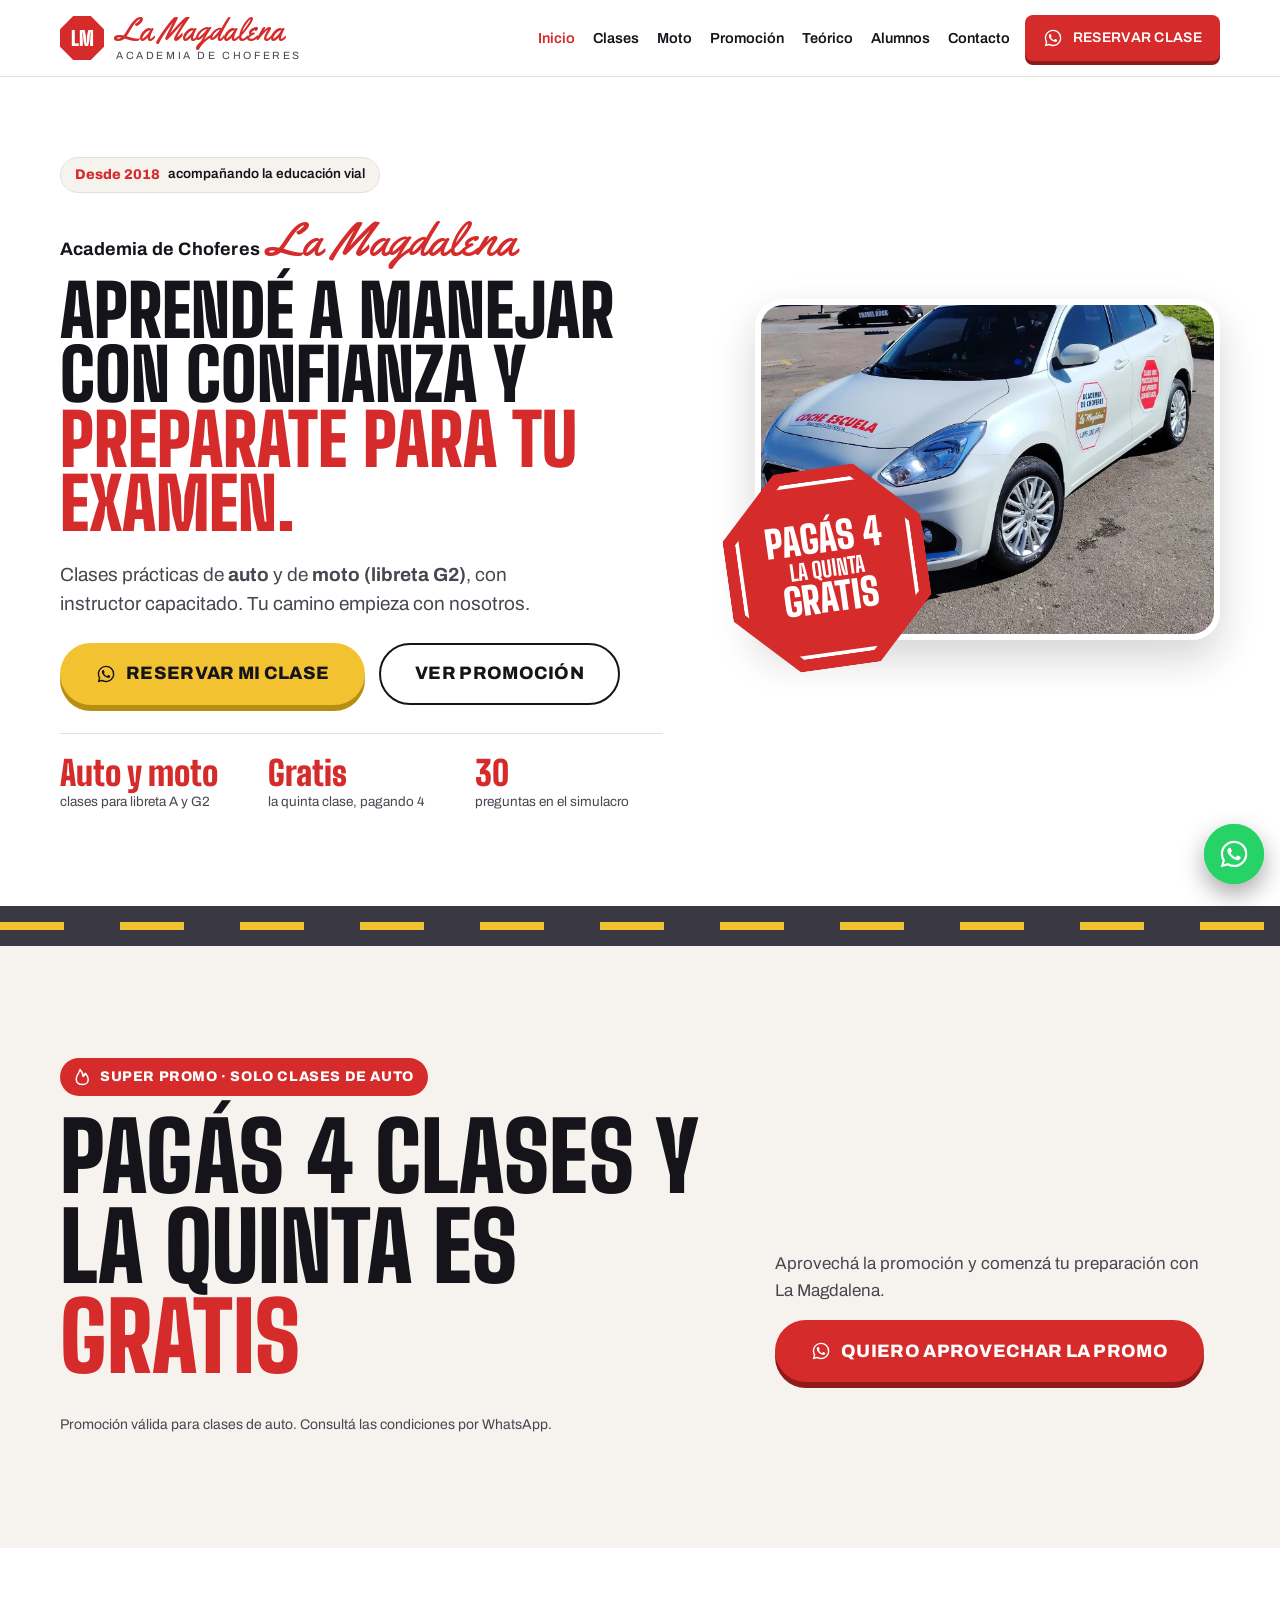
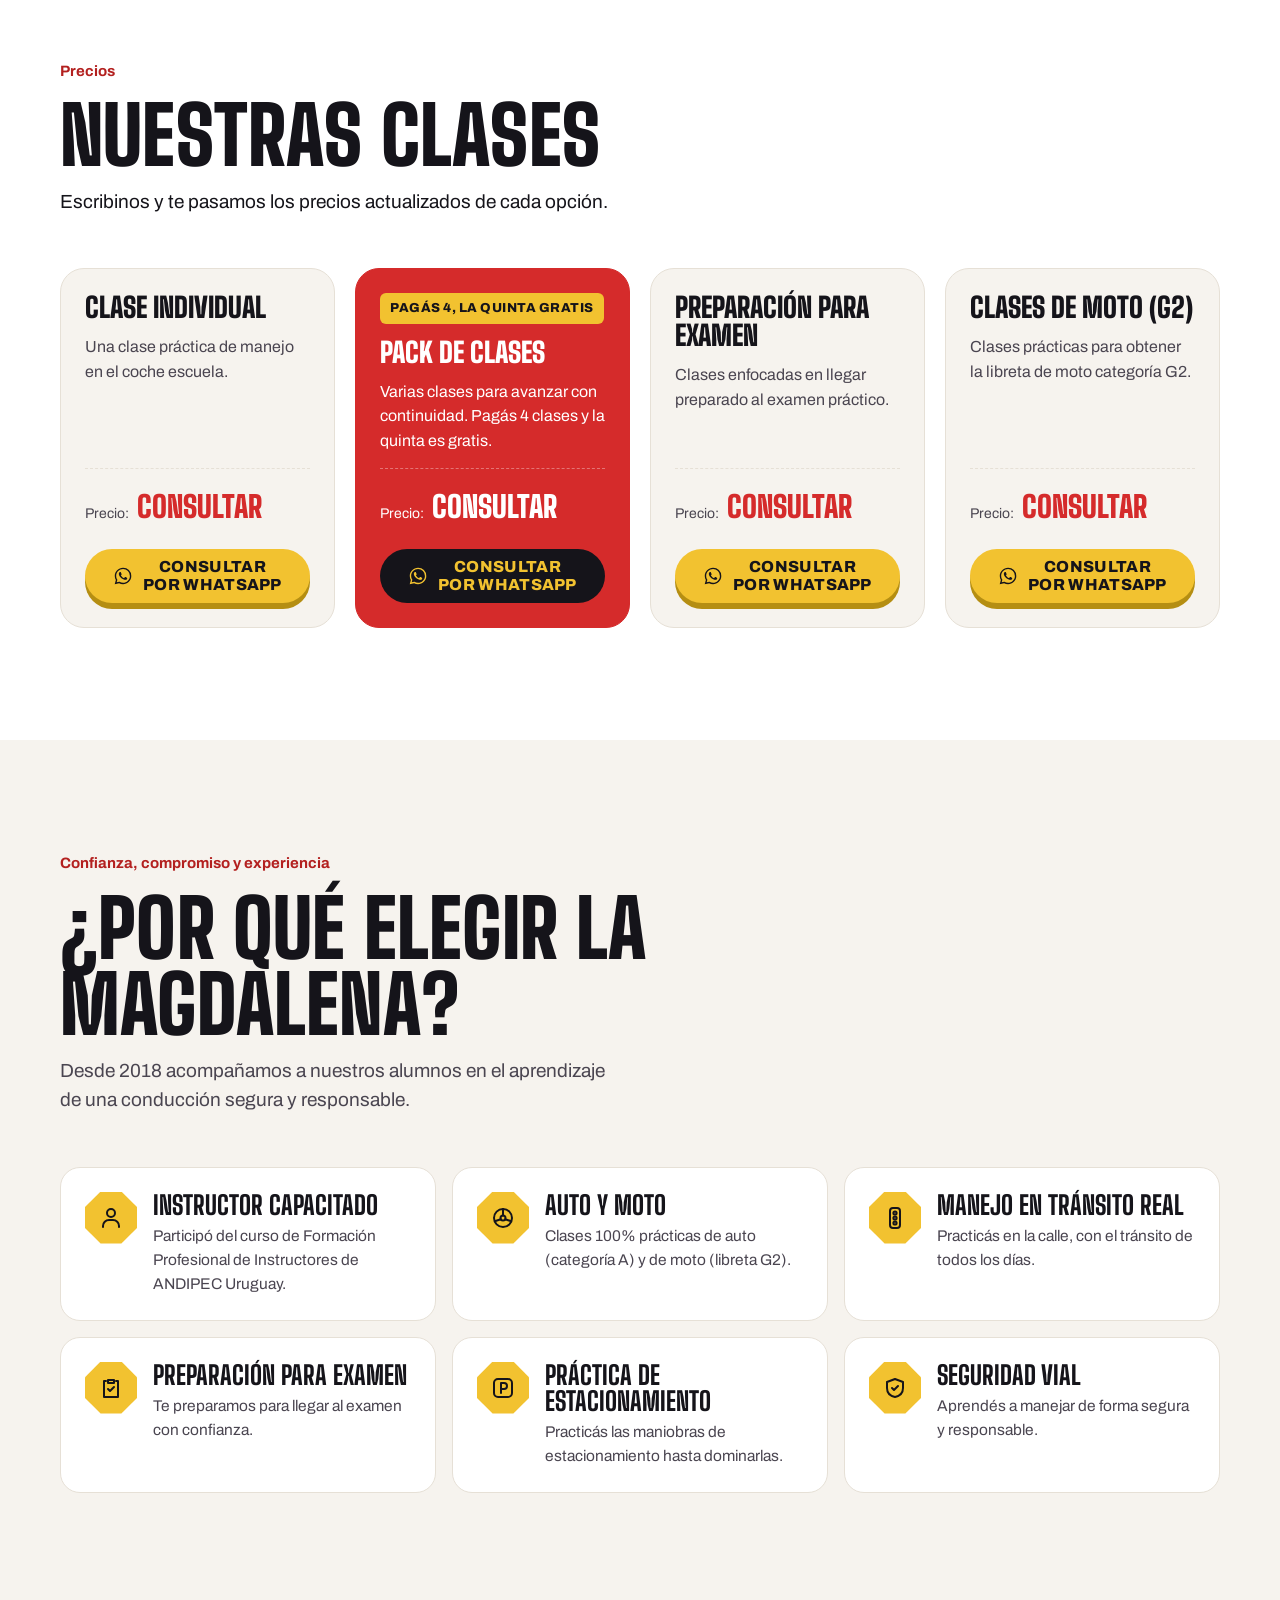
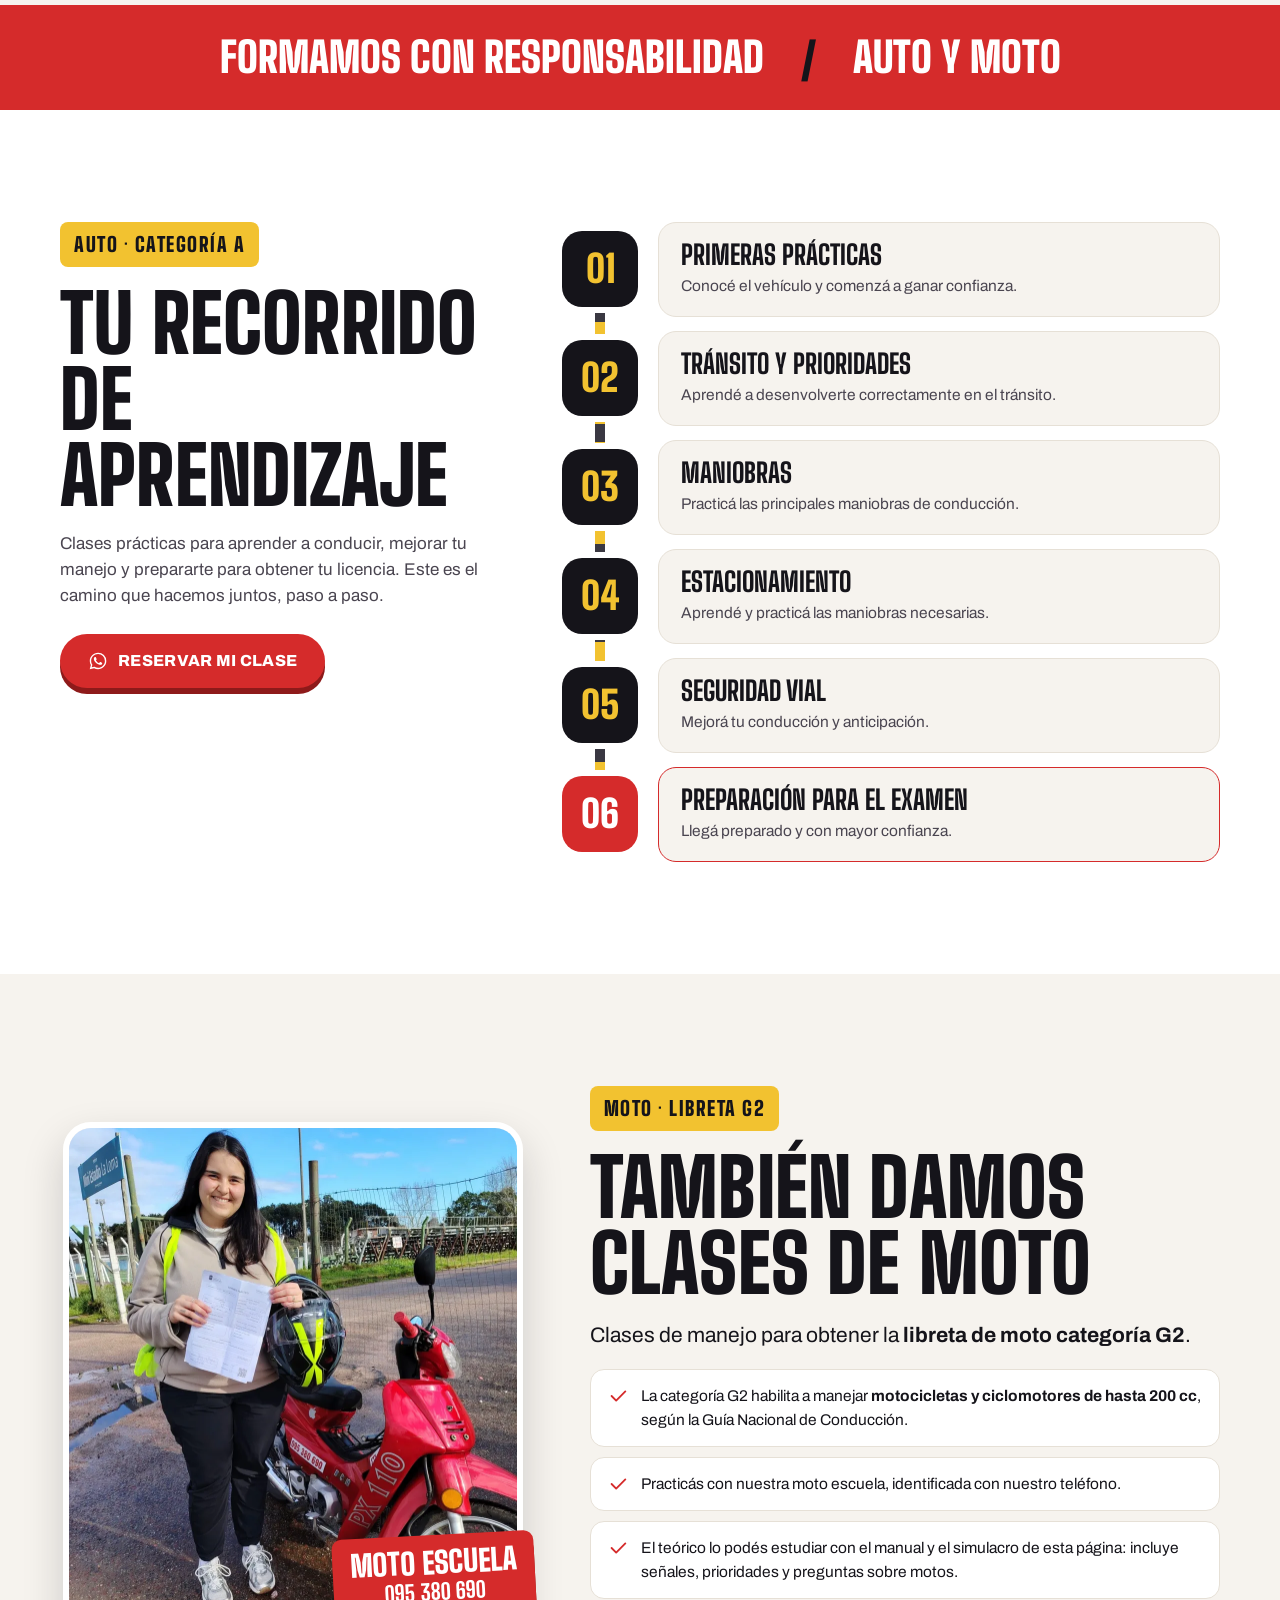
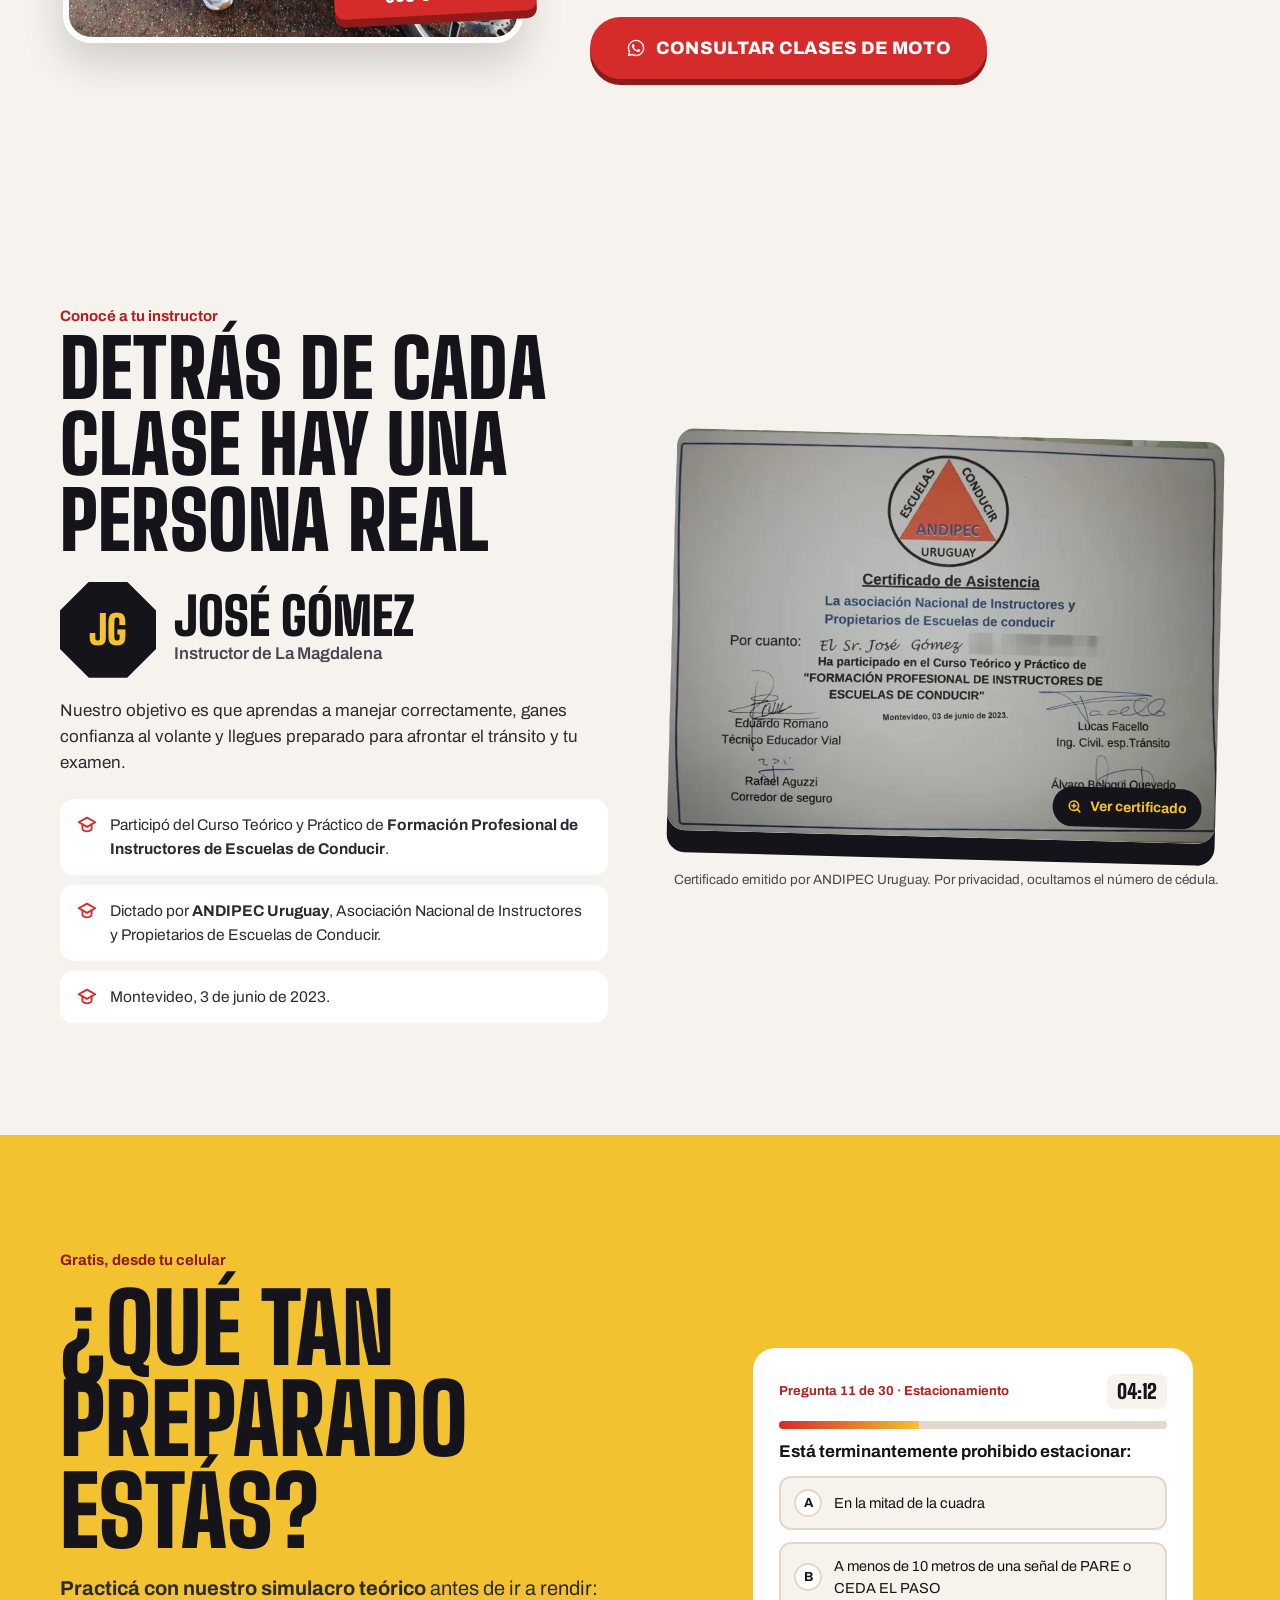
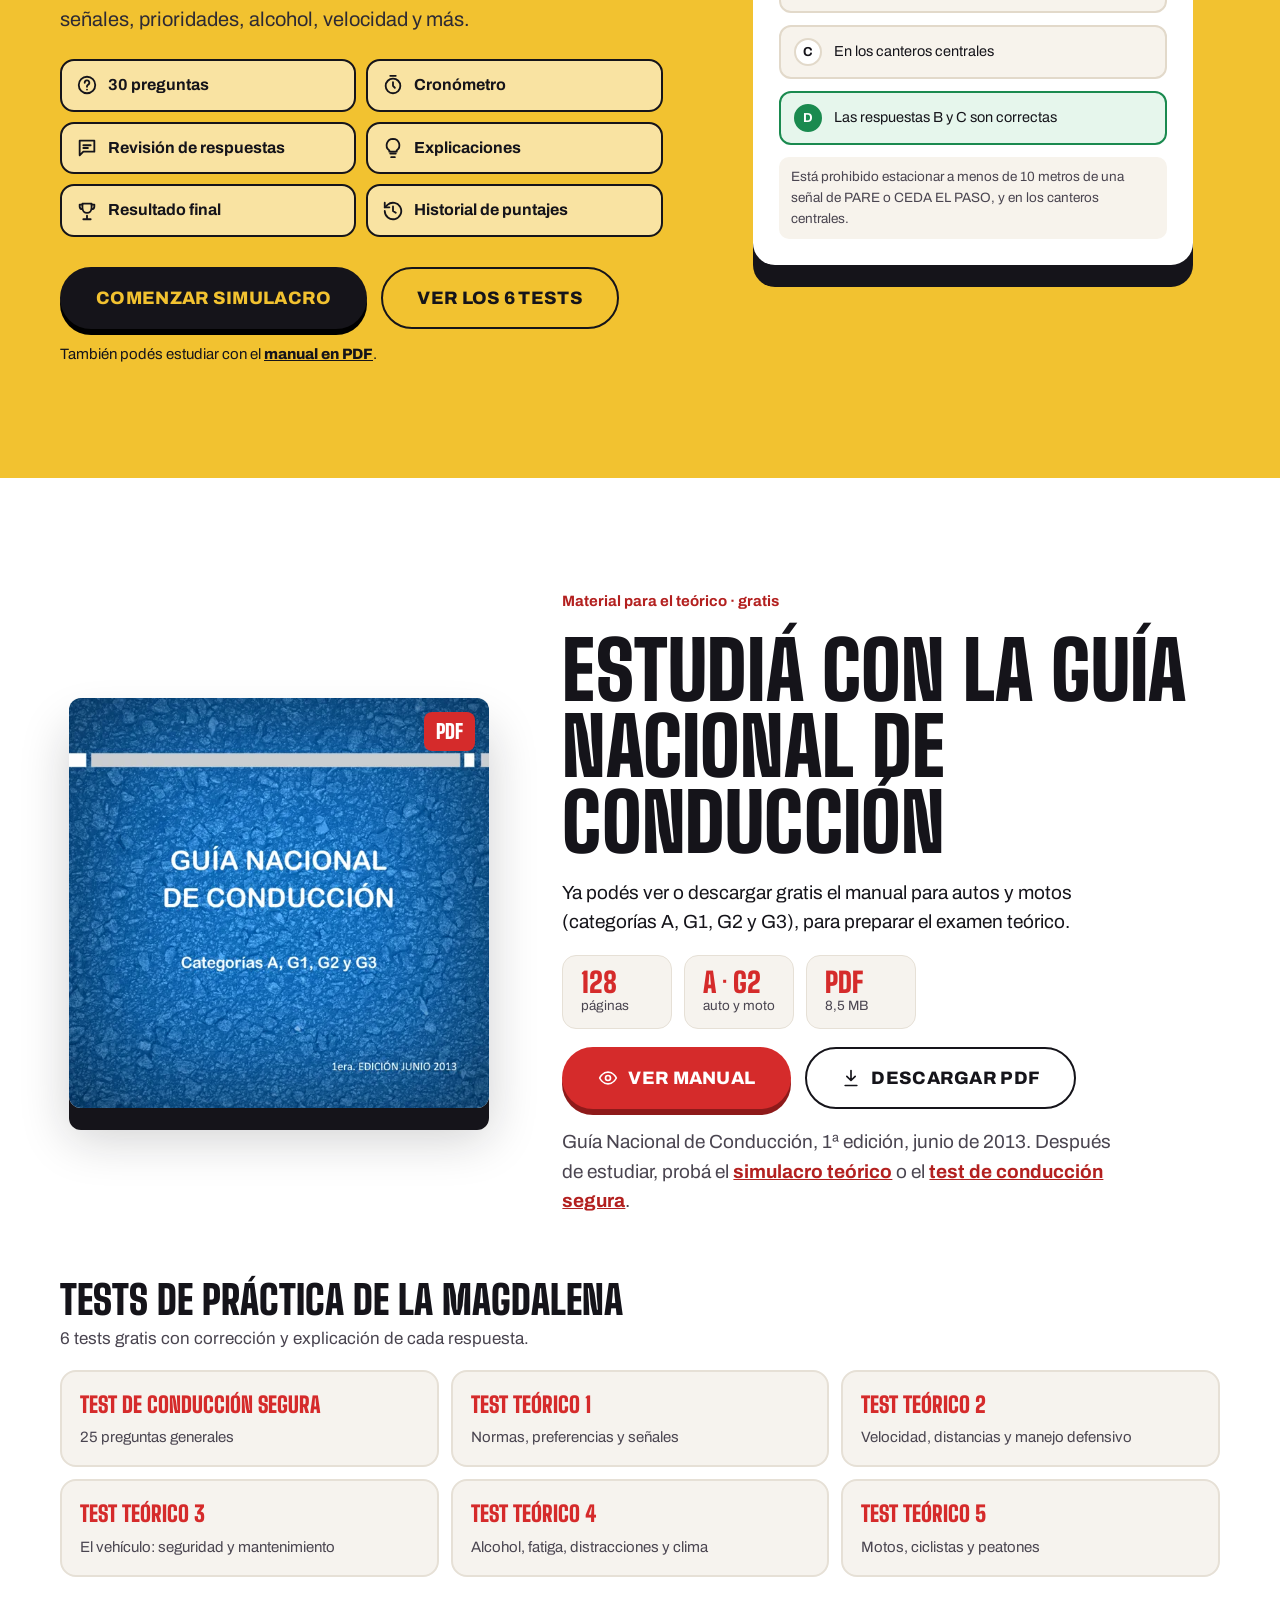
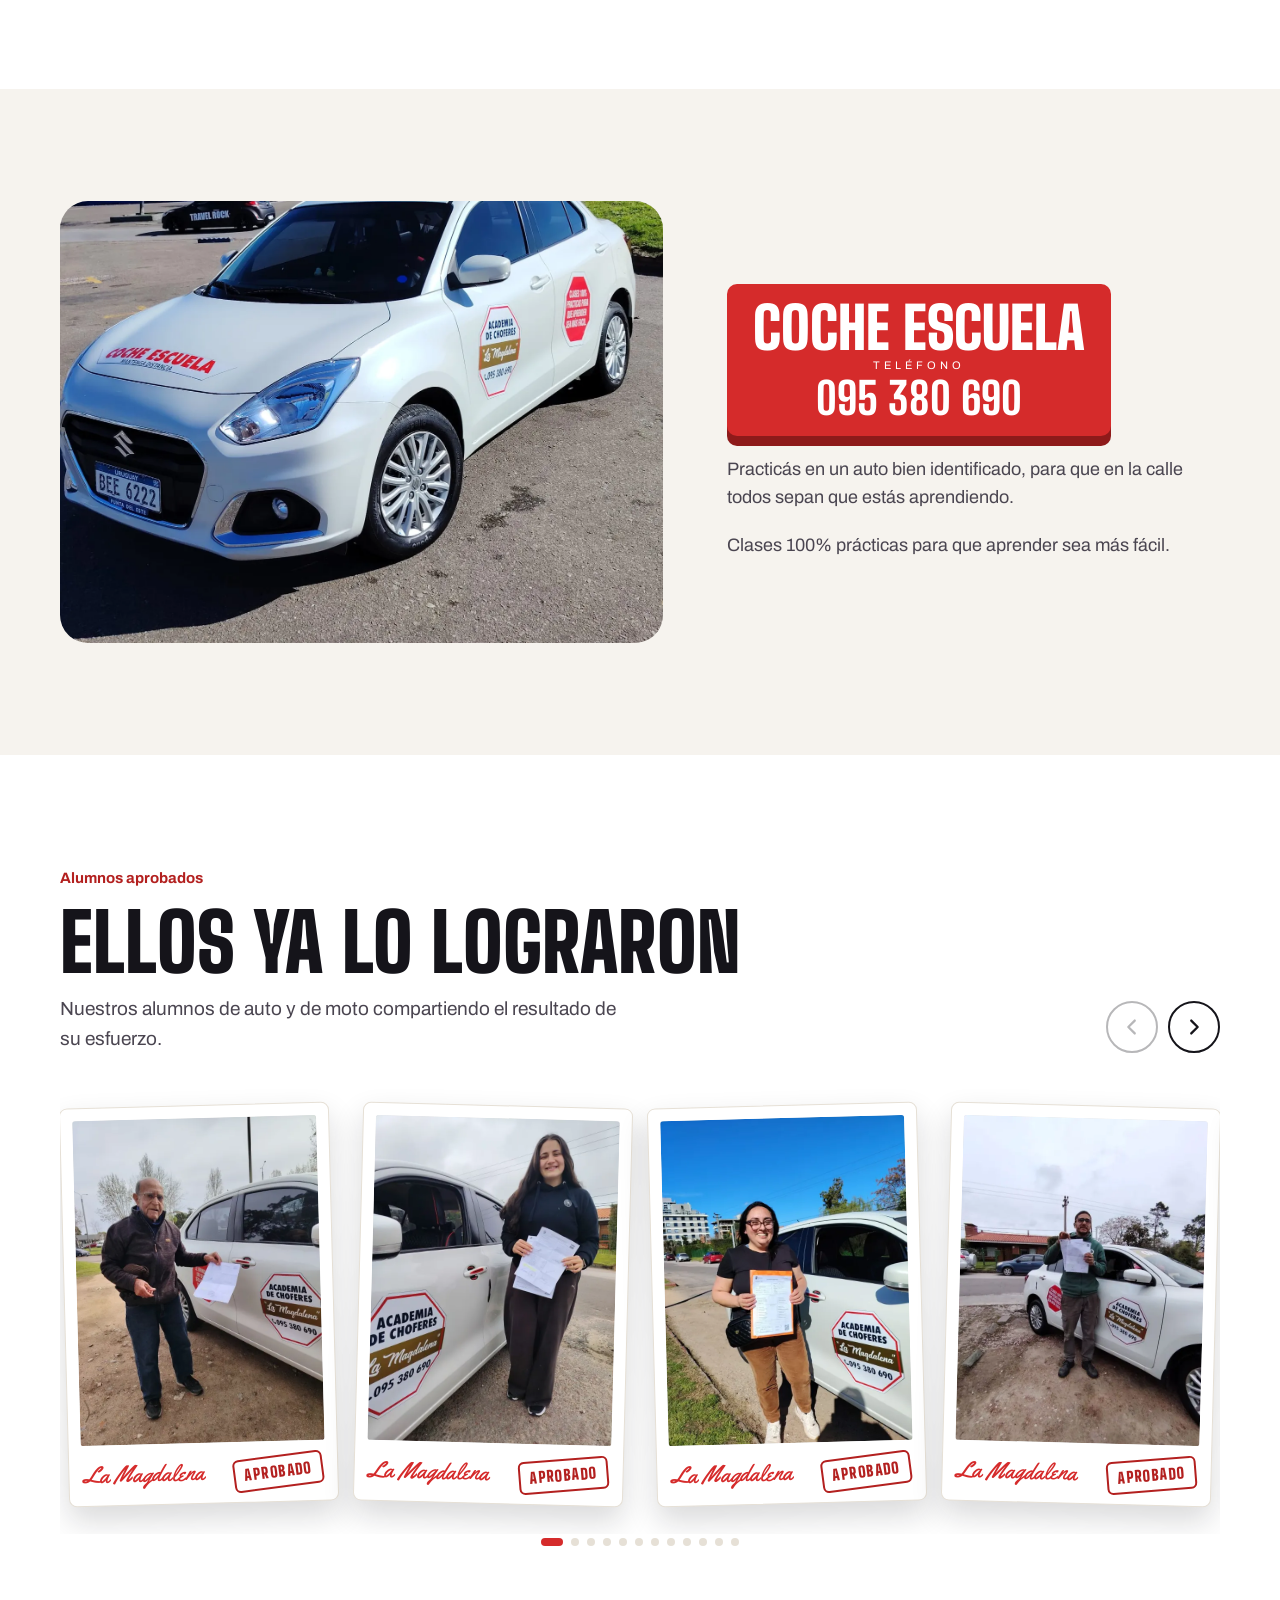
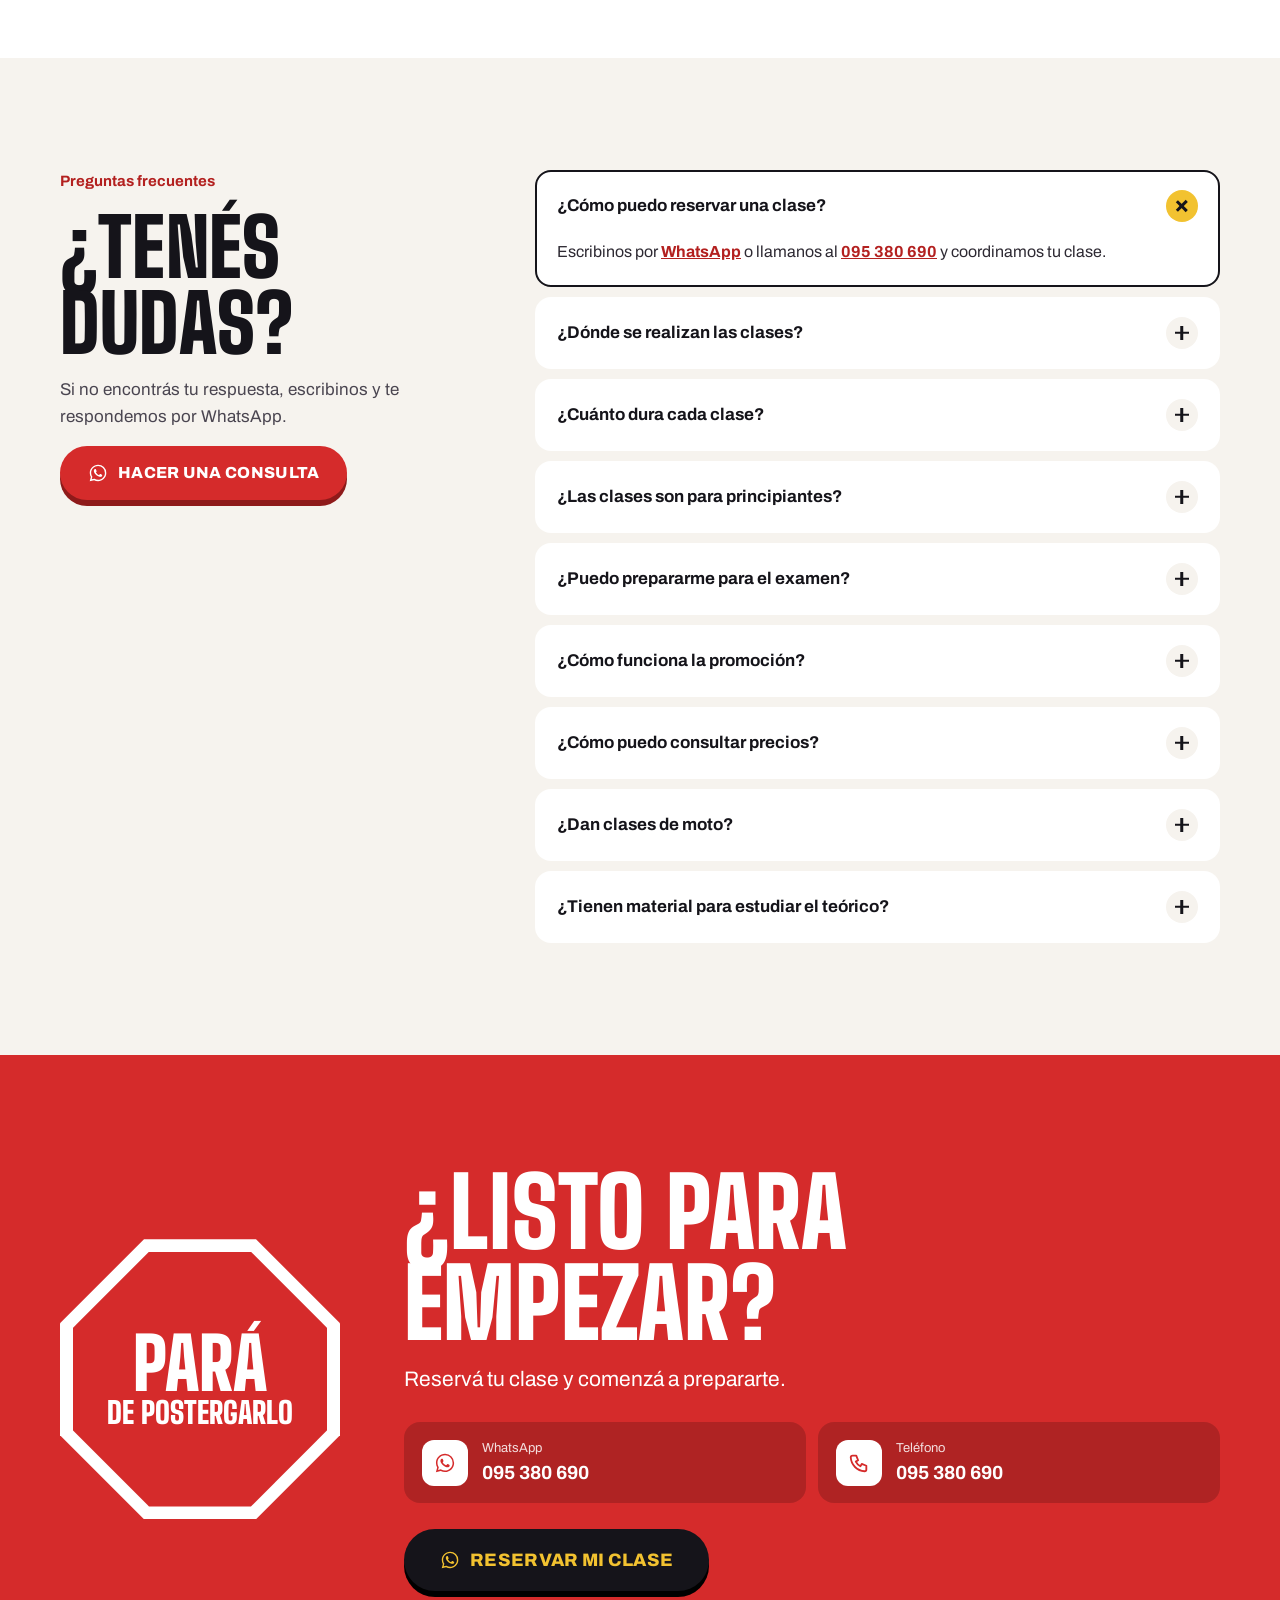
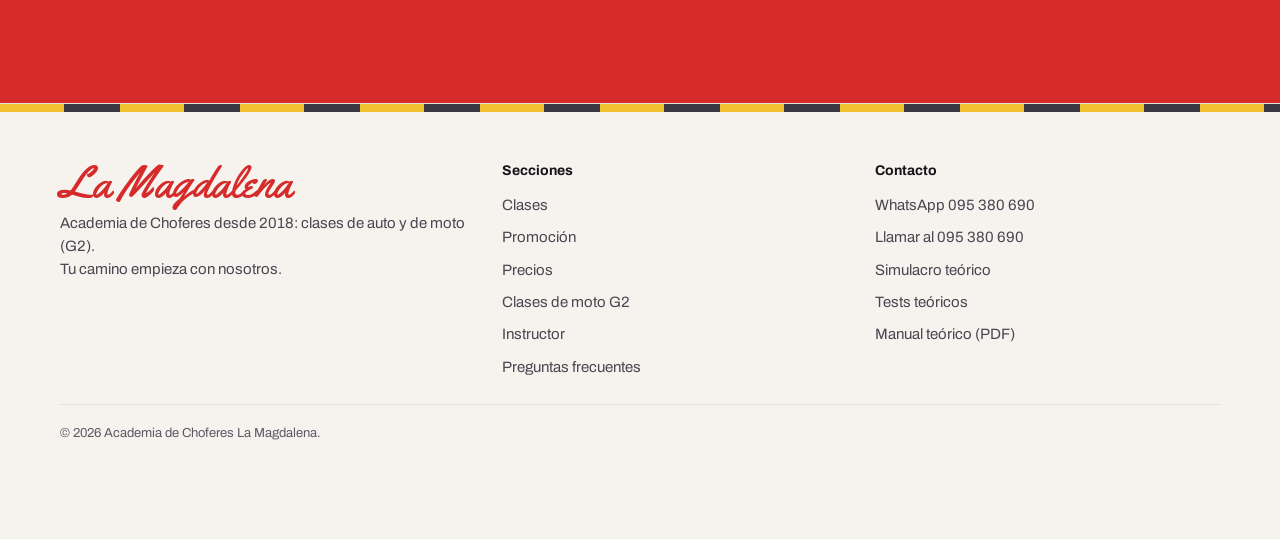
<file: index.html>
<!DOCTYPE html>
<html lang="es-UY">
<head>
<meta charset="UTF-8">
<meta name="viewport" content="width=device-width, initial-scale=1.0, viewport-fit=cover">
<title>Academia de Choferes La Magdalena | Clases de conducir auto y moto</title>
<meta name="description" content="Academia de Choferes La Magdalena, desde 2018. Clases prácticas de auto y de moto (libreta G2), preparación para el examen, simulacro teórico y manual gratis. Pagás 4 clases de auto y la quinta es gratis.">
<meta name="theme-color" content="#15141A">
<link rel="canonical" href="https://academia-la-magdalena.vercel.app/">
<meta property="og:type" content="website">
<meta property="og:locale" content="es_UY">
<meta property="og:site_name" content="Academia de Choferes La Magdalena">
<meta property="og:title" content="Academia de Choferes La Magdalena | Clases de conducir auto y moto">
<meta property="og:description" content="Desde 2018. Clases de auto y de moto (libreta G2), simulacro teórico y manual gratis. Pagás 4 clases y la quinta es gratis.">
<meta property="og:url" content="https://academia-la-magdalena.vercel.app/">
<meta property="og:image" content="https://academia-la-magdalena.vercel.app/assets/images/og-la-magdalena.jpg">
<meta property="og:image:width" content="1200">
<meta property="og:image:height" content="630">
<meta property="og:image:alt" content="Coche escuela de la Academia de Choferes La Magdalena">
<meta name="twitter:card" content="summary_large_image">
<link rel="icon" type="image/png" href="assets/images/icono.png">
<link rel="apple-touch-icon" href="assets/images/icono.png">
<link rel="preconnect" href="https://fonts.googleapis.com">
<link rel="preconnect" href="https://fonts.gstatic.com" crossorigin>
<link href="https://fonts.googleapis.com/css2?family=Big+Shoulders+Display:wght@800;900&family=Archivo:wght@400;500;600;700;800&family=Yellowtail&display=swap" rel="stylesheet">
<link rel="preload" as="image" href="assets/images/coche-escuela.webp" type="image/webp">
<link rel="stylesheet" href="styles.css">
<script>document.documentElement.classList.add('js');</script>
<script type="application/ld+json">
{"@context":"https://schema.org","@type":"DrivingSchool","name":"Academia de Choferes La Magdalena","url":"https://academia-la-magdalena.vercel.app/","telephone":"+598 95 380 690","image":"https://academia-la-magdalena.vercel.app/assets/images/og-la-magdalena.jpg","foundingDate":"2018","slogan":"Tu camino empieza con nosotros."}
</script>
</head>
<body>
<a class="salto" href="#contenido">Saltar al contenido</a>

<header class="nav" id="nav">
  <div class="contenedor nav-barra">
    <a href="#inicio" class="marca" aria-label="La Magdalena, Academia de Choferes. Ir al inicio">
      <span class="octo" aria-hidden="true">LM</span>
      <span class="marca-texto"><span class="script">La Magdalena</span><small>Academia de choferes</small></span>
    </a>
    <button class="hamburguesa" id="btn-menu" type="button" aria-expanded="false" aria-controls="menu" aria-label="Abrir menú"><span></span></button>
    <nav class="menu" id="menu" aria-label="Principal">
      <a href="#inicio">Inicio</a>
      <a href="#clases">Clases</a>
      <a href="#moto">Moto</a>
      <a href="#promo">Promoción</a>
      <a href="#simulacro">Teórico</a>
      <a href="#alumnos">Alumnos</a>
      <a href="#contacto">Contacto</a>
      <a href="https://wa.me/59895380690?text=Hola%2C%20quiero%20reservar%20una%20clase%20de%20manejo." class="btn btn-rojo" target="_blank" rel="noopener"><svg viewBox="0 0 24 24" fill="currentColor" aria-hidden="true"><path d="M12.04 2C6.58 2 2.13 6.45 2.13 11.91c0 1.75.46 3.45 1.32 4.95L2.05 22l5.25-1.38a9.9 9.9 0 0 0 4.74 1.21h.01c5.46 0 9.91-4.45 9.91-9.91A9.85 9.85 0 0 0 12.04 2zm0 18.15h-.01a8.2 8.2 0 0 1-4.19-1.15l-.3-.18-3.12.82.83-3.04-.2-.31a8.22 8.22 0 0 1-1.26-4.38c0-4.54 3.7-8.24 8.25-8.24 2.2 0 4.27.86 5.83 2.42a8.18 8.18 0 0 1 2.41 5.83c0 4.54-3.7 8.23-8.24 8.23zm4.52-6.16c-.25-.12-1.47-.72-1.69-.81-.23-.08-.39-.12-.56.13-.16.25-.64.81-.79.97-.14.17-.29.19-.54.06-.25-.12-1.05-.39-1.99-1.23-.74-.66-1.23-1.47-1.38-1.72-.14-.25-.02-.38.11-.51.11-.11.25-.29.37-.43.13-.15.17-.25.25-.42.08-.17.04-.31-.02-.43-.06-.12-.56-1.34-.76-1.84-.2-.48-.41-.42-.56-.43h-.48c-.17 0-.43.06-.66.31-.22.25-.86.85-.86 2.07s.89 2.4 1.01 2.56c.12.17 1.75 2.67 4.23 3.74.59.26 1.05.41 1.41.52.59.19 1.13.16 1.56.1.48-.07 1.47-.6 1.67-1.18.21-.58.21-1.07.14-1.18-.06-.1-.22-.16-.47-.29z"/></svg>Reservar clase</a>
    </nav>
  </div>
</header>

<main id="contenido">

  <!-- ================= HERO ================= -->
  <section id="inicio" class="hero">
    <div class="contenedor hero-grid">
      <div class="hero-texto">
        <span class="sello-2018"><b>Desde 2018</b><span>acompañando la educación vial</span></span>
        <h1>
          <span class="h1-marca">Academia de Choferes <b>La Magdalena</b></span>
          <span class="h1-frase">Aprendé a manejar con confianza y <em>preparate para tu examen.</em></span>
        </h1>
        <p class="hero-sub">Clases prácticas de <strong>auto</strong> y de <strong>moto (libreta G2)</strong>, con instructor capacitado. Tu camino empieza con nosotros.</p>
        <div class="botones">
          <a href="https://wa.me/59895380690?text=Hola%2C%20quiero%20reservar%20una%20clase%20de%20manejo." class="btn btn-amarillo btn-grande" target="_blank" rel="noopener"><svg viewBox="0 0 24 24" fill="currentColor" aria-hidden="true"><path d="M12.04 2C6.58 2 2.13 6.45 2.13 11.91c0 1.75.46 3.45 1.32 4.95L2.05 22l5.25-1.38a9.9 9.9 0 0 0 4.74 1.21h.01c5.46 0 9.91-4.45 9.91-9.91A9.85 9.85 0 0 0 12.04 2zm0 18.15h-.01a8.2 8.2 0 0 1-4.19-1.15l-.3-.18-3.12.82.83-3.04-.2-.31a8.22 8.22 0 0 1-1.26-4.38c0-4.54 3.7-8.24 8.25-8.24 2.2 0 4.27.86 5.83 2.42a8.18 8.18 0 0 1 2.41 5.83c0 4.54-3.7 8.23-8.24 8.23zm4.52-6.16c-.25-.12-1.47-.72-1.69-.81-.23-.08-.39-.12-.56.13-.16.25-.64.81-.79.97-.14.17-.29.19-.54.06-.25-.12-1.05-.39-1.99-1.23-.74-.66-1.23-1.47-1.38-1.72-.14-.25-.02-.38.11-.51.11-.11.25-.29.37-.43.13-.15.17-.25.25-.42.08-.17.04-.31-.02-.43-.06-.12-.56-1.34-.76-1.84-.2-.48-.41-.42-.56-.43h-.48c-.17 0-.43.06-.66.31-.22.25-.86.85-.86 2.07s.89 2.4 1.01 2.56c.12.17 1.75 2.67 4.23 3.74.59.26 1.05.41 1.41.52.59.19 1.13.16 1.56.1.48-.07 1.47-.6 1.67-1.18.21-.58.21-1.07.14-1.18-.06-.1-.22-.16-.47-.29z"/></svg>Reservar mi clase</a>
          <a href="#promo" class="btn btn-borde btn-grande">Ver promoción</a>
        </div>
        <div class="hero-datos" aria-label="La Magdalena en datos">
          <div class="dato"><b>Auto y moto</b><span>clases para libreta A y G2</span></div>
          <div class="dato"><b>Gratis</b><span>la quinta clase, pagando 4</span></div>
          <div class="dato"><b data-contar="30">30</b><span>preguntas en el simulacro</span></div>
        </div>
      </div>
      <div class="hero-foto">
        <picture>
          <source srcset="assets/images/coche-escuela.webp" type="image/webp">
          <img src="assets/images/coche-escuela.jpg" width="1400" height="1027" alt="Coche escuela blanco de la Academia de Choferes La Magdalena" fetchpriority="high">
        </picture>
        <a class="sello-promo" href="#promo" aria-label="Ver promo: pagás 4 clases y la quinta es gratis"><div><span class="s1">Pagás 4</span><span class="s2">la quinta</span><span class="s3">gratis</span></div></a>
      </div>
    </div>
    <div class="hero-ruta" aria-hidden="true"><div class="ruta-linea"></div></div>
  </section>

  <!-- ================= PROMO ================= -->
  <section id="promo" class="seccion promo">
    <div class="contenedor">
      <div class="promo-cabecera">
        <div class="revelar">
          <span class="chip-promo"><svg viewBox="0 0 24 24" fill="none" stroke="currentColor" stroke-width="2" stroke-linecap="round" stroke-linejoin="round" aria-hidden="true"><path d="M12 22c4 0 7-2.7 7-7 0-3.5-2.5-6.2-4-8-.4 2-1.5 3.2-3 4 .3-3.4-1.4-6.2-4-9 0 4-5 6.5-5 13 0 4.3 3.4 7 9 7z"/></svg>Super promo · solo clases de auto</span>
          <h2 class="display">Pagás 4 clases y la quinta es <span class="mas">gratis</span></h2>
        </div>
        <div class="promo-lado revelar">
                    <p>Aprovechá la promoción y comenzá tu preparación con La Magdalena.</p>
          <a href="https://wa.me/59895380690?text=Hola%2C%20quiero%20aprovechar%20la%20promo%3A%20pago%204%20clases%20y%20la%20quinta%20es%20gratis." class="btn btn-rojo btn-grande" target="_blank" rel="noopener"><svg viewBox="0 0 24 24" fill="currentColor" aria-hidden="true"><path d="M12.04 2C6.58 2 2.13 6.45 2.13 11.91c0 1.75.46 3.45 1.32 4.95L2.05 22l5.25-1.38a9.9 9.9 0 0 0 4.74 1.21h.01c5.46 0 9.91-4.45 9.91-9.91A9.85 9.85 0 0 0 12.04 2zm0 18.15h-.01a8.2 8.2 0 0 1-4.19-1.15l-.3-.18-3.12.82.83-3.04-.2-.31a8.22 8.22 0 0 1-1.26-4.38c0-4.54 3.7-8.24 8.25-8.24 2.2 0 4.27.86 5.83 2.42a8.18 8.18 0 0 1 2.41 5.83c0 4.54-3.7 8.23-8.24 8.23zm4.52-6.16c-.25-.12-1.47-.72-1.69-.81-.23-.08-.39-.12-.56.13-.16.25-.64.81-.79.97-.14.17-.29.19-.54.06-.25-.12-1.05-.39-1.99-1.23-.74-.66-1.23-1.47-1.38-1.72-.14-.25-.02-.38.11-.51.11-.11.25-.29.37-.43.13-.15.17-.25.25-.42.08-.17.04-.31-.02-.43-.06-.12-.56-1.34-.76-1.84-.2-.48-.41-.42-.56-.43h-.48c-.17 0-.43.06-.66.31-.22.25-.86.85-.86 2.07s.89 2.4 1.01 2.56c.12.17 1.75 2.67 4.23 3.74.59.26 1.05.41 1.41.52.59.19 1.13.16 1.56.1.48-.07 1.47-.6 1.67-1.18.21-.58.21-1.07.14-1.18-.06-.1-.22-.16-.47-.29z"/></svg>Quiero aprovechar la promo</a>
        </div>
      </div>
      <p class="promo-condicion">Promoción válida para clases de auto. Consultá las condiciones por WhatsApp.</p>
    </div>
  </section>

  <!-- ================= PRECIOS ================= -->
  <section id="precios" class="seccion precios">
    <div class="contenedor">
      <div class="intro revelar">
        <span class="etiqueta">Precios</span>
        <h2 class="display h2">Nuestras clases</h2>
        <p class="suave">Escribinos y te pasamos los precios actualizados de cada opción.</p>
      </div>
      <div class="planes">
          <article class="plan revelar">
            
            <h3>Clase individual</h3>
            <p>Una clase práctica de manejo en el coche escuela.</p>
            <!-- PRECIO: reemplazá "Consultar" por el precio real, por ejemplo: <b>$ 0000</b> -->
            <div class="precio"><span>Precio:</span><b>Consultar</b></div>
            <a class="btn btn-amarillo btn-bloque" href="https://wa.me/59895380690?text=Hola%2C%20quiero%20consultar%20el%20precio%20de%3A%20Clase%20individual" target="_blank" rel="noopener"><svg viewBox="0 0 24 24" fill="currentColor" aria-hidden="true"><path d="M12.04 2C6.58 2 2.13 6.45 2.13 11.91c0 1.75.46 3.45 1.32 4.95L2.05 22l5.25-1.38a9.9 9.9 0 0 0 4.74 1.21h.01c5.46 0 9.91-4.45 9.91-9.91A9.85 9.85 0 0 0 12.04 2zm0 18.15h-.01a8.2 8.2 0 0 1-4.19-1.15l-.3-.18-3.12.82.83-3.04-.2-.31a8.22 8.22 0 0 1-1.26-4.38c0-4.54 3.7-8.24 8.25-8.24 2.2 0 4.27.86 5.83 2.42a8.18 8.18 0 0 1 2.41 5.83c0 4.54-3.7 8.23-8.24 8.23zm4.52-6.16c-.25-.12-1.47-.72-1.69-.81-.23-.08-.39-.12-.56.13-.16.25-.64.81-.79.97-.14.17-.29.19-.54.06-.25-.12-1.05-.39-1.99-1.23-.74-.66-1.23-1.47-1.38-1.72-.14-.25-.02-.38.11-.51.11-.11.25-.29.37-.43.13-.15.17-.25.25-.42.08-.17.04-.31-.02-.43-.06-.12-.56-1.34-.76-1.84-.2-.48-.41-.42-.56-.43h-.48c-.17 0-.43.06-.66.31-.22.25-.86.85-.86 2.07s.89 2.4 1.01 2.56c.12.17 1.75 2.67 4.23 3.74.59.26 1.05.41 1.41.52.59.19 1.13.16 1.56.1.48-.07 1.47-.6 1.67-1.18.21-.58.21-1.07.14-1.18-.06-.1-.22-.16-.47-.29z"/></svg>Consultar por WhatsApp</a>
          </article>
          <article class="plan plan-promo revelar">
            <span class="marcador">Pagás 4, la quinta gratis</span>
            <h3>Pack de clases</h3>
            <p>Varias clases para avanzar con continuidad. Pagás 4 clases y la quinta es gratis.</p>
            <!-- PRECIO: reemplazá "Consultar" por el precio real, por ejemplo: <b>$ 0000</b> -->
            <div class="precio"><span>Precio:</span><b>Consultar</b></div>
            <a class="btn btn-negro btn-bloque" href="https://wa.me/59895380690?text=Hola%2C%20quiero%20consultar%20el%20precio%20de%3A%20Pack%20de%20clases" target="_blank" rel="noopener"><svg viewBox="0 0 24 24" fill="currentColor" aria-hidden="true"><path d="M12.04 2C6.58 2 2.13 6.45 2.13 11.91c0 1.75.46 3.45 1.32 4.95L2.05 22l5.25-1.38a9.9 9.9 0 0 0 4.74 1.21h.01c5.46 0 9.91-4.45 9.91-9.91A9.85 9.85 0 0 0 12.04 2zm0 18.15h-.01a8.2 8.2 0 0 1-4.19-1.15l-.3-.18-3.12.82.83-3.04-.2-.31a8.22 8.22 0 0 1-1.26-4.38c0-4.54 3.7-8.24 8.25-8.24 2.2 0 4.27.86 5.83 2.42a8.18 8.18 0 0 1 2.41 5.83c0 4.54-3.7 8.23-8.24 8.23zm4.52-6.16c-.25-.12-1.47-.72-1.69-.81-.23-.08-.39-.12-.56.13-.16.25-.64.81-.79.97-.14.17-.29.19-.54.06-.25-.12-1.05-.39-1.99-1.23-.74-.66-1.23-1.47-1.38-1.72-.14-.25-.02-.38.11-.51.11-.11.25-.29.37-.43.13-.15.17-.25.25-.42.08-.17.04-.31-.02-.43-.06-.12-.56-1.34-.76-1.84-.2-.48-.41-.42-.56-.43h-.48c-.17 0-.43.06-.66.31-.22.25-.86.85-.86 2.07s.89 2.4 1.01 2.56c.12.17 1.75 2.67 4.23 3.74.59.26 1.05.41 1.41.52.59.19 1.13.16 1.56.1.48-.07 1.47-.6 1.67-1.18.21-.58.21-1.07.14-1.18-.06-.1-.22-.16-.47-.29z"/></svg>Consultar por WhatsApp</a>
          </article>
          <article class="plan revelar">
            
            <h3>Preparación para examen</h3>
            <p>Clases enfocadas en llegar preparado al examen práctico.</p>
            <!-- PRECIO: reemplazá "Consultar" por el precio real, por ejemplo: <b>$ 0000</b> -->
            <div class="precio"><span>Precio:</span><b>Consultar</b></div>
            <a class="btn btn-amarillo btn-bloque" href="https://wa.me/59895380690?text=Hola%2C%20quiero%20consultar%20el%20precio%20de%3A%20Preparaci%C3%B3n%20para%20examen" target="_blank" rel="noopener"><svg viewBox="0 0 24 24" fill="currentColor" aria-hidden="true"><path d="M12.04 2C6.58 2 2.13 6.45 2.13 11.91c0 1.75.46 3.45 1.32 4.95L2.05 22l5.25-1.38a9.9 9.9 0 0 0 4.74 1.21h.01c5.46 0 9.91-4.45 9.91-9.91A9.85 9.85 0 0 0 12.04 2zm0 18.15h-.01a8.2 8.2 0 0 1-4.19-1.15l-.3-.18-3.12.82.83-3.04-.2-.31a8.22 8.22 0 0 1-1.26-4.38c0-4.54 3.7-8.24 8.25-8.24 2.2 0 4.27.86 5.83 2.42a8.18 8.18 0 0 1 2.41 5.83c0 4.54-3.7 8.23-8.24 8.23zm4.52-6.16c-.25-.12-1.47-.72-1.69-.81-.23-.08-.39-.12-.56.13-.16.25-.64.81-.79.97-.14.17-.29.19-.54.06-.25-.12-1.05-.39-1.99-1.23-.74-.66-1.23-1.47-1.38-1.72-.14-.25-.02-.38.11-.51.11-.11.25-.29.37-.43.13-.15.17-.25.25-.42.08-.17.04-.31-.02-.43-.06-.12-.56-1.34-.76-1.84-.2-.48-.41-.42-.56-.43h-.48c-.17 0-.43.06-.66.31-.22.25-.86.85-.86 2.07s.89 2.4 1.01 2.56c.12.17 1.75 2.67 4.23 3.74.59.26 1.05.41 1.41.52.59.19 1.13.16 1.56.1.48-.07 1.47-.6 1.67-1.18.21-.58.21-1.07.14-1.18-.06-.1-.22-.16-.47-.29z"/></svg>Consultar por WhatsApp</a>
          </article>

          <article class="plan revelar">
            <h3>Clases de moto (G2)</h3>
            <p>Clases prácticas para obtener la libreta de moto categoría G2.</p>
            <!-- PRECIO: reemplazá "Consultar" por el precio real, por ejemplo: <b>$ 0000</b> -->
            <div class="precio"><span>Precio:</span><b>Consultar</b></div>
            <a class="btn btn-amarillo btn-bloque" href="https://wa.me/59895380690?text=Hola%2C%20quiero%20consultar%20el%20precio%20de%3A%20Clases%20de%20moto%20%28libreta%20G2%29" target="_blank" rel="noopener"><svg viewBox="0 0 24 24" fill="currentColor" aria-hidden="true"><path d="M12.04 2C6.58 2 2.13 6.45 2.13 11.91c0 1.75.46 3.45 1.32 4.95L2.05 22l5.25-1.38a9.9 9.9 0 0 0 4.74 1.21h.01c5.46 0 9.91-4.45 9.91-9.91A9.85 9.85 0 0 0 12.04 2zm0 18.15h-.01a8.2 8.2 0 0 1-4.19-1.15l-.3-.18-3.12.82.83-3.04-.2-.31a8.22 8.22 0 0 1-1.26-4.38c0-4.54 3.7-8.24 8.25-8.24 2.2 0 4.27.86 5.83 2.42a8.18 8.18 0 0 1 2.41 5.83c0 4.54-3.7 8.23-8.24 8.23zm4.52-6.16c-.25-.12-1.47-.72-1.69-.81-.23-.08-.39-.12-.56.13-.16.25-.64.81-.79.97-.14.17-.29.19-.54.06-.25-.12-1.05-.39-1.99-1.23-.74-.66-1.23-1.47-1.38-1.72-.14-.25-.02-.38.11-.51.11-.11.25-.29.37-.43.13-.15.17-.25.25-.42.08-.17.04-.31-.02-.43-.06-.12-.56-1.34-.76-1.84-.2-.48-.41-.42-.56-.43h-.48c-.17 0-.43.06-.66.31-.22.25-.86.85-.86 2.07s.89 2.4 1.01 2.56c.12.17 1.75 2.67 4.23 3.74.59.26 1.05.41 1.41.52.59.19 1.13.16 1.56.1.48-.07 1.47-.6 1.67-1.18.21-.58.21-1.07.14-1.18-.06-.1-.22-.16-.47-.29z"/></svg>Consultar por WhatsApp</a>
          </article>
      </div>
    </div>
  </section>

  <!-- ================= POR QUÉ ================= -->
  <section id="por-que" class="seccion porque">
    <div class="contenedor">
      <div class="intro revelar">
        <span class="etiqueta">Confianza, compromiso y experiencia</span>
        <h2 class="display h2">¿Por qué elegir La Magdalena?</h2>
        <p style="color:var(--texto-suave)">Desde 2018 acompañamos a nuestros alumnos en el aprendizaje de una conducción segura y responsable.</p>
      </div>
      <div class="ventajas">
          <article class="ventaja revelar"><span class="ico"><svg viewBox="0 0 24 24" fill="none" stroke="currentColor" stroke-width="2" stroke-linecap="round" stroke-linejoin="round" aria-hidden="true"><circle cx="12" cy="7" r="4"/><path d="M4 21v-1a6 6 0 0 1 6-6h4a6 6 0 0 1 6 6v1"/></svg></span><div><h3>Instructor capacitado</h3><p>Participó del curso de Formación Profesional de Instructores de ANDIPEC Uruguay.</p></div></article>
          <article class="ventaja revelar"><span class="ico"><svg viewBox="0 0 24 24" fill="none" stroke="currentColor" stroke-width="2" stroke-linecap="round" stroke-linejoin="round" aria-hidden="true"><circle cx="12" cy="12" r="9"/><circle cx="12" cy="12" r="2.5"/><path d="M12 3v6.5M4.5 15l5.3-1.8M19.5 15l-5.3-1.8"/></svg></span><div><h3>Auto y moto</h3><p>Clases 100% prácticas de auto (categoría A) y de moto (libreta G2).</p></div></article>
          <article class="ventaja revelar"><span class="ico"><svg viewBox="0 0 24 24" fill="none" stroke="currentColor" stroke-width="2" stroke-linecap="round" stroke-linejoin="round" aria-hidden="true"><rect x="7" y="2" width="10" height="20" rx="3"/><circle cx="12" cy="7" r="1.6"/><circle cx="12" cy="12" r="1.6"/><circle cx="12" cy="17" r="1.6"/></svg></span><div><h3>Manejo en tránsito real</h3><p>Practicás en la calle, con el tránsito de todos los días.</p></div></article>
          <article class="ventaja revelar"><span class="ico"><svg viewBox="0 0 24 24" fill="none" stroke="currentColor" stroke-width="2" stroke-linecap="round" stroke-linejoin="round" aria-hidden="true"><path d="M9 4h6v3H9z"/><path d="M7 5H5v16h14V5h-2"/><path d="M9 13l2 2 4-4"/></svg></span><div><h3>Preparación para examen</h3><p>Te preparamos para llegar al examen con confianza.</p></div></article>
          <article class="ventaja revelar"><span class="ico"><svg viewBox="0 0 24 24" fill="none" stroke="currentColor" stroke-width="2" stroke-linecap="round" stroke-linejoin="round" aria-hidden="true"><rect x="3" y="3" width="18" height="18" rx="4"/><path d="M10 17V7h3a3 3 0 0 1 0 6h-3"/></svg></span><div><h3>Práctica de estacionamiento</h3><p>Practicás las maniobras de estacionamiento hasta dominarlas.</p></div></article>
          <article class="ventaja revelar"><span class="ico"><svg viewBox="0 0 24 24" fill="none" stroke="currentColor" stroke-width="2" stroke-linecap="round" stroke-linejoin="round" aria-hidden="true"><path d="M12 3l8 3v6c0 5-3.5 8-8 9-4.5-1-8-4-8-9V6z"/><path d="M9 12l2 2 4-4"/></svg></span><div><h3>Seguridad vial</h3><p>Aprendés a manejar de forma segura y responsable.</p></div></article>
      </div>
    </div>
  </section>

  <div class="banda" aria-hidden="true"><span>Formamos con responsabilidad</span><i>/</i><span>Auto y moto</span></div>

  <!-- ================= CLASES / RECORRIDO ================= -->
  <section id="clases" class="seccion clases">
    <div class="contenedor clases-grid">
      <div class="clases-lado revelar">
        <span class="cat">AUTO · CATEGORÍA A</span>
        <h2 class="display h2">Tu recorrido de aprendizaje</h2>
        <p>Clases prácticas para aprender a conducir, mejorar tu manejo y prepararte para obtener tu licencia. Este es el camino que hacemos juntos, paso a paso.</p>
        <a href="https://wa.me/59895380690?text=Hola%2C%20quiero%20reservar%20una%20clase%20de%20manejo." class="btn btn-rojo" target="_blank" rel="noopener"><svg viewBox="0 0 24 24" fill="currentColor" aria-hidden="true"><path d="M12.04 2C6.58 2 2.13 6.45 2.13 11.91c0 1.75.46 3.45 1.32 4.95L2.05 22l5.25-1.38a9.9 9.9 0 0 0 4.74 1.21h.01c5.46 0 9.91-4.45 9.91-9.91A9.85 9.85 0 0 0 12.04 2zm0 18.15h-.01a8.2 8.2 0 0 1-4.19-1.15l-.3-.18-3.12.82.83-3.04-.2-.31a8.22 8.22 0 0 1-1.26-4.38c0-4.54 3.7-8.24 8.25-8.24 2.2 0 4.27.86 5.83 2.42a8.18 8.18 0 0 1 2.41 5.83c0 4.54-3.7 8.23-8.24 8.23zm4.52-6.16c-.25-.12-1.47-.72-1.69-.81-.23-.08-.39-.12-.56.13-.16.25-.64.81-.79.97-.14.17-.29.19-.54.06-.25-.12-1.05-.39-1.99-1.23-.74-.66-1.23-1.47-1.38-1.72-.14-.25-.02-.38.11-.51.11-.11.25-.29.37-.43.13-.15.17-.25.25-.42.08-.17.04-.31-.02-.43-.06-.12-.56-1.34-.76-1.84-.2-.48-.41-.42-.56-.43h-.48c-.17 0-.43.06-.66.31-.22.25-.86.85-.86 2.07s.89 2.4 1.01 2.56c.12.17 1.75 2.67 4.23 3.74.59.26 1.05.41 1.41.52.59.19 1.13.16 1.56.1.48-.07 1.47-.6 1.67-1.18.21-.58.21-1.07.14-1.18-.06-.1-.22-.16-.47-.29z"/></svg>Reservar mi clase</a>
      </div>
      <ol class="recorrido">
            <li class="paso revelar"><span class="num" aria-hidden="true">01</span><div class="cuerpo"><h3><span class="sr-only">Paso 1: </span>Primeras prácticas</h3><p>Conocé el vehículo y comenzá a ganar confianza.</p></div></li>
            <li class="paso revelar"><span class="num" aria-hidden="true">02</span><div class="cuerpo"><h3><span class="sr-only">Paso 2: </span>Tránsito y prioridades</h3><p>Aprendé a desenvolverte correctamente en el tránsito.</p></div></li>
            <li class="paso revelar"><span class="num" aria-hidden="true">03</span><div class="cuerpo"><h3><span class="sr-only">Paso 3: </span>Maniobras</h3><p>Practicá las principales maniobras de conducción.</p></div></li>
            <li class="paso revelar"><span class="num" aria-hidden="true">04</span><div class="cuerpo"><h3><span class="sr-only">Paso 4: </span>Estacionamiento</h3><p>Aprendé y practicá las maniobras necesarias.</p></div></li>
            <li class="paso revelar"><span class="num" aria-hidden="true">05</span><div class="cuerpo"><h3><span class="sr-only">Paso 5: </span>Seguridad vial</h3><p>Mejorá tu conducción y anticipación.</p></div></li>
            <li class="paso meta revelar"><span class="num" aria-hidden="true">06</span><div class="cuerpo"><h3><span class="sr-only">Paso 6: </span>Preparación para el examen</h3><p>Llegá preparado y con mayor confianza.</p></div></li>
      </ol>
    </div>
  </section>

  <!-- ================= MOTO G2 ================= -->
  <section id="moto" class="seccion moto">
    <div class="contenedor moto-grid">
      <div class="moto-foto revelar">
        <picture><source srcset="assets/images/moto-escuela.webp" type="image/webp"><img src="assets/images/moto-escuela.jpg" width="900" height="1020" alt="Alumna de La Magdalena con su examen de moto aprobado junto a la moto escuela" loading="lazy" decoding="async"></picture>
        <span class="moto-cartel">Moto escuela<small>095 380 690</small></span>
      </div>
      <div class="moto-texto revelar">
        <span class="cat">MOTO · LIBRETA G2</span>
        <h2 class="display h2">También damos clases de moto</h2>
        <p class="moto-lead">Clases de manejo para obtener la <strong>libreta de moto categoría G2</strong>.</p>
        <ul class="moto-lista">
          <li><svg viewBox="0 0 24 24" fill="none" stroke="currentColor" stroke-width="2" stroke-linecap="round" stroke-linejoin="round" aria-hidden="true"><path d="M5 12l5 5L20 7"/></svg><span>La categoría G2 habilita a manejar <strong>motocicletas y ciclomotores de hasta 200 cc</strong>, según la Guía Nacional de Conducción.</span></li>
          <li><svg viewBox="0 0 24 24" fill="none" stroke="currentColor" stroke-width="2" stroke-linecap="round" stroke-linejoin="round" aria-hidden="true"><path d="M5 12l5 5L20 7"/></svg><span>Practicás con nuestra moto escuela, identificada con nuestro teléfono.</span></li>
          <li><svg viewBox="0 0 24 24" fill="none" stroke="currentColor" stroke-width="2" stroke-linecap="round" stroke-linejoin="round" aria-hidden="true"><path d="M5 12l5 5L20 7"/></svg><span>El teórico lo podés estudiar con el manual y el simulacro de esta página: incluye señales, prioridades y preguntas sobre motos.</span></li>
        </ul>
        <div class="botones">
          <a href="https://wa.me/59895380690?text=Hola%2C%20quiero%20consultar%20por%20clases%20de%20moto%20para%20la%20libreta%20G2." class="btn btn-rojo btn-grande" target="_blank" rel="noopener"><svg viewBox="0 0 24 24" fill="currentColor" aria-hidden="true"><path d="M12.04 2C6.58 2 2.13 6.45 2.13 11.91c0 1.75.46 3.45 1.32 4.95L2.05 22l5.25-1.38a9.9 9.9 0 0 0 4.74 1.21h.01c5.46 0 9.91-4.45 9.91-9.91A9.85 9.85 0 0 0 12.04 2zm0 18.15h-.01a8.2 8.2 0 0 1-4.19-1.15l-.3-.18-3.12.82.83-3.04-.2-.31a8.22 8.22 0 0 1-1.26-4.38c0-4.54 3.7-8.24 8.25-8.24 2.2 0 4.27.86 5.83 2.42a8.18 8.18 0 0 1 2.41 5.83c0 4.54-3.7 8.23-8.24 8.23zm4.52-6.16c-.25-.12-1.47-.72-1.69-.81-.23-.08-.39-.12-.56.13-.16.25-.64.81-.79.97-.14.17-.29.19-.54.06-.25-.12-1.05-.39-1.99-1.23-.74-.66-1.23-1.47-1.38-1.72-.14-.25-.02-.38.11-.51.11-.11.25-.29.37-.43.13-.15.17-.25.25-.42.08-.17.04-.31-.02-.43-.06-.12-.56-1.34-.76-1.84-.2-.48-.41-.42-.56-.43h-.48c-.17 0-.43.06-.66.31-.22.25-.86.85-.86 2.07s.89 2.4 1.01 2.56c.12.17 1.75 2.67 4.23 3.74.59.26 1.05.41 1.41.52.59.19 1.13.16 1.56.1.48-.07 1.47-.6 1.67-1.18.21-.58.21-1.07.14-1.18-.06-.1-.22-.16-.47-.29z"/></svg>Consultar clases de moto</a>
        </div>
      </div>
    </div>
  </section>

  <!-- ================= INSTRUCTOR ================= -->
  <section id="instructor" class="seccion instructor">
    <div class="contenedor instructor-grid">
      <div class="revelar">
        <span class="etiqueta">Conocé a tu instructor</span>
        <h2 class="display h2">Detrás de cada clase hay una persona real</h2>
        <div class="perfil">
          <!-- FOTO DEL INSTRUCTOR: cuando tengas la foto, reemplazá "JG" por:
               <img src="assets/images/instructor.jpg" alt="José Gómez, instructor de La Magdalena"> -->
          <span class="avatar" aria-hidden="true">JG</span>
          <div><h3>José Gómez</h3><p>Instructor de La Magdalena</p></div>
        </div>
        <div class="instructor-texto">
          <p>Nuestro objetivo es que aprendas a manejar correctamente, ganes confianza al volante y llegues preparado para afrontar el tránsito y tu examen.</p>
          <ul class="formacion-lista">
            <li><svg viewBox="0 0 24 24" fill="none" stroke="currentColor" stroke-width="2" stroke-linecap="round" stroke-linejoin="round" aria-hidden="true"><path d="M3 9l9-5 9 5-9 5z"/><path d="M7 11v5c0 1.5 2.5 3 5 3s5-1.5 5-3v-5"/></svg><span>Participó del Curso Teórico y Práctico de <strong>Formación Profesional de Instructores de Escuelas de Conducir</strong>.</span></li>
            <li><svg viewBox="0 0 24 24" fill="none" stroke="currentColor" stroke-width="2" stroke-linecap="round" stroke-linejoin="round" aria-hidden="true"><path d="M3 9l9-5 9 5-9 5z"/><path d="M7 11v5c0 1.5 2.5 3 5 3s5-1.5 5-3v-5"/></svg><span>Dictado por <strong>ANDIPEC Uruguay</strong>, Asociación Nacional de Instructores y Propietarios de Escuelas de Conducir.</span></li>
            <li><svg viewBox="0 0 24 24" fill="none" stroke="currentColor" stroke-width="2" stroke-linecap="round" stroke-linejoin="round" aria-hidden="true"><path d="M3 9l9-5 9 5-9 5z"/><path d="M7 11v5c0 1.5 2.5 3 5 3s5-1.5 5-3v-5"/></svg><span>Montevideo, 3 de junio de 2023.</span></li>
          </ul>
        </div>
      </div>
      <div class="revelar">
        <button type="button" class="certificado" id="abrir-certificado" aria-label="Ampliar certificado de ANDIPEC de José Gómez">
          <picture>
            <source srcset="assets/images/certificado-andipec-720.webp 720w, assets/images/certificado-andipec.webp 1400w" sizes="(max-width:980px) 92vw, 560px" type="image/webp">
            <img src="assets/images/certificado-andipec-720.jpg" width="720" height="528" alt="Certificado de ANDIPEC Uruguay: José Gómez participó del Curso Teórico y Práctico de Formación Profesional de Instructores de Escuelas de Conducir, Montevideo, 3 de junio de 2023" loading="lazy" decoding="async">
          </picture>
          <span class="ver"><svg viewBox="0 0 24 24" fill="none" stroke="currentColor" stroke-width="2.4" stroke-linecap="round" aria-hidden="true"><circle cx="11" cy="11" r="7"/><path d="M20 20l-4-4M11 8v6M8 11h6"/></svg>Ver certificado</span>
        </button>
        <p class="cert-nota">Certificado emitido por ANDIPEC Uruguay. Por privacidad, ocultamos el número de cédula.</p>
      </div>
    </div>
    <dialog class="visor" id="visor-certificado" aria-label="Certificado de ANDIPEC">
      <div class="visor-caja">
        <button type="button" class="visor-cerrar" id="cerrar-certificado" aria-label="Cerrar"><svg viewBox="0 0 24 24" fill="none" stroke="currentColor" stroke-width="2.5" stroke-linecap="round" aria-hidden="true"><path d="M6 6l12 12M18 6L6 18"/></svg></button>
        <picture>
          <source srcset="assets/images/certificado-andipec.webp" type="image/webp">
          <img src="assets/images/certificado-andipec.jpg" width="1400" height="1026" alt="Certificado de ANDIPEC Uruguay de José Gómez" loading="lazy">
        </picture>
      </div>
    </dialog>
  </section>

  <!-- ================= SIMULACRO ================= -->
  <section id="simulacro" class="seccion simu">
    <div class="contenedor simu-grid">
      <div class="revelar">
        <span class="etiqueta">Gratis, desde tu celular</span>
        <h2 class="display">¿Qué tan preparado estás?</h2>
        <p class="simu-lead"><strong>Practicá con nuestro simulacro teórico</strong> antes de ir a rendir: señales, prioridades, alcohol, velocidad y más.</p>
        <ul class="simu-lista"><li><svg viewBox="0 0 24 24" fill="none" stroke="currentColor" stroke-width="2" stroke-linecap="round" stroke-linejoin="round" aria-hidden="true"><circle cx="12" cy="12" r="9"/><path d="M9.5 9.5a2.5 2.5 0 1 1 3.5 2.3c-.6.3-1 .9-1 1.6V14"/><path d="M12 17h.01"/></svg>30 preguntas</li><li><svg viewBox="0 0 24 24" fill="none" stroke="currentColor" stroke-width="2" stroke-linecap="round" stroke-linejoin="round" aria-hidden="true"><circle cx="12" cy="13" r="8"/><path d="M12 9v4l2 2M9 2h6"/></svg>Cronómetro</li><li><svg viewBox="0 0 24 24" fill="none" stroke="currentColor" stroke-width="2" stroke-linecap="round" stroke-linejoin="round" aria-hidden="true"><path d="M4 4h16v12H8l-4 4z"/><path d="M8 9h8M8 12h5"/></svg>Revisión de respuestas</li><li><svg viewBox="0 0 24 24" fill="none" stroke="currentColor" stroke-width="2" stroke-linecap="round" stroke-linejoin="round" aria-hidden="true"><path d="M9 18h6M10 22h4"/><path d="M12 2a7 7 0 0 0-4 12.7V16h8v-1.3A7 7 0 0 0 12 2z"/></svg>Explicaciones</li><li><svg viewBox="0 0 24 24" fill="none" stroke="currentColor" stroke-width="2" stroke-linecap="round" stroke-linejoin="round" aria-hidden="true"><path d="M8 21h8M12 17v4M7 4h10v5a5 5 0 0 1-10 0z"/><path d="M17 5h3v2a3 3 0 0 1-3 3M7 5H4v2a3 3 0 0 0 3 3"/></svg>Resultado final</li><li><svg viewBox="0 0 24 24" fill="none" stroke="currentColor" stroke-width="2" stroke-linecap="round" stroke-linejoin="round" aria-hidden="true"><path d="M3 12a9 9 0 1 0 3-6.7L3 8"/><path d="M3 3v5h5M12 7v5l3 2"/></svg>Historial de puntajes</li></ul>
        <div class="botones"><a href="simulacro.html" class="btn btn-negro btn-grande">Comenzar simulacro</a><a href="#tests" class="btn btn-borde btn-grande">Ver los 6 tests</a></div>
        <p class="simu-extra">También podés estudiar con el <a href="#teorico">manual en PDF</a>.</p>
      </div>
      <div class="hoja revelar" aria-hidden="true">
        <div class="hoja-top"><span class="q">Pregunta 11 de 30 · Estacionamiento</span><span class="t">04:12</span></div>
        <div class="hoja-barra"><i></i></div>
        <span class="p">Está terminantemente prohibido estacionar:</span>
        <span class="op"><b>A</b>En la mitad de la cuadra</span>
        <span class="op"><b>B</b>A menos de 10 metros de una señal de PARE o CEDA EL PASO</span>
        <span class="op"><b>C</b>En los canteros centrales</span>
        <span class="op ok"><b>D</b>Las respuestas B y C son correctas</span>
        <span class="exp">Está prohibido estacionar a menos de 10 metros de una señal de PARE o CEDA EL PASO, y en los canteros centrales.</span>
      </div>
    </div>
  </section>

  <!-- ================= MATERIAL TEÓRICO ================= -->
  <section id="teorico" class="seccion manual">
    <div class="contenedor manual-grid">
      <a class="manual-tapa revelar" href="assets/docs/guia-nacional-de-conduccion.pdf" target="_blank" rel="noopener" aria-label="Abrir la Guía Nacional de Conducción en PDF">
        <picture><source srcset="assets/images/manual-tapa.webp" type="image/webp"><img src="assets/images/manual-tapa.jpg" width="600" height="585" alt="Tapa de la Guía Nacional de Conducción, categorías A, G1, G2 y G3" loading="lazy" decoding="async"></picture>
        <span class="manual-pdf">PDF</span>
      </a>
      <div class="manual-texto revelar">
        <span class="etiqueta">Material para el teórico · gratis</span>
        <h2 class="display h2">Estudiá con la Guía Nacional de Conducción</h2>
        <p>Ya podés ver o descargar gratis el manual para autos y motos (categorías A, G1, G2 y G3), para preparar el examen teórico.</p>
        <ul class="manual-datos">
          <li><b>128</b><span>páginas</span></li>
          <li><b>A · G2</b><span>auto y moto</span></li>
          <li><b>PDF</b><span>8,5 MB</span></li>
        </ul>
        <div class="botones">
          <a href="assets/docs/guia-nacional-de-conduccion.pdf" class="btn btn-rojo btn-grande" target="_blank" rel="noopener"><svg viewBox="0 0 24 24" fill="none" stroke="currentColor" stroke-width="2" stroke-linecap="round" stroke-linejoin="round" aria-hidden="true"><path d="M2 12s3.5-7 10-7 10 7 10 7-3.5 7-10 7S2 12 2 12z"/><circle cx="12" cy="12" r="3"/></svg>Ver manual</a>
          <a href="assets/docs/guia-nacional-de-conduccion.pdf" class="btn btn-borde btn-grande" download="Guia-Nacional-de-Conduccion-La-Magdalena.pdf"><svg viewBox="0 0 24 24" fill="none" stroke="currentColor" stroke-width="2" stroke-linecap="round" stroke-linejoin="round" aria-hidden="true"><path d="M12 3v12M7 10l5 5 5-5M5 21h14"/></svg>Descargar PDF</a>
        </div>
        <p class="manual-nota">Guía Nacional de Conducción, 1ª edición, junio de 2013. Después de estudiar, probá el <a href="simulacro.html">simulacro teórico</a> o el <a href="test-conduccion-segura.html">test de conducción segura</a>.</p>
      </div>
    </div>
    <div class="contenedor tests-lista revelar" id="tests">
      <h3>Tests de práctica de La Magdalena</h3>
      <p>6 tests gratis con corrección y explicación de cada respuesta.</p>
      <ul>
        <li><a href="test-conduccion-segura.html"><b>Test de conducción segura</b><span>25 preguntas generales</span></a></li>
        <li><a href="test-teorico-1.html"><b>Test teórico 1</b><span>Normas, preferencias y señales</span></a></li>
        <li><a href="test-teorico-2.html"><b>Test teórico 2</b><span>Velocidad, distancias y manejo defensivo</span></a></li>
        <li><a href="test-teorico-3.html"><b>Test teórico 3</b><span>El vehículo: seguridad y mantenimiento</span></a></li>
        <li><a href="test-teorico-4.html"><b>Test teórico 4</b><span>Alcohol, fatiga, distracciones y clima</span></a></li>
        <li><a href="test-teorico-5.html"><b>Test teórico 5</b><span>Motos, ciclistas y peatones</span></a></li>
      </ul>
    </div>
  </section>

  <!-- ================= COCHE ESCUELA ================= -->
  <section id="coche" class="seccion coche">
    <div class="contenedor coche-grid">
      <div class="coche-foto revelar">
        <picture><source srcset="assets/images/coche-escuela.webp" type="image/webp"><img src="assets/images/coche-escuela.jpg" width="1400" height="1027" alt="Coche escuela de La Magdalena con sus carteles identificatorios" loading="lazy" decoding="async"></picture>
      </div>
      <div class="coche-texto revelar">
        <div class="cartel"><b>Coche escuela</b><small>Teléfono</small><span>095 380 690</span></div>
        <h2 class="sr-only">Nuestro coche escuela</h2>
        <p>Practicás en un auto bien identificado, para que en la calle todos sepan que estás aprendiendo.</p>
        <p>Clases 100% prácticas para que aprender sea más fácil.</p>
      </div>
    </div>
  </section>

  <!-- ================= ALUMNOS ================= -->
  <section id="alumnos" class="seccion alumnos">
    <div class="contenedor">
      <div class="alumnos-cab">
        <div class="intro revelar">
          <span class="etiqueta">Alumnos aprobados</span>
          <h2 class="display h2">Ellos ya lo lograron</h2>
          <p>Nuestros alumnos de auto y de moto compartiendo el resultado de su esfuerzo.</p>
        </div>
        <div class="carrusel-ctrl">
          <button type="button" id="carr-prev" aria-label="Fotos anteriores"><svg viewBox="0 0 24 24" fill="none" stroke="currentColor" stroke-width="2.5" stroke-linecap="round" stroke-linejoin="round" aria-hidden="true"><path d="M15 5l-7 7 7 7"/></svg></button>
          <button type="button" id="carr-next" aria-label="Fotos siguientes"><svg viewBox="0 0 24 24" fill="none" stroke="currentColor" stroke-width="2.5" stroke-linecap="round" stroke-linejoin="round" aria-hidden="true"><path d="M9 5l7 7-7 7"/></svg></button>
        </div>
      </div>
      <div class="pista" id="pista" tabindex="0" aria-label="Fotos de alumnos aprobados">
            <figure class="polaroid">
              <picture><source srcset="assets/images/aprobados/alumno-1.webp" type="image/webp"><img src="assets/images/aprobados/alumno-1.jpg" width="600" height="800" alt="Alumno de La Magdalena mostrando su examen práctico aprobado junto al coche escuela" loading="lazy" decoding="async"></picture>
              <figcaption><span class="script">La Magdalena</span><span class="apr">APROBADO</span></figcaption>
            </figure>
            <figure class="polaroid">
              <picture><source srcset="assets/images/aprobados/alumno-2.webp" type="image/webp"><img src="assets/images/aprobados/alumno-2.jpg" width="600" height="800" alt="Alumno de La Magdalena mostrando su examen práctico aprobado junto al coche escuela" loading="lazy" decoding="async"></picture>
              <figcaption><span class="script">La Magdalena</span><span class="apr">APROBADO</span></figcaption>
            </figure>
            <figure class="polaroid">
              <picture><source srcset="assets/images/aprobados/alumno-3.webp" type="image/webp"><img src="assets/images/aprobados/alumno-3.jpg" width="600" height="800" alt="Alumno de La Magdalena mostrando su examen práctico aprobado junto al coche escuela" loading="lazy" decoding="async"></picture>
              <figcaption><span class="script">La Magdalena</span><span class="apr">APROBADO</span></figcaption>
            </figure>
            <figure class="polaroid">
              <picture><source srcset="assets/images/aprobados/alumno-4.webp" type="image/webp"><img src="assets/images/aprobados/alumno-4.jpg" width="600" height="800" alt="Alumno de La Magdalena mostrando su examen práctico aprobado junto al coche escuela" loading="lazy" decoding="async"></picture>
              <figcaption><span class="script">La Magdalena</span><span class="apr">APROBADO</span></figcaption>
            </figure>
            <figure class="polaroid">
              <picture><source srcset="assets/images/aprobados/alumno-5.webp" type="image/webp"><img src="assets/images/aprobados/alumno-5.jpg" width="600" height="800" alt="Alumno de La Magdalena mostrando su examen práctico aprobado junto al coche escuela" loading="lazy" decoding="async"></picture>
              <figcaption><span class="script">La Magdalena</span><span class="apr">APROBADO</span></figcaption>
            </figure>
            <figure class="polaroid">
              <picture><source srcset="assets/images/aprobados/alumno-6.webp" type="image/webp"><img src="assets/images/aprobados/alumno-6.jpg" width="600" height="800" alt="Alumno de La Magdalena mostrando su examen práctico aprobado junto al coche escuela" loading="lazy" decoding="async"></picture>
              <figcaption><span class="script">La Magdalena</span><span class="apr">APROBADO</span></figcaption>
            </figure>
            <figure class="polaroid">
              <picture><source srcset="assets/images/aprobados/alumno-7.webp" type="image/webp"><img src="assets/images/aprobados/alumno-7.jpg" width="600" height="800" alt="Alumno de La Magdalena mostrando su examen práctico aprobado junto al coche escuela" loading="lazy" decoding="async"></picture>
              <figcaption><span class="script">La Magdalena</span><span class="apr">APROBADO</span></figcaption>
            </figure>
            <figure class="polaroid">
              <picture><source srcset="assets/images/aprobados/alumno-8.webp" type="image/webp"><img src="assets/images/aprobados/alumno-8.jpg" width="600" height="800" alt="Alumno de La Magdalena mostrando su examen práctico aprobado junto al coche escuela" loading="lazy" decoding="async"></picture>
              <figcaption><span class="script">La Magdalena</span><span class="apr">APROBADO</span></figcaption>
            </figure>

            <figure class="polaroid">
              <picture><source srcset="assets/images/aprobados/alumno-9.webp" type="image/webp"><img src="assets/images/aprobados/alumno-9.jpg" width="600" height="800" alt="Alumno de La Magdalena mostrando su examen de moto aprobado junto a la moto escuela" loading="lazy" decoding="async"></picture>
              <figcaption><span class="script">La Magdalena</span><span class="apr">APROBADO</span></figcaption>
            </figure>
            <figure class="polaroid">
              <picture><source srcset="assets/images/aprobados/alumno-10.webp" type="image/webp"><img src="assets/images/aprobados/alumno-10.jpg" width="600" height="800" alt="Alumno de La Magdalena mostrando su examen de moto aprobado junto a la moto escuela" loading="lazy" decoding="async"></picture>
              <figcaption><span class="script">La Magdalena</span><span class="apr">APROBADO</span></figcaption>
            </figure>
            <figure class="polaroid">
              <picture><source srcset="assets/images/aprobados/alumno-11.webp" type="image/webp"><img src="assets/images/aprobados/alumno-11.jpg" width="600" height="800" alt="Alumno de La Magdalena mostrando su examen de moto aprobado junto a la moto escuela" loading="lazy" decoding="async"></picture>
              <figcaption><span class="script">La Magdalena</span><span class="apr">APROBADO</span></figcaption>
            </figure>
            <figure class="polaroid">
              <picture><source srcset="assets/images/aprobados/alumno-12.webp" type="image/webp"><img src="assets/images/aprobados/alumno-12.jpg" width="600" height="800" alt="Alumno de La Magdalena mostrando su examen de moto aprobado junto a la moto escuela" loading="lazy" decoding="async"></picture>
              <figcaption><span class="script">La Magdalena</span><span class="apr">APROBADO</span></figcaption>
            </figure>
      </div>
      <div class="puntos" id="puntos" aria-hidden="true"></div>
    </div>
  </section>

  <!-- ================= TESTIMONIOS (preparada, oculta hasta tener testimonios reales) =================
       Para activarla: borrá el atributo "hidden" de la sección y reemplazá el texto y el nombre de cada tarjeta.
       Si un alumno da permiso, podés poner "Nombre, aprobó en 2026". No publiques testimonios inventados. -->
  <section id="testimonios" class="seccion testimonios" hidden>
    <div class="contenedor">
      <div class="intro">
        <span class="etiqueta">Testimonios</span>
        <h2 class="display h2">Lo que dicen nuestros alumnos</h2>
      </div>
      <div class="testimonios-grid">
        <article class="testimonio"><blockquote><p>[Texto del testimonio 1]</p></blockquote><cite>[Nombre del alumno 1]</cite></article>
        <article class="testimonio"><blockquote><p>[Texto del testimonio 2]</p></blockquote><cite>[Nombre del alumno 2]</cite></article>
        <article class="testimonio"><blockquote><p>[Texto del testimonio 3]</p></blockquote><cite>[Nombre del alumno 3]</cite></article>
      </div>
    </div>
  </section>

  <!-- ================= FAQ ================= -->
  <section id="faq" class="seccion faq">
    <div class="contenedor faq-grid">
      <div class="faq-lado revelar">
        <span class="etiqueta">Preguntas frecuentes</span>
        <h2 class="display h2">¿Tenés dudas?</h2>
        <p>Si no encontrás tu respuesta, escribinos y te respondemos por WhatsApp.</p>
        <a href="https://wa.me/59895380690?text=Hola%2C%20tengo%20una%20consulta%20sobre%20las%20clases." class="btn btn-rojo" target="_blank" rel="noopener"><svg viewBox="0 0 24 24" fill="currentColor" aria-hidden="true"><path d="M12.04 2C6.58 2 2.13 6.45 2.13 11.91c0 1.75.46 3.45 1.32 4.95L2.05 22l5.25-1.38a9.9 9.9 0 0 0 4.74 1.21h.01c5.46 0 9.91-4.45 9.91-9.91A9.85 9.85 0 0 0 12.04 2zm0 18.15h-.01a8.2 8.2 0 0 1-4.19-1.15l-.3-.18-3.12.82.83-3.04-.2-.31a8.22 8.22 0 0 1-1.26-4.38c0-4.54 3.7-8.24 8.25-8.24 2.2 0 4.27.86 5.83 2.42a8.18 8.18 0 0 1 2.41 5.83c0 4.54-3.7 8.23-8.24 8.23zm4.52-6.16c-.25-.12-1.47-.72-1.69-.81-.23-.08-.39-.12-.56.13-.16.25-.64.81-.79.97-.14.17-.29.19-.54.06-.25-.12-1.05-.39-1.99-1.23-.74-.66-1.23-1.47-1.38-1.72-.14-.25-.02-.38.11-.51.11-.11.25-.29.37-.43.13-.15.17-.25.25-.42.08-.17.04-.31-.02-.43-.06-.12-.56-1.34-.76-1.84-.2-.48-.41-.42-.56-.43h-.48c-.17 0-.43.06-.66.31-.22.25-.86.85-.86 2.07s.89 2.4 1.01 2.56c.12.17 1.75 2.67 4.23 3.74.59.26 1.05.41 1.41.52.59.19 1.13.16 1.56.1.48-.07 1.47-.6 1.67-1.18.21-.58.21-1.07.14-1.18-.06-.1-.22-.16-.47-.29z"/></svg>Hacer una consulta</a>
      </div>
      <div class="acordeon revelar">
            <details open><summary>¿Cómo puedo reservar una clase?<span class="mas" aria-hidden="true"></span></summary><div class="resp"><p>Escribinos por <a href="https://wa.me/59895380690?text=Hola%2C%20quiero%20reservar%20una%20clase%20de%20manejo." target="_blank" rel="noopener">WhatsApp</a> o llamanos al <a href="tel:+59895380690">095 380 690</a> y coordinamos tu clase.</p></div></details>
            <details><summary>¿Dónde se realizan las clases?<span class="mas" aria-hidden="true"></span></summary><div class="resp"><p>Consultanos por <a href="https://wa.me/59895380690?text=Hola%2C%20quer%C3%ADa%20saber%20d%C3%B3nde%20se%20realizan%20las%20clases." target="_blank" rel="noopener">WhatsApp</a> y te damos todos los detalles.</p></div></details>
            <details><summary>¿Cuánto dura cada clase?<span class="mas" aria-hidden="true"></span></summary><div class="resp"><p>Consultanos por <a href="https://wa.me/59895380690?text=Hola%2C%20quer%C3%ADa%20saber%20cu%C3%A1nto%20dura%20cada%20clase." target="_blank" rel="noopener">WhatsApp</a> y te contamos cómo se organizan las clases.</p></div></details>
            <details><summary>¿Las clases son para principiantes?<span class="mas" aria-hidden="true"></span></summary><div class="resp"><p>Sí. Nuestras clases prácticas son para aprender a conducir, mejorar tu manejo y prepararte para obtener tu licencia.</p></div></details>
            <details><summary>¿Puedo prepararme para el examen?<span class="mas" aria-hidden="true"></span></summary><div class="resp"><p>Sí. La preparación para el examen es parte del recorrido de clases, y además podés practicar el teórico gratis con nuestro <a href="simulacro.html">simulacro</a>.</p></div></details>
            <details><summary>¿Cómo funciona la promoción?<span class="mas" aria-hidden="true"></span></summary><div class="resp"><p>Pagás 4 clases y la quinta es gratis. Para conocer el resto de las condiciones, consultanos por <a href="https://wa.me/59895380690?text=Hola%2C%20quiero%20saber%20m%C3%A1s%20sobre%20la%20promo%3A%20pago%204%20clases%20y%20la%20quinta%20es%20gratis." target="_blank" rel="noopener">WhatsApp</a>.</p></div></details>
            <details><summary>¿Cómo puedo consultar precios?<span class="mas" aria-hidden="true"></span></summary><div class="resp"><p>Escribinos por <a href="https://wa.me/59895380690?text=Hola%2C%20quiero%20consultar%20los%20precios%20de%20las%20clases." target="_blank" rel="noopener">WhatsApp</a> o llamanos al <a href="tel:+59895380690">095 380 690</a>.</p></div></details>

            <details><summary>¿Dan clases de moto?<span class="mas" aria-hidden="true"></span></summary><div class="resp"><p>Sí. Damos clases de manejo para la libreta de moto categoría G2. Consultanos por <a href="https://wa.me/59895380690?text=Hola%2C%20quiero%20consultar%20por%20clases%20de%20moto%20para%20la%20libreta%20G2." target="_blank" rel="noopener">WhatsApp</a>.</p></div></details>
            <details><summary>¿Tienen material para estudiar el teórico?<span class="mas" aria-hidden="true"></span></summary><div class="resp"><p>Sí. Podés ver o descargar gratis la <a href="#teorico">Guía Nacional de Conducción</a> y practicar con nuestro <a href="simulacro.html">simulacro teórico</a> y el <a href="test-conduccion-segura.html">test de conducción segura</a>.</p></div></details>
      </div>
    </div>
  </section>

  <!-- ================= CONTACTO ================= -->
  <section id="contacto" class="seccion contacto">
    <div class="contenedor contacto-grid">
      <div class="pare" aria-hidden="true"><div><span class="a">Pará</span><span class="b">de postergarlo</span></div></div>
      <div class="revelar">
        <h2 class="display">¿Listo para empezar?</h2>
        <p class="lead">Reservá tu clase y comenzá a prepararte.</p>
        <div class="canales">
          <a class="canal" href="https://wa.me/59895380690?text=Hola%2C%20quiero%20reservar%20una%20clase%20de%20manejo." target="_blank" rel="noopener"><span class="ic"><svg viewBox="0 0 24 24" fill="currentColor" aria-hidden="true"><path d="M12.04 2C6.58 2 2.13 6.45 2.13 11.91c0 1.75.46 3.45 1.32 4.95L2.05 22l5.25-1.38a9.9 9.9 0 0 0 4.74 1.21h.01c5.46 0 9.91-4.45 9.91-9.91A9.85 9.85 0 0 0 12.04 2zm0 18.15h-.01a8.2 8.2 0 0 1-4.19-1.15l-.3-.18-3.12.82.83-3.04-.2-.31a8.22 8.22 0 0 1-1.26-4.38c0-4.54 3.7-8.24 8.25-8.24 2.2 0 4.27.86 5.83 2.42a8.18 8.18 0 0 1 2.41 5.83c0 4.54-3.7 8.23-8.24 8.23zm4.52-6.16c-.25-.12-1.47-.72-1.69-.81-.23-.08-.39-.12-.56.13-.16.25-.64.81-.79.97-.14.17-.29.19-.54.06-.25-.12-1.05-.39-1.99-1.23-.74-.66-1.23-1.47-1.38-1.72-.14-.25-.02-.38.11-.51.11-.11.25-.29.37-.43.13-.15.17-.25.25-.42.08-.17.04-.31-.02-.43-.06-.12-.56-1.34-.76-1.84-.2-.48-.41-.42-.56-.43h-.48c-.17 0-.43.06-.66.31-.22.25-.86.85-.86 2.07s.89 2.4 1.01 2.56c.12.17 1.75 2.67 4.23 3.74.59.26 1.05.41 1.41.52.59.19 1.13.16 1.56.1.48-.07 1.47-.6 1.67-1.18.21-.58.21-1.07.14-1.18-.06-.1-.22-.16-.47-.29z"/></svg></span><span><small>WhatsApp</small><b>095 380 690</b></span></a>
          <a class="canal" href="tel:+59895380690"><span class="ic"><svg viewBox="0 0 24 24" fill="none" stroke="currentColor" stroke-width="2" stroke-linecap="round" stroke-linejoin="round" aria-hidden="true"><path d="M5 4h4l2 5-2.5 1.5a11 11 0 0 0 5 5L15 13l5 2v4a2 2 0 0 1-2 2A16 16 0 0 1 3 6a2 2 0 0 1 2-2"/></svg></span><span><small>Teléfono</small><b>095 380 690</b></span></a>
          <!-- UBICACIÓN: cuando la tengas, descomentá y completá:
          <a class="canal" href="https://maps.google.com/?q=DIRECCION" target="_blank" rel="noopener"><span class="ic">(ícono)</span><span><small>Ubicación</small><b>[Dirección]</b></span></a> -->
          <!-- INSTAGRAM: cuando lo tengas, descomentá y completá:
          <a class="canal" href="https://instagram.com/USUARIO" target="_blank" rel="noopener"><span class="ic">(ícono)</span><span><small>Instagram</small><b>@usuario</b></span></a> -->
        </div>
        <a href="https://wa.me/59895380690?text=Hola%2C%20quiero%20reservar%20una%20clase%20de%20manejo." class="btn btn-negro btn-grande" target="_blank" rel="noopener"><svg viewBox="0 0 24 24" fill="currentColor" aria-hidden="true"><path d="M12.04 2C6.58 2 2.13 6.45 2.13 11.91c0 1.75.46 3.45 1.32 4.95L2.05 22l5.25-1.38a9.9 9.9 0 0 0 4.74 1.21h.01c5.46 0 9.91-4.45 9.91-9.91A9.85 9.85 0 0 0 12.04 2zm0 18.15h-.01a8.2 8.2 0 0 1-4.19-1.15l-.3-.18-3.12.82.83-3.04-.2-.31a8.22 8.22 0 0 1-1.26-4.38c0-4.54 3.7-8.24 8.25-8.24 2.2 0 4.27.86 5.83 2.42a8.18 8.18 0 0 1 2.41 5.83c0 4.54-3.7 8.23-8.24 8.23zm4.52-6.16c-.25-.12-1.47-.72-1.69-.81-.23-.08-.39-.12-.56.13-.16.25-.64.81-.79.97-.14.17-.29.19-.54.06-.25-.12-1.05-.39-1.99-1.23-.74-.66-1.23-1.47-1.38-1.72-.14-.25-.02-.38.11-.51.11-.11.25-.29.37-.43.13-.15.17-.25.25-.42.08-.17.04-.31-.02-.43-.06-.12-.56-1.34-.76-1.84-.2-.48-.41-.42-.56-.43h-.48c-.17 0-.43.06-.66.31-.22.25-.86.85-.86 2.07s.89 2.4 1.01 2.56c.12.17 1.75 2.67 4.23 3.74.59.26 1.05.41 1.41.52.59.19 1.13.16 1.56.1.48-.07 1.47-.6 1.67-1.18.21-.58.21-1.07.14-1.18-.06-.1-.22-.16-.47-.29z"/></svg>Reservar mi clase</a>
      </div>
    </div>
  </section>
</main>

<footer>
  <div class="ruta-linea" aria-hidden="true"></div>
  <div class="contenedor">
    <div class="pie">
      <div><span class="script">La Magdalena</span><p>Academia de Choferes desde 2018: clases de auto y de moto (G2).<br>Tu camino empieza con nosotros.</p></div>
      <div><h3>Secciones</h3><ul><li><a href="#clases">Clases</a></li><li><a href="#promo">Promoción</a></li><li><a href="#precios">Precios</a></li><li><a href="#moto">Clases de moto G2</a></li><li><a href="#instructor">Instructor</a></li><li><a href="#faq">Preguntas frecuentes</a></li></ul></div>
      <div><h3>Contacto</h3><ul><li><a href="https://wa.me/59895380690?text=Hola%2C%20quiero%20reservar%20una%20clase%20de%20manejo." target="_blank" rel="noopener">WhatsApp 095 380 690</a></li><li><a href="tel:+59895380690">Llamar al 095 380 690</a></li><li><a href="simulacro.html">Simulacro teórico</a></li><li><a href="#tests">Tests teóricos</a></li><li><a href="assets/docs/guia-nacional-de-conduccion.pdf" target="_blank" rel="noopener">Manual teórico (PDF)</a></li></ul></div>
    </div>
    <p class="legal">© <span id="anio">2026</span> Academia de Choferes La Magdalena.</p>
  </div>
</footer>

<a href="https://wa.me/59895380690?text=Hola%2C%20quiero%20reservar%20una%20clase%20de%20manejo." class="wa-flotante" target="_blank" rel="noopener" aria-label="Escribinos por WhatsApp"><svg viewBox="0 0 24 24" fill="currentColor" aria-hidden="true"><path d="M12.04 2C6.58 2 2.13 6.45 2.13 11.91c0 1.75.46 3.45 1.32 4.95L2.05 22l5.25-1.38a9.9 9.9 0 0 0 4.74 1.21h.01c5.46 0 9.91-4.45 9.91-9.91A9.85 9.85 0 0 0 12.04 2zm0 18.15h-.01a8.2 8.2 0 0 1-4.19-1.15l-.3-.18-3.12.82.83-3.04-.2-.31a8.22 8.22 0 0 1-1.26-4.38c0-4.54 3.7-8.24 8.25-8.24 2.2 0 4.27.86 5.83 2.42a8.18 8.18 0 0 1 2.41 5.83c0 4.54-3.7 8.23-8.24 8.23zm4.52-6.16c-.25-.12-1.47-.72-1.69-.81-.23-.08-.39-.12-.56.13-.16.25-.64.81-.79.97-.14.17-.29.19-.54.06-.25-.12-1.05-.39-1.99-1.23-.74-.66-1.23-1.47-1.38-1.72-.14-.25-.02-.38.11-.51.11-.11.25-.29.37-.43.13-.15.17-.25.25-.42.08-.17.04-.31-.02-.43-.06-.12-.56-1.34-.76-1.84-.2-.48-.41-.42-.56-.43h-.48c-.17 0-.43.06-.66.31-.22.25-.86.85-.86 2.07s.89 2.4 1.01 2.56c.12.17 1.75 2.67 4.23 3.74.59.26 1.05.41 1.41.52.59.19 1.13.16 1.56.1.48-.07 1.47-.6 1.67-1.18.21-.58.21-1.07.14-1.18-.06-.1-.22-.16-.47-.29z"/></svg><span class="tip">¿Reservamos tu clase?</span></a>

<script src="script.js" defer></script>
</body>
</html>
</file>
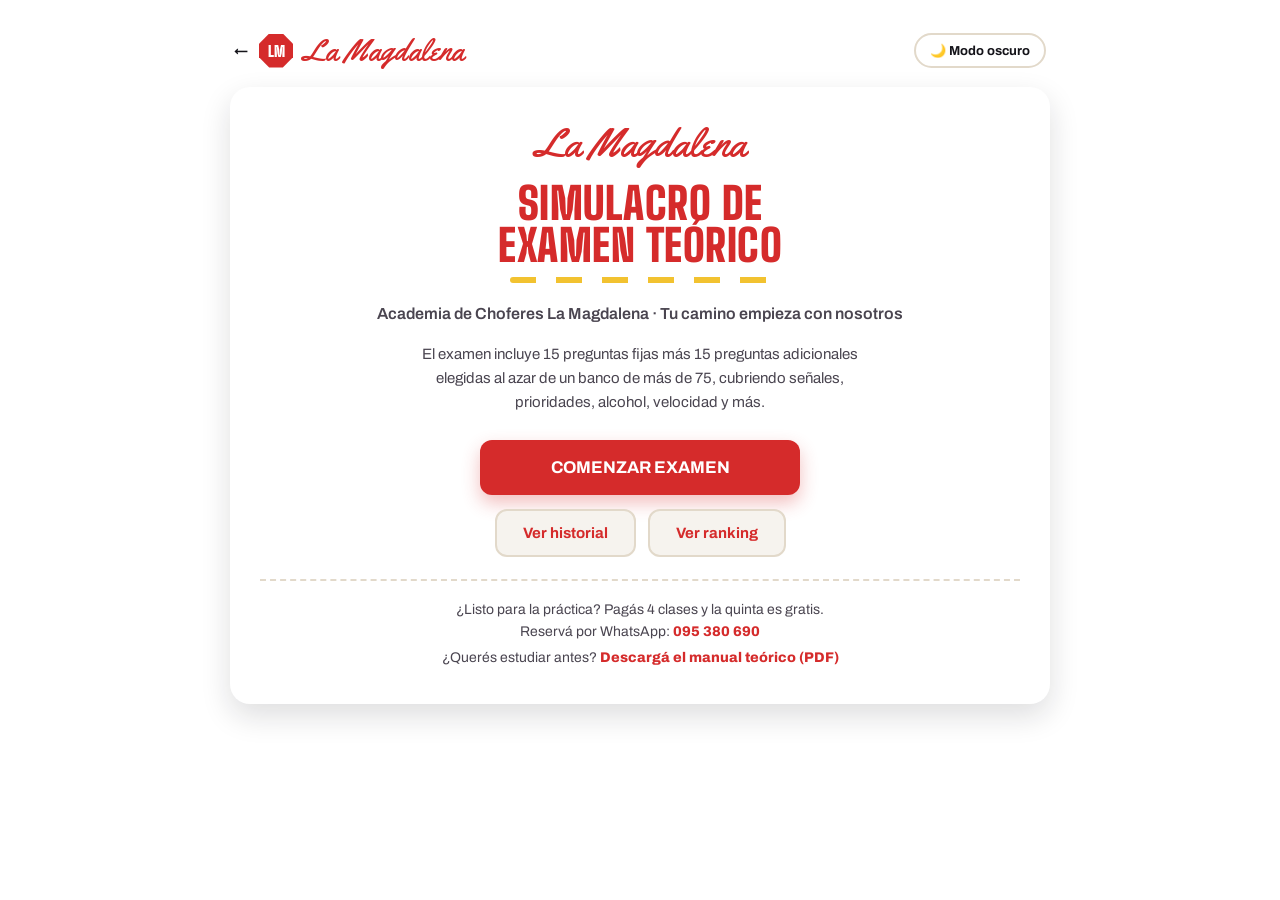
<file: simulacro.html>
<!DOCTYPE html>
<html lang="es-UY">
<head>
<meta charset="UTF-8">
<meta name="viewport" content="width=device-width, initial-scale=1.0, viewport-fit=cover">
<title>Simulacro de examen teórico de manejo | Academia de Choferes La Magdalena</title>
<meta name="description" content="Practicá gratis para el examen teórico de manejo: 30 preguntas con cronómetro, revisión de respuestas, explicaciones e historial de puntajes. Academia de Choferes La Magdalena.">
<meta name="theme-color" content="#15141A">
<link rel="canonical" href="https://academia-la-magdalena.vercel.app/simulacro.html">
<meta property="og:type" content="website">
<meta property="og:locale" content="es_UY">
<meta property="og:title" content="Simulacro de examen teórico | La Magdalena">
<meta property="og:description" content="30 preguntas con cronómetro, revisión y explicaciones. Gratis, desde tu celular.">
<meta property="og:url" content="https://academia-la-magdalena.vercel.app/simulacro.html">
<meta property="og:image" content="https://academia-la-magdalena.vercel.app/assets/images/og-la-magdalena.jpg">
<meta name="twitter:card" content="summary_large_image">
<link rel="icon" type="image/png" href="assets/images/icono.png">
<link rel="preconnect" href="https://fonts.googleapis.com">
<link rel="preconnect" href="https://fonts.gstatic.com" crossorigin>
<link href="https://fonts.googleapis.com/css2?family=Big+Shoulders+Display:wght@800;900&family=Archivo:wght@400;500;600;700;800&family=Yellowtail&display=swap" rel="stylesheet">
<style>
  :root{
    --azul: #D52B2B;          /* color principal (rojo PARE La Magdalena) */
    --azul-oscuro: #A81F22;
    --amarillo: #F2C230;
    --dorado: #C9A15B;
    --fondo: #FFFFFF;
    --tarjeta: #ffffff;
    --gris-claro: #F6F3EE;
    --gris-medio: #E2D9CA;
    --texto: #15141A;
    --texto-suave: #4A4550;
    --verde: #1a8a4f;
    --verde-bg: #e6f6ec;
    --rojo: #c0262b;
    --rojo-bg: #fdeaea;
    --sombra: 0 12px 30px rgba(21,20,26,0.14);
    --radio: 20px;
    --transicion: all .3s ease;
  }

  body.oscuro{
    --azul: #F2C230;
    --azul-oscuro: #FFD65A;
    --fondo: #15141A;
    --tarjeta: #201F26;
    --gris-claro: #2A2930;
    --gris-medio: #3A3842;
    --texto: #F3EDE2;
    --texto-suave: #BDB5A8;
    --verde: #3fcf86;
    --verde-bg: #14301f;
    --rojo: #ef6b6e;
    --rojo-bg: #3a1a1c;
    --sombra: 0 12px 30px rgba(0,0,0,0.5);
  }
  body.oscuro .btn-primario, body.oscuro .opcion.seleccionada .letra, body.oscuro .logo-academia{ color:#15141A; }

  *{ margin:0; padding:0; box-sizing:border-box; font-family:'Archivo', 'Helvetica Neue', Arial, sans-serif; }

  body{
    background: var(--fondo);
    color: var(--texto);
    min-height:100vh;
    display:flex;
    justify-content:center;
    padding: 20px;
    transition: background .3s ease, color .3s ease;
  }

  .app{ width:100%; max-width: 820px; margin-top: 10px; }

  .barra-superior{
    display:flex;
    justify-content:space-between;
    align-items:center;
    margin-bottom: 16px;
    padding: 0 4px;
  }
  .marca{
    font-weight: 800;
    color: var(--azul);
    font-size: 14px;
    letter-spacing: 1px;
  }
  .btn-tema{
    background: var(--tarjeta);
    border: 2px solid var(--gris-medio);
    color: var(--texto);
    border-radius: 30px;
    padding: 8px 14px;
    cursor:pointer;
    font-size: 13px;
    font-weight: 700;
    transition: var(--transicion);
  }
  .btn-tema:hover{ border-color: var(--azul); }

  .pantalla{ display:none; animation: fadeIn .4s ease; }
  .pantalla.activa{ display:block; }
  @keyframes fadeIn{ from{opacity:0; transform:translateY(10px);} to{opacity:1; transform:translateY(0);} }

  .tarjeta{
    background: var(--tarjeta);
    border-radius: var(--radio);
    box-shadow: var(--sombra);
    padding: 34px 30px;
    transition: var(--transicion);
    margin-bottom: 18px;
  }

  /* Inicio */
  .inicio{ text-align:center; }
  .logo-academia{
    display:inline-block;
    background: var(--azul);
    color: #fff;
    font-weight:700;
    font-size: 13px;
    letter-spacing: 1.5px;
    padding: 6px 16px;
    border-radius: 20px;
    margin-bottom: 18px;
  }
  .titulo-principal{ font-size: 26px; font-weight: 800; color: var(--azul); margin-bottom: 6px; }
  .subtitulo{ font-size: 16px; color: var(--texto-suave); margin-bottom: 20px; font-weight:600; }
  .descripcion{ font-size: 15px; color: var(--texto-suave); line-height: 1.6; max-width: 480px; margin: 0 auto 26px auto; }

  .btn{ border:none; cursor:pointer; font-weight:700; border-radius: 12px; transition: var(--transicion); font-size: 15px; }
  .btn-primario{ background: var(--azul); color: #fff; padding: 16px 34px; box-shadow: 0 8px 18px rgba(213,43,43,0.30); }
  .btn-primario:hover{ background: var(--azul-oscuro); transform: translateY(-2px); }
  .btn-primario:disabled{ opacity:.5; cursor:not-allowed; transform:none; }
  .btn-grande{ width: 100%; max-width: 320px; padding: 18px 30px; font-size: 17px; }
  .btn-secundario{ background: var(--gris-claro); color: var(--azul); padding: 14px 26px; border: 2px solid var(--gris-medio); }
  .btn-secundario:hover{ background: var(--gris-medio); }
  .fila-botones{ display:flex; flex-wrap:wrap; gap:12px; justify-content:center; margin-top: 6px; }

  /* Examen */
  .header-examen{ display:flex; justify-content:space-between; align-items:center; margin-bottom: 16px; flex-wrap: wrap; gap: 10px; }
  .contador-pregunta{ font-weight: 700; color: var(--azul); font-size: 15px; }
  .categoria-pregunta{ font-size: 12px; font-weight:700; color: var(--texto-suave); text-transform: uppercase; letter-spacing: .5px; }
  .cronometro{ background: var(--gris-claro); color: var(--azul); font-weight: 800; padding: 8px 16px; border-radius: 10px; font-size: 15px; min-width: 90px; text-align:center; }

  .barra-progreso-contenedor{ width:100%; height: 8px; background: var(--gris-medio); border-radius: 20px; overflow:hidden; margin-bottom: 24px; }
  .barra-progreso{ height:100%; width:0%; background: linear-gradient(90deg, var(--azul), var(--amarillo)); border-radius: 20px; transition: width .4s ease; }

  .imagen-pregunta{
    width: 100%;
    max-width: 220px;
    height: 220px;
    margin: 0 auto 22px auto;
    border-radius: 14px;
    overflow: hidden;
    display:flex;
    align-items:center;
    justify-content:center;
    background: var(--gris-claro);
  }
  .imagen-pregunta img{ width:100%; height:100%; object-fit: contain; padding: 10px; }
  .imagen-no-disponible{
    width:100%; height:100%;
    display:flex; align-items:center; justify-content:center;
    color: var(--texto-suave); font-size: 13px; font-weight:700; text-align:center; padding: 10px;
  }

  .texto-pregunta{ font-size: 19px; font-weight: 700; color: var(--texto); margin-bottom: 22px; line-height: 1.5; }

  .opciones{ display:flex; flex-direction: column; gap: 12px; margin-bottom: 26px; }
  .opcion{
    display:flex; align-items:center; gap: 12px;
    background: var(--gris-claro); border: 2px solid var(--gris-medio);
    border-radius: 12px; padding: 14px 16px; cursor: pointer;
    transition: var(--transicion); font-size: 15px; font-weight: 500;
    color: var(--texto);
  }
  .opcion:hover{ border-color: var(--azul); transform: translateX(3px); }
  .opcion.seleccionada{ border-color: var(--azul); background: var(--verde-bg); box-shadow: 0 4px 10px rgba(213,43,43,0.15); }
  .opcion .letra{
    width: 28px; height: 28px; min-width: 28px; border-radius: 50%;
    background: var(--tarjeta); border: 2px solid var(--gris-medio);
    display:flex; align-items:center; justify-content:center;
    font-weight: 700; font-size: 13px; color: var(--azul);
  }
  .opcion.seleccionada .letra{ background: var(--azul); color: #fff; border-color: var(--azul); }

  .pie-examen{ display:flex; justify-content:space-between; gap: 10px; }

  /* Resultados */
  .resultado-encabezado{ text-align:center; margin-bottom: 26px; }
  .trofeo{ font-size: 60px; margin-bottom: 10px; }
  .resultado-estado{ font-size: 26px; font-weight: 800; padding: 10px 26px; border-radius: 14px; display:inline-block; margin-bottom: 10px; letter-spacing: 1px; }
  .resultado-estado.aprobado{ background: var(--verde-bg); color: var(--verde); }
  .resultado-estado.no-aprobado{ background: var(--rojo-bg); color: var(--rojo); }
  .mensaje-motivador{ color: var(--texto-suave); font-size: 14px; margin-top: 6px; }

  .grid-resultados{ display:grid; grid-template-columns: repeat(2, 1fr); gap: 14px; margin-bottom: 26px; }
  .stat-card{ background: var(--gris-claro); border-radius: 14px; padding: 18px; text-align:center; }
  .stat-valor{ font-size: 26px; font-weight: 800; color: var(--azul); }
  .stat-label{ font-size: 13px; color: var(--texto-suave); margin-top: 4px; font-weight:600; }
  .stat-card.correctas .stat-valor{ color: var(--verde); }
  .stat-card.incorrectas .stat-valor{ color: var(--rojo); }

  .titulo-seccion{ font-size: 19px; font-weight: 800; color: var(--azul); margin-bottom: 16px; text-align:center; }

  /* Categorías */
  .categoria-item{ margin-bottom: 12px; }
  .categoria-fila{ display:flex; justify-content:space-between; font-size: 13px; font-weight:600; margin-bottom: 4px; }
  .categoria-barra-fondo{ width:100%; height: 8px; background: var(--gris-medio); border-radius: 20px; overflow:hidden; }
  .categoria-barra{ height:100%; background: var(--azul); border-radius: 20px; transition: width .5s ease; }

  /* Revisión */
  .revision-item{ border: 2px solid var(--gris-medio); border-radius: 14px; padding: 18px; margin-bottom: 16px; background: var(--tarjeta); }
  .revision-item.correcta{ border-color: var(--verde); background: var(--verde-bg); }
  .revision-item.incorrecta{ border-color: var(--rojo); background: var(--rojo-bg); }
  .revision-numero{ font-size: 12px; font-weight:700; color: var(--texto-suave); margin-bottom: 6px; text-transform:uppercase; }
  .revision-pregunta{ font-weight: 700; margin-bottom: 10px; font-size: 15px; }
  .revision-imagen{ max-width: 140px; max-height: 140px; margin-bottom: 12px; border-radius: 10px; background: var(--gris-claro); }
  .revision-respuesta{ font-size: 14px; margin-bottom: 4px; }
  .revision-explicacion{ font-size: 13px; margin-top: 8px; color: var(--texto-suave); background: rgba(0,0,0,0.03); padding: 10px 12px; border-radius: 10px; }
  .badge-correcta{ color: var(--verde); font-weight: 700; }
  .badge-incorrecta{ color: var(--rojo); font-weight: 700; }

  #seccion-revision, #seccion-historial, #seccion-ranking{ display:none; }
  #seccion-revision.activa, #seccion-historial.activa, #seccion-ranking.activa{ display:block; animation: fadeIn .4s ease; }

  .historial-item, .ranking-item{
    display:flex; justify-content:space-between; align-items:center;
    background: var(--gris-claro); border-radius: 12px; padding: 12px 16px; margin-bottom: 10px; font-size: 14px;
  }
  .ranking-item .puesto{ font-weight:800; color: var(--azul); width: 30px; }
  .historial-item .fecha, .ranking-item .fecha{ color: var(--texto-suave); font-size: 12px; }

  .aviso-guardado{
    background: var(--verde-bg); color: var(--verde); font-weight:700; font-size: 13px;
    padding: 12px 16px; border-radius: 12px; margin-bottom: 18px; text-align:center;
  }

  #canvas-confetti{ position: fixed; top:0; left:0; width:100%; height:100%; pointer-events:none; z-index: 999; }

  @media (max-width: 600px){
    .tarjeta{ padding: 24px 16px; border-radius: 14px; }
    .titulo-principal{ font-size: 21px; }
    .texto-pregunta{ font-size: 17px; }
    .btn-grande{ max-width: 100%; }
  }

  /* ===== Identidad La Magdalena ===== */
  .titulo-principal, .titulo-seccion, .resultado-estado, .stat-valor, .cronometro{ font-family:'Big Shoulders Display', 'Arial Narrow', sans-serif; letter-spacing:.5px; }
  .titulo-principal{ font-size: 44px; line-height:.95; text-transform: uppercase; font-weight:900; }
  .titulo-seccion{ font-size: 26px; text-transform: uppercase; }
  .stat-valor{ font-size: 34px; }
  .marca{ display:inline-flex; align-items:center; gap:10px; color: var(--texto); }
  .marca .octo{ width:34px; height:34px; background:#D52B2B; color:#fff; display:inline-flex; align-items:center; justify-content:center;
    clip-path: polygon(30% 0,70% 0,100% 30%,100% 70%,70% 100%,30% 100%,0 70%,0 30%);
    font-family:'Big Shoulders Display','Arial Narrow',sans-serif; font-weight:900; font-size:15px; letter-spacing:0; }
  .marca .script{ font-family:'Yellowtail', cursive; font-size:30px; font-weight:400; letter-spacing:0; color: #D52B2B; }
  .logo-academia{ font-family:'Yellowtail', cursive; font-size: 40px; letter-spacing: 0; font-weight:400; padding: 0 6px; background: transparent !important; color: #D52B2B !important; line-height:1.1; }
  .ruta{ height:6px; margin: 10px auto 22px; max-width: 260px; background: repeating-linear-gradient(90deg, var(--amarillo) 0 26px, transparent 26px 46px); border-radius: 3px; }
  .cta-academia{ margin-top: 22px; padding-top: 18px; border-top: 2px dashed var(--gris-medio); font-size: 14px; color: var(--texto-suave); text-align:center; line-height:1.6; }
  .cta-academia a{ color: var(--azul); font-weight: 800; text-decoration:none; }
  .marca .script{ white-space:nowrap; }
  @media (max-width: 600px){ .titulo-principal{ font-size: 34px; } .marca .script{ font-size:25px; } .logo-academia{ font-size:34px; } }
</style>
</head>
<body>

<canvas id="canvas-confetti"></canvas>

<div class="app">

  <div class="barra-superior">
    <a href="index.html" class="marca" style="text-decoration:none;">← <span class="octo">LM</span><span class="script">La Magdalena</span></a>
    <button class="btn-tema" id="btn-tema">🌙 Modo oscuro</button>
  </div>

  <!-- ============ PANTALLA INICIO ============ -->
  <section id="pantalla-inicio" class="pantalla activa">
    <div class="tarjeta inicio">
      <span class="logo-academia">La Magdalena</span>
      <h1 class="titulo-principal">Simulacro de<br>examen teórico</h1>
      <div class="ruta"></div>
      <p class="subtitulo">Academia de Choferes La Magdalena · Tu camino empieza con nosotros</p>
      <p class="descripcion">
        El examen incluye 15 preguntas fijas más 15 preguntas adicionales elegidas al azar
        de un banco de más de 75, cubriendo señales, prioridades, alcohol, velocidad y más.
      </p>
      <div id="aviso-guardado-contenedor"></div>
      <div class="fila-botones">
        <button class="btn btn-primario btn-grande" id="btn-comenzar">COMENZAR EXAMEN</button>
      </div>
      <div class="fila-botones" style="margin-top:14px;">
        <button class="btn btn-secundario" id="btn-ver-historial">Ver historial</button>
        <button class="btn btn-secundario" id="btn-ver-ranking">Ver ranking</button>
      </div>
      <p class="cta-academia">¿Listo para la práctica? Pagás 4 clases y la quinta es gratis.<br>
        Reservá por WhatsApp: <a href="https://wa.me/59895380690">095 380 690</a></p>
      <p class="cta-academia" style="border-top:0;margin-top:0;padding-top:4px;">¿Querés estudiar antes? <a href="assets/docs/guia-nacional-de-conduccion.pdf" target="_blank" rel="noopener">Descargá el manual teórico (PDF)</a></p>
    </div>

    <div class="tarjeta" id="seccion-historial">
      <h2 class="titulo-seccion">Últimos simulacros</h2>
      <div id="contenedor-historial"></div>
    </div>

    <div class="tarjeta" id="seccion-ranking">
      <h2 class="titulo-seccion">Ranking de puntajes</h2>
      <div id="contenedor-ranking"></div>
    </div>
  </section>

  <!-- ============ PANTALLA EXAMEN ============ -->
  <section id="pantalla-examen" class="pantalla">
    <div class="tarjeta">
      <div class="header-examen">
        <div>
          <div class="contador-pregunta" id="contador-pregunta">Pregunta 1 de 30</div>
          <div class="categoria-pregunta" id="categoria-pregunta">Categoría</div>
        </div>
        <span class="cronometro" id="cronometro">00:00</span>
      </div>

      <div class="barra-progreso-contenedor">
        <div class="barra-progreso" id="barra-progreso"></div>
      </div>

      <div class="imagen-pregunta" id="imagen-pregunta" style="display:none;"></div>

      <p class="texto-pregunta" id="texto-pregunta">Cargando pregunta...</p>

      <div class="opciones" id="contenedor-opciones"></div>

      <div class="pie-examen">
        <button class="btn btn-secundario" id="btn-anterior">ANTERIOR</button>
        <button class="btn btn-primario" id="btn-siguiente">SIGUIENTE</button>
      </div>
    </div>
  </section>

  <!-- ============ PANTALLA RESULTADOS ============ -->
  <section id="pantalla-resultados" class="pantalla">
    <div class="tarjeta">
      <div class="resultado-encabezado">
        <div class="trofeo" id="trofeo" style="display:none;">🏆</div>
        <div class="resultado-estado" id="resultado-estado">APROBADO</div>
        <div class="mensaje-motivador" id="mensaje-motivador"></div>
      </div>

      <div class="grid-resultados">
        <div class="stat-card correctas">
          <div class="stat-valor" id="stat-correctas">0</div>
          <div class="stat-label">Correctas</div>
        </div>
        <div class="stat-card incorrectas">
          <div class="stat-valor" id="stat-incorrectas">0</div>
          <div class="stat-label">Incorrectas</div>
        </div>
        <div class="stat-card">
          <div class="stat-valor" id="stat-porcentaje">0%</div>
          <div class="stat-label">Porcentaje</div>
        </div>
        <div class="stat-card">
          <div class="stat-valor" id="stat-tiempo">00:00</div>
          <div class="stat-label">Tiempo utilizado</div>
        </div>
      </div>

      <h2 class="titulo-seccion">Estadísticas por categoría</h2>
      <div id="contenedor-categorias" style="margin-bottom: 26px;"></div>

      <div class="fila-botones">
        <button class="btn btn-secundario" id="btn-revisar">REVISAR RESPUESTAS</button>
        <button class="btn btn-primario" id="btn-reintentar">REALIZAR OTRO SIMULACRO</button>
      </div>

      <div id="seccion-revision">
        <h2 class="titulo-seccion" style="margin-top:24px;">Revisión de Respuestas</h2>
        <div id="contenedor-revision"></div>
      </div>
    </div>
  </section>

</div>

<script>
/* =========================================================
   ESTRUCTURA DE CADA PREGUNTA (obligatoria para todas):
   {
     id: numero,
     tipo: "fija" | "aleatoria",
     categoria: "texto de la categoría",
     pregunta: "texto de la pregunta",
     imagen: "assets/images/simulacro/nombre.svg" o "" si no tiene,
     opciones: ["", "", "", ""],
     correcta: indice de la opcion correcta,
     explicacion: "por que esa opcion es la correcta"
   }
========================================================= */

/* =========================================================
   PREGUNTAS FIJAS (30) - SIEMPRE APARECEN, EN ESTE ORDEN,
   CON EL TEXTO Y LAS OPCIONES EXACTAS PROVISTAS.
   NO MODIFICAR TEXTO NI OPCIONES NI ORDEN.
========================================================= */
const preguntasFijas = [
  {
    id: 1, tipo: "fija", categoria: "Velocidad",
    pregunta: "La velocidad adecuada de circulación de un vehículo en caso de aglomeración de personas es:",
    imagen: "",
    opciones: [
      "10 km/h",
      "15 km/h",
      "A paso de peatón",
      "Ninguna de las anteriores es correcta"
    ],
    correcta: 2,
    explicacion: "En zonas con aglomeración de personas se debe circular a paso de peatón para evitar accidentes."
  },
  {
    id: 2, tipo: "fija", categoria: "Velocidad",
    pregunta: "En carretera se debe aminorar la marcha en:",
    imagen: "",
    opciones: [
      "Zona urbana y caseríos",
      "Curvas y cruces",
      "Paso de nivel y puentes",
      "Todas las anteriores son correctas"
    ],
    correcta: 3,
    explicacion: "En todos esos casos corresponde reducir la velocidad por el mayor riesgo que implican."
  },
  {
    id: 3, tipo: "fija", categoria: "Luces",
    pregunta: "El color de las luces que proyectan hacia adelante los vehículos pueden ser:",
    imagen: "",
    opciones: [
      "Rojas o blancas",
      "Verdes o amarillas",
      "Amarillas o blancas",
      "Ninguna de las anteriores es correcta"
    ],
    correcta: 2,
    explicacion: "Las luces delanteras reglamentarias son de color blanco o amarillo."
  },
  {
    id: 4, tipo: "fija", categoria: "Luces",
    pregunta: "Ante estas circunstancias: lluvia, atardecer, niebla, humo. ¿Con qué luces deberá circular?",
    imagen: "",
    opciones: [
      "Luces de posición",
      "Luces de corto alcance",
      "Luces de largo alcance",
      "Luz de marcha atrás"
    ],
    correcta: 1,
    explicacion: "En condiciones de baja visibilidad se debe circular con luces de corto alcance (bajas)."
  },
  {
    id: 5, tipo: "fija", categoria: "Seguridad",
    pregunta: "En pavimento mojado nunca se debe circular con el vehículo en punto muerto:",
    imagen: "",
    opciones: [
      "Verdadero",
      "Falso"
    ],
    correcta: 0,
    explicacion: "Circular en punto muerto hace perder el frenado motor y el control del vehículo, sobre todo en pavimento mojado."
  },
  {
    id: 6, tipo: "fija", categoria: "Seguridad",
    pregunta: "Durante la carga de combustible se podrá mantener el motor encendido:",
    imagen: "",
    opciones: [
      "Verdadero",
      "Falso"
    ],
    correcta: 1,
    explicacion: "El motor debe apagarse durante la carga de combustible por riesgo de incendio o explosión."
  },
  {
    id: 7, tipo: "fija", categoria: "Seguridad",
    pregunta: "Al reventar un neumático se debe tomar fuertemente el volante y frenar tan suavemente como le sea posible:",
    imagen: "",
    opciones: [
      "Verdadero",
      "Falso"
    ],
    correcta: 0,
    explicacion: "Sostener firmemente el volante y frenar de forma progresiva evita que el vehículo se desvíe bruscamente tras el reventón."
  },
  {
    id: 8, tipo: "fija", categoria: "Seguridad",
    pregunta: "Usted puede usar la bocina de su vehículo para:",
    imagen: "",
    opciones: [
      "Apurar al que va adelante",
      "Prevenir un incidente/siniestro de tránsito en caso de ser necesario",
      "Avisar que va a estacionar",
      "Siempre, salvo cuando pasa frente a un hospital"
    ],
    correcta: 1,
    explicacion: "La bocina solo debe usarse como recurso excepcional para prevenir un incidente o siniestro de tránsito."
  },
  {
    id: 9, tipo: "fija", categoria: "Seguridad",
    pregunta: "Sólo se puede adelantar a otro vehículo por la derecha si éste está girando o se dispone a girar a la izquierda:",
    imagen: "",
    opciones: [
      "Verdadero",
      "Falso"
    ],
    correcta: 0,
    explicacion: "El adelantamiento por la derecha solo está permitido cuando el vehículo de adelante gira o va a girar a la izquierda."
  },
  {
    id: 10, tipo: "fija", categoria: "Seguridad",
    pregunta: "Para señalizar con el brazo la disminución de velocidad o detención del vehículo se deberá colocar el mismo:",
    imagen: "",
    opciones: [
      "Extendido horizontalmente",
      "En ángulo recto hacia arriba",
      "Extendido hacia abajo",
      "Ninguna de las anteriores es correcta"
    ],
    correcta: 2,
    explicacion: "La señal manual de disminución de velocidad o detención se realiza con el brazo extendido hacia abajo."
  },
  {
    id: 11, tipo: "fija", categoria: "Seguridad",
    pregunta: "El tiempo de reacción del conductor se ve afectado por:",
    imagen: "",
    opciones: [
      "El estado de la ruta",
      "La velocidad a la cual conduce",
      "El cansancio",
      "Los defectos mecánicos del vehículo"
    ],
    correcta: 2,
    explicacion: "El tiempo de reacción es una condición del conductor y se ve directamente afectado por el cansancio."
  },
  {
    id: 12, tipo: "fija", categoria: "Seguridad",
    pregunta: "¿Qué se entiende por distancia de seguridad con el vehículo que circula adelante?",
    imagen: "",
    opciones: [
      "La separación necesaria para poder detenerse sin chocarlo, si frena repentinamente",
      "La distancia recorrida mientras el conductor reacciona",
      "El espacio recorrido desde que se frena hasta detenerse",
      "La separación lateral al adelantar a otro vehículo"
    ],
    correcta: 0,
    explicacion: "Es la separación necesaria para poder detenerse sin chocar al vehículo de adelante si este frena repentinamente."
  },
  {
    id: 13, tipo: "fija", categoria: "Seguridad",
    pregunta: "Si usted está mentalmente incapacitado para conducir, le pueden negar la libreta:",
    imagen: "",
    opciones: [
      "Verdadero",
      "Falso"
    ],
    correcta: 0,
    explicacion: "La aptitud psicofísica es requisito para obtener y mantener la libreta de conducir."
  },
  {
    id: 14, tipo: "fija", categoria: "Seguridad",
    pregunta: "En caso de quedarse sin frenos, cuando el pedal ofrece algo de resistencia, lo correcto es:",
    imagen: "",
    opciones: [
      "Apretar el pedal a fondo",
      "Bombear para recuperar presión en el sistema",
      "Apretar el pedal suavemente",
      "Todas son correctas",
      "La A y B son correctas"
    ],
    correcta: 1,
    explicacion: "Bombear el pedal ayuda a recuperar presión en el sistema de frenos cuando aún ofrece algo de resistencia."
  },
  {
    id: 15, tipo: "fija", categoria: "Seguridad",
    pregunta: "¿Dónde puede usted realizar un cambio de frente en la misma calzada por la que circula?",
    imagen: "",
    opciones: [
      "En las proximidades de puentes",
      "En las proximidades de curvas",
      "En repechos y cruces ferroviarios",
      "En las proximidades de pasos a nivel",
      "Ninguna de las opciones es correcta"
    ],
    correcta: 4,
    explicacion: "No se debe realizar un cambio de frente en ninguna de esas circunstancias, por la falta de visibilidad y el riesgo que implican."
  }
];

/* =========================================================
   PREGUNTAS ALEATORIAS (mínimo 50)
   De aquí se eligen 10 al azar, sin repetir, en cada examen.
   Se agregan siempre DESPUÉS de las 30 fijas (no se mezclan
   entre sí las fijas con las aleatorias).
========================================================= */
const preguntasAleatorias = [
  {
    id: 116, tipo: "aleatoria", categoria: "Conceptos generales",
    pregunta: "La calzada es el tramo de la vía pública destinado preferentemente a:",
    imagen: "",
    opciones: [
      "La circulación en cualquier vehículo",
      "Solamente la circulación de vehículos pesados",
      "La circulación de peatones",
      "Solamente la circulación de vehículos livianos"
    ],
    correcta: 0,
    explicacion: "La calzada está destinada preferentemente a la circulación de cualquier vehículo."
  },
  {
    id: 117, tipo: "aleatoria", categoria: "Conceptos generales",
    pregunta: "Cruce peatonal es:",
    imagen: "",
    opciones: [
      "Parte de la calle habilitada para ser atravesada por los peatones",
      "La senda de seguridad formada por la prolongación (imaginaria o demarcada) del eje de la calzada",
      "Parte de la vereda donde el peatón debe esperar hasta poder cruzar la calle",
      "Ninguna de las anteriores es correcta"
    ],
    correcta: 0,
    explicacion: "El cruce peatonal es la parte de la calle habilitada para que los peatones la atraviesen."
  },
  {
    id: 118, tipo: "aleatoria", categoria: "Conceptos generales",
    pregunta: "Derecho preferente de paso es:",
    imagen: "",
    opciones: [
      "La facultad de un peatón o un conductor de un vehículo para proseguir su marcha",
      "La facultad de un vehículo para no detener la marcha al ingresar a una calle preferencial",
      "La facultad del conductor de un vehículo para cambiar de dirección careciendo de preferencia",
      "Ninguna de las anteriores es correcta"
    ],
    correcta: 0,
    explicacion: "El derecho preferente de paso es la facultad de un peatón o conductor para continuar su marcha con prioridad sobre otro."
  },
  {
    id: 119, tipo: "aleatoria", categoria: "Conceptos generales",
    pregunta: "En un cruce no regulado, ¿qué vehículo tiene el derecho preferente de paso?",
    imagen: "",
    opciones: [
      "El que llega primero al cruce",
      "El que aparece por la derecha",
      "El que aparece por la izquierda",
      "El que llega último al cruce"
    ],
    correcta: 1,
    explicacion: "En un cruce no regulado tiene prioridad el vehículo que aparece por la derecha."
  },
  {
    id: 120, tipo: "aleatoria", categoria: "Conceptos generales",
    pregunta: "Un conductor al enfrentar una señal de CEDA EL PASO deberá:",
    imagen: "",
    opciones: [
      "Detenerse siempre",
      "Seguir su marcha a la misma velocidad",
      "Acelerar",
      "Reducir la velocidad y detenerse si fuera necesario"
    ],
    correcta: 3,
    explicacion: "Ante CEDA EL PASO se debe reducir la velocidad y detenerse únicamente si fuera necesario para ceder el paso."
  },
  {
    id: 121, tipo: "aleatoria", categoria: "Seguridad",
    pregunta: "Aun tomando descansos, se puede conducir por más de 9 horas continuas:",
    imagen: "",
    opciones: [
      "No es recomendable",
      "Solamente si va acompañado"
    ],
    correcta: 0,
    explicacion: "No es recomendable conducir por más de 9 horas continuas, aun tomando descansos, por la fatiga acumulada."
  },
  {
    id: 122, tipo: "aleatoria", categoria: "Seguridad",
    pregunta: "¿Para quién es obligatorio el uso del cinturón de seguridad?",
    imagen: "",
    opciones: [
      "Solo para los ocupantes del asiento trasero del vehículo",
      "Solo para los ocupantes de los asientos delanteros del vehículo",
      "Para todos los ocupantes del vehículo",
      "Ninguna de las anteriores es correcta"
    ],
    correcta: 2,
    explicacion: "El uso del cinturón de seguridad es obligatorio para todos los ocupantes del vehículo."
  },
  {
    id: 123, tipo: "aleatoria", categoria: "Cinturón",
    pregunta: "En caso de incendio o inmersión, el cinturón de seguridad disminuye el riesgo de muerte:",
    imagen: "",
    opciones: [
      "Verdadero",
      "Falso"
    ],
    correcta: 0,
    explicacion: "El cinturón de seguridad mantiene al ocupante consciente y en su posición, lo que disminuye el riesgo de muerte incluso en incendio o inmersión."
  },
  {
    id: 124, tipo: "aleatoria", categoria: "Conceptos generales",
    pregunta: "Antes de empezar a pasar al vehículo que circula delante de usted deberá:",
    imagen: "",
    opciones: [
      "Mirar por el espejo retrovisor y encender el señalero",
      "Tocar bocina",
      "Hacer cambio de luces",
      "Colocarse en la senda derecha y encender el señalero"
    ],
    correcta: 0,
    explicacion: "Antes de adelantar se debe mirar por el espejo retrovisor y encender el señalero."
  },
  {
    id: 125, tipo: "aleatoria", categoria: "Conceptos generales",
    pregunta: "¿Qué debe hacer usted cuando otro vehículo lo está adelantando?",
    imagen: "",
    opciones: [
      "Mantener la velocidad o disminuirla",
      "Encender las luces",
      "Frenar bruscamente",
      "Aumentar la velocidad"
    ],
    correcta: 0,
    explicacion: "Cuando otro vehículo lo está adelantando, debe mantener su velocidad o disminuirla, nunca acelerar."
  },
  {
    id: 126, tipo: "aleatoria", categoria: "Alcohol",
    pregunta: "Las bebidas alcohólicas tomadas junto con algunos antialérgicos disminuyen la capacidad de conducir:",
    imagen: "",
    opciones: [
      "Verdadero",
      "Falso"
    ],
    correcta: 0,
    explicacion: "La combinación de alcohol con antialérgicos (u otros medicamentos) potencia sus efectos depresores y reduce la capacidad de reacción al conducir."
  },
  {
    id: 127, tipo: "aleatoria", categoria: "Alcohol",
    pregunta: "Para reducir los efectos del alcohol en la sangre, al momento de asumir la conducción de cualquier vehículo debemos:",
    imagen: "",
    opciones: [
      "Beber café, es importante para despejarnos",
      "Consumir chocolate, nos activa",
      "Tomar un baño frío, previo a conducir",
      "Ninguna es correcta"
    ],
    correcta: 3,
    explicacion: "Ninguno de esos remedios caseros reduce realmente los efectos del alcohol; solo el paso del tiempo lo hace."
  },
  {
    id: 128, tipo: "aleatoria", categoria: "Conceptos generales",
    pregunta: "¿Qué debe hacer un conductor al estacionar un vehículo motorizado?",
    imagen: "",
    opciones: [
      "Detener el motor del vehículo",
      "Dejar el coche en primera",
      "Aplicar freno de mano",
      "Respuestas A y C son correctas"
    ],
    correcta: 3,
    explicacion: "Al estacionar corresponde detener el motor y aplicar el freno de mano."
  },
  {
    id: 129, tipo: "aleatoria", categoria: "Estacionamiento",
    pregunta: "Está terminantemente prohibido estacionar:",
    imagen: "",
    opciones: [
      "En la mitad de la cuadra",
      "En la acera derecha de las calles de doble sentido",
      "A menos de 10 metros de una señal de \"PARE\" o \"CEDA EL PASO\"",
      "En los canteros centrales",
      "Las respuestas C y D son correctas"
    ],
    correcta: 4,
    explicacion: "Está prohibido estacionar a menos de 10 metros de una señal de PARE o CEDA EL PASO, y en los canteros centrales."
  },
  {
    id: 130, tipo: "aleatoria", categoria: "Conceptos generales",
    pregunta: "Un conductor se aproxima a una esquina con semáforos y tránsito intenso. La luz que enfrenta está en verde, pero en el centro de la calzada hay un inspector canalizando la circulación, ubicado de frente al vehículo y con un brazo en alto. ¿Qué debe hacer el conductor?",
    imagen: "",
    opciones: [
      "Continuar la marcha porque el semáforo está en verde",
      "Detenerse y obedecer la indicación del inspector",
      "Reducir la velocidad y girar a la derecha inmediatamente"
    ],
    correcta: 1,
    explicacion: "La indicación de un inspector de tránsito prevalece sobre la señal del semáforo."
  },
  {
    id: 131, tipo: "aleatoria", categoria: "Señales reglamentarias",
    pregunta: "¿Qué indica esta señal?",
    imagen: "assets/images/simulacro/pare.jpg",
    opciones: [
      "Detención total y obligatoria antes de continuar la marcha",
      "Reducir la velocidad",
      "Ceder el paso sin detenerse",
      "Prohibido girar"
    ],
    correcta: 0,
    explicacion: "La señal PARE exige detención total y obligatoria antes de continuar la marcha."
  },
  {
    id: 132, tipo: "aleatoria", categoria: "Señales preventivas",
    pregunta: "¿Qué significa esta señal?",
    imagen: "assets/images/simulacro/curva-izquierda.jpg",
    opciones: [
      "Próxima curva a la izquierda",
      "Obligación de giro a la derecha",
      "Próxima curva a la derecha",
      "Ninguna es correcta"
    ],
    correcta: 0,
    explicacion: "Esta señal preventiva anticipa una próxima curva a la izquierda."
  },
  {
    id: 133, tipo: "aleatoria", categoria: "Señales preventivas",
    pregunta: "La siguiente señal corresponde a una señal de tipo preventiva, que indica:",
    imagen: "assets/images/simulacro/paso-a-nivel.jpg",
    opciones: [
      "Cruce de caminos en ruta",
      "Detención solo en banquina",
      "Bifurcación de caminos",
      "Paso a nivel con barreras"
    ],
    correcta: 3,
    explicacion: "Esta señal preventiva anticipa un paso a nivel con barreras (cruce ferroviario)."
  },
  {
    id: 134, tipo: "aleatoria", categoria: "Conceptos generales",
    pregunta: "La distancia de seguridad en carretera es aquella que permite ver al conductor las ruedas traseras del vehículo que va adelante:",
    imagen: "",
    opciones: [
      "Verdadero",
      "Falso"
    ],
    correcta: 1,
    explicacion: "La distancia de seguridad no se define por poder ver las ruedas traseras, sino por poder detenerse a tiempo."
  },
  {
    id: 135, tipo: "aleatoria", categoria: "Conceptos generales",
    pregunta: "En un cruce no regulado, ¿qué vehículo deberá ceder el derecho preferente de paso?",
    imagen: "",
    opciones: [
      "El que llega primero al cruce",
      "El que aparece por la derecha",
      "El que aparece por la izquierda",
      "El que llega último al cruce"
    ],
    correcta: 2,
    explicacion: "En un cruce no regulado, el vehículo que aparece por la izquierda debe ceder el paso al que viene por la derecha."
  },
  {
    id: 136, tipo: "aleatoria", categoria: "Velocidad",
    pregunta: "¿De qué factores depende la elección de una velocidad adecuada?",
    imagen: "",
    opciones: [
      "Del límite máximo de velocidad permitida",
      "De las condiciones del tránsito, la vía, el estado del tiempo, y del propio conductor",
      "Únicamente de la experiencia de quien conduce",
      "De la velocidad que mantenga el vehículo de adelante"
    ],
    correcta: 1,
    explicacion: "La velocidad adecuada depende de las condiciones del tránsito, la vía, el estado del tiempo y del propio conductor, no solo del límite máximo."
  },
  {
    id: 137, tipo: "aleatoria", categoria: "Conceptos generales",
    pregunta: "¿Cómo actúa el sistema ABS durante una frenada de emergencia?",
    imagen: "",
    opciones: [
      "Bloquea las ruedas para detener el vehículo inmediatamente",
      "Regula automáticamente la presión de frenado para evitar que las ruedas se bloqueen y ayudar a mantener el control de la dirección",
      "Acciona únicamente los frenos de las ruedas traseras",
      "Interrumpe completamente el frenado hasta que el conductor vuelva a pisar el pedal"
    ],
    correcta: 1,
    explicacion: "El ABS regula automáticamente la presión de frenado para evitar el bloqueo de las ruedas y mantener el control de la dirección."
  },
  {
    id: 138, tipo: "aleatoria", categoria: "Niños",
    pregunta: "¿Cuál es la edad mínima para poder viajar en el asiento delantero de un vehículo?",
    imagen: "",
    opciones: [
      "1 año",
      "6 años",
      "12 años",
      "Ninguna de las anteriores"
    ],
    correcta: 2,
    explicacion: "Los menores de 12 años deben viajar en el asiento trasero; recién a partir de esa edad pueden hacerlo en el asiento delantero."
  },
  {
    id: 139, tipo: "aleatoria", categoria: "Señales informativas",
    pregunta: "Las señales informativas se caracterizan por:",
    imagen: "",
    opciones: [
      "Guiar al conductor sobre rutas, servicios y lugares de interés",
      "Imponer una prohibición",
      "Advertir sobre un peligro inmediato",
      "Indicar siempre un límite de velocidad"
    ],
    correcta: 0,
    explicacion: "Las señales informativas guían al conductor sobre rutas, servicios y lugares de interés."
  },
  {
    id: 140, tipo: "aleatoria", categoria: "Velocidad",
    pregunta: "Por norma general la velocidad máxima permitida para circular en carretera es:",
    imagen: "",
    opciones: [
      "80 km/h",
      "60 km/h",
      "90 km/h",
      "Ninguna es correcta"
    ],
    correcta: 2,
    explicacion: "Por norma general, la velocidad máxima permitida para circular en carretera es de 90 km/h."
  },
  {
    id: 141, tipo: "aleatoria", categoria: "Señales informativas",
    pregunta: "¿Qué tipo de señal es la que indica un teléfono de emergencia en la ruta?",
    imagen: "",
    opciones: [
      "Informativa",
      "Reglamentaria",
      "Preventiva",
      "Ninguna es correcta"
    ],
    correcta: 0,
    explicacion: "Las señales que indican servicios, como un teléfono de emergencia, son de tipo informativa."
  },
  {
    id: 142, tipo: "aleatoria", categoria: "Conceptos generales",
    pregunta: "Cuando los neumáticos tienen poca presión de aire, se ahorra combustible:",
    imagen: "",
    opciones: [
      "Verdadero",
      "Falso"
    ],
    correcta: 1,
    explicacion: "Los neumáticos con poca presión aumentan el consumo de combustible y el desgaste, además de ser peligrosos."
  },
  {
    id: 143, tipo: "aleatoria", categoria: "Semáforos",
    pregunta: "Si el semáforo está en amarillo intermitente, el conductor debe:",
    imagen: "",
    opciones: [
      "Avanzar con precaución respetando las prioridades del cruce",
      "Detenerse siempre en forma obligatoria",
      "Acelerar para cruzar antes de que cambie",
      "Ignorar la señal, pues el semáforo está fuera de funcionamiento."
    ],
    correcta: 0,
    explicacion: "El amarillo intermitente indica avanzar con precaución, respetando las prioridades del cruce."
  },
  {
    id: 144, tipo: "aleatoria", categoria: "Conceptos generales",
    pregunta: "La distancia de reacción es el espacio que recorre el vehículo desde que el conductor percibe un peligro hasta que comienza a actuar:",
    imagen: "",
    opciones: [
      "Verdadero",
      "Falso"
    ],
    correcta: 0,
    explicacion: "La distancia de reacción es efectivamente el espacio recorrido desde que se percibe el peligro hasta que se comienza a actuar."
  },
  {
    id: 145, tipo: "aleatoria", categoria: "Conceptos generales",
    pregunta: "Ante un vehículo de emergencia con sirena y luces activadas, los demás conductores deben:",
    imagen: "",
    opciones: [
      "Ceder el paso y facilitar su circulación",
      "Mantener su velocidad normal",
      "Detenerse en el acto sin importar el lugar",
      "Adelantarlo para despejar la vía"
    ],
    correcta: 0,
    explicacion: "Ante un vehículo de emergencia con sirena y luces activadas se debe ceder el paso y facilitar su circulación."
  },
  {
    id: 146, tipo: "aleatoria", categoria: "Semáforos",
    pregunta: "La luz amarilla continua en un semáforo indica:",
    imagen: "",
    opciones: [
      "Advierte al conductor que deberá tomar las precauciones necesarias para detenerse a menos que se encuentre en una zona de cruce",
      "Vía libre para acelerar",
      "Detención total inmediata",
      "Cambio de sentido habilitado"
    ],
    correcta: 0,
    explicacion: "La luz amarilla continua advierte que debe prepararse para detenerse, salvo que ya se encuentre dentro de la zona de cruce."
  },
  {
    id: 147, tipo: "aleatoria", categoria: "Semáforos",
    pregunta: "Una luz roja intermitente en un semáforo equivale a:",
    imagen: "",
    opciones: [
      "Una señal de PARE",
      "Una señal de CEDA EL PASO",
      "Continuar la marcha, el semáforo está averiado",
      "Prohibido circular en esa calle todo el día"
    ],
    correcta: 0,
    explicacion: "Una luz roja intermitente equivale a una señal de PARE: detención obligatoria antes de continuar."
  },
  {
    id: 148, tipo: "aleatoria", categoria: "Señales preventivas",
    pregunta: "La siguiente señal advierte:",
    imagen: "assets/images/simulacro/calzada-resbaladiza.jpg",
    opciones: [
      "Camino sinuoso",
      "Calzada resbaladiza",
      "Prohibido conducir en zig-zag",
      "Próximas curvas y contra curvas"
    ],
    correcta: 1,
    explicacion: "Esta señal preventiva advierte que la calzada puede estar resbaladiza."
  },
  {
    id: 149, tipo: "aleatoria", categoria: "Semáforos",
    pregunta: "Si el semáforo está apagado, fuera de servicio, sin exhibir luz alguna, el cruce se debe tratar como:",
    imagen: "",
    opciones: [
      "Un cruce no regulado, respetando la prioridad de la derecha",
      "Una vía totalmente libre sin restricciones, avanza el que llega primero",
      "Un cruce prohibido para todos los vehículos, excepto para los peatones",
      "Una zona de detención total obligatoria"
    ],
    correcta: 0,
    explicacion: "Con el semáforo apagado, el cruce se trata como no regulado, respetando la prioridad de la derecha."
  },
  {
    id: 150, tipo: "aleatoria", categoria: "Alcohol",
    pregunta: "El límite de alcoholemia permitido para conducir en Uruguay es:",
    imagen: "",
    opciones: [
      "0 (cero), no se permite ningún nivel de alcohol",
      "0,3 g/l de sangre para mayores de 21 años",
      "Sólo 0 (cero), si es conductor profesional",
      "Todas son correctas"
    ],
    correcta: 0,
    explicacion: "En Uruguay la normativa de tránsito establece tolerancia cero: el límite de alcoholemia permitido para conducir es 0 (cero)."
  },
  {
    id: 151, tipo: "aleatoria", categoria: "Alcohol",
    pregunta: "Conducir bajo los efectos del alcohol principalmente:",
    imagen: "",
    opciones: [
      "Reduce los reflejos y la capacidad de reacción",
      "Mejora la concentración del conductor experimentado",
      "Disminuye la percepción de la velocidad",
      "Sólo afecta a conductores nuevos"
    ],
    correcta: 0,
    explicacion: "El alcohol reduce los reflejos y la capacidad de reacción del conductor, sin importar su experiencia."
  },
  {
    id: 152, tipo: "aleatoria", categoria: "Alcohol",
    pregunta: "El alcohol se elimina del organismo:",
    imagen: "",
    opciones: [
      "De forma gradual con el paso de las horas, no con remedios caseros",
      "Instantáneamente al tomar café",
      "Con una ducha fría",
      "Durmiendo 4 horas"
    ],
    correcta: 0,
    explicacion: "El alcohol se elimina de forma gradual con el paso de las horas; ningún remedio casero acelera este proceso."
  },
  {
    id: 153, tipo: "aleatoria", categoria: "Alcohol",
    pregunta: "El alcohol afecta el tiempo de reacción del conductor porque:",
    imagen: "",
    opciones: [
      "Actúa como depresor del sistema nervioso central",
      "Mejora la visión nocturna",
      "Aumenta la atención sobre el entorno",
      "No tiene relación con el sistema nervioso"
    ],
    correcta: 0,
    explicacion: "El alcohol actúa como depresor del sistema nervioso central, afectando el tiempo de reacción."
  },
  {
    id: 154, tipo: "aleatoria", categoria: "THC",
    pregunta: "Conducir bajo los efectos del THC (marihuana):",
    imagen: "",
    opciones: [
      "Está prohibido y afecta la atención y los reflejos",
      "Está permitido si se conduce despacio",
      "Solo está prohibido de noche",
      "Mejora la concentración al volante"
    ],
    correcta: 0,
    explicacion: "Conducir bajo los efectos del THC está prohibido, ya que afecta la atención y los reflejos."
  },
  {
    id: 155, tipo: "aleatoria", categoria: "THC",
    pregunta: "Combinar alcohol y THC antes de conducir:",
    imagen: "",
    opciones: [
      "Potencia los efectos negativos sobre la conducción",
      "Anula los efectos de ambas sustancias",
      "Es seguro si se espera una hora",
      "No afecta el tiempo de reacción"
    ],
    correcta: 0,
    explicacion: "Combinar alcohol y THC potencia los efectos negativos sobre la conducción."
  },
  {
    id: 156, tipo: "aleatoria", categoria: "THC",
    pregunta: "El THC puede permanecer detectable en el organismo:",
    imagen: "",
    opciones: [
      "Durante varias horas o incluso días, según el consumo",
      "Solo durante 10 minutos",
      "Nunca es detectable en controles",
      "Únicamente si se fuma en el vehículo"
    ],
    correcta: 0,
    explicacion: "El THC puede permanecer detectable durante varias horas o incluso días, según el consumo."
  },
  {
    id: 157, tipo: "aleatoria", categoria: "Conceptos generales",
    pregunta: "Si un vehículo comienza a adelantar al suyo, y usted desea rebasar al que va delante, usted:",
    imagen: "",
    opciones: [
      "Puede hacerlo, si lo hace rápidamente",
      "Puede hacerlo porque el que lo rebasa lo hace por la izquierda.",
      "No puede iniciar el adelantamiento",
      "No puede hacerlo porque olvidó encender las balizas"
    ],
    correcta: 2,
    explicacion: "Si otro vehículo ya lo está adelantando, usted no puede iniciar a la vez un adelantamiento al que va delante."
  },
  {
    id: 158, tipo: "aleatoria", categoria: "Señales reglamentarias",
    pregunta: "¿Qué significa esta señal?",
    imagen: "assets/images/simulacro/ancho-maximo.jpg",
    opciones: [
      "Altura máxima permitida",
      "Peso máximo permitido",
      "Ancho máximo permitido"
    ],
    correcta: 2,
    explicacion: "Esta señal reglamentaria indica el ancho máximo permitido para circular."
  },
  {
    id: 159, tipo: "aleatoria", categoria: "Conceptos generales",
    pregunta: "Si vas por una carretera de doble sentido de circulación y la primera línea a su izquierda es continua, ello indica que:",
    imagen: "",
    opciones: [
      "Está prohibido adelantar",
      "Se permite adelantar con precaución",
      "Acelerar y adelantar lo antes posible",
      "No adelantar, próximamente animales en la ruta"
    ],
    correcta: 0,
    explicacion: "Una línea continua en el centro de la calzada indica que está prohibido adelantar."
  },
  {
    id: 160, tipo: "aleatoria", categoria: "Conceptos generales",
    pregunta: "Adelantar utilizando la banquina o el arcén:",
    imagen: "",
    opciones: [
      "Está prohibido por el riesgo que implica",
      "Está permitido si hay espacio suficiente",
      "Es obligatorio en rutas con mucho tránsito",
      "Solo lo pueden hacer los camiones, ya que tienen buena visibilidad"
    ],
    correcta: 0,
    explicacion: "Adelantar utilizando la banquina o el arcén está prohibido por el riesgo que implica."
  },
  {
    id: 161, tipo: "aleatoria", categoria: "Conceptos generales",
    pregunta: "¿Qué son los puntos ciegos de un vehículo?:",
    imagen: "",
    opciones: [
      "Zonas que el conductor no puede ver directamente ni mediante los espejos, debido a la propia estructura del vehículo",
      "Lugares de la vía con poca iluminación",
      "Sectores donde está prohibido estacionar",
      "Áreas visibles únicamente durante la noche"
    ],
    correcta: 0,
    explicacion: "Los puntos ciegos son zonas que el conductor no puede ver ni directamente ni mediante los espejos."
  },
  {
    id: 162, tipo: "aleatoria", categoria: "Estacionamiento",
    pregunta: "¿Se puede estacionar unos minutos sobre una zona señalizada para personas con discapacidad?",
    imagen: "",
    opciones: [
      "No, está terminantemente prohibido",
      "Sí, por unos minutos",
      "Sí, si no hay otro lugar disponible",
      "Solo de noche"
    ],
    correcta: 0,
    explicacion: "Está terminantemente prohibido estacionar sobre una zona señalizada para personas con discapacidad, aun por unos minutos."
  },
  {
    id: 163, tipo: "aleatoria", categoria: "Estacionamiento",
    pregunta: "Estacionar frente a la entrada de un garaje:",
    imagen: "",
    opciones: [
      "Está prohibido",
      "Está permitido si es por poco tiempo",
      "Solo está prohibido de noche",
      "Está permitido los fines de semana"
    ],
    correcta: 0,
    explicacion: "Estacionar frente a la entrada de un garaje está prohibido."
  },
  {
    id: 164, tipo: "aleatoria", categoria: "Estacionamiento",
    pregunta: "Estacionar en doble fila:",
    imagen: "",
    opciones: [
      "Está prohibido porque obstruye la circulación",
      "Está permitido por unos minutos",
      "Es obligatorio en zonas congestionadas",
      "Solo lo pueden hacer los taxis"
    ],
    correcta: 0,
    explicacion: "Estacionar en doble fila está prohibido porque obstruye la circulación."
  },
  {
    id: 165, tipo: "aleatoria", categoria: "Luces",
    pregunta: "El uso de luces largas dentro de zonas urbanas iluminadas:",
    imagen: "",
    opciones: [
      "Debe evitarse para no encandilar a otros conductores",
      "Es obligatorio siempre",
      "Mejora la visibilidad sin ningún inconveniente",
      "Solo se puede usar de día"
    ],
    correcta: 0,
    explicacion: "El uso de luces largas en zonas urbanas iluminadas debe evitarse para no encandilar a otros conductores."
  },
  {
    id: 166, tipo: "aleatoria", categoria: "Luces",
    pregunta: "Las luces de giro deben encenderse obligatoriamente:",
    imagen: "",
    opciones: [
      "Con anticipación suficiente antes de girar o cambiar de carril",
      "Justo en el instante de girar",
      "Solo si hay otros vehículos cerca",
      "Únicamente de noche"
    ],
    correcta: 0,
    explicacion: "Las luces de giro deben encenderse con anticipación suficiente antes de girar o cambiar de carril."
  },
  {
    id: 167, tipo: "aleatoria", categoria: "Luces",
    pregunta: "Ante la existencia de neblina debo circular con las balizas (luces de emergencia) encendidas:",
    imagen: "",
    opciones: [
      "Verdadero",
      "Falso"
    ],
    correcta: 1,
    explicacion: "Ante neblina se debe circular con luces bajas o antiniebla, no con las balizas encendidas mientras el vehículo está en movimiento."
  },
  {
    id: 168, tipo: "aleatoria", categoria: "Señales reglamentarias",
    pregunta: "¿Cuál de estos grupos está compuesto únicamente por señales reglamentarias?",
    imagen: "",
    opciones: [
      "PARE - CEDA EL PASO - PROHIBIDO GIRAR A LA DERECHA",
      "Próxima curva peligrosa a la izquierda, Cruce de peatones, Proximidad de puente angosto",
      "Hospital - Aeropuerto - Destino"
    ],
    correcta: 0,
    explicacion: "PARE, CEDA EL PASO y PROHIBIDO GIRAR son señales reglamentarias; las otras opciones combinan señales preventivas o informativas."
  },
  {
    id: 169, tipo: "aleatoria", categoria: "Niños",
    pregunta: "¿Qué debe tenerse en cuenta para elegir un sistema de Retención Infantil y saber cuándo cambiarlo?",
    imagen: "",
    opciones: [
      "Solamente la edad del niño",
      "Únicamente el espacio disponible del vehículo.",
      "La edad, el peso y la talla del niño, respetando los límites indicados por el fabricante y utilizando un sistema certificado",
      "Solamente la duración habitual de los viajes"
    ],
    correcta: 2,
    explicacion: "Se debe considerar la edad, el peso y la talla del niño, respetando los límites del fabricante y usando un sistema certificado."
  },
  {
    id: 170, tipo: "aleatoria", categoria: "Niños",
    pregunta: "Una persona embarazada, al viajar en un vehículo:",
    imagen: "",
    opciones: [
      "Debe usar el cinturón de seguridad correctamente colocado",
      "No debe usar el cinturón bajo ninguna circunstancia",
      "Solo debe usar el cinturón en rutas",
      "Puede prescindir del cinturón en la ciudad"
    ],
    correcta: 0,
    explicacion: "Una persona embarazada debe usar el cinturón de seguridad correctamente colocado."
  },
  {
    id: 171, tipo: "aleatoria", categoria: "Conceptos generales",
    pregunta: "A 60 km/h la visión lateral:",
    imagen: "",
    opciones: [
      "No se altera",
      "Disminuye un 25 %",
      "Disminuye un 50%",
      "Se reduce a visión tubo"
    ],
    correcta: 3,
    explicacion: "A mayor velocidad, el campo visual se reduce considerablemente, llegando a una visión tipo tubo."
  },
  {
    id: 172, tipo: "aleatoria", categoria: "Conceptos generales",
    pregunta: "Con el coche cargado:",
    imagen: "",
    opciones: [
      "La aceleración será más fácil",
      "Las distancias para detenerse serán mayores",
      "Necesitará menor distancia para adelantar y detenerse",
      "Todas las anteriores son incorrectas"
    ],
    correcta: 1,
    explicacion: "Con el vehículo cargado aumenta su peso, por lo que las distancias necesarias para detenerse serán mayores."
  },
  {
    id: 173, tipo: "aleatoria", categoria: "Conceptos generales",
    pregunta: "El denominado hidroplaneamiento o aquaplaning es cuando se forma una película de agua entre el pavimento y el neumático haciendo que se pierda el control del vehículo:",
    imagen: "",
    opciones: [
      "Verdadero",
      "Falso"
    ],
    correcta: 0,
    explicacion: "El hidroplaneamiento (aquaplaning) ocurre cuando una capa de agua se interpone entre el neumático y el pavimento, haciendo que el vehículo pierda adherencia y control."
  },
  {
    id: 174, tipo: "aleatoria", categoria: "Niños",
    pregunta: "En Uruguay, el uso del Sistema de Retención Infantil (SRI) es:",
    imagen: "",
    opciones: [
      "Obligatorio solamente para menores de 4 años",
      "Obligatorio para niños hasta 12 años y para adolescentes hasta los 18 años que midan menos de 1,50 m utilizando el sistema adecuado a su edad, peso y talla",
      "Opcional cuando viajan en el asiento trasero"
    ],
    correcta: 1,
    explicacion: "En Uruguay el SRI es obligatorio para niños hasta 12 años y adolescentes de hasta 18 años que midan menos de 1,50 m."
  },
  {
    id: 175, tipo: "aleatoria", categoria: "Niños",
    pregunta: "Al bajar a un niño de un vehículo estacionado en la vía pública, se recomienda:",
    imagen: "",
    opciones: [
      "Bajarlo por el lado de la vereda, nunca por el lado del tránsito",
      "Bajarlo siempre por el lado de la calzada",
      "Dejarlo bajar solo sin supervisión",
      "No tiene importancia por qué lado baja"
    ],
    correcta: 0,
    explicacion: "Se recomienda bajar al niño siempre por el lado de la vereda, nunca por el lado del tránsito."
  },
  {
    id: 176, tipo: "aleatoria", categoria: "Conceptos generales",
    pregunta: "Los funcionarios del cuerpo de inspectores de tránsito no están facultados para modificar las preferencias establecidas o los sentidos de circulación:",
    imagen: "",
    opciones: [
      "Verdadero",
      "Falso"
    ],
    correcta: 1,
    explicacion: "Los inspectores de tránsito sí están facultados para modificar puntualmente las preferencias o los sentidos de circulación cuando la situación lo requiere."
  },
  {
    id: 177, tipo: "aleatoria", categoria: "Conceptos generales",
    pregunta: "¿Cuándo se deben regular los espejos retrovisores?",
    imagen: "",
    opciones: [
      "Con el vehículo en marcha, en una recta y en plano",
      "Antes de encender el motor del vehículo, y después de haber regulado el asiento y el respaldo",
      "No es necesario regularlos"
    ],
    correcta: 1,
    explicacion: "Los espejos retrovisores deben regularse antes de encender el motor, luego de ajustar el asiento y el respaldo."
  },
  {
    id: 178, tipo: "aleatoria", categoria: "Seguridad",
    pregunta: "Para enfrentarse a futuras emergencias un conductor prudente debe tener en su vehículo:",
    imagen: "",
    opciones: [
      "Un extintor",
      "Dos balizas o triángulos",
      "Un manual de funcionamiento del motor",
      "Juegos para entretener niños si viajan con ellos",
      "Las respuestas A, B, y D son correctas"
    ],
    correcta: 4,
    explicacion: "Un extintor, balizas o triángulos, y elementos para entretener a los niños son parte de lo recomendable ante una emergencia."
  },
  {
    id: 179, tipo: "aleatoria", categoria: "Cinturón",
    pregunta: "¿Cuál es la afirmación correcta sobre el cinturón de seguridad y el airbag?",
    imagen: "",
    opciones: [
      "El airbag sustituye al cinturón de seguridad",
      "El cinturón de seguridad solamente es necesario si el vehículo no tiene airbag",
      "Son sistemas complementarios: el cinturón sujeta al ocupante y el airbag ayuda a amortiguar el impacto",
      "El airbag ofrece la misma protección, aunque no se utilice el cinturón"
    ],
    correcta: 2,
    explicacion: "El cinturón y el airbag son sistemas complementarios: el cinturón sujeta al ocupante y el airbag ayuda a amortiguar el impacto."
  },
  {
    id: 180, tipo: "aleatoria", categoria: "Motocicletas",
    pregunta: "El uso del casco certificado para conductor y acompañante de motocicletas es:",
    imagen: "",
    opciones: [
      "Obligatorio en todo momento",
      "Opcional dentro de la ciudad",
      "Solo obligatorio en rutas",
      "Solo obligatorio de noche"
    ],
    correcta: 0,
    explicacion: "El uso del casco certificado es obligatorio en todo momento para conductor y acompañante."
  },
  {
    id: 181, tipo: "aleatoria", categoria: "Motocicletas",
    pregunta: "¿Un casco debidamente certificado brinda la protección necesaria, aunque quede algo holgado, siempre que esté abrochado?",
    imagen: "",
    opciones: [
      "Verdadero",
      "Falso"
    ],
    correcta: 1,
    explicacion: "El casco debe quedar bien ajustado, no holgado, para brindar la protección necesaria aunque esté abrochado."
  },
  {
    id: 182, tipo: "aleatoria", categoria: "Motocicletas",
    pregunta: "¿Por qué la ley obliga a motociclistas y ciclistas a usar chalecos retrorreflectivos?",
    imagen: "",
    opciones: [
      "Para que sean vistos con mayor facilidad por los demás conductores",
      "Para que puedan ver mejor la vía",
      "Para sustituir las luces del vehículo",
      "Para evitar lesiones durante una caída"
    ],
    correcta: 0,
    explicacion: "El chaleco retrorreflectivo permite que motociclistas y ciclistas sean vistos con mayor facilidad por los demás conductores."
  },
  {
    id: 183, tipo: "aleatoria", categoria: "Cinturón",
    pregunta: "Son elementos de seguridad pasiva en los vehículos:",
    imagen: "",
    opciones: [
      "El mecanismo de la dirección",
      "El cinturón de seguridad",
      "El apoyacabezas y el airbag",
      "El sistema de frenos",
      "B y C son correctas"
    ],
    correcta: 4,
    explicacion: "El cinturón de seguridad, el apoyacabezas y el airbag son elementos de seguridad pasiva."
  },
  {
    id: 184, tipo: "aleatoria", categoria: "Conceptos generales",
    pregunta: "¿Cuál es la forma práctica de calcular la distancia de seguridad con el vehículo que circula delante?",
    imagen: "",
    opciones: [
      "Aplicar la regla de los 3 segundos, tomando como referencia un punto fijo de la vía",
      "Mantenerse siempre a una separación de tres metros",
      "Circular a la misma velocidad que el vehículo que va adelante",
      "Dejar una distancia equivalente al largo del propio vehículo"
    ],
    correcta: 0,
    explicacion: "Una forma práctica es aplicar la regla de los 3 segundos, tomando como referencia un punto fijo de la vía."
  },
  {
    id: 185, tipo: "aleatoria", categoria: "Conceptos generales",
    pregunta: "En condiciones de lluvia, la distancia de seguridad respecto al vehículo de adelante debe:",
    imagen: "",
    opciones: [
      "Aumentarse respecto a condiciones normales",
      "Disminuirse para no perder de vista al vehículo",
      "Mantenerse exactamente igual",
      "Ser nula porque no afecta el frenado"
    ],
    correcta: 0,
    explicacion: "Con lluvia el pavimento pierde adherencia, por lo que la distancia de seguridad debe aumentarse."
  },
  {
    id: 186, tipo: "aleatoria", categoria: "Conceptos generales",
    pregunta: "Los peatones que circulan por la vereda tienen preferencia de paso ante un vehículo que la atraviesa para entrar o salir de un garaje:",
    imagen: "",
    opciones: [
      "Verdadero",
      "Falso"
    ],
    correcta: 0,
    explicacion: "Los peatones que circulan por la vereda tienen preferencia de paso ante un vehículo que la atraviesa para entrar o salir de un garaje."
  },
  {
    id: 187, tipo: "aleatoria", categoria: "Conceptos generales",
    pregunta: "¿Qué efectos puede producir el uso del celular mientras se conduce?",
    imagen: "",
    opciones: [
      "Sólo afecta al conductor cuando mira la pantalla durante un tiempo prolongado",
      "Distracciones visuales, manuales, auditivas y cognitivas, que reducen la percepción del entorno y aumentan el tiempo de reacción",
      "Ningún efecto importante si se utiliza el sistema de manos libres"
    ],
    correcta: 1,
    explicacion: "El uso del celular produce distracciones visuales, manuales, auditivas y cognitivas, que reducen la percepción del entorno y aumentan el tiempo de reacción, incluso con manos libres."
  },
  {
    id: 188, tipo: "aleatoria", categoria: "Seguridad",
    pregunta: "¿En un atropello frontal a un peatón, qué ocurre con el riesgo de muerte si la velocidad aumenta de 50 a 65 km/h?",
    imagen: "",
    opciones: [
      "Aumenta levemente",
      "Se duplica",
      "Se triplica",
      "Es 4,5 veces mayor"
    ],
    correcta: 3,
    explicacion: "El riesgo de muerte de un peatón atropellado aumenta drásticamente con la velocidad: de 50 a 65 km/h llega a ser 4,5 veces mayor."
  },
  {
    id: 189, tipo: "aleatoria", categoria: "Seguridad",
    pregunta: "En Uruguay, los siniestros de tránsito constituyen la principal causa de muerte entre los jóvenes de 15 y 29 años de edad:",
    imagen: "",
    opciones: [
      "Verdadero",
      "Falso"
    ],
    correcta: 0,
    explicacion: "En Uruguay, los siniestros de tránsito son la principal causa de muerte entre los jóvenes de 15 a 29 años."
  },
  {
    id: 190, tipo: "aleatoria", categoria: "Seguridad",
    pregunta: "Los factores que intervienen en la ocurrencia de los siniestros de tránsito se agrupan en factor humano, factor vehículo y factor vía y entorno. ¿Cuál de ellos tiene mayor incidencia?",
    imagen: "",
    opciones: [
      "El factor vehículo",
      "El factor humano",
      "El factor vía y entorno"
    ],
    correcta: 1,
    explicacion: "El factor humano es el que tiene mayor incidencia en la ocurrencia de los siniestros de tránsito."
  },
  {
    id: 191, tipo: "aleatoria", categoria: "Seguridad",
    pregunta: "Según la Organización Mundial de la Salud, los traumatismos causados por los siniestros de tránsito constituyen un grave problema de salud pública mundial:",
    imagen: "",
    opciones: [
      "Verdadero",
      "Falso"
    ],
    correcta: 0,
    explicacion: "Según la OMS, los traumatismos por siniestros de tránsito constituyen un grave problema de salud pública mundial."
  }
];

/* =========================================================
   CONFIGURACIÓN GENERAL
========================================================= */
const CANTIDAD_ALEATORIAS_POR_EXAMEN = 15;
const PORCENTAJE_APROBACION = 70;
const PORCENTAJE_TROFEO = 90;

const CLAVE_ESTADO = "lamagdalena_estado_examen";
const CLAVE_HISTORIAL = "lamagdalena_historial";
const CLAVE_TEMA = "lamagdalena_tema";

/* =========================================================
   ESTADO DEL SIMULACRO
========================================================= */
let preguntasSeleccionadas = [];
let indicePreguntaActual = 0;
let respuestasUsuario = [];
let segundosTranscurridos = 0;
let cronometroId = null;

/* =========================================================
   REFERENCIAS DEL DOM
========================================================= */
const pantallaInicio = document.getElementById("pantalla-inicio");
const pantallaExamen = document.getElementById("pantalla-examen");
const pantallaResultados = document.getElementById("pantalla-resultados");

const btnComenzar = document.getElementById("btn-comenzar");
const btnAnterior = document.getElementById("btn-anterior");
const btnSiguiente = document.getElementById("btn-siguiente");
const btnRevisar = document.getElementById("btn-revisar");
const btnReintentar = document.getElementById("btn-reintentar");
const btnTema = document.getElementById("btn-tema");
const btnVerHistorial = document.getElementById("btn-ver-historial");
const btnVerRanking = document.getElementById("btn-ver-ranking");

const contadorPregunta = document.getElementById("contador-pregunta");
const categoriaPreguntaEl = document.getElementById("categoria-pregunta");
const cronometroEl = document.getElementById("cronometro");
const barraProgreso = document.getElementById("barra-progreso");
const imagenPreguntaEl = document.getElementById("imagen-pregunta");
const textoPregunta = document.getElementById("texto-pregunta");
const contenedorOpciones = document.getElementById("contenedor-opciones");

const trofeoEl = document.getElementById("trofeo");
const resultadoEstado = document.getElementById("resultado-estado");
const mensajeMotivador = document.getElementById("mensaje-motivador");
const statCorrectas = document.getElementById("stat-correctas");
const statIncorrectas = document.getElementById("stat-incorrectas");
const statPorcentaje = document.getElementById("stat-porcentaje");
const statTiempo = document.getElementById("stat-tiempo");
const contenedorCategorias = document.getElementById("contenedor-categorias");
const seccionRevision = document.getElementById("seccion-revision");
const contenedorRevision = document.getElementById("contenedor-revision");

const seccionHistorial = document.getElementById("seccion-historial");
const seccionRanking = document.getElementById("seccion-ranking");
const contenedorHistorial = document.getElementById("contenedor-historial");
const contenedorRanking = document.getElementById("contenedor-ranking");
const avisoGuardadoContenedor = document.getElementById("aviso-guardado-contenedor");

/* =========================================================
   MODO OSCURO / CLARO
========================================================= */
function aplicarTema(tema) {
  if (tema === "oscuro") {
    document.body.classList.add("oscuro");
    btnTema.textContent = "☀️ Modo claro";
  } else {
    document.body.classList.remove("oscuro");
    btnTema.textContent = "🌙 Modo oscuro";
  }
  localStorage.setItem(CLAVE_TEMA, tema);
}

btnTema.addEventListener("click", () => {
  const temaActual = document.body.classList.contains("oscuro") ? "oscuro" : "claro";
  aplicarTema(temaActual === "oscuro" ? "claro" : "oscuro");
});

(function iniciarTema() {
  const temaGuardado = localStorage.getItem(CLAVE_TEMA) || "claro";
  aplicarTema(temaGuardado);
})();

/* =========================================================
   NAVEGACIÓN ENTRE PANTALLAS
========================================================= */
function mostrarPantalla(pantalla) {
  document.querySelectorAll(".pantalla").forEach(p => p.classList.remove("activa"));
  pantalla.classList.add("activa");
}

/* =========================================================
   UTILIDAD: Mezclar un arreglo (Fisher-Yates)
========================================================= */
function mezclarArreglo(arreglo) {
  const copia = [...arreglo];
  for (let i = copia.length - 1; i > 0; i--) {
    const j = Math.floor(Math.random() * (i + 1));
    [copia[i], copia[j]] = [copia[j], copia[i]];
  }
  return copia;
}

/* =========================================================
   ARMAR EL EXAMEN:
   - Las 15 preguntas fijas SIEMPRE se incluyen, en su orden original.
   - Se agregan 15 preguntas aleatorias y distintas del banco variable,
     sin mezclarse entre sí con las fijas (van siempre después).
========================================================= */
function armarExamen() {
  const fijasEnOrden = [...preguntasFijas];
  const variablesMezcladas = mezclarArreglo(preguntasAleatorias);
  const variablesElegidas = variablesMezcladas.slice(0, CANTIDAD_ALEATORIAS_POR_EXAMEN);
  return [...fijasEnOrden, ...variablesElegidas];
}

/* =========================================================
   INICIAR SIMULACRO (nuevo)
========================================================= */
function iniciarSimulacro() {
  preguntasSeleccionadas = armarExamen();
  indicePreguntaActual = 0;
  respuestasUsuario = new Array(preguntasSeleccionadas.length).fill(null);
  segundosTranscurridos = 0;

  seccionRevision.classList.remove("activa");
  btnRevisar.textContent = "REVISAR RESPUESTAS";
  mostrarPantalla(pantallaExamen);
  mostrarPregunta();
  iniciarCronometro();
  guardarEstado();
}

btnComenzar.addEventListener("click", () => {
  localStorage.removeItem(CLAVE_ESTADO);
  iniciarSimulacro();
});

/* =========================================================
   GUARDADO AUTOMÁTICO (LocalStorage)
========================================================= */
function guardarEstado() {
  const estado = {
    preguntas: preguntasSeleccionadas,
    indice: indicePreguntaActual,
    respuestas: respuestasUsuario,
    segundos: segundosTranscurridos
  };
  try {
    localStorage.setItem(CLAVE_ESTADO, JSON.stringify(estado));
  } catch (error) {
    console.error("No se pudo guardar el estado del examen:", error);
  }
}

function verificarEstadoGuardado() {
  const estadoGuardadoTexto = localStorage.getItem(CLAVE_ESTADO);
  if (!estadoGuardadoTexto) return;

  avisoGuardadoContenedor.innerHTML = `
    <div class="aviso-guardado">
      Tenés un examen en curso sin finalizar.
      <div style="margin-top:8px;">
        <button class="btn btn-secundario" id="btn-continuar-guardado">Continuar examen guardado</button>
      </div>
    </div>
  `;

  document.getElementById("btn-continuar-guardado").addEventListener("click", () => {
    try {
      const estado = JSON.parse(estadoGuardadoTexto);
      preguntasSeleccionadas = estado.preguntas;
      indicePreguntaActual = estado.indice;
      respuestasUsuario = estado.respuestas;
      segundosTranscurridos = estado.segundos || 0;

      mostrarPantalla(pantallaExamen);
      mostrarPregunta();
      iniciarCronometro();
    } catch (error) {
      console.error("No se pudo restaurar el examen guardado:", error);
      localStorage.removeItem(CLAVE_ESTADO);
    }
  });
}

/* =========================================================
   CRONÓMETRO (tiempo transcurrido, cuenta hacia arriba)
========================================================= */
function iniciarCronometro() {
  detenerCronometro();
  actualizarCronometroUI();
  cronometroId = setInterval(() => {
    segundosTranscurridos++;
    actualizarCronometroUI();
  }, 1000);
}

function detenerCronometro() {
  if (cronometroId) {
    clearInterval(cronometroId);
    cronometroId = null;
  }
}

function actualizarCronometroUI() {
  const minutos = Math.floor(segundosTranscurridos / 60);
  const segundos = segundosTranscurridos % 60;
  cronometroEl.textContent = String(minutos).padStart(2, "0") + ":" + String(segundos).padStart(2, "0");
}

/* =========================================================
   MOSTRAR PREGUNTA ACTUAL
========================================================= */
function mostrarPregunta() {
  const preguntaActual = preguntasSeleccionadas[indicePreguntaActual];

  contadorPregunta.textContent = `Pregunta ${indicePreguntaActual + 1} de ${preguntasSeleccionadas.length}`;
  categoriaPreguntaEl.textContent = preguntaActual.categoria || "";

  const progresoPorcentaje = (indicePreguntaActual / preguntasSeleccionadas.length) * 100;
  barraProgreso.style.width = progresoPorcentaje + "%";

  renderizarImagen(preguntaActual);

  textoPregunta.style.opacity = 0;
  setTimeout(() => {
    textoPregunta.textContent = preguntaActual.pregunta;
    renderizarOpciones(preguntaActual);
    textoPregunta.style.opacity = 1;
  }, 120);

  btnAnterior.disabled = indicePreguntaActual === 0;
  btnSiguiente.textContent = (indicePreguntaActual === preguntasSeleccionadas.length - 1) ? "FINALIZAR" : "SIGUIENTE";
}

/* =========================================================
   RENDERIZAR IMAGEN DE LA PREGUNTA (con manejo de error)
========================================================= */
function renderizarImagen(pregunta) {
  if (!pregunta.imagen) {
    imagenPreguntaEl.style.display = "none";
    imagenPreguntaEl.innerHTML = "";
    return;
  }

  imagenPreguntaEl.style.display = "flex";
  imagenPreguntaEl.innerHTML = "";

  const img = document.createElement("img");
  img.src = pregunta.imagen;
  img.alt = "Señal de tránsito";
  img.onerror = function () {
    imagenPreguntaEl.innerHTML = '<div class="imagen-no-disponible">Imagen no disponible</div>';
  };
  imagenPreguntaEl.appendChild(img);
}

/* =========================================================
   RENDERIZAR OPCIONES DE RESPUESTA
========================================================= */
function renderizarOpciones(pregunta) {
  contenedorOpciones.innerHTML = "";
  const letras = ["A", "B", "C", "D", "E", "F", "G", "H"];

  pregunta.opciones.forEach((opcionTexto, indice) => {
    const opcionDiv = document.createElement("div");
    opcionDiv.classList.add("opcion");

    if (respuestasUsuario[indicePreguntaActual] === indice) {
      opcionDiv.classList.add("seleccionada");
    }

    opcionDiv.innerHTML = `
      <span class="letra">${letras[indice] || (indice + 1)}</span>
      <span class="texto-opcion">${opcionTexto}</span>
    `;

    opcionDiv.addEventListener("click", () => seleccionarOpcion(indice));
    contenedorOpciones.appendChild(opcionDiv);
  });
}

/* =========================================================
   SELECCIONAR UNA OPCIÓN
========================================================= */
function seleccionarOpcion(indiceOpcion) {
  const preguntaActual = preguntasSeleccionadas[indicePreguntaActual];
  const yaHabiaRespuesta = respuestasUsuario[indicePreguntaActual] !== null;

  respuestasUsuario[indicePreguntaActual] = indiceOpcion;

  const opciones = contenedorOpciones.querySelectorAll(".opcion");
  opciones.forEach((opcion, i) => {
    opcion.classList.toggle("seleccionada", i === indiceOpcion);
  });

  if (!yaHabiaRespuesta) {
    const esCorrecta = indiceOpcion === preguntaActual.correcta;
    reproducirSonido(esCorrecta ? "correcto" : "incorrecto");
  }

  guardarEstado();
}

/* =========================================================
   NAVEGACIÓN: ANTERIOR / SIGUIENTE
========================================================= */
btnAnterior.addEventListener("click", () => {
  if (indicePreguntaActual > 0) {
    indicePreguntaActual--;
    mostrarPregunta();
  }
});

btnSiguiente.addEventListener("click", () => {
  if (respuestasUsuario[indicePreguntaActual] === null) {
    alert("Debes seleccionar una respuesta antes de continuar.");
    return;
  }

  if (indicePreguntaActual < preguntasSeleccionadas.length - 1) {
    indicePreguntaActual++;
    mostrarPregunta();
    guardarEstado();
  } else {
    finalizarSimulacro();
  }
});

/* =========================================================
   SONIDOS (Web Audio API, sin archivos externos)
========================================================= */
let contextoAudio = null;

function obtenerContextoAudio() {
  if (!contextoAudio) {
    const AudioContextClass = window.AudioContext || window.webkitAudioContext;
    contextoAudio = new AudioContextClass();
  }
  return contextoAudio;
}

function reproducirTono(frecuencia, duracionMs, tipoOnda) {
  try {
    const ctx = obtenerContextoAudio();
    const oscilador = ctx.createOscillator();
    const ganancia = ctx.createGain();

    oscilador.type = tipoOnda || "sine";
    oscilador.frequency.value = frecuencia;
    ganancia.gain.value = 0.15;

    oscilador.connect(ganancia);
    ganancia.connect(ctx.destination);

    oscilador.start();
    ganancia.gain.exponentialRampToValueAtTime(0.0001, ctx.currentTime + duracionMs / 1000);
    oscilador.stop(ctx.currentTime + duracionMs / 1000);
  } catch (error) {
    console.error("No se pudo reproducir el sonido:", error);
  }
}

function reproducirSonido(tipo) {
  if (tipo === "correcto") {
    reproducirTono(880, 180, "sine");
  } else if (tipo === "incorrecto") {
    reproducirTono(180, 250, "sawtooth");
  } else if (tipo === "aprobado") {
    reproducirTono(660, 150, "sine");
    setTimeout(() => reproducirTono(880, 250, "sine"), 160);
  }
}

/* =========================================================
   FINALIZAR SIMULACRO Y CALCULAR RESULTADOS
========================================================= */
function finalizarSimulacro() {
  detenerCronometro();
  localStorage.removeItem(CLAVE_ESTADO);

  let correctas = 0;
  let incorrectas = 0;
  const estadisticasCategoria = {};

  preguntasSeleccionadas.forEach((pregunta, indice) => {
    const categoria = pregunta.categoria || "Otras";
    if (!estadisticasCategoria[categoria]) {
      estadisticasCategoria[categoria] = { correctas: 0, total: 0 };
    }
    estadisticasCategoria[categoria].total++;

    if (respuestasUsuario[indice] === pregunta.correcta) {
      correctas++;
      estadisticasCategoria[categoria].correctas++;
    } else {
      incorrectas++;
    }
  });

  const totalPreguntas = preguntasSeleccionadas.length;
  const porcentaje = totalPreguntas > 0 ? Math.round((correctas / totalPreguntas) * 100) : 0;
  const aprobado = porcentaje >= PORCENTAJE_APROBACION;

  mostrarResultados(correctas, incorrectas, porcentaje, aprobado);
  mostrarEstadisticasPorCategoria(estadisticasCategoria);
  generarRevision();
  guardarEnHistorial(correctas, incorrectas, porcentaje, aprobado);
  mostrarPantalla(pantallaResultados);

  if (aprobado) {
    reproducirSonido("aprobado");
    lanzarConfetti();
  }
}

/* =========================================================
   MOSTRAR PANTALLA DE RESULTADOS
========================================================= */
function mostrarResultados(correctas, incorrectas, porcentaje, aprobado) {
  statCorrectas.textContent = correctas;
  statIncorrectas.textContent = incorrectas;
  statPorcentaje.textContent = porcentaje + "%";

  const minutosUsados = Math.floor(segundosTranscurridos / 60);
  const segundosUsados = segundosTranscurridos % 60;
  statTiempo.textContent = String(minutosUsados).padStart(2, "0") + ":" + String(segundosUsados).padStart(2, "0");

  resultadoEstado.textContent = aprobado ? "APROBADO" : "NO APROBADO";
  resultadoEstado.classList.remove("aprobado", "no-aprobado");
  resultadoEstado.classList.add(aprobado ? "aprobado" : "no-aprobado");

  if (porcentaje >= PORCENTAJE_TROFEO) {
    trofeoEl.style.display = "block";
  } else {
    trofeoEl.style.display = "none";
  }

  if (aprobado) {
    mensajeMotivador.textContent = "¡Muy buen trabajo! Estás preparado para el examen real.";
  } else {
    mensajeMotivador.textContent = "No te desanimes: repasá las preguntas falladas y volvé a intentarlo, cada simulacro te acerca más.";
  }
}

/* =========================================================
   ESTADÍSTICAS POR CATEGORÍA
========================================================= */
function mostrarEstadisticasPorCategoria(estadisticas) {
  contenedorCategorias.innerHTML = "";

  Object.keys(estadisticas).sort().forEach(categoria => {
    const datos = estadisticas[categoria];
    const porcentajeCategoria = datos.total > 0 ? Math.round((datos.correctas / datos.total) * 100) : 0;

    const item = document.createElement("div");
    item.classList.add("categoria-item");
    item.innerHTML = `
      <div class="categoria-fila">
        <span>${categoria}</span>
        <span>${datos.correctas}/${datos.total} (${porcentajeCategoria}%)</span>
      </div>
      <div class="categoria-barra-fondo">
        <div class="categoria-barra" style="width:${porcentajeCategoria}%;"></div>
      </div>
    `;
    contenedorCategorias.appendChild(item);
  });
}

/* =========================================================
   GENERAR SECCIÓN DE REVISIÓN DE RESPUESTAS
========================================================= */
function generarRevision() {
  contenedorRevision.innerHTML = "";
  const letras = ["A", "B", "C", "D", "E", "F", "G", "H"];

  preguntasSeleccionadas.forEach((pregunta, indice) => {
    const respuestaUsuarioIndice = respuestasUsuario[indice];
    const esCorrecta = respuestaUsuarioIndice === pregunta.correcta;

    const textoRespuestaUsuario = respuestaUsuarioIndice !== null
      ? `${letras[respuestaUsuarioIndice] || (respuestaUsuarioIndice + 1)}) ${pregunta.opciones[respuestaUsuarioIndice]}`
      : "Sin responder";

    const textoRespuestaCorrecta = `${letras[pregunta.correcta] || (pregunta.correcta + 1)}) ${pregunta.opciones[pregunta.correcta]}`;

    const item = document.createElement("div");
    item.classList.add("revision-item", esCorrecta ? "correcta" : "incorrecta");

    let imagenHtml = "";
    if (pregunta.imagen) {
      imagenHtml = `<img class="revision-imagen" src="${pregunta.imagen}" alt="Señal de tránsito" onerror="this.replaceWith(Object.assign(document.createElement('div'), {className:'imagen-no-disponible', style:'width:140px;height:140px;border-radius:10px;', textContent:'Imagen no disponible'}))">`;
    }

    item.innerHTML = `
      <div class="revision-numero">Pregunta ${indice + 1} de ${preguntasSeleccionadas.length} · ${pregunta.categoria || ""}</div>
      ${imagenHtml}
      <div class="revision-pregunta">${pregunta.pregunta}</div>
      <div class="revision-respuesta">
        <strong>Tu respuesta:</strong>
        <span class="${esCorrecta ? "badge-correcta" : "badge-incorrecta"}">${textoRespuestaUsuario}</span>
      </div>
      <div class="revision-respuesta">
        <strong>Respuesta correcta:</strong>
        <span class="badge-correcta">${textoRespuestaCorrecta}</span>
      </div>
      <div class="revision-explicacion">${pregunta.explicacion || ""}</div>
    `;

    contenedorRevision.appendChild(item);
  });
}

btnRevisar.addEventListener("click", () => {
  const estaActiva = seccionRevision.classList.contains("activa");
  if (estaActiva) {
    seccionRevision.classList.remove("activa");
    btnRevisar.textContent = "REVISAR RESPUESTAS";
  } else {
    seccionRevision.classList.add("activa");
    btnRevisar.textContent = "OCULTAR RESPUESTAS";
    seccionRevision.scrollIntoView({ behavior: "smooth", block: "start" });
  }
});

/* =========================================================
   HISTORIAL DE LOS ÚLTIMOS 10 SIMULACROS Y RANKING
========================================================= */
function guardarEnHistorial(correctas, incorrectas, porcentaje, aprobado) {
  const historial = obtenerHistorial();

  const nuevoRegistro = {
    fecha: new Date().toLocaleString(),
    correctas,
    incorrectas,
    porcentaje,
    aprobado,
    tiempo: segundosTranscurridos
  };

  historial.unshift(nuevoRegistro);
  const historialRecortado = historial.slice(0, 10);

  try {
    localStorage.setItem(CLAVE_HISTORIAL, JSON.stringify(historialRecortado));
  } catch (error) {
    console.error("No se pudo guardar el historial:", error);
  }
}

function obtenerHistorial() {
  try {
    const historialTexto = localStorage.getItem(CLAVE_HISTORIAL);
    return historialTexto ? JSON.parse(historialTexto) : [];
  } catch (error) {
    console.error("No se pudo leer el historial:", error);
    return [];
  }
}

function renderizarHistorial() {
  const historial = obtenerHistorial();
  contenedorHistorial.innerHTML = "";

  if (historial.length === 0) {
    contenedorHistorial.innerHTML = '<p style="color:var(--texto-suave); text-align:center;">Todavía no hay simulacros registrados.</p>';
    return;
  }

  historial.forEach(registro => {
    const item = document.createElement("div");
    item.classList.add("historial-item");
    item.innerHTML = `
      <div>
        <div><strong>${registro.correctas}/${registro.correctas + registro.incorrectas}</strong> correctas (${registro.porcentaje}%)</div>
        <div class="fecha">${registro.fecha}</div>
      </div>
      <div class="${registro.aprobado ? 'badge-correcta' : 'badge-incorrecta'}">${registro.aprobado ? "APROBADO" : "NO APROBADO"}</div>
    `;
    contenedorHistorial.appendChild(item);
  });
}

function renderizarRanking() {
  const historial = obtenerHistorial();
  const ranking = [...historial].sort((a, b) => b.porcentaje - a.porcentaje);
  contenedorRanking.innerHTML = "";

  if (ranking.length === 0) {
    contenedorRanking.innerHTML = '<p style="color:var(--texto-suave); text-align:center;">Todavía no hay puntajes para mostrar en el ranking.</p>';
    return;
  }

  ranking.forEach((registro, indice) => {
    const item = document.createElement("div");
    item.classList.add("ranking-item");
    item.innerHTML = `
      <span class="puesto">#${indice + 1}</span>
      <span>${registro.porcentaje}% (${registro.correctas} correctas)</span>
      <span class="fecha">${registro.fecha}</span>
    `;
    contenedorRanking.appendChild(item);
  });
}

btnVerHistorial.addEventListener("click", () => {
  seccionRanking.classList.remove("activa");
  const estaActiva = seccionHistorial.classList.contains("activa");
  if (estaActiva) {
    seccionHistorial.classList.remove("activa");
  } else {
    renderizarHistorial();
    seccionHistorial.classList.add("activa");
    seccionHistorial.scrollIntoView({ behavior: "smooth", block: "start" });
  }
});

btnVerRanking.addEventListener("click", () => {
  seccionHistorial.classList.remove("activa");
  const estaActiva = seccionRanking.classList.contains("activa");
  if (estaActiva) {
    seccionRanking.classList.remove("activa");
  } else {
    renderizarRanking();
    seccionRanking.classList.add("activa");
    seccionRanking.scrollIntoView({ behavior: "smooth", block: "start" });
  }
});

/* =========================================================
   REINICIAR SIMULACRO CON NUEVAS PREGUNTAS ALEATORIAS
========================================================= */
btnReintentar.addEventListener("click", () => {
  iniciarSimulacro();
});

/* =========================================================
   CONFETTI (canvas, sin dependencias externas)
========================================================= */
const canvasConfetti = document.getElementById("canvas-confetti");
const contextoConfetti = canvasConfetti.getContext("2d");
let particulasConfetti = [];
let animacionConfettiId = null;

function redimensionarCanvas() {
  canvasConfetti.width = window.innerWidth;
  canvasConfetti.height = window.innerHeight;
}
window.addEventListener("resize", redimensionarCanvas);
redimensionarCanvas();

function crearParticulasConfetti(cantidad) {
  const colores = ["#D52B2B", "#F2C230", "#C9A15B", "#15141A", "#ffffff"];
  const particulas = [];
  for (let i = 0; i < cantidad; i++) {
    particulas.push({
      x: Math.random() * canvasConfetti.width,
      y: -20 - Math.random() * canvasConfetti.height * 0.5,
      tamano: 6 + Math.random() * 6,
      color: colores[Math.floor(Math.random() * colores.length)],
      velocidadY: 2 + Math.random() * 3,
      velocidadX: (Math.random() - 0.5) * 2,
      rotacion: Math.random() * 360,
      velocidadRotacion: (Math.random() - 0.5) * 10
    });
  }
  return particulas;
}

function lanzarConfetti() {
  particulasConfetti = crearParticulasConfetti(140);
  const inicio = Date.now();

  function animar() {
    contextoConfetti.clearRect(0, 0, canvasConfetti.width, canvasConfetti.height);

    particulasConfetti.forEach(p => {
      p.x += p.velocidadX;
      p.y += p.velocidadY;
      p.rotacion += p.velocidadRotacion;

      contextoConfetti.save();
      contextoConfetti.translate(p.x, p.y);
      contextoConfetti.rotate((p.rotacion * Math.PI) / 180);
      contextoConfetti.fillStyle = p.color;
      contextoConfetti.fillRect(-p.tamano / 2, -p.tamano / 2, p.tamano, p.tamano * 0.5);
      contextoConfetti.restore();
    });

    if (Date.now() - inicio < 3500) {
      animacionConfettiId = requestAnimationFrame(animar);
    } else {
      contextoConfetti.clearRect(0, 0, canvasConfetti.width, canvasConfetti.height);
      cancelAnimationFrame(animacionConfettiId);
    }
  }

  animar();
}

/* =========================================================
   INICIALIZACIÓN AL CARGAR LA PÁGINA
========================================================= */
verificarEstadoGuardado();
</script>

</body>
</html>
</file>
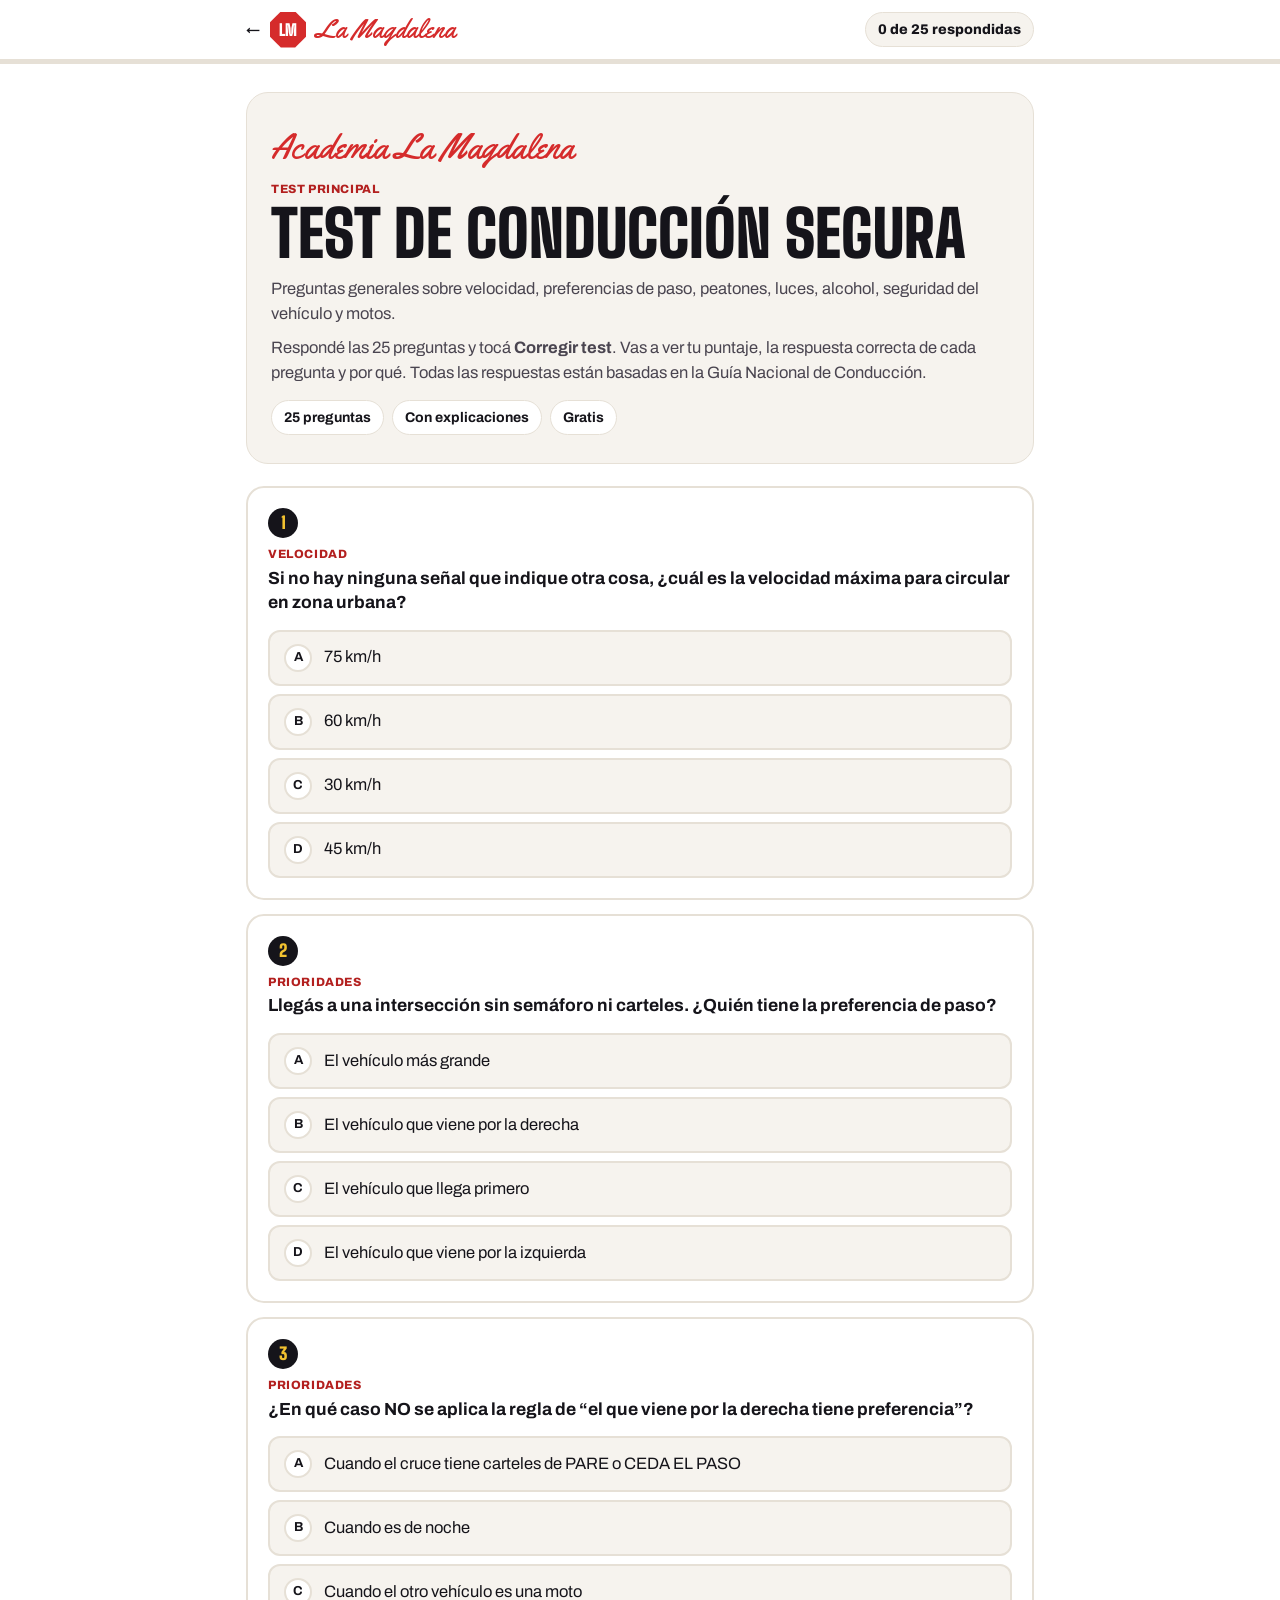
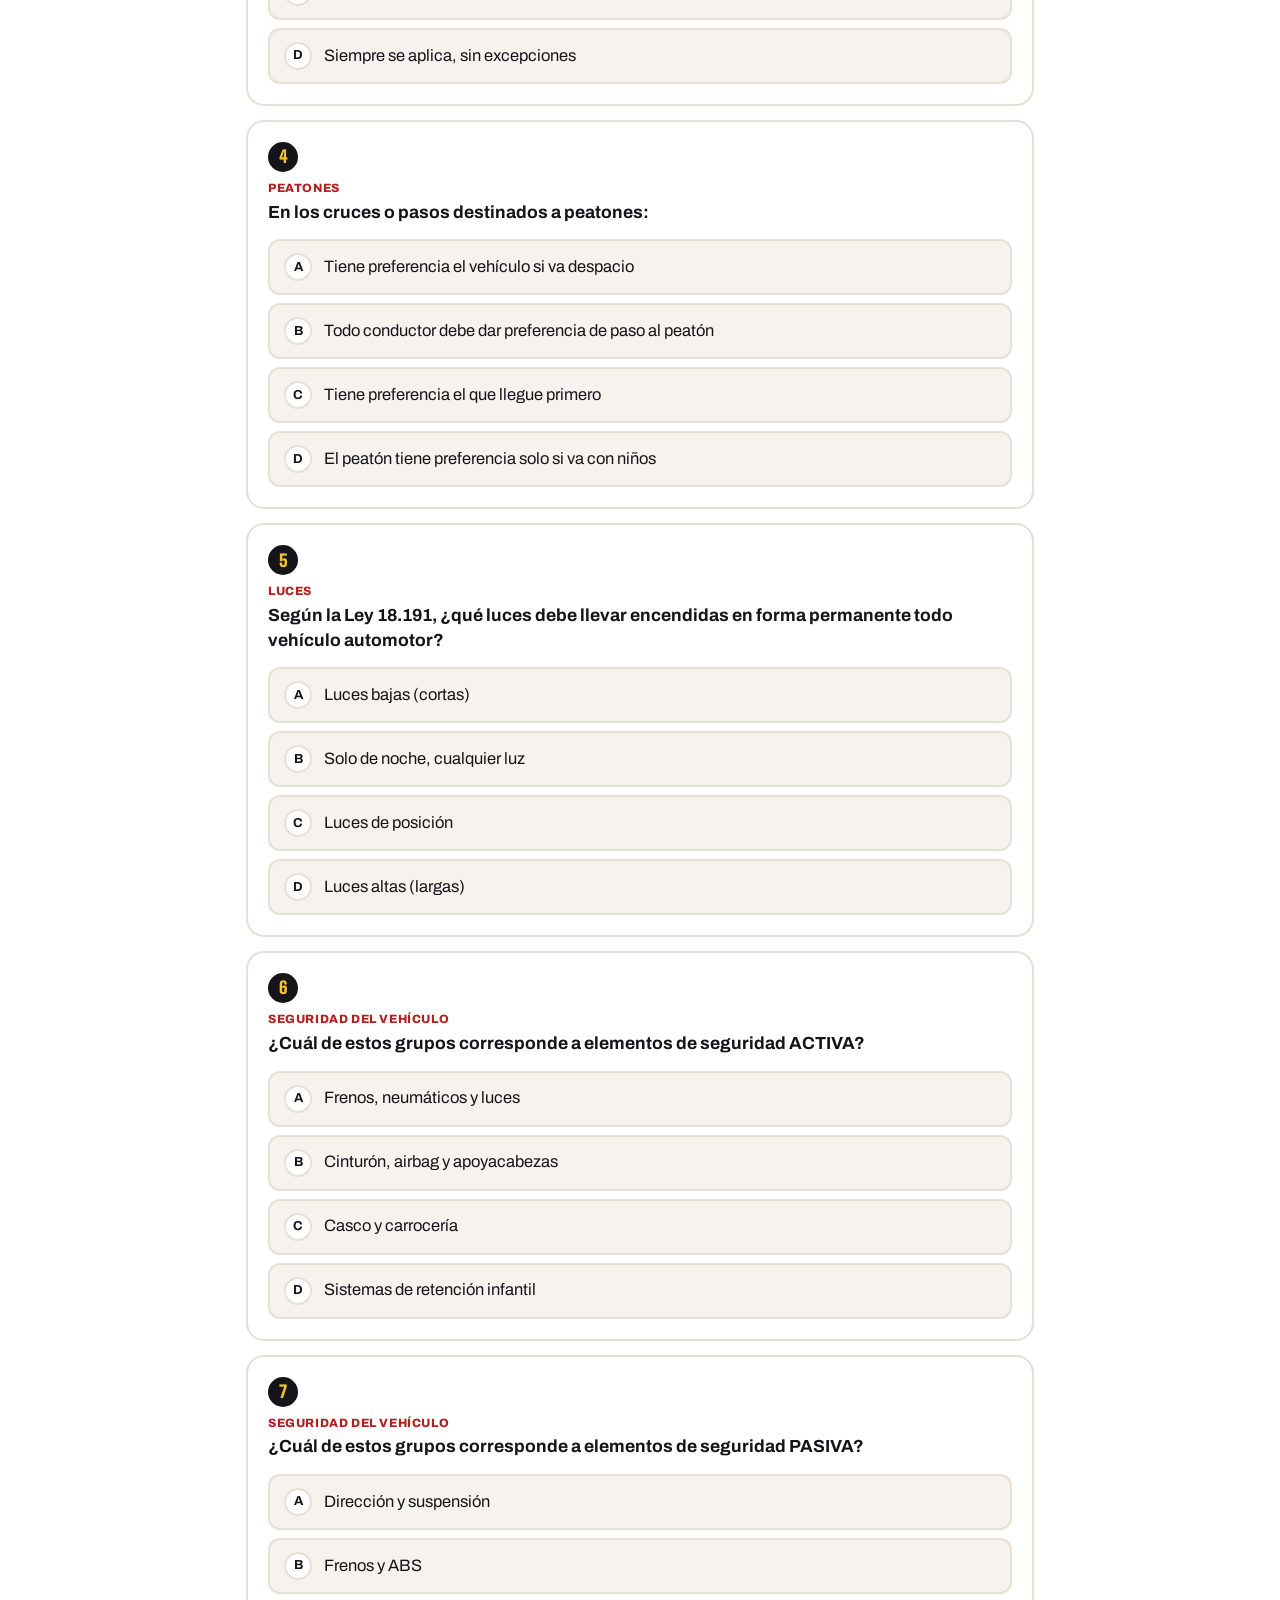
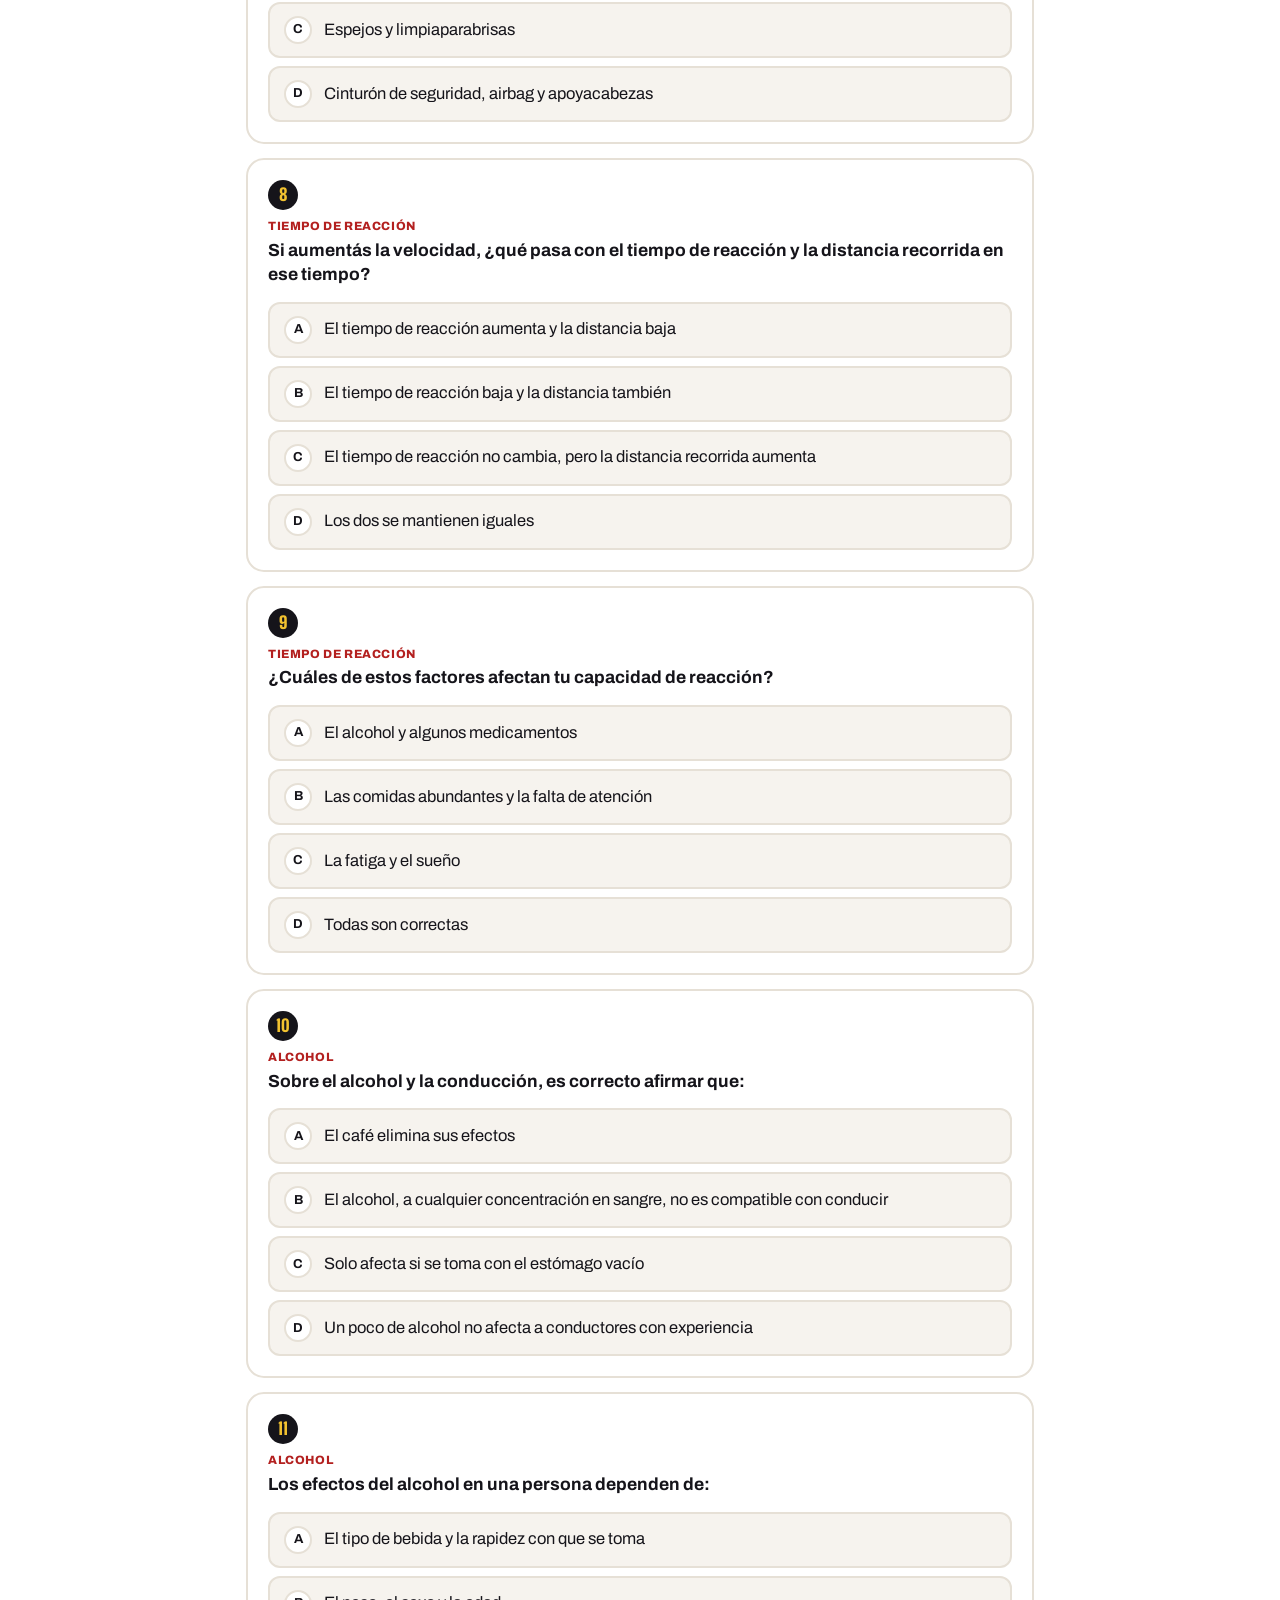
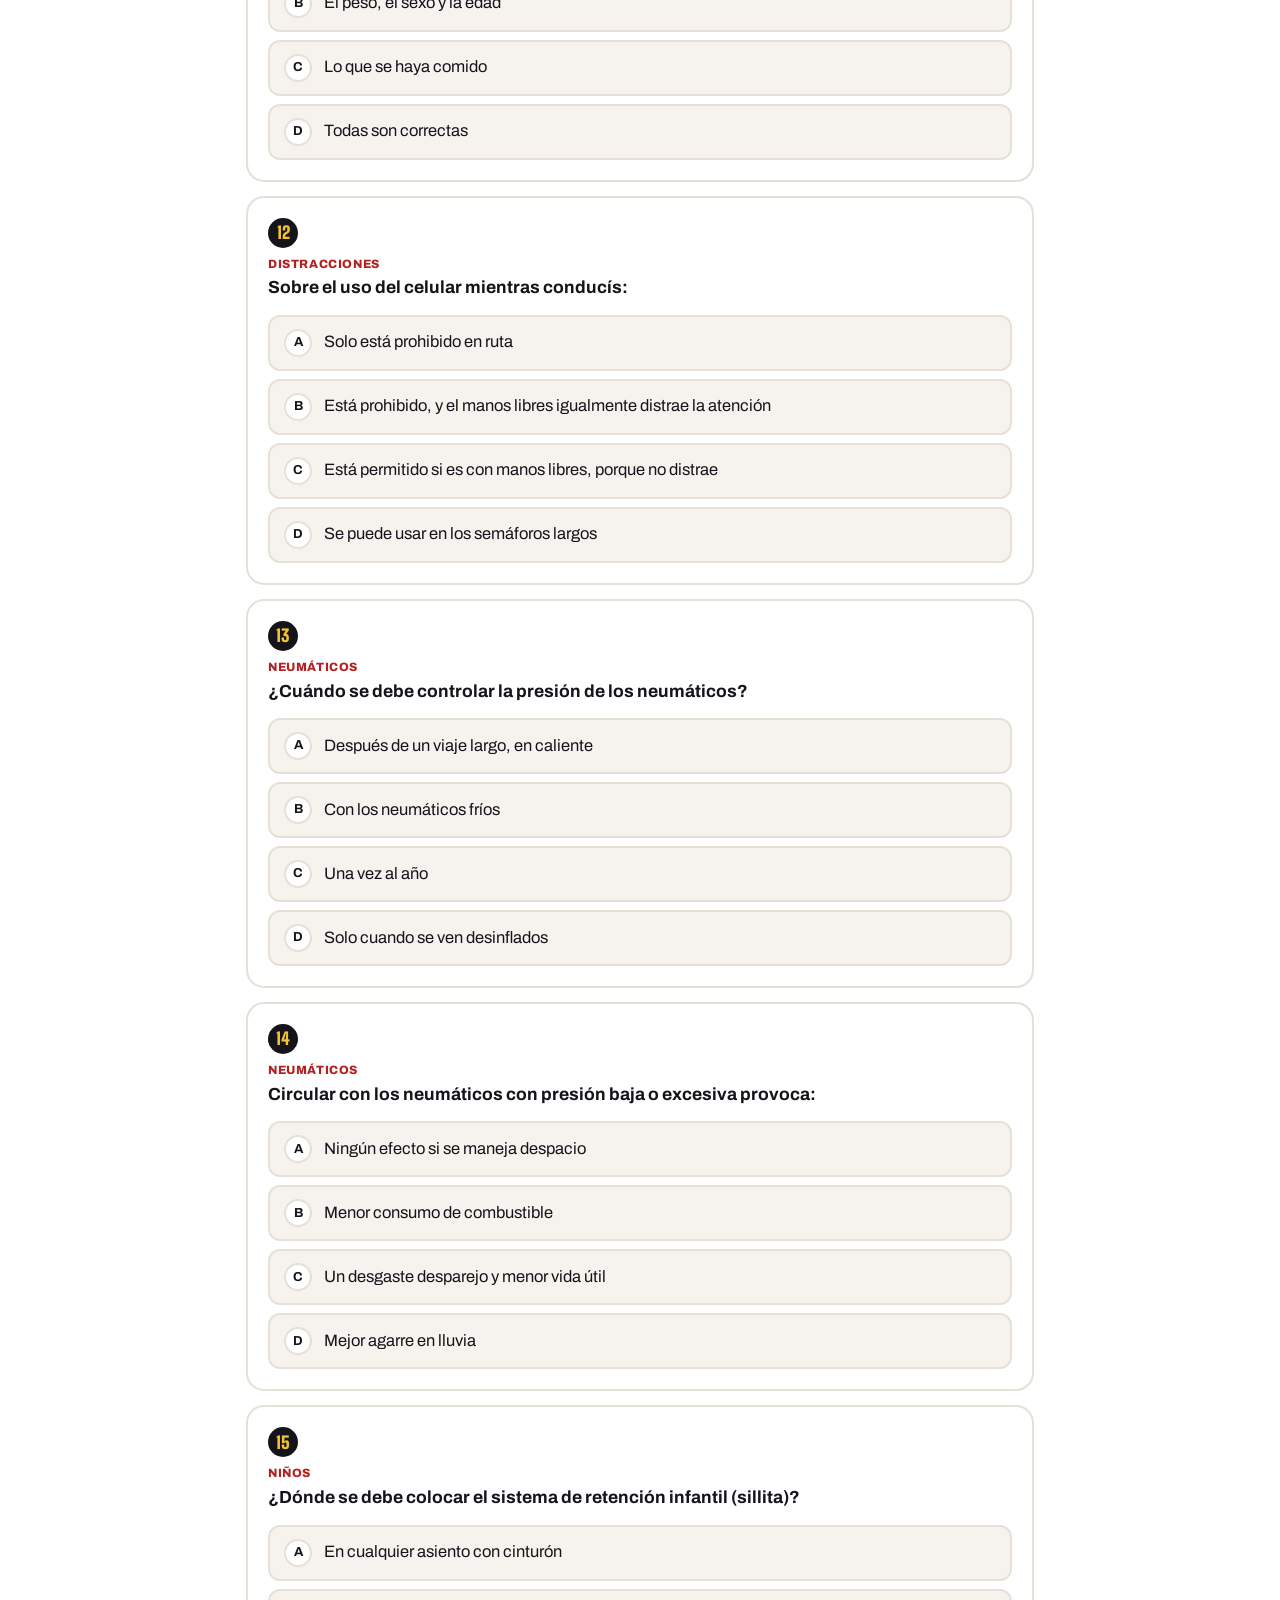
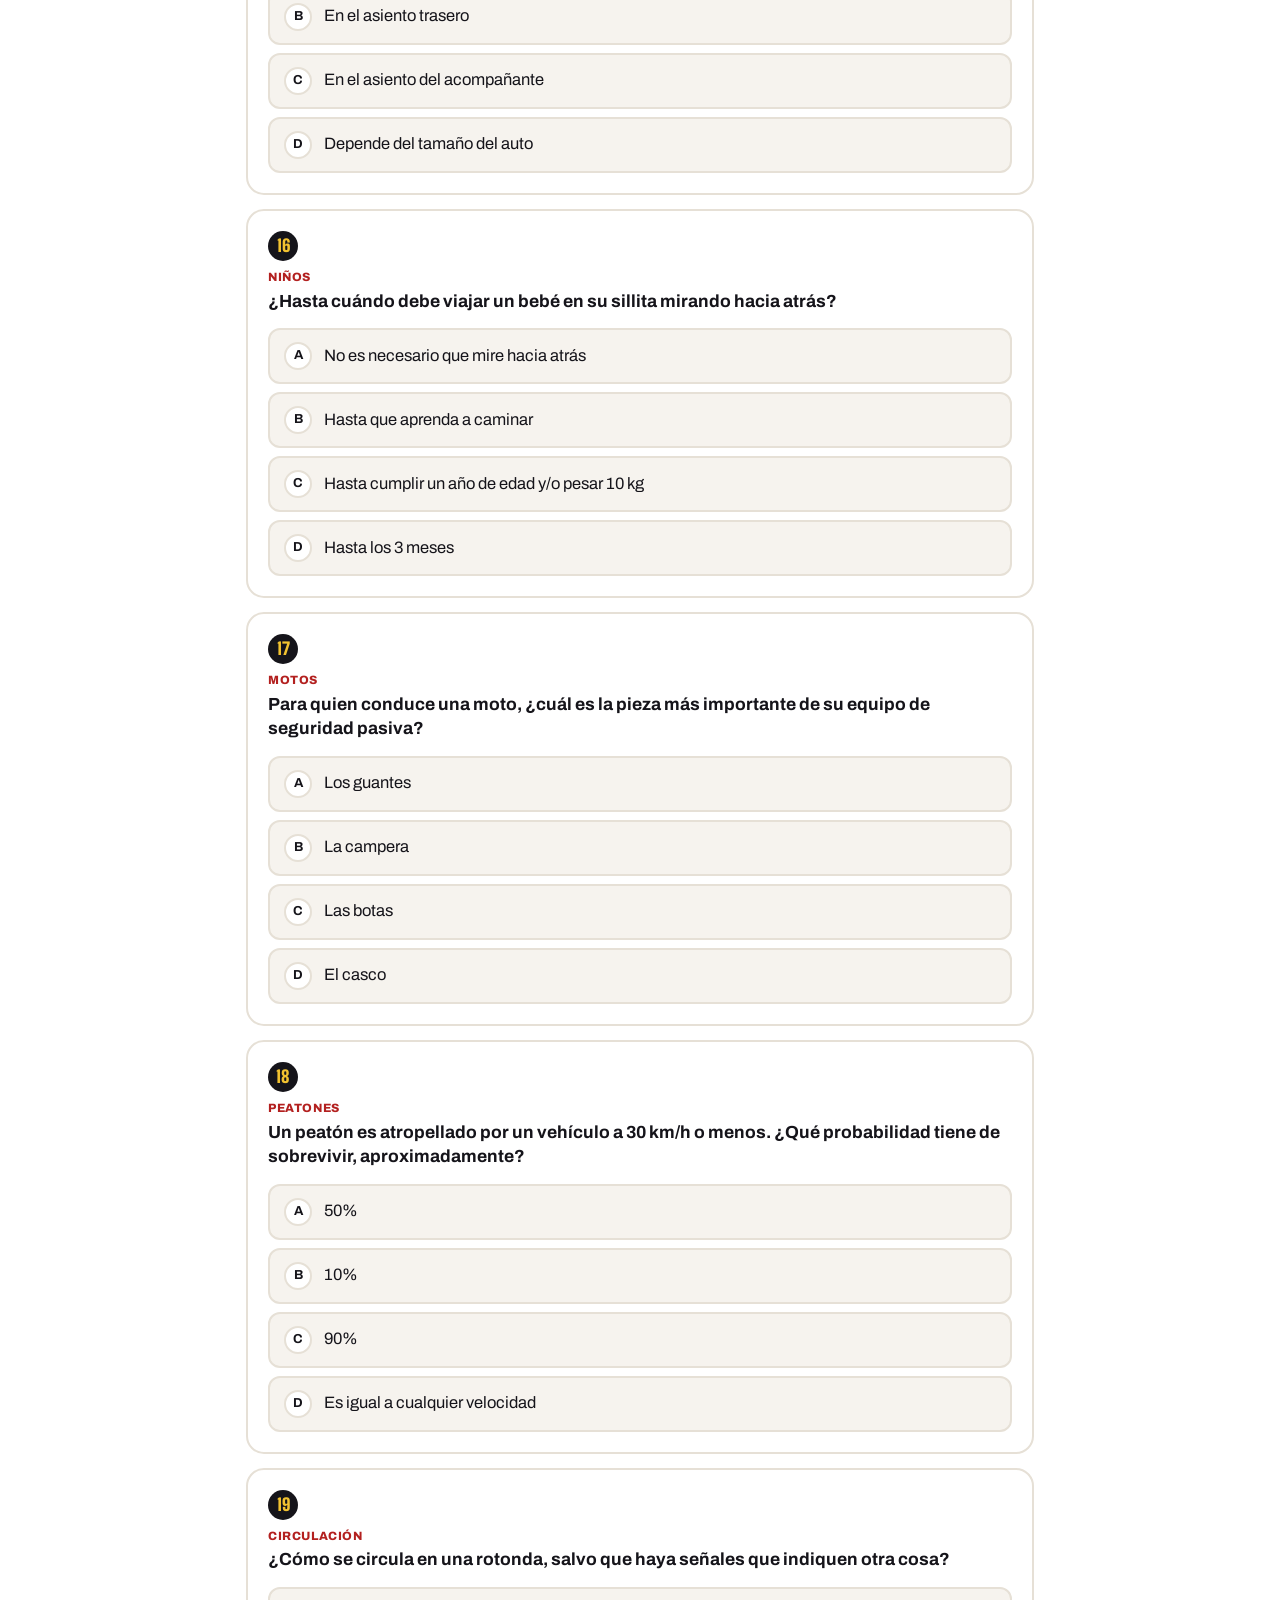
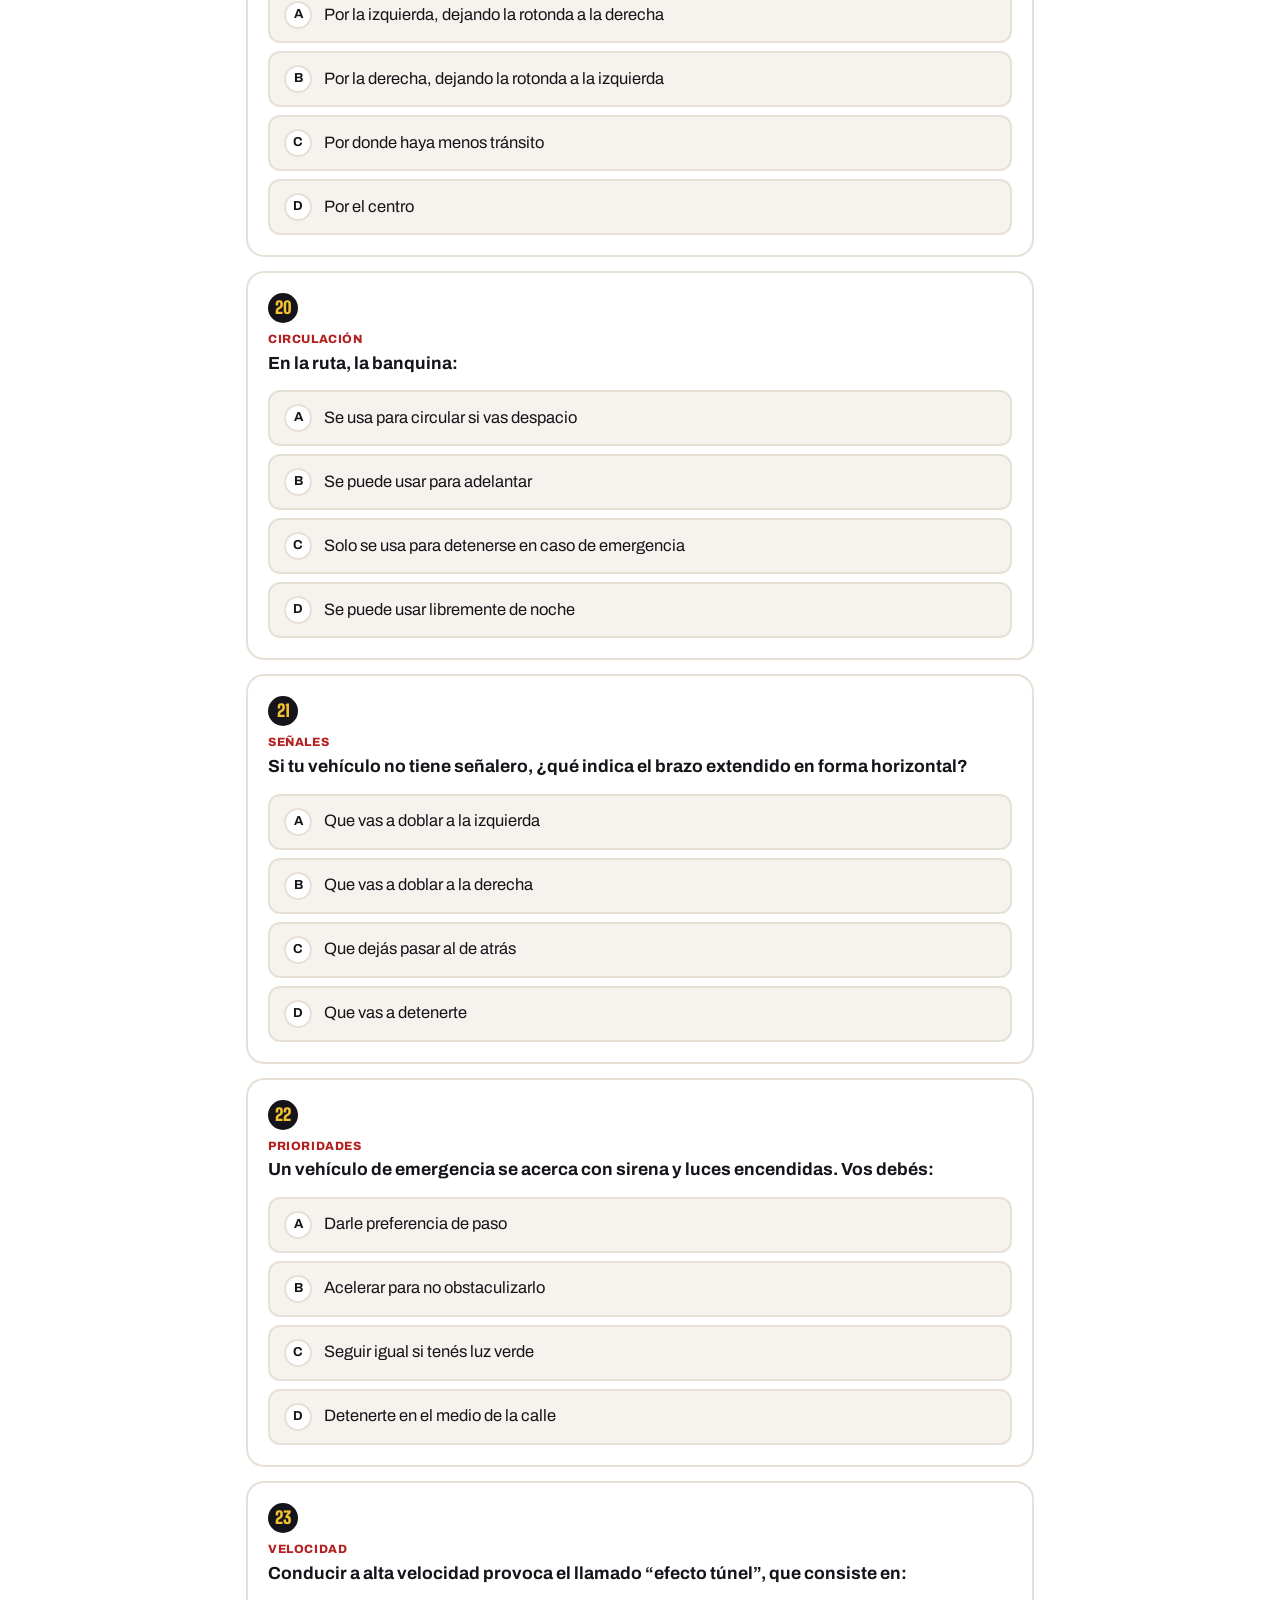
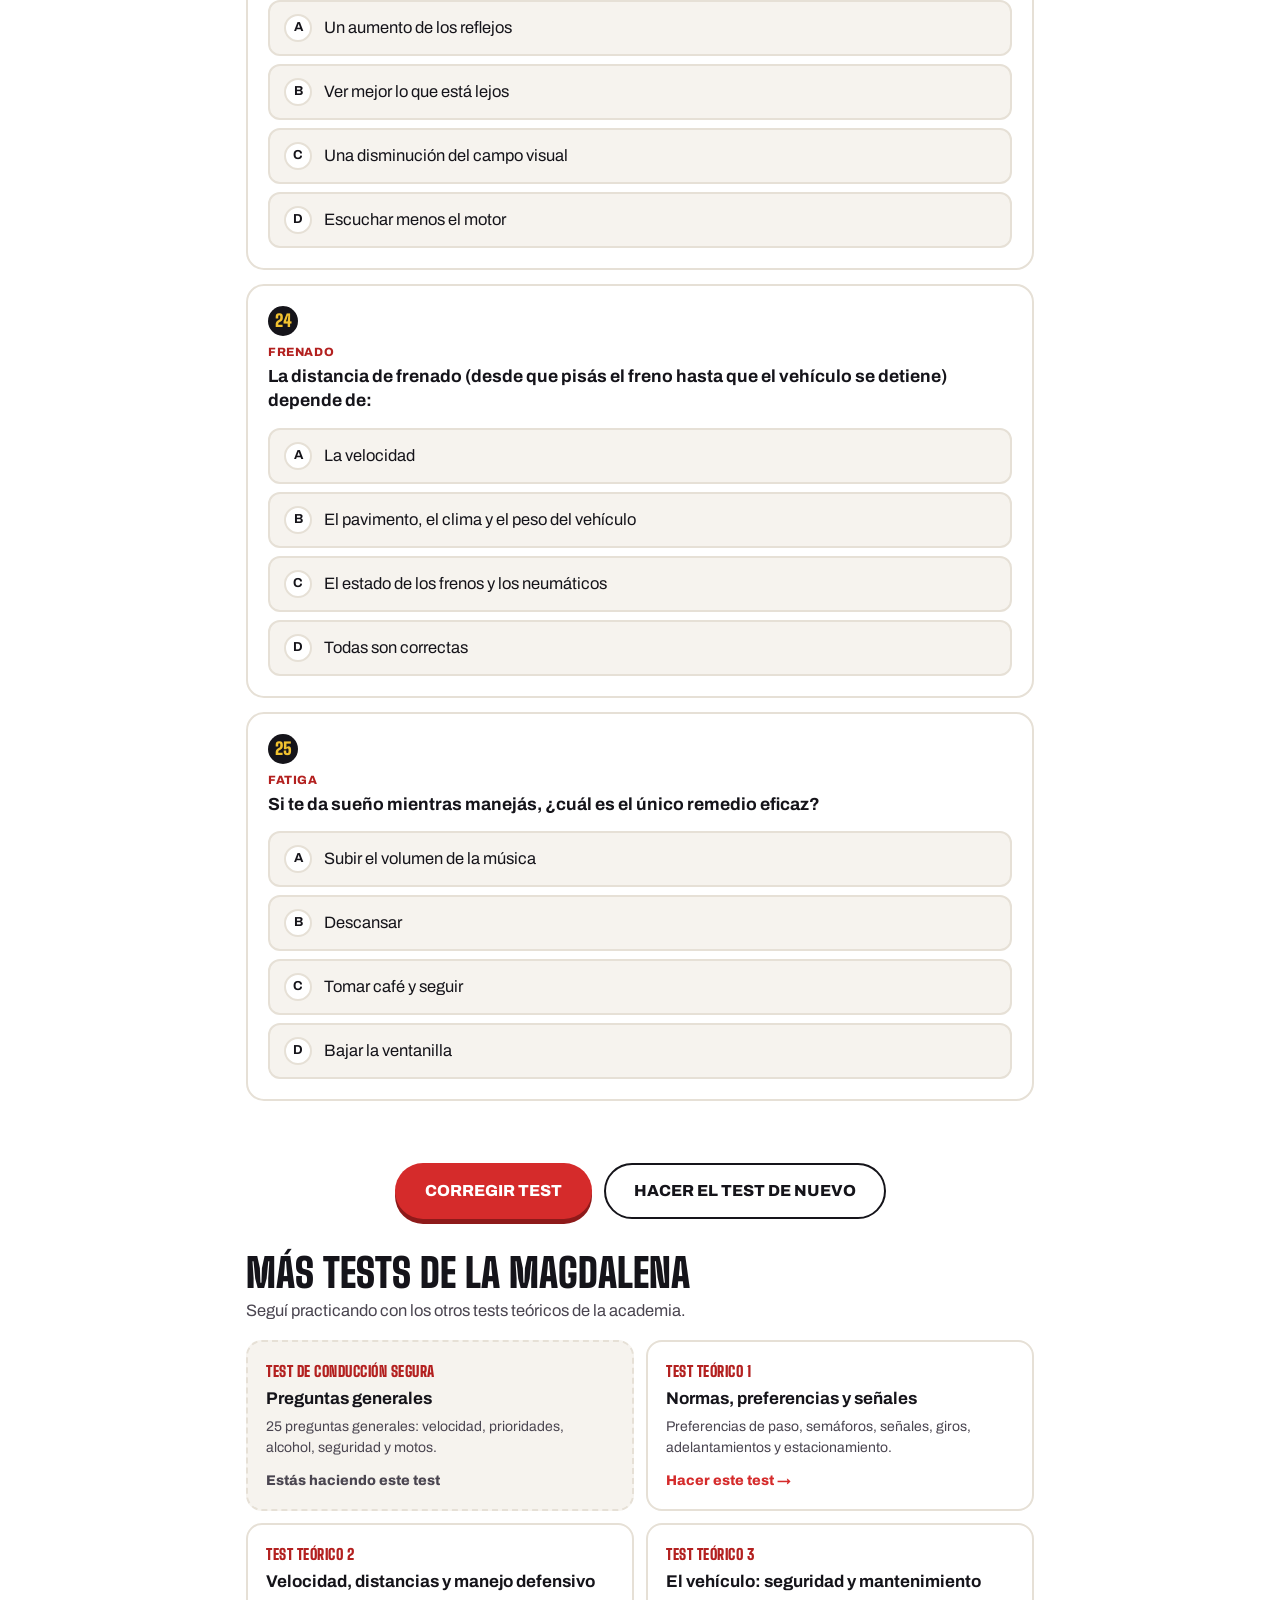
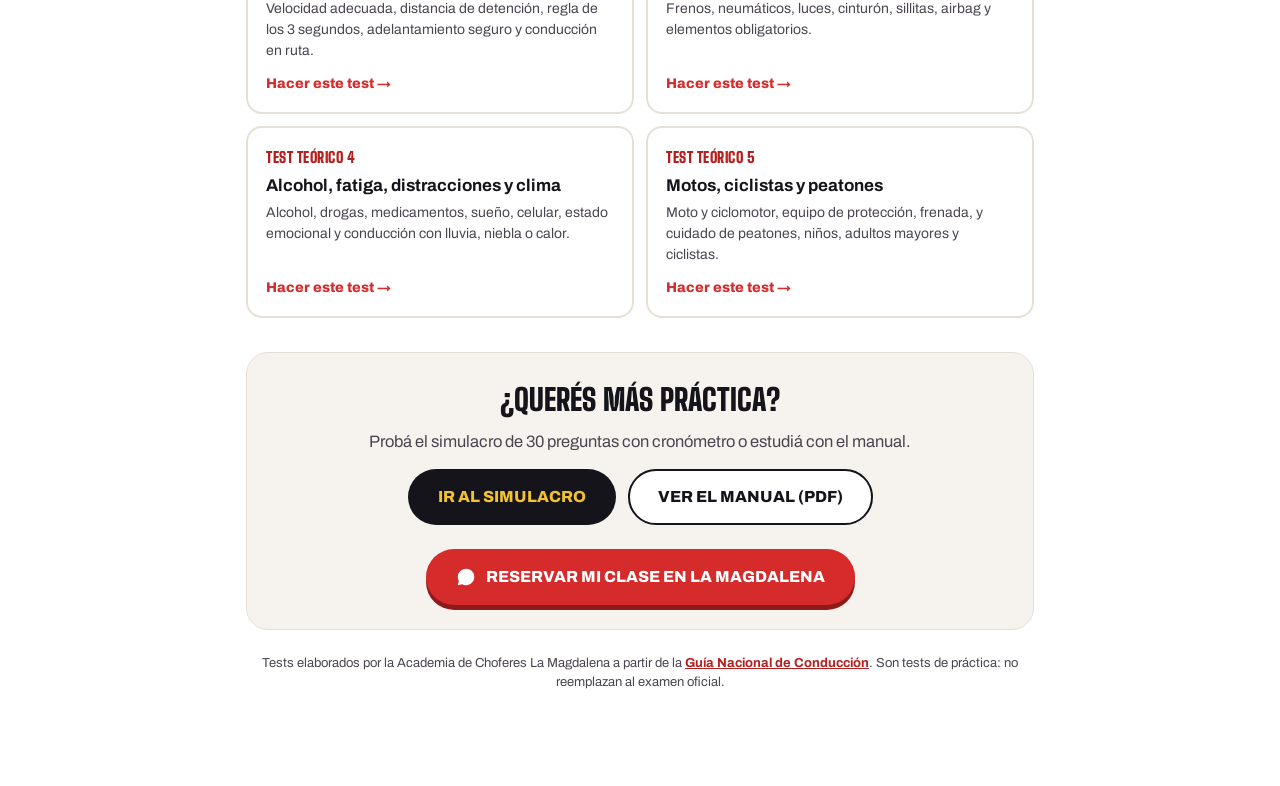
<file: test-conduccion-segura.html>
<!DOCTYPE html>
<html lang="es-UY">
<head>
<meta charset="UTF-8">
<meta name="viewport" content="width=device-width, initial-scale=1.0, viewport-fit=cover">
<title>Test de conducción segura | Academia de Choferes La Magdalena</title>
<meta name="description" content="Test de conducción segura: 25 preguntas gratis con corrección y explicaciones. Preguntas generales sobre velocidad, preferencias de paso, peatones, luces, alcohol, seguridad del vehículo y motos. Academia de Choferes La Magdalena.">
<meta name="theme-color" content="#FFFFFF">
<link rel="canonical" href="https://academia-la-magdalena.vercel.app/test-conduccion-segura.html">
<meta property="og:type" content="website">
<meta property="og:locale" content="es_UY">
<meta property="og:site_name" content="Academia de Choferes La Magdalena">
<meta property="og:title" content="Test de conducción segura | La Magdalena">
<meta property="og:description" content="25 preguntas con corrección y explicaciones. Gratis, desde tu celular.">
<meta property="og:url" content="https://academia-la-magdalena.vercel.app/test-conduccion-segura.html">
<meta property="og:image" content="https://academia-la-magdalena.vercel.app/assets/images/og-la-magdalena.jpg">
<meta name="twitter:card" content="summary_large_image">
<link rel="icon" type="image/png" href="assets/images/icono.png">
<link rel="preconnect" href="https://fonts.googleapis.com">
<link rel="preconnect" href="https://fonts.gstatic.com" crossorigin>
<link href="https://fonts.googleapis.com/css2?family=Big+Shoulders+Display:wght@800;900&family=Archivo:wght@400;500;600;700;800&family=Yellowtail&display=swap" rel="stylesheet">
<style>
:root{--asfalto:#15141A;--rojo:#D52B2B;--rojo-osc:#B3201F;--rojo-sombra:#8E1A1A;--amarillo:#F2C230;--fondo:#F6F3EE;--borde:#E6E0D6;--suave:#4A4550;--verde:#1a8a4f;--verde-bg:#e6f6ec;--rojo-bg:#fdeaea;
  --display:'Big Shoulders Display','Arial Narrow',Impact,sans-serif;--cuerpo:'Archivo','Helvetica Neue',Arial,sans-serif;--script:'Yellowtail',cursive;
  --octo:polygon(30% 0,70% 0,100% 30%,100% 70%,70% 100%,30% 100%,0 70%,0 30%)}
*,*::before,*::after{box-sizing:border-box}
html{scroll-behavior:smooth;scroll-padding-top:90px}
body{margin:0;background:#fff;color:var(--asfalto);font-family:var(--cuerpo);font-size:16.5px;line-height:1.5}
:focus-visible{outline:3px solid var(--rojo);outline-offset:3px}
.barra{position:sticky;top:0;z-index:10;background:rgba(255,255,255,.96);border-bottom:1px solid var(--borde);backdrop-filter:blur(8px)}
.barra-in{max-width:820px;margin:0 auto;padding:10px 16px;display:flex;align-items:center;justify-content:space-between;gap:12px}
.marca{display:flex;align-items:center;gap:10px;text-decoration:none;color:var(--asfalto);font-weight:700;font-size:14px}
.octo{width:36px;height:36px;background:var(--rojo);clip-path:var(--octo);display:flex;align-items:center;justify-content:center;font-family:var(--display);font-weight:900;color:#fff;font-size:16px}
.marca .script{font-family:var(--script);font-size:26px;color:var(--rojo);font-weight:400;white-space:nowrap}
.progreso{flex-shrink:1;min-width:0;overflow:hidden;text-overflow:ellipsis;font-weight:800;font-size:14px;background:var(--fondo);border:1px solid var(--borde);border-radius:999px;padding:6px 12px;white-space:nowrap}
.barra-prog{height:4px;background:var(--borde)}
.barra-prog i{display:block;height:100%;width:0;background:linear-gradient(90deg,var(--rojo),var(--amarillo));transition:width .3s ease}
main{max-width:820px;margin:0 auto;padding:28px 16px 80px}
.intro{background:var(--fondo);border:1px solid var(--borde);border-radius:22px;padding:28px 24px;margin-bottom:22px}
.intro .script{font-family:var(--script);font-size:34px;color:var(--rojo)}
h1{font-family:var(--display);font-weight:900;text-transform:uppercase;font-size:clamp(40px,8vw,64px);line-height:.95;margin:6px 0 12px}
.intro p{margin:0 0 10px;color:var(--suave)}
.chips{display:flex;flex-wrap:wrap;gap:8px;margin-top:14px}
.chips span{background:#fff;border:1px solid var(--borde);border-radius:999px;padding:6px 12px;font-size:14px;font-weight:700}
.preg{border:2px solid var(--borde);border-radius:18px;padding:20px;margin:0 0 14px;background:#fff;transition:border-color .2s ease,background-color .2s ease}
.preg legend{float:left;width:100%;padding:0;margin-bottom:14px;font-weight:700;font-size:17.5px;line-height:1.4}
.preg legend+*{clear:both}
.num{display:inline-flex;width:30px;height:30px;border-radius:999px;background:var(--asfalto);color:var(--amarillo);font-family:var(--display);font-weight:900;font-size:17px;align-items:center;justify-content:center;margin-right:10px;vertical-align:middle}
.cat{display:block;font-size:12px;font-weight:800;color:var(--rojo-osc);text-transform:uppercase;letter-spacing:.6px;margin:8px 0 4px}
.ops{display:flex;flex-direction:column;gap:8px}
.op{display:flex;align-items:center;gap:12px;padding:12px 14px;border:2px solid var(--borde);border-radius:12px;background:var(--fondo);cursor:pointer;transition:border-color .15s ease,background-color .15s ease;min-height:52px}
.op:hover{border-color:var(--asfalto)}
.op input{position:absolute;opacity:0;width:1px;height:1px}
.op b{width:28px;height:28px;flex:none;border-radius:999px;border:2px solid var(--borde);background:#fff;display:flex;align-items:center;justify-content:center;font-size:13px}
.op:has(input:checked){border-color:var(--rojo);background:#fff}
.op:has(input:checked) b{background:var(--rojo);border-color:var(--rojo);color:#fff}
.op:has(input:focus-visible){outline:3px solid var(--rojo);outline-offset:2px}
.corregido .op{cursor:default}
.op.ok{border-color:var(--verde)!important;background:var(--verde-bg)!important}
.op.ok b{background:var(--verde)!important;border-color:var(--verde)!important;color:#fff!important}
.op.mal{border-color:#c0262b!important;background:var(--rojo-bg)!important}
.preg.bien{border-color:var(--verde)}
.preg.error,.preg.vacia{border-color:#c0262b}
.exp{margin:14px 0 0;padding:12px 14px;border-radius:12px;background:var(--fondo);font-size:15px;color:var(--suave)}
.bien .veredicto{color:var(--verde)}.error .veredicto,.vacia .veredicto{color:#c0262b}
.btn{display:inline-flex;align-items:center;justify-content:center;gap:10px;min-height:56px;padding:0 28px;border-radius:999px;border:2px solid transparent;font:inherit;font-weight:800;font-size:16px;text-transform:uppercase;text-decoration:none;cursor:pointer;transition:transform .15s ease}
.btn:hover{transform:translateY(-2px)}
.btn-rojo{background:var(--rojo);color:#fff;box-shadow:0 5px 0 var(--rojo-sombra)}
.btn-negro{background:var(--asfalto);color:var(--amarillo)}
.btn-borde{border-color:var(--asfalto);color:var(--asfalto);background:#fff}
.acciones{display:flex;flex-wrap:wrap;gap:12px;justify-content:center;margin-top:24px}
.aviso{text-align:center;color:#c0262b;font-weight:700;min-height:24px;margin-top:12px}
.resultado{border-radius:22px;padding:28px 24px;margin-bottom:22px;text-align:center;border:3px solid var(--verde);background:var(--verde-bg)}
.resultado.bajo{border-color:#c0262b;background:var(--rojo-bg)}
.resultado .nota{font-family:var(--display);font-weight:900;font-size:72px;line-height:1}
.resultado .nota small{font-size:32px}
.resultado h2{font-family:var(--display);font-weight:900;text-transform:uppercase;font-size:32px;margin:6px 0 8px}
.resultado p{margin:0 auto 6px;max-width:520px;color:var(--suave)}
.mas{margin-top:34px;background:var(--fondo);border:1px solid var(--borde);border-radius:22px;padding:24px;text-align:center}
.mas h2{font-family:var(--display);font-weight:900;text-transform:uppercase;font-size:30px;margin:0 0 8px}
.mas p{margin:0 0 14px;color:var(--suave)}
.fuente{font-size:13px;color:var(--suave);text-align:center;margin-top:24px}
.fuente a{color:var(--rojo-osc);font-weight:700}
@media (max-width:380px){.marca>span:first-child{display:none}.marca .script{font-size:19px}.progreso{font-size:12px;padding:5px 9px}.octo{width:30px;height:30px;font-size:13px}.barra-in{gap:8px}}
@media (max-width:600px){.marca .txt{display:none}.preg{padding:16px}.btn{width:100%}.marca .script{font-size:23px}}
@media (prefers-reduced-motion:reduce){*{transition:none!important}html{scroll-behavior:auto}}
</style>
<style>
.mas-tests{margin-top:34px}
.mas-tests h2{font-family:var(--display);font-weight:900;text-transform:uppercase;font-size:clamp(30px,6vw,40px);line-height:1;margin:0 0 6px}
.mas-tests>p{margin:0 0 16px;color:var(--suave)}
.grilla-tests{display:grid;grid-template-columns:repeat(2,minmax(0,1fr));gap:12px;list-style:none;margin:0;padding:0}
.tarj-test{display:flex;flex-direction:column;gap:6px;height:100%;padding:18px;border:2px solid var(--borde);border-radius:16px;background:#fff;color:var(--asfalto);text-decoration:none;transition:border-color .15s ease,transform .15s ease}
a.tarj-test:hover{border-color:var(--rojo);transform:translateY(-2px)}
.tarj-test .n{font-family:var(--display);font-weight:900;font-size:15px;letter-spacing:.5px;text-transform:uppercase;color:var(--rojo-osc)}
.tarj-test strong{font-size:17px;line-height:1.25}
.tarj-test span.d{font-size:14px;color:var(--suave)}
.tarj-test .ir{margin-top:auto;padding-top:6px;font-weight:800;font-size:14px;color:var(--rojo)}
.tarj-test.actual{background:var(--fondo);border-style:dashed}
.tarj-test.actual .ir{color:var(--suave)}
@media (max-width:600px){.grilla-tests{grid-template-columns:minmax(0,1fr)}}
</style>
</head>
<body>
<header class="barra">
  <div class="barra-in">
    <a href="index.html#teorico" class="marca" aria-label="Volver a la Academia de Choferes La Magdalena"><span aria-hidden="true">←</span><span class="octo" aria-hidden="true">LM</span><span class="script">La Magdalena</span></a>
    <span class="progreso" id="progreso" aria-live="polite">0 de 25 respondidas</span>
  </div>
  <div class="barra-prog" aria-hidden="true"><i id="barra"></i></div>
</header>
<main>
  <section class="intro">
    <span class="script">Academia La Magdalena</span>
    <span class="cat" style="margin-top:8px">Test principal</span>
    <h1>Test de conducción segura</h1>
    <p>Preguntas generales sobre velocidad, preferencias de paso, peatones, luces, alcohol, seguridad del vehículo y motos.</p>
    <p>Respondé las 25 preguntas y tocá <strong>Corregir test</strong>. Vas a ver tu puntaje, la respuesta correcta de cada pregunta y por qué. Todas las respuestas están basadas en la Guía Nacional de Conducción.</p>
    <div class="chips"><span>25 preguntas</span><span>Con explicaciones</span><span>Gratis</span></div>
  </section>

  <div id="resultado" hidden></div>

  <form id="test" novalidate>
      <fieldset class="preg" id="p0" data-r="3">
        <legend><span class="num">1</span><span class="cat">Velocidad</span>Si no hay ninguna señal que indique otra cosa, ¿cuál es la velocidad máxima para circular en zona urbana?</legend>
        <div class="ops">
          <label class="op"><input type="radio" name="p0" value="0"><b>A</b><span>75 km/h</span></label>
          <label class="op"><input type="radio" name="p0" value="1"><b>B</b><span>60 km/h</span></label>
          <label class="op"><input type="radio" name="p0" value="2"><b>C</b><span>30 km/h</span></label>
          <label class="op"><input type="radio" name="p0" value="3"><b>D</b><span>45 km/h</span></label>
        </div>
        <p class="exp" hidden><strong class="veredicto"></strong> La velocidad máxima en zona urbana es de 45 km/h. Las excepciones, más altas o más bajas, siempre están señalizadas.</p>
      </fieldset>
      <fieldset class="preg" id="p1" data-r="1">
        <legend><span class="num">2</span><span class="cat">Prioridades</span>Llegás a una intersección sin semáforo ni carteles. ¿Quién tiene la preferencia de paso?</legend>
        <div class="ops">
          <label class="op"><input type="radio" name="p1" value="0"><b>A</b><span>El vehículo más grande</span></label>
          <label class="op"><input type="radio" name="p1" value="1"><b>B</b><span>El vehículo que viene por la derecha</span></label>
          <label class="op"><input type="radio" name="p1" value="2"><b>C</b><span>El vehículo que llega primero</span></label>
          <label class="op"><input type="radio" name="p1" value="3"><b>D</b><span>El vehículo que viene por la izquierda</span></label>
        </div>
        <p class="exp" hidden><strong class="veredicto"></strong> En una intersección no regulada tiene preferencia el vehículo que se aproxima por la derecha.</p>
      </fieldset>
      <fieldset class="preg" id="p2" data-r="0">
        <legend><span class="num">3</span><span class="cat">Prioridades</span>¿En qué caso NO se aplica la regla de “el que viene por la derecha tiene preferencia”?</legend>
        <div class="ops">
          <label class="op"><input type="radio" name="p2" value="0"><b>A</b><span>Cuando el cruce tiene carteles de PARE o CEDA EL PASO</span></label>
          <label class="op"><input type="radio" name="p2" value="1"><b>B</b><span>Cuando es de noche</span></label>
          <label class="op"><input type="radio" name="p2" value="2"><b>C</b><span>Cuando el otro vehículo es una moto</span></label>
          <label class="op"><input type="radio" name="p2" value="3"><b>D</b><span>Siempre se aplica, sin excepciones</span></label>
        </div>
        <p class="exp" hidden><strong class="veredicto"></strong> Cuando la preferencia está determinada por los carteles de PARE o CEDA EL PASO, no rige la regla de la derecha (Ley 18.191, art. 17).</p>
      </fieldset>
      <fieldset class="preg" id="p3" data-r="1">
        <legend><span class="num">4</span><span class="cat">Peatones</span>En los cruces o pasos destinados a peatones:</legend>
        <div class="ops">
          <label class="op"><input type="radio" name="p3" value="0"><b>A</b><span>Tiene preferencia el vehículo si va despacio</span></label>
          <label class="op"><input type="radio" name="p3" value="1"><b>B</b><span>Todo conductor debe dar preferencia de paso al peatón</span></label>
          <label class="op"><input type="radio" name="p3" value="2"><b>C</b><span>Tiene preferencia el que llegue primero</span></label>
          <label class="op"><input type="radio" name="p3" value="3"><b>D</b><span>El peatón tiene preferencia solo si va con niños</span></label>
        </div>
        <p class="exp" hidden><strong class="veredicto"></strong> Todo conductor debe dar preferencia de paso a los peatones en los cruces o pasos reglamentarios destinados a ellos (Ley 18.191, art. 7).</p>
      </fieldset>
      <fieldset class="preg" id="p4" data-r="0">
        <legend><span class="num">5</span><span class="cat">Luces</span>Según la Ley 18.191, ¿qué luces debe llevar encendidas en forma permanente todo vehículo automotor?</legend>
        <div class="ops">
          <label class="op"><input type="radio" name="p4" value="0"><b>A</b><span>Luces bajas (cortas)</span></label>
          <label class="op"><input type="radio" name="p4" value="1"><b>B</b><span>Solo de noche, cualquier luz</span></label>
          <label class="op"><input type="radio" name="p4" value="2"><b>C</b><span>Luces de posición</span></label>
          <label class="op"><input type="radio" name="p4" value="3"><b>D</b><span>Luces altas (largas)</span></label>
        </div>
        <p class="exp" hidden><strong class="veredicto"></strong> Es obligatorio el uso de las luces bajas (cortas) encendidas de forma permanente (Ley 18.191, art. 30).</p>
      </fieldset>
      <fieldset class="preg" id="p5" data-r="0">
        <legend><span class="num">6</span><span class="cat">Seguridad del vehículo</span>¿Cuál de estos grupos corresponde a elementos de seguridad ACTIVA?</legend>
        <div class="ops">
          <label class="op"><input type="radio" name="p5" value="0"><b>A</b><span>Frenos, neumáticos y luces</span></label>
          <label class="op"><input type="radio" name="p5" value="1"><b>B</b><span>Cinturón, airbag y apoyacabezas</span></label>
          <label class="op"><input type="radio" name="p5" value="2"><b>C</b><span>Casco y carrocería</span></label>
          <label class="op"><input type="radio" name="p5" value="3"><b>D</b><span>Sistemas de retención infantil</span></label>
        </div>
        <p class="exp" hidden><strong class="veredicto"></strong> La seguridad activa ayuda a evitar el siniestro: neumáticos, frenos, ABS, luces, suspensión, dirección, espejos, limpiaparabrisas, entre otros.</p>
      </fieldset>
      <fieldset class="preg" id="p6" data-r="3">
        <legend><span class="num">7</span><span class="cat">Seguridad del vehículo</span>¿Cuál de estos grupos corresponde a elementos de seguridad PASIVA?</legend>
        <div class="ops">
          <label class="op"><input type="radio" name="p6" value="0"><b>A</b><span>Dirección y suspensión</span></label>
          <label class="op"><input type="radio" name="p6" value="1"><b>B</b><span>Frenos y ABS</span></label>
          <label class="op"><input type="radio" name="p6" value="2"><b>C</b><span>Espejos y limpiaparabrisas</span></label>
          <label class="op"><input type="radio" name="p6" value="3"><b>D</b><span>Cinturón de seguridad, airbag y apoyacabezas</span></label>
        </div>
        <p class="exp" hidden><strong class="veredicto"></strong> La seguridad pasiva reduce los daños cuando el siniestro es inevitable: cinturones, sistemas de retención, airbags, apoyacabezas, carrocería y chasis, y casco.</p>
      </fieldset>
      <fieldset class="preg" id="p7" data-r="2">
        <legend><span class="num">8</span><span class="cat">Tiempo de reacción</span>Si aumentás la velocidad, ¿qué pasa con el tiempo de reacción y la distancia recorrida en ese tiempo?</legend>
        <div class="ops">
          <label class="op"><input type="radio" name="p7" value="0"><b>A</b><span>El tiempo de reacción aumenta y la distancia baja</span></label>
          <label class="op"><input type="radio" name="p7" value="1"><b>B</b><span>El tiempo de reacción baja y la distancia también</span></label>
          <label class="op"><input type="radio" name="p7" value="2"><b>C</b><span>El tiempo de reacción no cambia, pero la distancia recorrida aumenta</span></label>
          <label class="op"><input type="radio" name="p7" value="3"><b>D</b><span>Los dos se mantienen iguales</span></label>
        </div>
        <p class="exp" hidden><strong class="veredicto"></strong> La velocidad no afecta el tiempo de reacción, pero sí la distancia que el vehículo recorre durante ese tiempo.</p>
      </fieldset>
      <fieldset class="preg" id="p8" data-r="3">
        <legend><span class="num">9</span><span class="cat">Tiempo de reacción</span>¿Cuáles de estos factores afectan tu capacidad de reacción?</legend>
        <div class="ops">
          <label class="op"><input type="radio" name="p8" value="0"><b>A</b><span>El alcohol y algunos medicamentos</span></label>
          <label class="op"><input type="radio" name="p8" value="1"><b>B</b><span>Las comidas abundantes y la falta de atención</span></label>
          <label class="op"><input type="radio" name="p8" value="2"><b>C</b><span>La fatiga y el sueño</span></label>
          <label class="op"><input type="radio" name="p8" value="3"><b>D</b><span>Todas son correctas</span></label>
        </div>
        <p class="exp" hidden><strong class="veredicto"></strong> Afectan la capacidad de reacción la fatiga, el sueño, el alcohol, las drogas, la falta de atención, determinados medicamentos y las comidas abundantes y pesadas.</p>
      </fieldset>
      <fieldset class="preg" id="p9" data-r="1">
        <legend><span class="num">10</span><span class="cat">Alcohol</span>Sobre el alcohol y la conducción, es correcto afirmar que:</legend>
        <div class="ops">
          <label class="op"><input type="radio" name="p9" value="0"><b>A</b><span>El café elimina sus efectos</span></label>
          <label class="op"><input type="radio" name="p9" value="1"><b>B</b><span>El alcohol, a cualquier concentración en sangre, no es compatible con conducir</span></label>
          <label class="op"><input type="radio" name="p9" value="2"><b>C</b><span>Solo afecta si se toma con el estómago vacío</span></label>
          <label class="op"><input type="radio" name="p9" value="3"><b>D</b><span>Un poco de alcohol no afecta a conductores con experiencia</span></label>
        </div>
        <p class="exp" hidden><strong class="veredicto"></strong> El alcohol, a cualquier concentración en sangre, no es compatible con la conducción de vehículos.</p>
      </fieldset>
      <fieldset class="preg" id="p10" data-r="3">
        <legend><span class="num">11</span><span class="cat">Alcohol</span>Los efectos del alcohol en una persona dependen de:</legend>
        <div class="ops">
          <label class="op"><input type="radio" name="p10" value="0"><b>A</b><span>El tipo de bebida y la rapidez con que se toma</span></label>
          <label class="op"><input type="radio" name="p10" value="1"><b>B</b><span>El peso, el sexo y la edad</span></label>
          <label class="op"><input type="radio" name="p10" value="2"><b>C</b><span>Lo que se haya comido</span></label>
          <label class="op"><input type="radio" name="p10" value="3"><b>D</b><span>Todas son correctas</span></label>
        </div>
        <p class="exp" hidden><strong class="veredicto"></strong> Dependen de muchos factores: tipo de bebida, rapidez de la ingesta, alimentos, peso, grasa corporal, sexo, edad, estado del hígado y sensibilidad personal, entre otros.</p>
      </fieldset>
      <fieldset class="preg" id="p11" data-r="1">
        <legend><span class="num">12</span><span class="cat">Distracciones</span>Sobre el uso del celular mientras conducís:</legend>
        <div class="ops">
          <label class="op"><input type="radio" name="p11" value="0"><b>A</b><span>Solo está prohibido en ruta</span></label>
          <label class="op"><input type="radio" name="p11" value="1"><b>B</b><span>Está prohibido, y el manos libres igualmente distrae la atención</span></label>
          <label class="op"><input type="radio" name="p11" value="2"><b>C</b><span>Está permitido si es con manos libres, porque no distrae</span></label>
          <label class="op"><input type="radio" name="p11" value="3"><b>D</b><span>Se puede usar en los semáforos largos</span></label>
        </div>
        <p class="exp" hidden><strong class="veredicto"></strong> Está prohibido usar el celular mientras se conduce, y el sistema manos libres igualmente distrae y aumenta la probabilidad de un siniestro.</p>
      </fieldset>
      <fieldset class="preg" id="p12" data-r="1">
        <legend><span class="num">13</span><span class="cat">Neumáticos</span>¿Cuándo se debe controlar la presión de los neumáticos?</legend>
        <div class="ops">
          <label class="op"><input type="radio" name="p12" value="0"><b>A</b><span>Después de un viaje largo, en caliente</span></label>
          <label class="op"><input type="radio" name="p12" value="1"><b>B</b><span>Con los neumáticos fríos</span></label>
          <label class="op"><input type="radio" name="p12" value="2"><b>C</b><span>Una vez al año</span></label>
          <label class="op"><input type="radio" name="p12" value="3"><b>D</b><span>Solo cuando se ven desinflados</span></label>
        </div>
        <p class="exp" hidden><strong class="veredicto"></strong> El control de la presión debe hacerse con los neumáticos fríos. Ante la duda, consultá el manual del fabricante.</p>
      </fieldset>
      <fieldset class="preg" id="p13" data-r="2">
        <legend><span class="num">14</span><span class="cat">Neumáticos</span>Circular con los neumáticos con presión baja o excesiva provoca:</legend>
        <div class="ops">
          <label class="op"><input type="radio" name="p13" value="0"><b>A</b><span>Ningún efecto si se maneja despacio</span></label>
          <label class="op"><input type="radio" name="p13" value="1"><b>B</b><span>Menor consumo de combustible</span></label>
          <label class="op"><input type="radio" name="p13" value="2"><b>C</b><span>Un desgaste desparejo y menor vida útil</span></label>
          <label class="op"><input type="radio" name="p13" value="3"><b>D</b><span>Mejor agarre en lluvia</span></label>
        </div>
        <p class="exp" hidden><strong class="veredicto"></strong> Circular con presión baja o excesiva provoca un desgaste desparejo que acorta la vida útil de los neumáticos.</p>
      </fieldset>
      <fieldset class="preg" id="p14" data-r="1">
        <legend><span class="num">15</span><span class="cat">Niños</span>¿Dónde se debe colocar el sistema de retención infantil (sillita)?</legend>
        <div class="ops">
          <label class="op"><input type="radio" name="p14" value="0"><b>A</b><span>En cualquier asiento con cinturón</span></label>
          <label class="op"><input type="radio" name="p14" value="1"><b>B</b><span>En el asiento trasero</span></label>
          <label class="op"><input type="radio" name="p14" value="2"><b>C</b><span>En el asiento del acompañante</span></label>
          <label class="op"><input type="radio" name="p14" value="3"><b>D</b><span>Depende del tamaño del auto</span></label>
        </div>
        <p class="exp" hidden><strong class="veredicto"></strong> El lugar para colocar un sistema de retención infantil es el asiento trasero.</p>
      </fieldset>
      <fieldset class="preg" id="p15" data-r="2">
        <legend><span class="num">16</span><span class="cat">Niños</span>¿Hasta cuándo debe viajar un bebé en su sillita mirando hacia atrás?</legend>
        <div class="ops">
          <label class="op"><input type="radio" name="p15" value="0"><b>A</b><span>No es necesario que mire hacia atrás</span></label>
          <label class="op"><input type="radio" name="p15" value="1"><b>B</b><span>Hasta que aprenda a caminar</span></label>
          <label class="op"><input type="radio" name="p15" value="2"><b>C</b><span>Hasta cumplir un año de edad y/o pesar 10 kg</span></label>
          <label class="op"><input type="radio" name="p15" value="3"><b>D</b><span>Hasta los 3 meses</span></label>
        </div>
        <p class="exp" hidden><strong class="veredicto"></strong> Un niño debe viajar en un sistema de retención mirando hacia atrás hasta cumplir un año de edad y/o pesar 10 kg.</p>
      </fieldset>
      <fieldset class="preg" id="p16" data-r="3">
        <legend><span class="num">17</span><span class="cat">Motos</span>Para quien conduce una moto, ¿cuál es la pieza más importante de su equipo de seguridad pasiva?</legend>
        <div class="ops">
          <label class="op"><input type="radio" name="p16" value="0"><b>A</b><span>Los guantes</span></label>
          <label class="op"><input type="radio" name="p16" value="1"><b>B</b><span>La campera</span></label>
          <label class="op"><input type="radio" name="p16" value="2"><b>C</b><span>Las botas</span></label>
          <label class="op"><input type="radio" name="p16" value="3"><b>D</b><span>El casco</span></label>
        </div>
        <p class="exp" hidden><strong class="veredicto"></strong> El casco es la pieza más importante: absorbe el impacto y, según diversos estudios, reduce hasta en un 29% la probabilidad de morir en un siniestro.</p>
      </fieldset>
      <fieldset class="preg" id="p17" data-r="2">
        <legend><span class="num">18</span><span class="cat">Peatones</span>Un peatón es atropellado por un vehículo a 30 km/h o menos. ¿Qué probabilidad tiene de sobrevivir, aproximadamente?</legend>
        <div class="ops">
          <label class="op"><input type="radio" name="p17" value="0"><b>A</b><span>50%</span></label>
          <label class="op"><input type="radio" name="p17" value="1"><b>B</b><span>10%</span></label>
          <label class="op"><input type="radio" name="p17" value="2"><b>C</b><span>90%</span></label>
          <label class="op"><input type="radio" name="p17" value="3"><b>D</b><span>Es igual a cualquier velocidad</span></label>
        </div>
        <p class="exp" hidden><strong class="veredicto"></strong> Tiene alrededor de 90% de probabilidad de sobrevivir a 30 km/h o menos, y menos del 50% si el vehículo circula a 45 km/h o más.</p>
      </fieldset>
      <fieldset class="preg" id="p18" data-r="1">
        <legend><span class="num">19</span><span class="cat">Circulación</span>¿Cómo se circula en una rotonda, salvo que haya señales que indiquen otra cosa?</legend>
        <div class="ops">
          <label class="op"><input type="radio" name="p18" value="0"><b>A</b><span>Por la izquierda, dejando la rotonda a la derecha</span></label>
          <label class="op"><input type="radio" name="p18" value="1"><b>B</b><span>Por la derecha, dejando la rotonda a la izquierda</span></label>
          <label class="op"><input type="radio" name="p18" value="2"><b>C</b><span>Por donde haya menos tránsito</span></label>
          <label class="op"><input type="radio" name="p18" value="3"><b>D</b><span>Por el centro</span></label>
        </div>
        <p class="exp" hidden><strong class="veredicto"></strong> Al enfrentarse a una rotonda se circula por la derecha, dejando el obstáculo a la izquierda, salvo que haya dispositivos que indiquen lo contrario.</p>
      </fieldset>
      <fieldset class="preg" id="p19" data-r="2">
        <legend><span class="num">20</span><span class="cat">Circulación</span>En la ruta, la banquina:</legend>
        <div class="ops">
          <label class="op"><input type="radio" name="p19" value="0"><b>A</b><span>Se usa para circular si vas despacio</span></label>
          <label class="op"><input type="radio" name="p19" value="1"><b>B</b><span>Se puede usar para adelantar</span></label>
          <label class="op"><input type="radio" name="p19" value="2"><b>C</b><span>Solo se usa para detenerse en caso de emergencia</span></label>
          <label class="op"><input type="radio" name="p19" value="3"><b>D</b><span>Se puede usar libremente de noche</span></label>
        </div>
        <p class="exp" hidden><strong class="veredicto"></strong> La circulación por la banquina está prohibida; solo debe usarse para detenerse en caso de emergencia.</p>
      </fieldset>
      <fieldset class="preg" id="p20" data-r="0">
        <legend><span class="num">21</span><span class="cat">Señales</span>Si tu vehículo no tiene señalero, ¿qué indica el brazo extendido en forma horizontal?</legend>
        <div class="ops">
          <label class="op"><input type="radio" name="p20" value="0"><b>A</b><span>Que vas a doblar a la izquierda</span></label>
          <label class="op"><input type="radio" name="p20" value="1"><b>B</b><span>Que vas a doblar a la derecha</span></label>
          <label class="op"><input type="radio" name="p20" value="2"><b>C</b><span>Que dejás pasar al de atrás</span></label>
          <label class="op"><input type="radio" name="p20" value="3"><b>D</b><span>Que vas a detenerte</span></label>
        </div>
        <p class="exp" hidden><strong class="veredicto"></strong> Brazo horizontal: doblar a la izquierda. Brazo levantado: doblar a la derecha. Brazo hacia abajo: detenerse.</p>
      </fieldset>
      <fieldset class="preg" id="p21" data-r="0">
        <legend><span class="num">22</span><span class="cat">Prioridades</span>Un vehículo de emergencia se acerca con sirena y luces encendidas. Vos debés:</legend>
        <div class="ops">
          <label class="op"><input type="radio" name="p21" value="0"><b>A</b><span>Darle preferencia de paso</span></label>
          <label class="op"><input type="radio" name="p21" value="1"><b>B</b><span>Acelerar para no obstaculizarlo</span></label>
          <label class="op"><input type="radio" name="p21" value="2"><b>C</b><span>Seguir igual si tenés luz verde</span></label>
          <label class="op"><input type="radio" name="p21" value="3"><b>D</b><span>Detenerte en el medio de la calle</span></label>
        </div>
        <p class="exp" hidden><strong class="veredicto"></strong> Los vehículos deben dar preferencia de paso a los de emergencia cuando emiten sus señales audibles y visuales.</p>
      </fieldset>
      <fieldset class="preg" id="p22" data-r="2">
        <legend><span class="num">23</span><span class="cat">Velocidad</span>Conducir a alta velocidad provoca el llamado “efecto túnel”, que consiste en:</legend>
        <div class="ops">
          <label class="op"><input type="radio" name="p22" value="0"><b>A</b><span>Un aumento de los reflejos</span></label>
          <label class="op"><input type="radio" name="p22" value="1"><b>B</b><span>Ver mejor lo que está lejos</span></label>
          <label class="op"><input type="radio" name="p22" value="2"><b>C</b><span>Una disminución del campo visual</span></label>
          <label class="op"><input type="radio" name="p22" value="3"><b>D</b><span>Escuchar menos el motor</span></label>
        </div>
        <p class="exp" hidden><strong class="veredicto"></strong> Conducir a alta velocidad disminuye el campo visual, lo que se conoce como “efecto túnel”.</p>
      </fieldset>
      <fieldset class="preg" id="p23" data-r="3">
        <legend><span class="num">24</span><span class="cat">Frenado</span>La distancia de frenado (desde que pisás el freno hasta que el vehículo se detiene) depende de:</legend>
        <div class="ops">
          <label class="op"><input type="radio" name="p23" value="0"><b>A</b><span>La velocidad</span></label>
          <label class="op"><input type="radio" name="p23" value="1"><b>B</b><span>El pavimento, el clima y el peso del vehículo</span></label>
          <label class="op"><input type="radio" name="p23" value="2"><b>C</b><span>El estado de los frenos y los neumáticos</span></label>
          <label class="op"><input type="radio" name="p23" value="3"><b>D</b><span>Todas son correctas</span></label>
        </div>
        <p class="exp" hidden><strong class="veredicto"></strong> La distancia de frenado varía según la velocidad, el estado de los frenos y cubiertas, el pavimento, el clima y el peso del vehículo.</p>
      </fieldset>
      <fieldset class="preg" id="p24" data-r="1">
        <legend><span class="num">25</span><span class="cat">Fatiga</span>Si te da sueño mientras manejás, ¿cuál es el único remedio eficaz?</legend>
        <div class="ops">
          <label class="op"><input type="radio" name="p24" value="0"><b>A</b><span>Subir el volumen de la música</span></label>
          <label class="op"><input type="radio" name="p24" value="1"><b>B</b><span>Descansar</span></label>
          <label class="op"><input type="radio" name="p24" value="2"><b>C</b><span>Tomar café y seguir</span></label>
          <label class="op"><input type="radio" name="p24" value="3"><b>D</b><span>Bajar la ventanilla</span></label>
        </div>
        <p class="exp" hidden><strong class="veredicto"></strong> El sueño es uno de los mayores riesgos al conducir: en un instante se puede pasar de estar despierto a dormido. El único remedio es descansar.</p>
      </fieldset>
    <p class="aviso" id="aviso" aria-live="polite"></p>
    <div class="acciones">
      <button type="submit" class="btn btn-rojo" id="btn-corregir">Corregir test</button>
      <button type="button" class="btn btn-borde" id="btn-reiniciar" hidden>Hacer el test de nuevo</button>
    </div>
  </form>

  <section class="mas-tests" aria-labelledby="mas-tests-t">
    <h2 id="mas-tests-t">Más tests de La Magdalena</h2>
    <p>Seguí practicando con los otros tests teóricos de la academia.</p>
    <ul class="grilla-tests">
        <li><div class="tarj-test actual" aria-current="page"><span class="n">Test de conducción segura</span><strong>Preguntas generales</strong><span class="d">25 preguntas generales: velocidad, prioridades, alcohol, seguridad y motos.</span><span class="ir">Estás haciendo este test</span></div></li>
        <li><a class="tarj-test" href="test-teorico-1.html"><span class="n">Test teórico 1</span><strong>Normas, preferencias y señales</strong><span class="d">Preferencias de paso, semáforos, señales, giros, adelantamientos y estacionamiento.</span><span class="ir">Hacer este test →</span></a></li>
        <li><a class="tarj-test" href="test-teorico-2.html"><span class="n">Test teórico 2</span><strong>Velocidad, distancias y manejo defensivo</strong><span class="d">Velocidad adecuada, distancia de detención, regla de los 3 segundos, adelantamiento seguro y conducción en ruta.</span><span class="ir">Hacer este test →</span></a></li>
        <li><a class="tarj-test" href="test-teorico-3.html"><span class="n">Test teórico 3</span><strong>El vehículo: seguridad y mantenimiento</strong><span class="d">Frenos, neumáticos, luces, cinturón, sillitas, airbag y elementos obligatorios.</span><span class="ir">Hacer este test →</span></a></li>
        <li><a class="tarj-test" href="test-teorico-4.html"><span class="n">Test teórico 4</span><strong>Alcohol, fatiga, distracciones y clima</strong><span class="d">Alcohol, drogas, medicamentos, sueño, celular, estado emocional y conducción con lluvia, niebla o calor.</span><span class="ir">Hacer este test →</span></a></li>
        <li><a class="tarj-test" href="test-teorico-5.html"><span class="n">Test teórico 5</span><strong>Motos, ciclistas y peatones</strong><span class="d">Moto y ciclomotor, equipo de protección, frenada, y cuidado de peatones, niños, adultos mayores y ciclistas.</span><span class="ir">Hacer este test →</span></a></li>
    </ul>
  </section>

  <section class="mas">
    <h2>¿Querés más práctica?</h2>
    <p>Probá el simulacro de 30 preguntas con cronómetro o estudiá con el manual.</p>
    <div class="acciones" style="margin-top:0">
      <a class="btn btn-negro" href="simulacro.html">Ir al simulacro</a>
      <a class="btn btn-borde" href="assets/docs/guia-nacional-de-conduccion.pdf" target="_blank" rel="noopener">Ver el manual (PDF)</a>
    </div>
    <div class="acciones">
      <a class="btn btn-rojo" href="https://wa.me/59895380690?text=Hola%2C%20quiero%20reservar%20una%20clase%20de%20manejo." target="_blank" rel="noopener"><svg viewBox="0 0 24 24" fill="currentColor" aria-hidden="true" width="20" height="20"><path d="M12.04 2C6.58 2 2.13 6.45 2.13 11.91c0 1.75.46 3.45 1.32 4.95L2.05 22l5.25-1.38a9.9 9.9 0 0 0 4.74 1.21h.01c5.46 0 9.91-4.45 9.91-9.91A9.85 9.85 0 0 0 12.04 2zm4.52 11.99c-.25-.12-1.47-.72-1.69-.81-.23-.08-.39-.12-.56.13-.16.25-.64.81-.79.97-.14.17-.29.19-.54.06-.25-.12-1.05-.39-1.99-1.23-.74-.66-1.23-1.47-1.38-1.72-.14-.25-.02-.38.11-.51.11-.11.25-.29.37-.43.13-.15.17-.25.25-.42.08-.17.04-.31-.02-.43-.06-.12-.56-1.34-.76-1.84-.2-.48-.41-.42-.56-.43h-.48c-.17 0-.43.06-.66.31-.22.25-.86.85-.86 2.07s.89 2.4 1.01 2.56c.12.17 1.75 2.67 4.23 3.74.59.26 1.05.41 1.41.52.59.19 1.13.16 1.56.1.48-.07 1.47-.6 1.67-1.18.21-.58.21-1.07.14-1.18-.06-.1-.22-.16-.47-.29z"/></svg>Reservar mi clase en La Magdalena</a>
    </div>
  </section>
  <p class="fuente">Tests elaborados por la Academia de Choferes La Magdalena a partir de la <a href="assets/docs/guia-nacional-de-conduccion.pdf" target="_blank" rel="noopener">Guía Nacional de Conducción</a>. Son tests de práctica: no reemplazan al examen oficial.</p>
</main>
<script>
(function () {
  'use strict';
  var form = document.getElementById('test');
  var pregs = Array.prototype.slice.call(form.querySelectorAll('.preg'));
  var total = pregs.length;
  var progreso = document.getElementById('progreso');
  var barra = document.getElementById('barra');
  var aviso = document.getElementById('aviso');
  var res = document.getElementById('resultado');
  var btnCorregir = document.getElementById('btn-corregir');
  var btnReiniciar = document.getElementById('btn-reiniciar');
  var corregido = false;

  function respondidas() { return pregs.filter(function (p) { return p.querySelector('input:checked'); }).length; }
  function actualizar() {
    var n = respondidas();
    progreso.textContent = n + ' de ' + total + ' respondidas';
    barra.style.width = (n / total * 100) + '%';
    if (n === total) aviso.textContent = '';
  }
  form.addEventListener('change', function () { if (!corregido) actualizar(); });

  form.addEventListener('submit', function (e) {
    e.preventDefault();
    if (corregido) return;
    var faltan = pregs.filter(function (p) { return !p.querySelector('input:checked'); });
    if (faltan.length && !aviso.dataset.insistio) {
      aviso.textContent = 'Te faltan ' + faltan.length + ' preguntas. Si querés corregir igual, tocá de nuevo "Corregir test".';
      aviso.dataset.insistio = '1';
      faltan[0].scrollIntoView({ block: 'center' });
      return;
    }
    corregir();
  });

  function corregir() {
    corregido = true;
    var bien = 0;
    pregs.forEach(function (p) {
      var r = Number(p.dataset.r);
      var sel = p.querySelector('input:checked');
      var ops = p.querySelectorAll('.op');
      ops[r].classList.add('ok');
      var estado;
      if (!sel) estado = 'vacia';
      else if (Number(sel.value) === r) { estado = 'bien'; bien++; }
      else { estado = 'error'; sel.closest('.op').classList.add('mal'); }
      p.classList.add(estado, 'corregido');
      p.querySelectorAll('input').forEach(function (i) { i.disabled = true; });
      var exp = p.querySelector('.exp');
      exp.querySelector('.veredicto').textContent = estado === 'bien' ? 'Correcto.' : (estado === 'vacia' ? 'Sin responder.' : 'Incorrecto.');
      exp.hidden = false;
    });
    var pct = Math.round(bien / total * 100);
    var alto = pct >= 70;
    res.className = 'resultado' + (alto ? '' : ' bajo');
    res.innerHTML = '<div class="nota">' + bien + '<small> / ' + total + '</small></div>' +
      '<h2>' + (alto ? '¡Muy bien!' : 'Seguí practicando') + '</h2>' +
      '<p>' + pct + '% de respuestas correctas. ' + (bien === total ? '¡Respondiste todo bien! Estás muy bien preparado.' : (alto ? 'Vas por buen camino: repasá abajo las que fallaste.' : 'Revisá abajo la respuesta correcta y la explicación de cada pregunta.')) + '</p>';
    res.hidden = false;
    aviso.textContent = '';
    btnCorregir.hidden = true;
    btnReiniciar.hidden = false;
    progreso.textContent = 'Resultado: ' + bien + ' de ' + total;
    res.setAttribute('tabindex', '-1');
    res.scrollIntoView({ block: 'start' });
    res.focus({ preventScroll: true });
  }

  btnReiniciar.addEventListener('click', function () {
    corregido = false;
    form.reset();
    delete aviso.dataset.insistio;
    pregs.forEach(function (p) {
      p.classList.remove('bien', 'error', 'vacia', 'corregido');
      p.querySelectorAll('.op').forEach(function (o) { o.classList.remove('ok', 'mal'); });
      p.querySelectorAll('input').forEach(function (i) { i.disabled = false; });
      p.querySelector('.exp').hidden = true;
    });
    res.hidden = true;
    btnCorregir.hidden = false;
    btnReiniciar.hidden = true;
    actualizar();
    window.scrollTo(0, 0);
  });
  actualizar();
})();
</script>
</body>
</html>
</file>
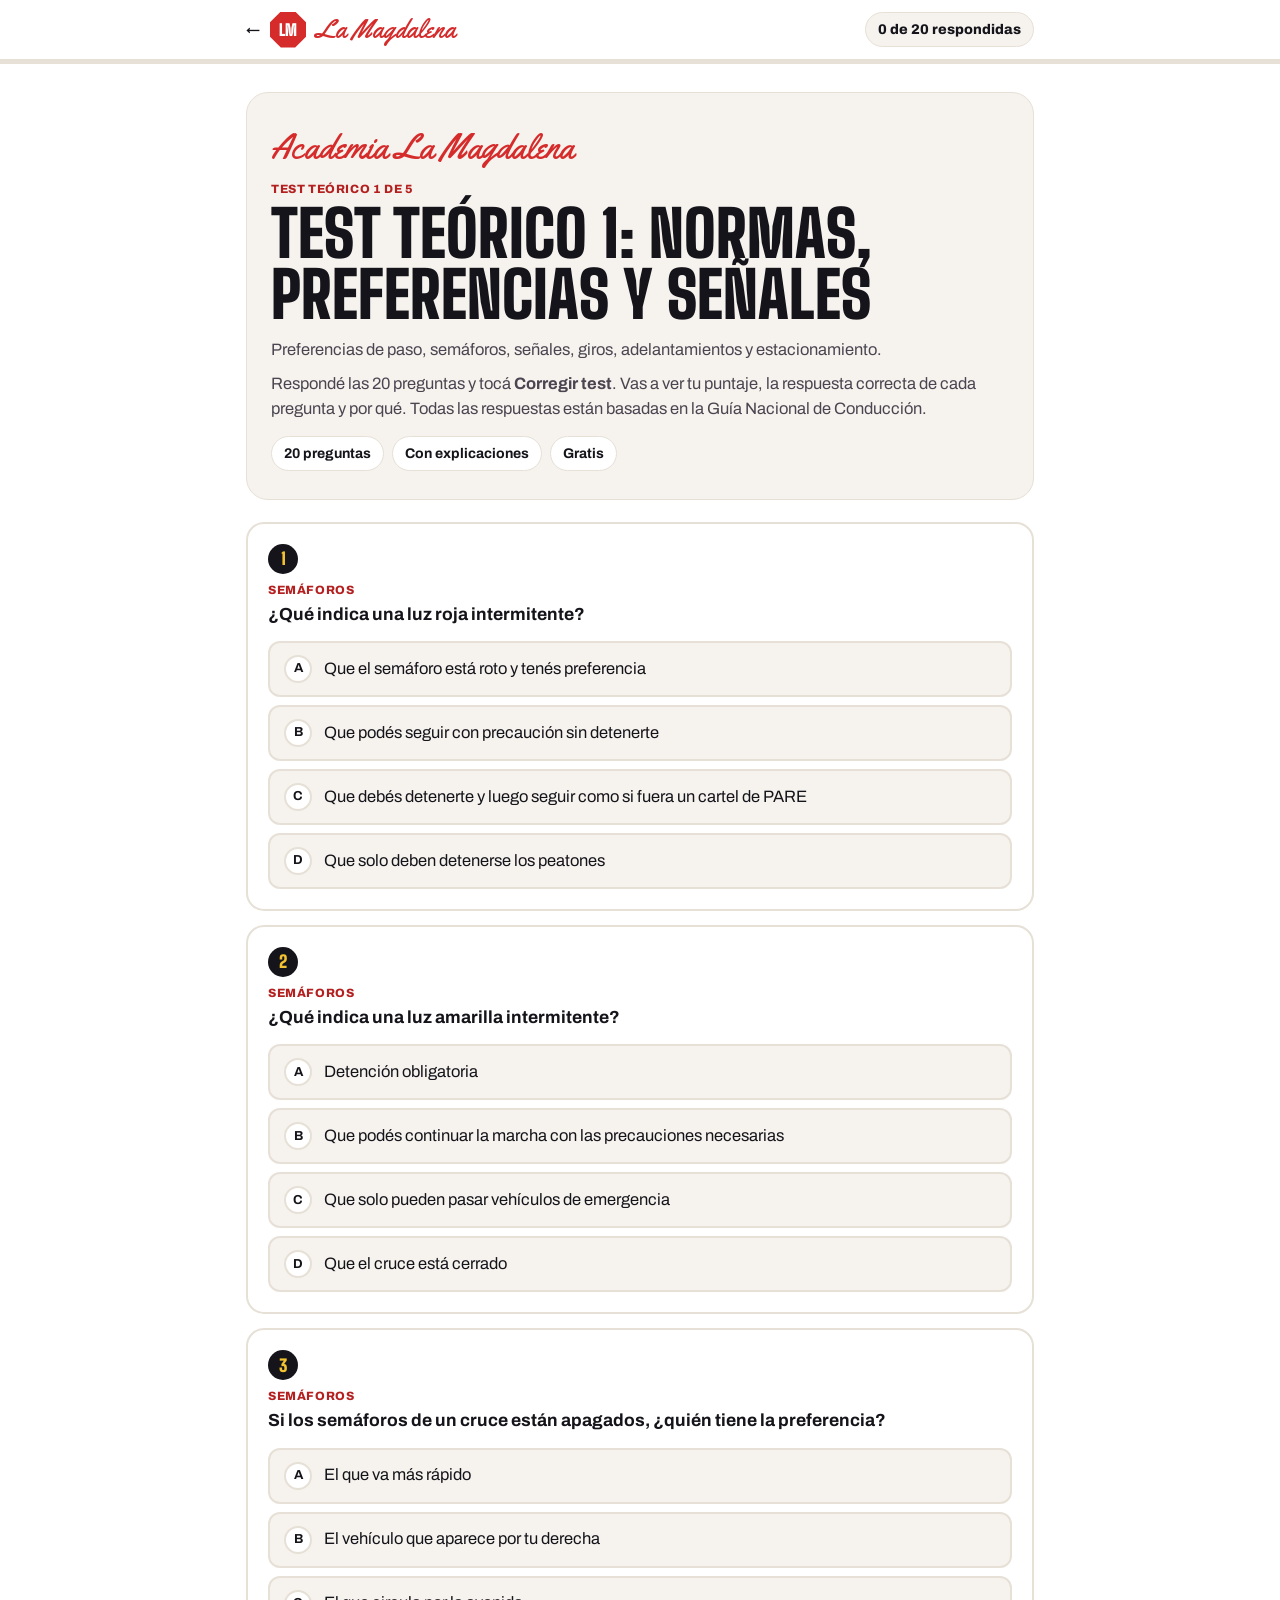
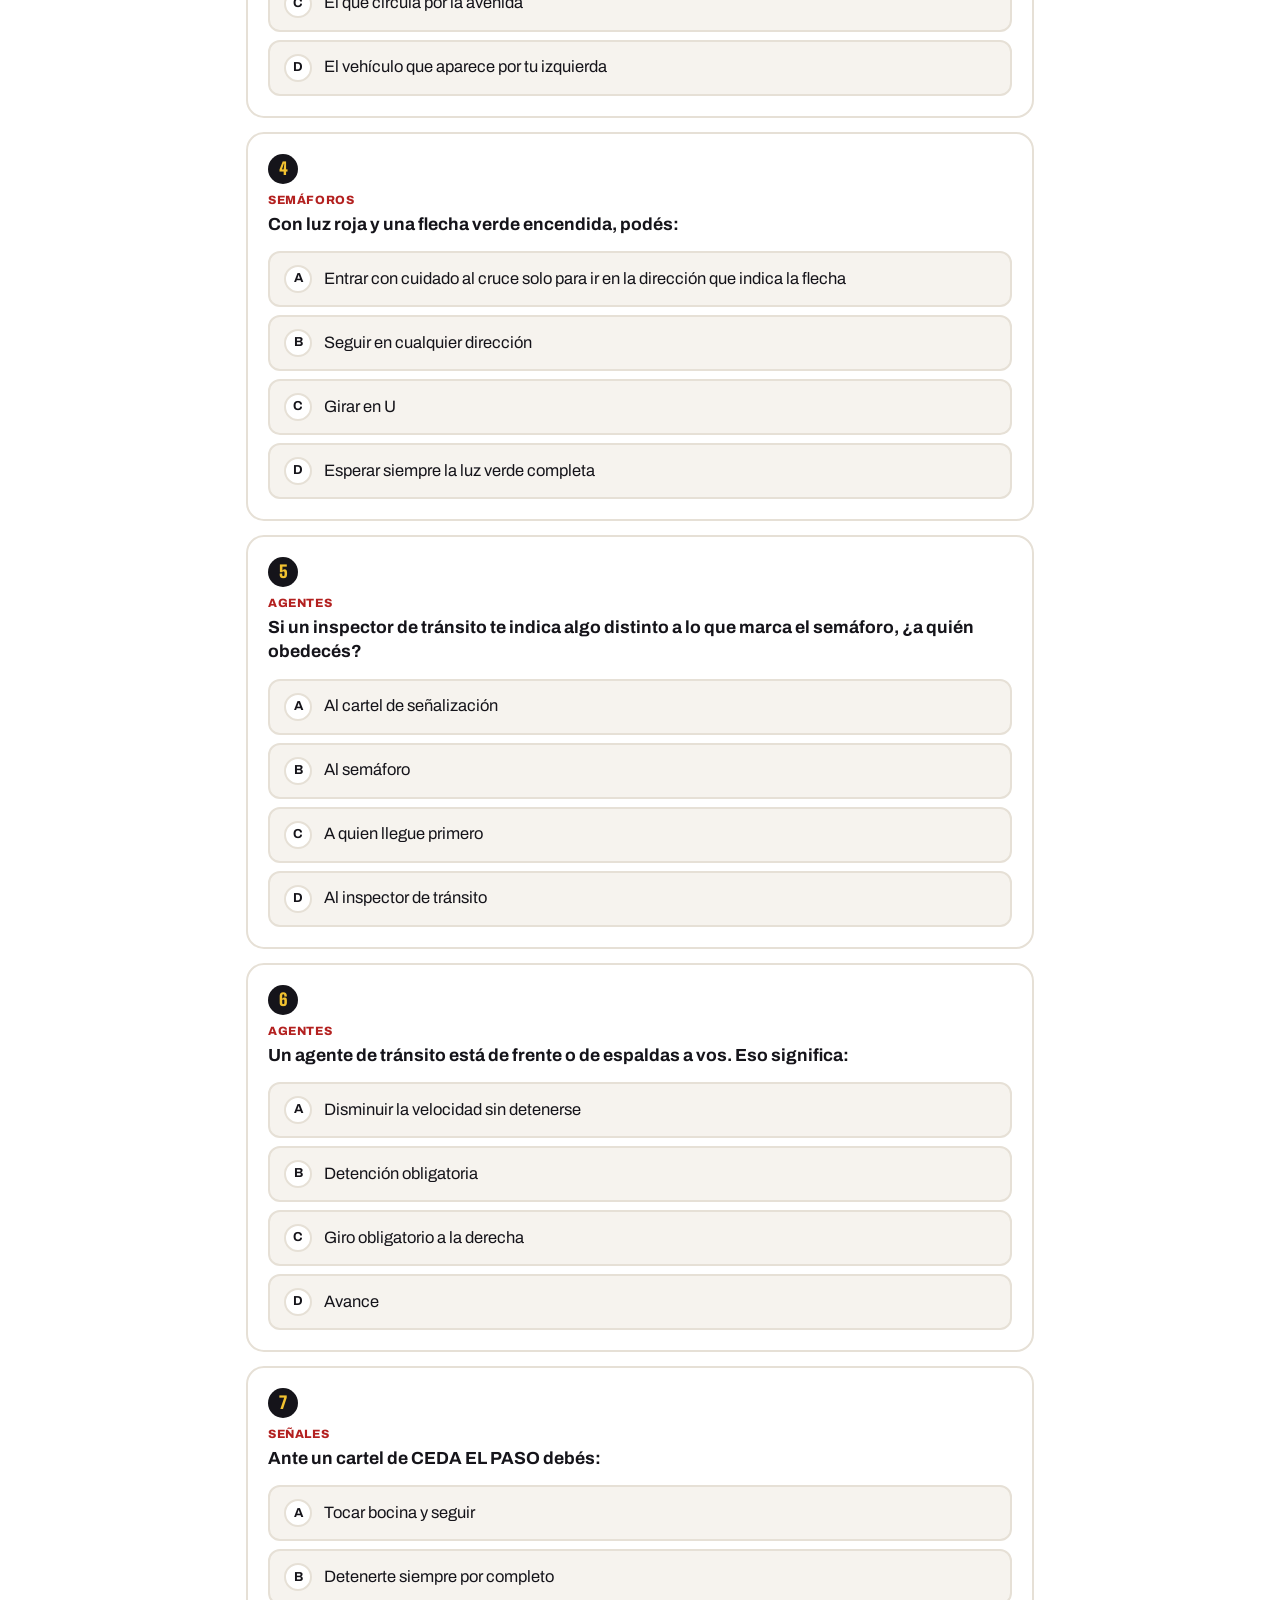
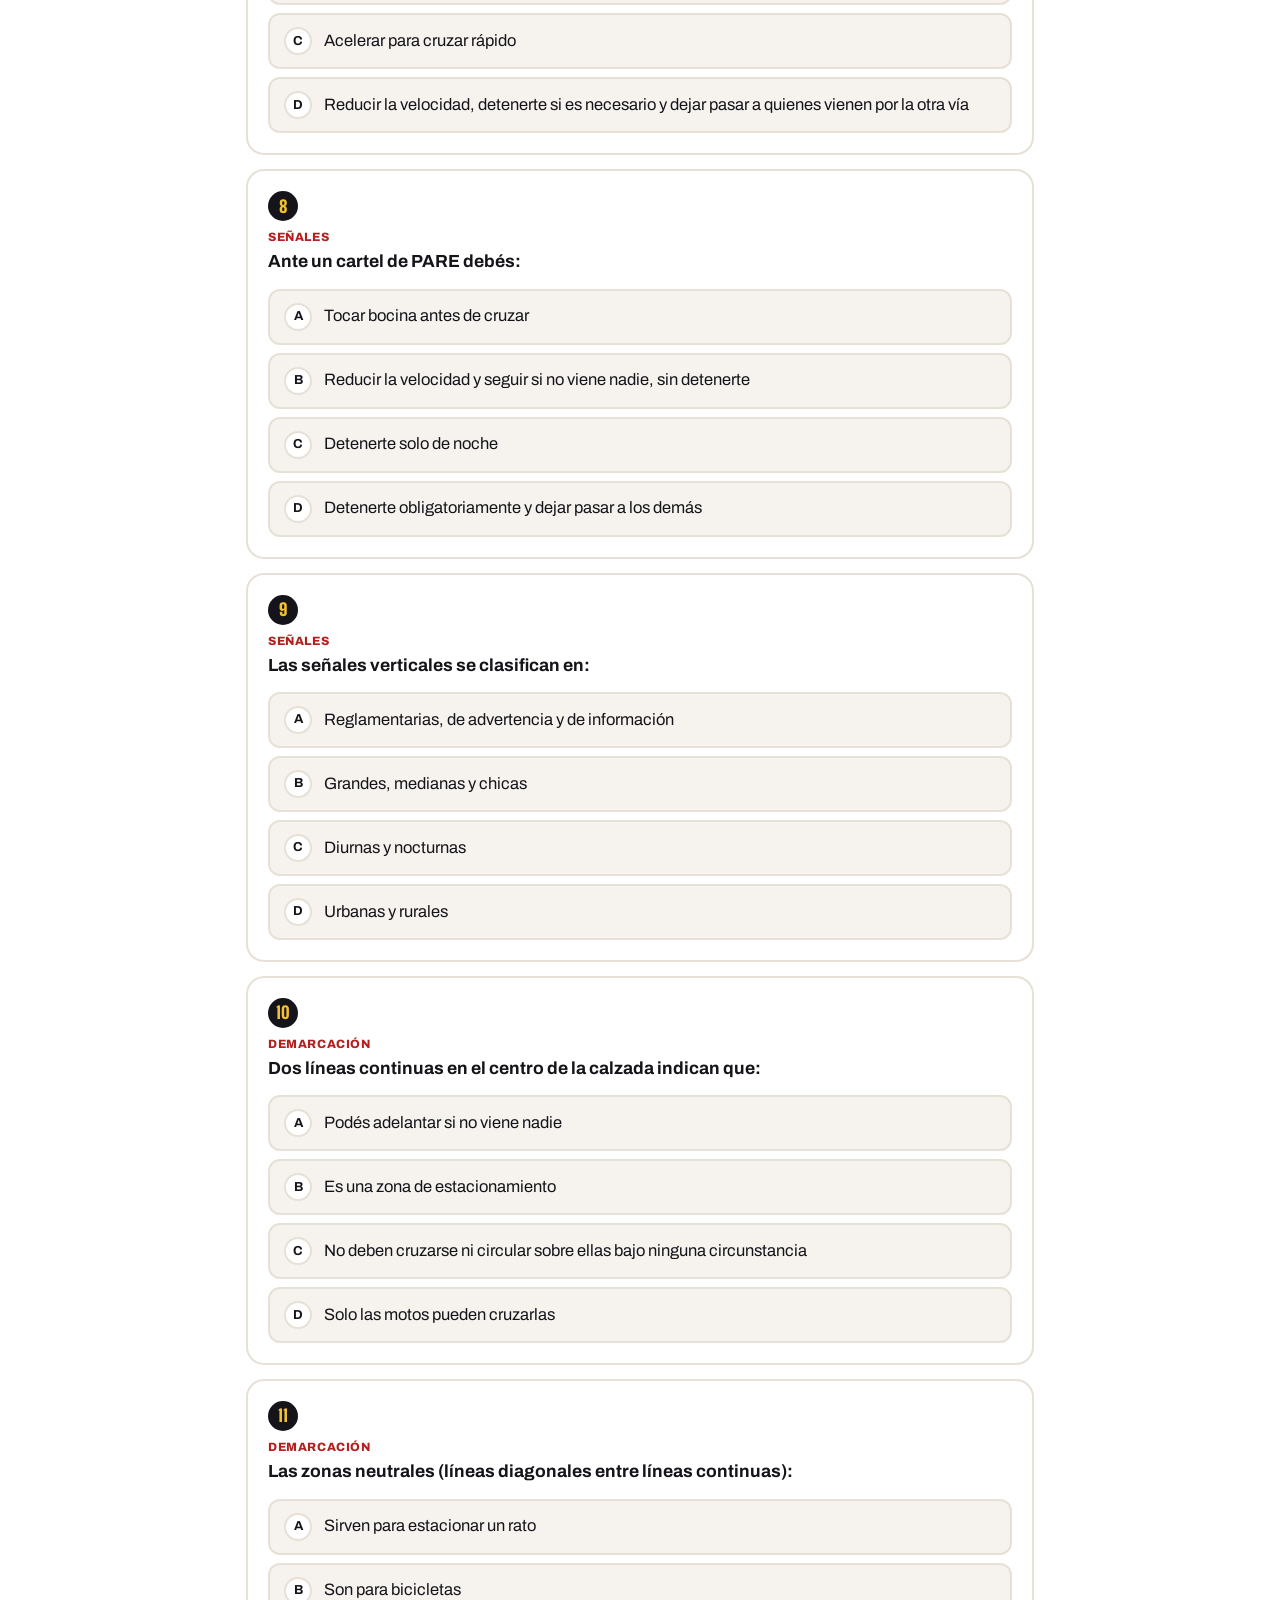
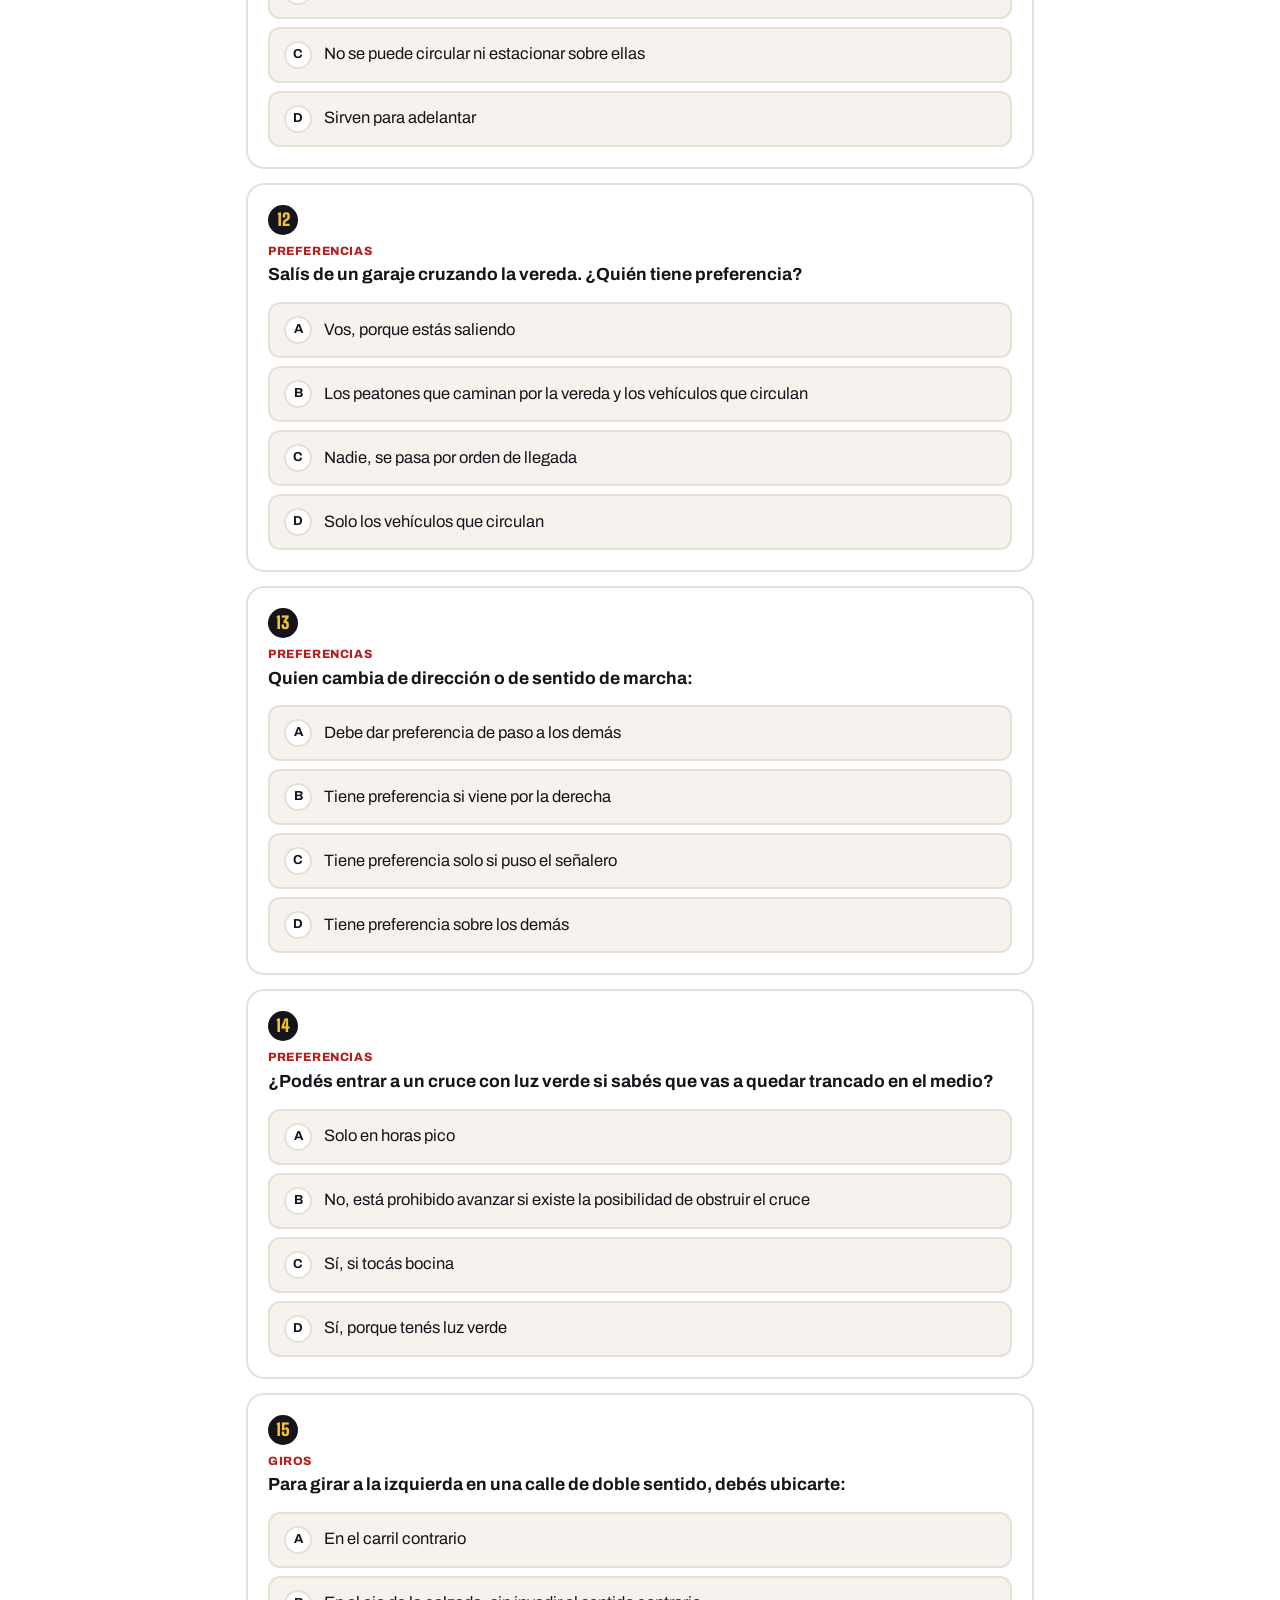
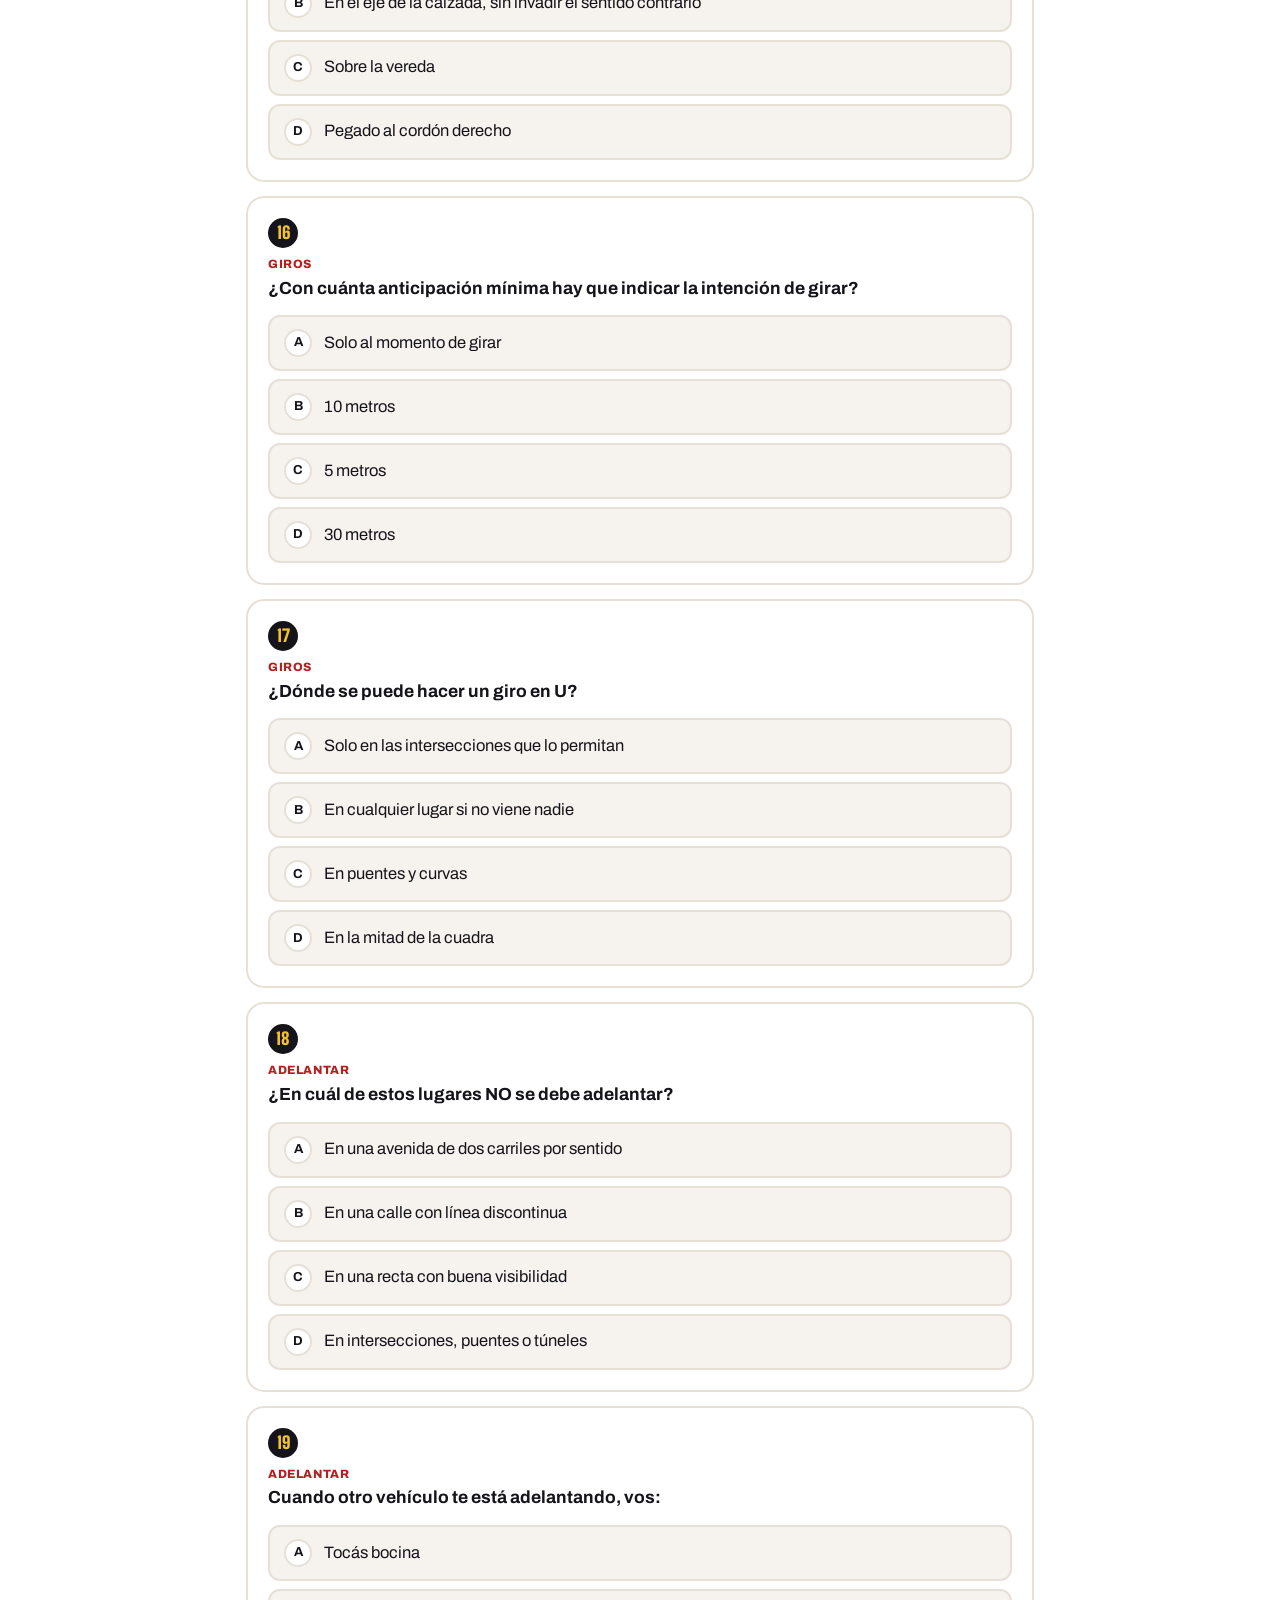
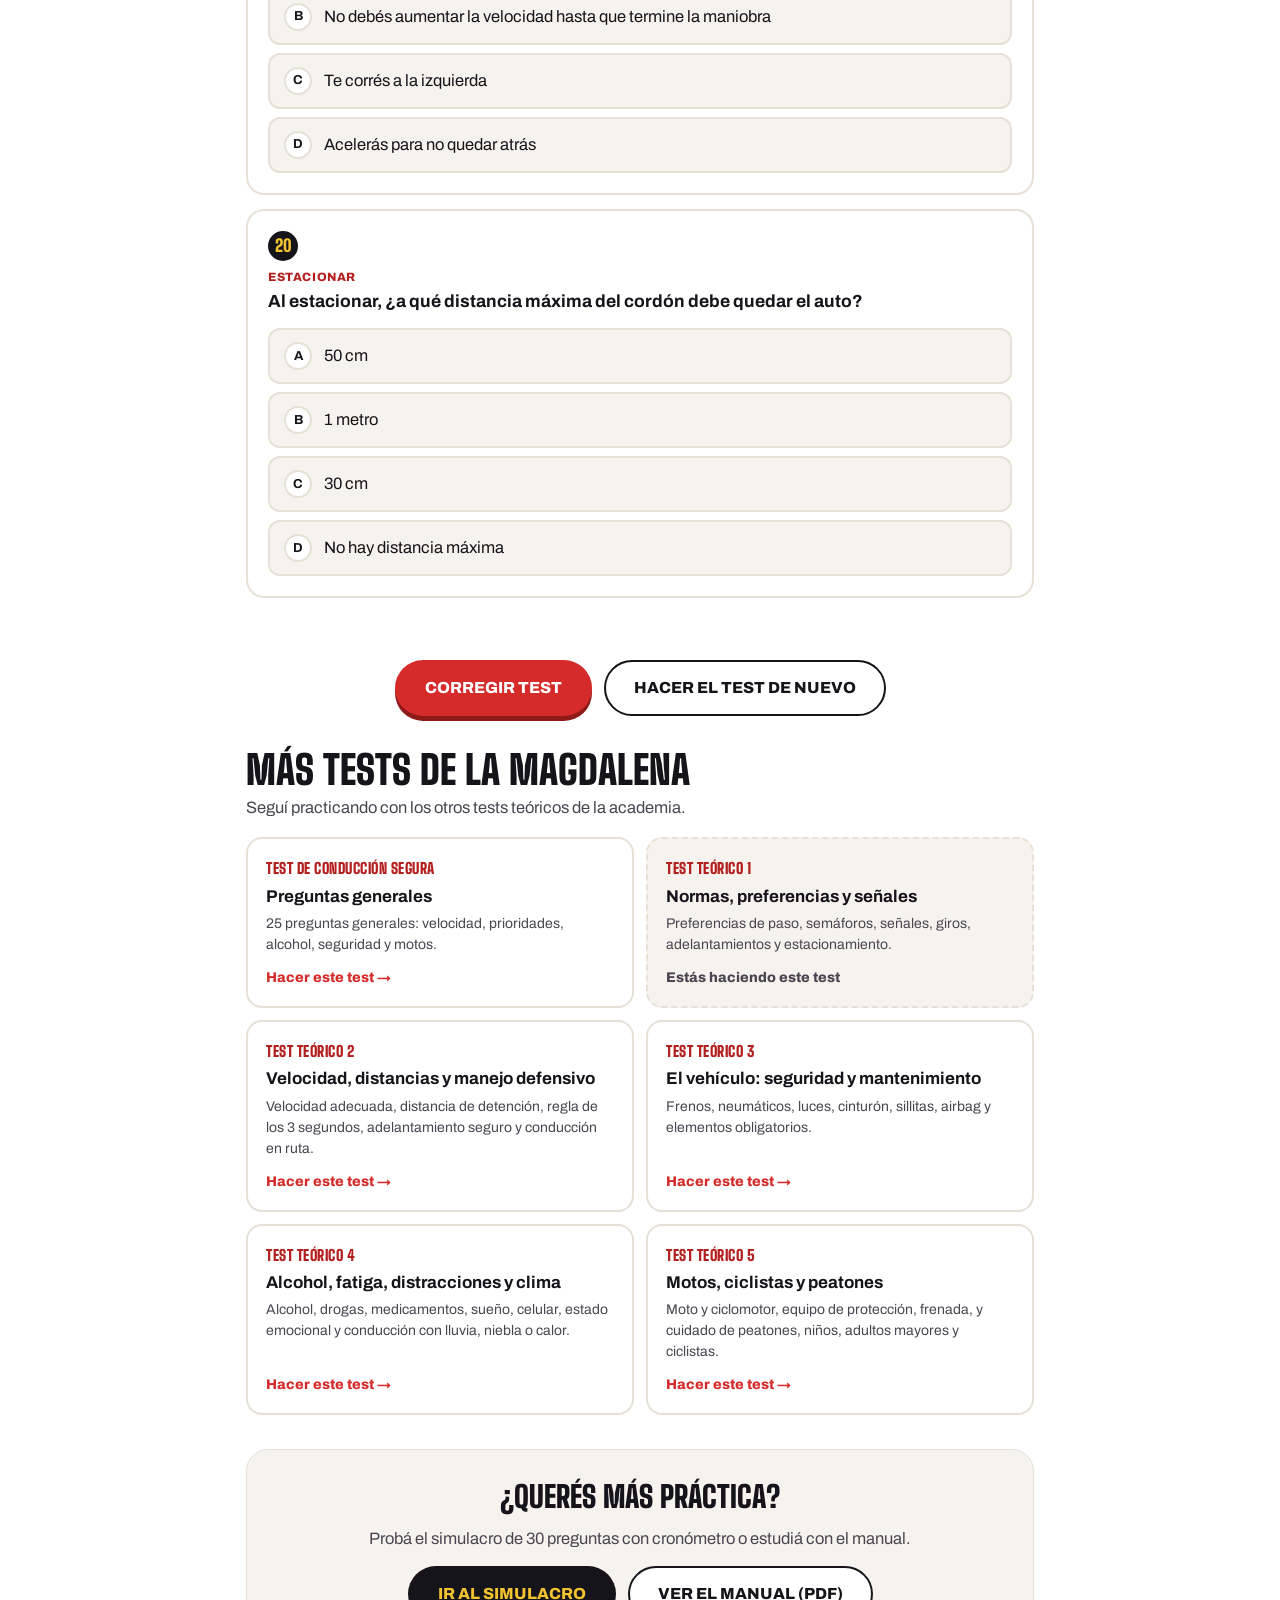
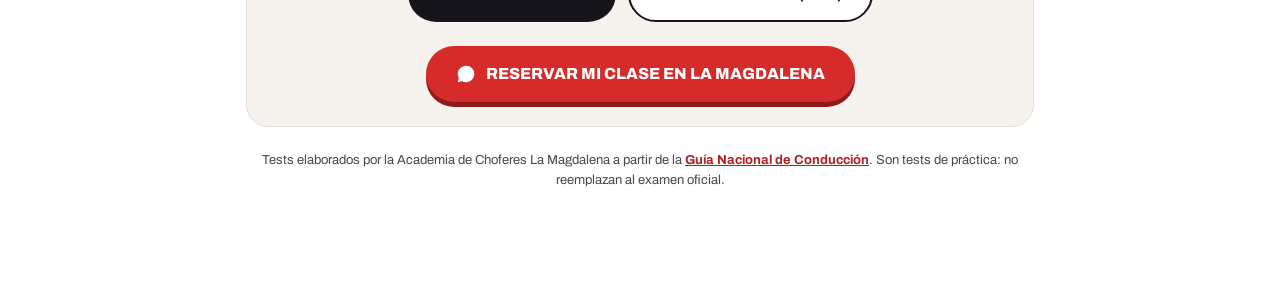
<file: test-teorico-1.html>
<!DOCTYPE html>
<html lang="es-UY">
<head>
<meta charset="UTF-8">
<meta name="viewport" content="width=device-width, initial-scale=1.0, viewport-fit=cover">
<title>Test teórico 1: Normas, preferencias y señales | Academia de Choferes La Magdalena</title>
<meta name="description" content="Test teórico 1: Normas, preferencias y señales: 20 preguntas gratis con corrección y explicaciones. Preferencias de paso, semáforos, señales, giros, adelantamientos y estacionamiento. Academia de Choferes La Magdalena.">
<meta name="theme-color" content="#FFFFFF">
<link rel="canonical" href="https://academia-la-magdalena.vercel.app/test-teorico-1.html">
<meta property="og:type" content="website">
<meta property="og:locale" content="es_UY">
<meta property="og:site_name" content="Academia de Choferes La Magdalena">
<meta property="og:title" content="Test teórico 1: Normas, preferencias y señales | La Magdalena">
<meta property="og:description" content="20 preguntas con corrección y explicaciones. Gratis, desde tu celular.">
<meta property="og:url" content="https://academia-la-magdalena.vercel.app/test-teorico-1.html">
<meta property="og:image" content="https://academia-la-magdalena.vercel.app/assets/images/og-la-magdalena.jpg">
<meta name="twitter:card" content="summary_large_image">
<link rel="icon" type="image/png" href="assets/images/icono.png">
<link rel="preconnect" href="https://fonts.googleapis.com">
<link rel="preconnect" href="https://fonts.gstatic.com" crossorigin>
<link href="https://fonts.googleapis.com/css2?family=Big+Shoulders+Display:wght@800;900&family=Archivo:wght@400;500;600;700;800&family=Yellowtail&display=swap" rel="stylesheet">
<style>
:root{--asfalto:#15141A;--rojo:#D52B2B;--rojo-osc:#B3201F;--rojo-sombra:#8E1A1A;--amarillo:#F2C230;--fondo:#F6F3EE;--borde:#E6E0D6;--suave:#4A4550;--verde:#1a8a4f;--verde-bg:#e6f6ec;--rojo-bg:#fdeaea;
  --display:'Big Shoulders Display','Arial Narrow',Impact,sans-serif;--cuerpo:'Archivo','Helvetica Neue',Arial,sans-serif;--script:'Yellowtail',cursive;
  --octo:polygon(30% 0,70% 0,100% 30%,100% 70%,70% 100%,30% 100%,0 70%,0 30%)}
*,*::before,*::after{box-sizing:border-box}
html{scroll-behavior:smooth;scroll-padding-top:90px}
body{margin:0;background:#fff;color:var(--asfalto);font-family:var(--cuerpo);font-size:16.5px;line-height:1.5}
:focus-visible{outline:3px solid var(--rojo);outline-offset:3px}
.barra{position:sticky;top:0;z-index:10;background:rgba(255,255,255,.96);border-bottom:1px solid var(--borde);backdrop-filter:blur(8px)}
.barra-in{max-width:820px;margin:0 auto;padding:10px 16px;display:flex;align-items:center;justify-content:space-between;gap:12px}
.marca{display:flex;align-items:center;gap:10px;text-decoration:none;color:var(--asfalto);font-weight:700;font-size:14px}
.octo{width:36px;height:36px;background:var(--rojo);clip-path:var(--octo);display:flex;align-items:center;justify-content:center;font-family:var(--display);font-weight:900;color:#fff;font-size:16px}
.marca .script{font-family:var(--script);font-size:26px;color:var(--rojo);font-weight:400;white-space:nowrap}
.progreso{flex-shrink:1;min-width:0;overflow:hidden;text-overflow:ellipsis;font-weight:800;font-size:14px;background:var(--fondo);border:1px solid var(--borde);border-radius:999px;padding:6px 12px;white-space:nowrap}
.barra-prog{height:4px;background:var(--borde)}
.barra-prog i{display:block;height:100%;width:0;background:linear-gradient(90deg,var(--rojo),var(--amarillo));transition:width .3s ease}
main{max-width:820px;margin:0 auto;padding:28px 16px 80px}
.intro{background:var(--fondo);border:1px solid var(--borde);border-radius:22px;padding:28px 24px;margin-bottom:22px}
.intro .script{font-family:var(--script);font-size:34px;color:var(--rojo)}
h1{font-family:var(--display);font-weight:900;text-transform:uppercase;font-size:clamp(40px,8vw,64px);line-height:.95;margin:6px 0 12px}
.intro p{margin:0 0 10px;color:var(--suave)}
.chips{display:flex;flex-wrap:wrap;gap:8px;margin-top:14px}
.chips span{background:#fff;border:1px solid var(--borde);border-radius:999px;padding:6px 12px;font-size:14px;font-weight:700}
.preg{border:2px solid var(--borde);border-radius:18px;padding:20px;margin:0 0 14px;background:#fff;transition:border-color .2s ease,background-color .2s ease}
.preg legend{float:left;width:100%;padding:0;margin-bottom:14px;font-weight:700;font-size:17.5px;line-height:1.4}
.preg legend+*{clear:both}
.num{display:inline-flex;width:30px;height:30px;border-radius:999px;background:var(--asfalto);color:var(--amarillo);font-family:var(--display);font-weight:900;font-size:17px;align-items:center;justify-content:center;margin-right:10px;vertical-align:middle}
.cat{display:block;font-size:12px;font-weight:800;color:var(--rojo-osc);text-transform:uppercase;letter-spacing:.6px;margin:8px 0 4px}
.ops{display:flex;flex-direction:column;gap:8px}
.op{display:flex;align-items:center;gap:12px;padding:12px 14px;border:2px solid var(--borde);border-radius:12px;background:var(--fondo);cursor:pointer;transition:border-color .15s ease,background-color .15s ease;min-height:52px}
.op:hover{border-color:var(--asfalto)}
.op input{position:absolute;opacity:0;width:1px;height:1px}
.op b{width:28px;height:28px;flex:none;border-radius:999px;border:2px solid var(--borde);background:#fff;display:flex;align-items:center;justify-content:center;font-size:13px}
.op:has(input:checked){border-color:var(--rojo);background:#fff}
.op:has(input:checked) b{background:var(--rojo);border-color:var(--rojo);color:#fff}
.op:has(input:focus-visible){outline:3px solid var(--rojo);outline-offset:2px}
.corregido .op{cursor:default}
.op.ok{border-color:var(--verde)!important;background:var(--verde-bg)!important}
.op.ok b{background:var(--verde)!important;border-color:var(--verde)!important;color:#fff!important}
.op.mal{border-color:#c0262b!important;background:var(--rojo-bg)!important}
.preg.bien{border-color:var(--verde)}
.preg.error,.preg.vacia{border-color:#c0262b}
.exp{margin:14px 0 0;padding:12px 14px;border-radius:12px;background:var(--fondo);font-size:15px;color:var(--suave)}
.bien .veredicto{color:var(--verde)}.error .veredicto,.vacia .veredicto{color:#c0262b}
.btn{display:inline-flex;align-items:center;justify-content:center;gap:10px;min-height:56px;padding:0 28px;border-radius:999px;border:2px solid transparent;font:inherit;font-weight:800;font-size:16px;text-transform:uppercase;text-decoration:none;cursor:pointer;transition:transform .15s ease}
.btn:hover{transform:translateY(-2px)}
.btn-rojo{background:var(--rojo);color:#fff;box-shadow:0 5px 0 var(--rojo-sombra)}
.btn-negro{background:var(--asfalto);color:var(--amarillo)}
.btn-borde{border-color:var(--asfalto);color:var(--asfalto);background:#fff}
.acciones{display:flex;flex-wrap:wrap;gap:12px;justify-content:center;margin-top:24px}
.aviso{text-align:center;color:#c0262b;font-weight:700;min-height:24px;margin-top:12px}
.resultado{border-radius:22px;padding:28px 24px;margin-bottom:22px;text-align:center;border:3px solid var(--verde);background:var(--verde-bg)}
.resultado.bajo{border-color:#c0262b;background:var(--rojo-bg)}
.resultado .nota{font-family:var(--display);font-weight:900;font-size:72px;line-height:1}
.resultado .nota small{font-size:32px}
.resultado h2{font-family:var(--display);font-weight:900;text-transform:uppercase;font-size:32px;margin:6px 0 8px}
.resultado p{margin:0 auto 6px;max-width:520px;color:var(--suave)}
.mas{margin-top:34px;background:var(--fondo);border:1px solid var(--borde);border-radius:22px;padding:24px;text-align:center}
.mas h2{font-family:var(--display);font-weight:900;text-transform:uppercase;font-size:30px;margin:0 0 8px}
.mas p{margin:0 0 14px;color:var(--suave)}
.fuente{font-size:13px;color:var(--suave);text-align:center;margin-top:24px}
.fuente a{color:var(--rojo-osc);font-weight:700}
@media (max-width:380px){.marca>span:first-child{display:none}.marca .script{font-size:19px}.progreso{font-size:12px;padding:5px 9px}.octo{width:30px;height:30px;font-size:13px}.barra-in{gap:8px}}
@media (max-width:600px){.marca .txt{display:none}.preg{padding:16px}.btn{width:100%}.marca .script{font-size:23px}}
@media (prefers-reduced-motion:reduce){*{transition:none!important}html{scroll-behavior:auto}}
</style>
<style>
.mas-tests{margin-top:34px}
.mas-tests h2{font-family:var(--display);font-weight:900;text-transform:uppercase;font-size:clamp(30px,6vw,40px);line-height:1;margin:0 0 6px}
.mas-tests>p{margin:0 0 16px;color:var(--suave)}
.grilla-tests{display:grid;grid-template-columns:repeat(2,minmax(0,1fr));gap:12px;list-style:none;margin:0;padding:0}
.tarj-test{display:flex;flex-direction:column;gap:6px;height:100%;padding:18px;border:2px solid var(--borde);border-radius:16px;background:#fff;color:var(--asfalto);text-decoration:none;transition:border-color .15s ease,transform .15s ease}
a.tarj-test:hover{border-color:var(--rojo);transform:translateY(-2px)}
.tarj-test .n{font-family:var(--display);font-weight:900;font-size:15px;letter-spacing:.5px;text-transform:uppercase;color:var(--rojo-osc)}
.tarj-test strong{font-size:17px;line-height:1.25}
.tarj-test span.d{font-size:14px;color:var(--suave)}
.tarj-test .ir{margin-top:auto;padding-top:6px;font-weight:800;font-size:14px;color:var(--rojo)}
.tarj-test.actual{background:var(--fondo);border-style:dashed}
.tarj-test.actual .ir{color:var(--suave)}
@media (max-width:600px){.grilla-tests{grid-template-columns:minmax(0,1fr)}}
</style>
</head>
<body>
<header class="barra">
  <div class="barra-in">
    <a href="index.html#teorico" class="marca" aria-label="Volver a la Academia de Choferes La Magdalena"><span aria-hidden="true">←</span><span class="octo" aria-hidden="true">LM</span><span class="script">La Magdalena</span></a>
    <span class="progreso" id="progreso" aria-live="polite">0 de 20 respondidas</span>
  </div>
  <div class="barra-prog" aria-hidden="true"><i id="barra"></i></div>
</header>
<main>
  <section class="intro">
    <span class="script">Academia La Magdalena</span>
    <span class="cat" style="margin-top:8px">Test teórico 1 de 5</span>
    <h1>Test teórico 1: Normas, preferencias y señales</h1>
    <p>Preferencias de paso, semáforos, señales, giros, adelantamientos y estacionamiento.</p>
    <p>Respondé las 20 preguntas y tocá <strong>Corregir test</strong>. Vas a ver tu puntaje, la respuesta correcta de cada pregunta y por qué. Todas las respuestas están basadas en la Guía Nacional de Conducción.</p>
    <div class="chips"><span>20 preguntas</span><span>Con explicaciones</span><span>Gratis</span></div>
  </section>

  <div id="resultado" hidden></div>

  <form id="test" novalidate>
      <fieldset class="preg" id="p0" data-r="2">
        <legend><span class="num">1</span><span class="cat">Semáforos</span>¿Qué indica una luz roja intermitente?</legend>
        <div class="ops">
          <label class="op"><input type="radio" name="p0" value="0"><b>A</b><span>Que el semáforo está roto y tenés preferencia</span></label>
          <label class="op"><input type="radio" name="p0" value="1"><b>B</b><span>Que podés seguir con precaución sin detenerte</span></label>
          <label class="op"><input type="radio" name="p0" value="2"><b>C</b><span>Que debés detenerte y luego seguir como si fuera un cartel de PARE</span></label>
          <label class="op"><input type="radio" name="p0" value="3"><b>D</b><span>Que solo deben detenerse los peatones</span></label>
        </div>
        <p class="exp" hidden><strong class="veredicto"></strong> Ante la luz roja intermitente hay que detenerse inmediatamente antes, y el derecho a seguir se rige por las normas del cartel de PARE (Ley 18.191, art. 36).</p>
      </fieldset>
      <fieldset class="preg" id="p1" data-r="1">
        <legend><span class="num">2</span><span class="cat">Semáforos</span>¿Qué indica una luz amarilla intermitente?</legend>
        <div class="ops">
          <label class="op"><input type="radio" name="p1" value="0"><b>A</b><span>Detención obligatoria</span></label>
          <label class="op"><input type="radio" name="p1" value="1"><b>B</b><span>Que podés continuar la marcha con las precauciones necesarias</span></label>
          <label class="op"><input type="radio" name="p1" value="2"><b>C</b><span>Que solo pueden pasar vehículos de emergencia</span></label>
          <label class="op"><input type="radio" name="p1" value="3"><b>D</b><span>Que el cruce está cerrado</span></label>
        </div>
        <p class="exp" hidden><strong class="veredicto"></strong> Con luz amarilla o ámbar intermitente los conductores pueden continuar la marcha con las precauciones necesarias.</p>
      </fieldset>
      <fieldset class="preg" id="p2" data-r="1">
        <legend><span class="num">3</span><span class="cat">Semáforos</span>Si los semáforos de un cruce están apagados, ¿quién tiene la preferencia?</legend>
        <div class="ops">
          <label class="op"><input type="radio" name="p2" value="0"><b>A</b><span>El que va más rápido</span></label>
          <label class="op"><input type="radio" name="p2" value="1"><b>B</b><span>El vehículo que aparece por tu derecha</span></label>
          <label class="op"><input type="radio" name="p2" value="2"><b>C</b><span>El que circula por la avenida</span></label>
          <label class="op"><input type="radio" name="p2" value="3"><b>D</b><span>El vehículo que aparece por tu izquierda</span></label>
        </div>
        <p class="exp" hidden><strong class="veredicto"></strong> Cuando los semáforos están apagados, la preferencia la tiene el vehículo que aparece por la derecha.</p>
      </fieldset>
      <fieldset class="preg" id="p3" data-r="0">
        <legend><span class="num">4</span><span class="cat">Semáforos</span>Con luz roja y una flecha verde encendida, podés:</legend>
        <div class="ops">
          <label class="op"><input type="radio" name="p3" value="0"><b>A</b><span>Entrar con cuidado al cruce solo para ir en la dirección que indica la flecha</span></label>
          <label class="op"><input type="radio" name="p3" value="1"><b>B</b><span>Seguir en cualquier dirección</span></label>
          <label class="op"><input type="radio" name="p3" value="2"><b>C</b><span>Girar en U</span></label>
          <label class="op"><input type="radio" name="p3" value="3"><b>D</b><span>Esperar siempre la luz verde completa</span></label>
        </div>
        <p class="exp" hidden><strong class="veredicto"></strong> Con luz roja y flecha verde se puede entrar cuidadosamente al cruce, solamente para seguir en la dirección indicada.</p>
      </fieldset>
      <fieldset class="preg" id="p4" data-r="3">
        <legend><span class="num">5</span><span class="cat">Agentes</span>Si un inspector de tránsito te indica algo distinto a lo que marca el semáforo, ¿a quién obedecés?</legend>
        <div class="ops">
          <label class="op"><input type="radio" name="p4" value="0"><b>A</b><span>Al cartel de señalización</span></label>
          <label class="op"><input type="radio" name="p4" value="1"><b>B</b><span>Al semáforo</span></label>
          <label class="op"><input type="radio" name="p4" value="2"><b>C</b><span>A quien llegue primero</span></label>
          <label class="op"><input type="radio" name="p4" value="3"><b>D</b><span>Al inspector de tránsito</span></label>
        </div>
        <p class="exp" hidden><strong class="veredicto"></strong> Las indicaciones de los agentes que dirigen el tránsito prevalecen sobre las señales luminosas, y estas sobre las demás señales (Ley 18.191, arts. 38 y 39).</p>
      </fieldset>
      <fieldset class="preg" id="p5" data-r="1">
        <legend><span class="num">6</span><span class="cat">Agentes</span>Un agente de tránsito está de frente o de espaldas a vos. Eso significa:</legend>
        <div class="ops">
          <label class="op"><input type="radio" name="p5" value="0"><b>A</b><span>Disminuir la velocidad sin detenerse</span></label>
          <label class="op"><input type="radio" name="p5" value="1"><b>B</b><span>Detención obligatoria</span></label>
          <label class="op"><input type="radio" name="p5" value="2"><b>C</b><span>Giro obligatorio a la derecha</span></label>
          <label class="op"><input type="radio" name="p5" value="3"><b>D</b><span>Avance</span></label>
        </div>
        <p class="exp" hidden><strong class="veredicto"></strong> El agente de frente o de espaldas significa detención obligatoria; de perfil significa avance.</p>
      </fieldset>
      <fieldset class="preg" id="p6" data-r="3">
        <legend><span class="num">7</span><span class="cat">Señales</span>Ante un cartel de CEDA EL PASO debés:</legend>
        <div class="ops">
          <label class="op"><input type="radio" name="p6" value="0"><b>A</b><span>Tocar bocina y seguir</span></label>
          <label class="op"><input type="radio" name="p6" value="1"><b>B</b><span>Detenerte siempre por completo</span></label>
          <label class="op"><input type="radio" name="p6" value="2"><b>C</b><span>Acelerar para cruzar rápido</span></label>
          <label class="op"><input type="radio" name="p6" value="3"><b>D</b><span>Reducir la velocidad, detenerte si es necesario y dejar pasar a quienes vienen por la otra vía</span></label>
        </div>
        <p class="exp" hidden><strong class="veredicto"></strong> Ante CEDA EL PASO se reduce la velocidad, se detiene si es necesario y se permite el paso a quienes se acercan por la otra vía (Ley 18.191, art. 41).</p>
      </fieldset>
      <fieldset class="preg" id="p7" data-r="3">
        <legend><span class="num">8</span><span class="cat">Señales</span>Ante un cartel de PARE debés:</legend>
        <div class="ops">
          <label class="op"><input type="radio" name="p7" value="0"><b>A</b><span>Tocar bocina antes de cruzar</span></label>
          <label class="op"><input type="radio" name="p7" value="1"><b>B</b><span>Reducir la velocidad y seguir si no viene nadie, sin detenerte</span></label>
          <label class="op"><input type="radio" name="p7" value="2"><b>C</b><span>Detenerte solo de noche</span></label>
          <label class="op"><input type="radio" name="p7" value="3"><b>D</b><span>Detenerte obligatoriamente y dejar pasar a los demás</span></label>
        </div>
        <p class="exp" hidden><strong class="veredicto"></strong> Quien enfrenta un cartel de PARE debe detener obligatoriamente su vehículo y permitir el paso a los demás usuarios (Ley 18.191, art. 41).</p>
      </fieldset>
      <fieldset class="preg" id="p8" data-r="0">
        <legend><span class="num">9</span><span class="cat">Señales</span>Las señales verticales se clasifican en:</legend>
        <div class="ops">
          <label class="op"><input type="radio" name="p8" value="0"><b>A</b><span>Reglamentarias, de advertencia y de información</span></label>
          <label class="op"><input type="radio" name="p8" value="1"><b>B</b><span>Grandes, medianas y chicas</span></label>
          <label class="op"><input type="radio" name="p8" value="2"><b>C</b><span>Diurnas y nocturnas</span></label>
          <label class="op"><input type="radio" name="p8" value="3"><b>D</b><span>Urbanas y rurales</span></label>
        </div>
        <p class="exp" hidden><strong class="veredicto"></strong> Según su función, las señales son de reglamentación (obligatorias), de advertencia (peligros) y de información (guía) (Ley 18.191, art. 35).</p>
      </fieldset>
      <fieldset class="preg" id="p9" data-r="2">
        <legend><span class="num">10</span><span class="cat">Demarcación</span>Dos líneas continuas en el centro de la calzada indican que:</legend>
        <div class="ops">
          <label class="op"><input type="radio" name="p9" value="0"><b>A</b><span>Podés adelantar si no viene nadie</span></label>
          <label class="op"><input type="radio" name="p9" value="1"><b>B</b><span>Es una zona de estacionamiento</span></label>
          <label class="op"><input type="radio" name="p9" value="2"><b>C</b><span>No deben cruzarse ni circular sobre ellas bajo ninguna circunstancia</span></label>
          <label class="op"><input type="radio" name="p9" value="3"><b>D</b><span>Solo las motos pueden cruzarlas</span></label>
        </div>
        <p class="exp" hidden><strong class="veredicto"></strong> Dos líneas continuas separan los sentidos de circulación y no deben transponerse bajo ninguna circunstancia, como si fueran una separación física.</p>
      </fieldset>
      <fieldset class="preg" id="p10" data-r="2">
        <legend><span class="num">11</span><span class="cat">Demarcación</span>Las zonas neutrales (líneas diagonales entre líneas continuas):</legend>
        <div class="ops">
          <label class="op"><input type="radio" name="p10" value="0"><b>A</b><span>Sirven para estacionar un rato</span></label>
          <label class="op"><input type="radio" name="p10" value="1"><b>B</b><span>Son para bicicletas</span></label>
          <label class="op"><input type="radio" name="p10" value="2"><b>C</b><span>No se puede circular ni estacionar sobre ellas</span></label>
          <label class="op"><input type="radio" name="p10" value="3"><b>D</b><span>Sirven para adelantar</span></label>
        </div>
        <p class="exp" hidden><strong class="veredicto"></strong> Las zonas o áreas neutrales separan carriles: está prohibido circular sobre ellas y también estacionar.</p>
      </fieldset>
      <fieldset class="preg" id="p11" data-r="1">
        <legend><span class="num">12</span><span class="cat">Preferencias</span>Salís de un garaje cruzando la vereda. ¿Quién tiene preferencia?</legend>
        <div class="ops">
          <label class="op"><input type="radio" name="p11" value="0"><b>A</b><span>Vos, porque estás saliendo</span></label>
          <label class="op"><input type="radio" name="p11" value="1"><b>B</b><span>Los peatones que caminan por la vereda y los vehículos que circulan</span></label>
          <label class="op"><input type="radio" name="p11" value="2"><b>C</b><span>Nadie, se pasa por orden de llegada</span></label>
          <label class="op"><input type="radio" name="p11" value="3"><b>D</b><span>Solo los vehículos que circulan</span></label>
        </div>
        <p class="exp" hidden><strong class="veredicto"></strong> Al entrar o salir de un inmueble, la preferencia es de los peatones y de los vehículos que están circulando.</p>
      </fieldset>
      <fieldset class="preg" id="p12" data-r="0">
        <legend><span class="num">13</span><span class="cat">Preferencias</span>Quien cambia de dirección o de sentido de marcha:</legend>
        <div class="ops">
          <label class="op"><input type="radio" name="p12" value="0"><b>A</b><span>Debe dar preferencia de paso a los demás</span></label>
          <label class="op"><input type="radio" name="p12" value="1"><b>B</b><span>Tiene preferencia si viene por la derecha</span></label>
          <label class="op"><input type="radio" name="p12" value="2"><b>C</b><span>Tiene preferencia solo si puso el señalero</span></label>
          <label class="op"><input type="radio" name="p12" value="3"><b>D</b><span>Tiene preferencia sobre los demás</span></label>
        </div>
        <p class="exp" hidden><strong class="veredicto"></strong> El conductor que cambia de dirección o de sentido de marcha debe dar preferencia de paso a los demás (Ley 18.191, art. 17).</p>
      </fieldset>
      <fieldset class="preg" id="p13" data-r="1">
        <legend><span class="num">14</span><span class="cat">Preferencias</span>¿Podés entrar a un cruce con luz verde si sabés que vas a quedar trancado en el medio?</legend>
        <div class="ops">
          <label class="op"><input type="radio" name="p13" value="0"><b>A</b><span>Solo en horas pico</span></label>
          <label class="op"><input type="radio" name="p13" value="1"><b>B</b><span>No, está prohibido avanzar si existe la posibilidad de obstruir el cruce</span></label>
          <label class="op"><input type="radio" name="p13" value="2"><b>C</b><span>Sí, si tocás bocina</span></label>
          <label class="op"><input type="radio" name="p13" value="3"><b>D</b><span>Sí, porque tenés luz verde</span></label>
        </div>
        <p class="exp" hidden><strong class="veredicto"></strong> Está prohibido avanzar en una encrucijada, aunque el semáforo lo permita, si existe la posibilidad de obstruir el área de cruzamiento.</p>
      </fieldset>
      <fieldset class="preg" id="p14" data-r="1">
        <legend><span class="num">15</span><span class="cat">Giros</span>Para girar a la izquierda en una calle de doble sentido, debés ubicarte:</legend>
        <div class="ops">
          <label class="op"><input type="radio" name="p14" value="0"><b>A</b><span>En el carril contrario</span></label>
          <label class="op"><input type="radio" name="p14" value="1"><b>B</b><span>En el eje de la calzada, sin invadir el sentido contrario</span></label>
          <label class="op"><input type="radio" name="p14" value="2"><b>C</b><span>Sobre la vereda</span></label>
          <label class="op"><input type="radio" name="p14" value="3"><b>D</b><span>Pegado al cordón derecho</span></label>
        </div>
        <p class="exp" hidden><strong class="veredicto"></strong> En calles de doble sentido, para girar a la izquierda hay que ubicarse en el eje de la calzada, sin invadir el sentido contrario.</p>
      </fieldset>
      <fieldset class="preg" id="p15" data-r="3">
        <legend><span class="num">16</span><span class="cat">Giros</span>¿Con cuánta anticipación mínima hay que indicar la intención de girar?</legend>
        <div class="ops">
          <label class="op"><input type="radio" name="p15" value="0"><b>A</b><span>Solo al momento de girar</span></label>
          <label class="op"><input type="radio" name="p15" value="1"><b>B</b><span>10 metros</span></label>
          <label class="op"><input type="radio" name="p15" value="2"><b>C</b><span>5 metros</span></label>
          <label class="op"><input type="radio" name="p15" value="3"><b>D</b><span>30 metros</span></label>
        </div>
        <p class="exp" hidden><strong class="veredicto"></strong> Es obligatorio indicar la intención de girar por lo menos con treinta metros de anticipación.</p>
      </fieldset>
      <fieldset class="preg" id="p16" data-r="0">
        <legend><span class="num">17</span><span class="cat">Giros</span>¿Dónde se puede hacer un giro en U?</legend>
        <div class="ops">
          <label class="op"><input type="radio" name="p16" value="0"><b>A</b><span>Solo en las intersecciones que lo permitan</span></label>
          <label class="op"><input type="radio" name="p16" value="1"><b>B</b><span>En cualquier lugar si no viene nadie</span></label>
          <label class="op"><input type="radio" name="p16" value="2"><b>C</b><span>En puentes y curvas</span></label>
          <label class="op"><input type="radio" name="p16" value="3"><b>D</b><span>En la mitad de la cuadra</span></label>
        </div>
        <p class="exp" hidden><strong class="veredicto"></strong> Los cambios de sentido o giros en U se hacen exclusivamente en las intersecciones que lo permitan; nunca en la mitad de la calzada.</p>
      </fieldset>
      <fieldset class="preg" id="p17" data-r="3">
        <legend><span class="num">18</span><span class="cat">Adelantar</span>¿En cuál de estos lugares NO se debe adelantar?</legend>
        <div class="ops">
          <label class="op"><input type="radio" name="p17" value="0"><b>A</b><span>En una avenida de dos carriles por sentido</span></label>
          <label class="op"><input type="radio" name="p17" value="1"><b>B</b><span>En una calle con línea discontinua</span></label>
          <label class="op"><input type="radio" name="p17" value="2"><b>C</b><span>En una recta con buena visibilidad</span></label>
          <label class="op"><input type="radio" name="p17" value="3"><b>D</b><span>En intersecciones, puentes o túneles</span></label>
        </div>
        <p class="exp" hidden><strong class="veredicto"></strong> No se debe adelantar en intersecciones, en puentes, túneles o viaductos, ni a un vehículo detenido en una cebra.</p>
      </fieldset>
      <fieldset class="preg" id="p18" data-r="1">
        <legend><span class="num">19</span><span class="cat">Adelantar</span>Cuando otro vehículo te está adelantando, vos:</legend>
        <div class="ops">
          <label class="op"><input type="radio" name="p18" value="0"><b>A</b><span>Tocás bocina</span></label>
          <label class="op"><input type="radio" name="p18" value="1"><b>B</b><span>No debés aumentar la velocidad hasta que termine la maniobra</span></label>
          <label class="op"><input type="radio" name="p18" value="2"><b>C</b><span>Te corrés a la izquierda</span></label>
          <label class="op"><input type="radio" name="p18" value="3"><b>D</b><span>Acelerás para no quedar atrás</span></label>
        </div>
        <p class="exp" hidden><strong class="veredicto"></strong> Cuando te adelanta otro vehículo, no debés aumentar la velocidad hasta que haya terminado la maniobra.</p>
      </fieldset>
      <fieldset class="preg" id="p19" data-r="2">
        <legend><span class="num">20</span><span class="cat">Estacionar</span>Al estacionar, ¿a qué distancia máxima del cordón debe quedar el auto?</legend>
        <div class="ops">
          <label class="op"><input type="radio" name="p19" value="0"><b>A</b><span>50 cm</span></label>
          <label class="op"><input type="radio" name="p19" value="1"><b>B</b><span>1 metro</span></label>
          <label class="op"><input type="radio" name="p19" value="2"><b>C</b><span>30 cm</span></label>
          <label class="op"><input type="radio" name="p19" value="3"><b>D</b><span>No hay distancia máxima</span></label>
        </div>
        <p class="exp" hidden><strong class="veredicto"></strong> El auto debe quedar estacionado en el sentido de circulación y a no más de 30 cm del cordón de la acera.</p>
      </fieldset>
    <p class="aviso" id="aviso" aria-live="polite"></p>
    <div class="acciones">
      <button type="submit" class="btn btn-rojo" id="btn-corregir">Corregir test</button>
      <button type="button" class="btn btn-borde" id="btn-reiniciar" hidden>Hacer el test de nuevo</button>
    </div>
  </form>

  <section class="mas-tests" aria-labelledby="mas-tests-t">
    <h2 id="mas-tests-t">Más tests de La Magdalena</h2>
    <p>Seguí practicando con los otros tests teóricos de la academia.</p>
    <ul class="grilla-tests">
        <li><a class="tarj-test" href="test-conduccion-segura.html"><span class="n">Test de conducción segura</span><strong>Preguntas generales</strong><span class="d">25 preguntas generales: velocidad, prioridades, alcohol, seguridad y motos.</span><span class="ir">Hacer este test →</span></a></li>
        <li><div class="tarj-test actual" aria-current="page"><span class="n">Test teórico 1</span><strong>Normas, preferencias y señales</strong><span class="d">Preferencias de paso, semáforos, señales, giros, adelantamientos y estacionamiento.</span><span class="ir">Estás haciendo este test</span></div></li>
        <li><a class="tarj-test" href="test-teorico-2.html"><span class="n">Test teórico 2</span><strong>Velocidad, distancias y manejo defensivo</strong><span class="d">Velocidad adecuada, distancia de detención, regla de los 3 segundos, adelantamiento seguro y conducción en ruta.</span><span class="ir">Hacer este test →</span></a></li>
        <li><a class="tarj-test" href="test-teorico-3.html"><span class="n">Test teórico 3</span><strong>El vehículo: seguridad y mantenimiento</strong><span class="d">Frenos, neumáticos, luces, cinturón, sillitas, airbag y elementos obligatorios.</span><span class="ir">Hacer este test →</span></a></li>
        <li><a class="tarj-test" href="test-teorico-4.html"><span class="n">Test teórico 4</span><strong>Alcohol, fatiga, distracciones y clima</strong><span class="d">Alcohol, drogas, medicamentos, sueño, celular, estado emocional y conducción con lluvia, niebla o calor.</span><span class="ir">Hacer este test →</span></a></li>
        <li><a class="tarj-test" href="test-teorico-5.html"><span class="n">Test teórico 5</span><strong>Motos, ciclistas y peatones</strong><span class="d">Moto y ciclomotor, equipo de protección, frenada, y cuidado de peatones, niños, adultos mayores y ciclistas.</span><span class="ir">Hacer este test →</span></a></li>
    </ul>
  </section>

  <section class="mas">
    <h2>¿Querés más práctica?</h2>
    <p>Probá el simulacro de 30 preguntas con cronómetro o estudiá con el manual.</p>
    <div class="acciones" style="margin-top:0">
      <a class="btn btn-negro" href="simulacro.html">Ir al simulacro</a>
      <a class="btn btn-borde" href="assets/docs/guia-nacional-de-conduccion.pdf" target="_blank" rel="noopener">Ver el manual (PDF)</a>
    </div>
    <div class="acciones">
      <a class="btn btn-rojo" href="https://wa.me/59895380690?text=Hola%2C%20quiero%20reservar%20una%20clase%20de%20manejo." target="_blank" rel="noopener"><svg viewBox="0 0 24 24" fill="currentColor" aria-hidden="true" width="20" height="20"><path d="M12.04 2C6.58 2 2.13 6.45 2.13 11.91c0 1.75.46 3.45 1.32 4.95L2.05 22l5.25-1.38a9.9 9.9 0 0 0 4.74 1.21h.01c5.46 0 9.91-4.45 9.91-9.91A9.85 9.85 0 0 0 12.04 2zm4.52 11.99c-.25-.12-1.47-.72-1.69-.81-.23-.08-.39-.12-.56.13-.16.25-.64.81-.79.97-.14.17-.29.19-.54.06-.25-.12-1.05-.39-1.99-1.23-.74-.66-1.23-1.47-1.38-1.72-.14-.25-.02-.38.11-.51.11-.11.25-.29.37-.43.13-.15.17-.25.25-.42.08-.17.04-.31-.02-.43-.06-.12-.56-1.34-.76-1.84-.2-.48-.41-.42-.56-.43h-.48c-.17 0-.43.06-.66.31-.22.25-.86.85-.86 2.07s.89 2.4 1.01 2.56c.12.17 1.75 2.67 4.23 3.74.59.26 1.05.41 1.41.52.59.19 1.13.16 1.56.1.48-.07 1.47-.6 1.67-1.18.21-.58.21-1.07.14-1.18-.06-.1-.22-.16-.47-.29z"/></svg>Reservar mi clase en La Magdalena</a>
    </div>
  </section>
  <p class="fuente">Tests elaborados por la Academia de Choferes La Magdalena a partir de la <a href="assets/docs/guia-nacional-de-conduccion.pdf" target="_blank" rel="noopener">Guía Nacional de Conducción</a>. Son tests de práctica: no reemplazan al examen oficial.</p>
</main>
<script>
(function () {
  'use strict';
  var form = document.getElementById('test');
  var pregs = Array.prototype.slice.call(form.querySelectorAll('.preg'));
  var total = pregs.length;
  var progreso = document.getElementById('progreso');
  var barra = document.getElementById('barra');
  var aviso = document.getElementById('aviso');
  var res = document.getElementById('resultado');
  var btnCorregir = document.getElementById('btn-corregir');
  var btnReiniciar = document.getElementById('btn-reiniciar');
  var corregido = false;

  function respondidas() { return pregs.filter(function (p) { return p.querySelector('input:checked'); }).length; }
  function actualizar() {
    var n = respondidas();
    progreso.textContent = n + ' de ' + total + ' respondidas';
    barra.style.width = (n / total * 100) + '%';
    if (n === total) aviso.textContent = '';
  }
  form.addEventListener('change', function () { if (!corregido) actualizar(); });

  form.addEventListener('submit', function (e) {
    e.preventDefault();
    if (corregido) return;
    var faltan = pregs.filter(function (p) { return !p.querySelector('input:checked'); });
    if (faltan.length && !aviso.dataset.insistio) {
      aviso.textContent = 'Te faltan ' + faltan.length + ' preguntas. Si querés corregir igual, tocá de nuevo "Corregir test".';
      aviso.dataset.insistio = '1';
      faltan[0].scrollIntoView({ block: 'center' });
      return;
    }
    corregir();
  });

  function corregir() {
    corregido = true;
    var bien = 0;
    pregs.forEach(function (p) {
      var r = Number(p.dataset.r);
      var sel = p.querySelector('input:checked');
      var ops = p.querySelectorAll('.op');
      ops[r].classList.add('ok');
      var estado;
      if (!sel) estado = 'vacia';
      else if (Number(sel.value) === r) { estado = 'bien'; bien++; }
      else { estado = 'error'; sel.closest('.op').classList.add('mal'); }
      p.classList.add(estado, 'corregido');
      p.querySelectorAll('input').forEach(function (i) { i.disabled = true; });
      var exp = p.querySelector('.exp');
      exp.querySelector('.veredicto').textContent = estado === 'bien' ? 'Correcto.' : (estado === 'vacia' ? 'Sin responder.' : 'Incorrecto.');
      exp.hidden = false;
    });
    var pct = Math.round(bien / total * 100);
    var alto = pct >= 70;
    res.className = 'resultado' + (alto ? '' : ' bajo');
    res.innerHTML = '<div class="nota">' + bien + '<small> / ' + total + '</small></div>' +
      '<h2>' + (alto ? '¡Muy bien!' : 'Seguí practicando') + '</h2>' +
      '<p>' + pct + '% de respuestas correctas. ' + (bien === total ? '¡Respondiste todo bien! Estás muy bien preparado.' : (alto ? 'Vas por buen camino: repasá abajo las que fallaste.' : 'Revisá abajo la respuesta correcta y la explicación de cada pregunta.')) + '</p>';
    res.hidden = false;
    aviso.textContent = '';
    btnCorregir.hidden = true;
    btnReiniciar.hidden = false;
    progreso.textContent = 'Resultado: ' + bien + ' de ' + total;
    res.setAttribute('tabindex', '-1');
    res.scrollIntoView({ block: 'start' });
    res.focus({ preventScroll: true });
  }

  btnReiniciar.addEventListener('click', function () {
    corregido = false;
    form.reset();
    delete aviso.dataset.insistio;
    pregs.forEach(function (p) {
      p.classList.remove('bien', 'error', 'vacia', 'corregido');
      p.querySelectorAll('.op').forEach(function (o) { o.classList.remove('ok', 'mal'); });
      p.querySelectorAll('input').forEach(function (i) { i.disabled = false; });
      p.querySelector('.exp').hidden = true;
    });
    res.hidden = true;
    btnCorregir.hidden = false;
    btnReiniciar.hidden = true;
    actualizar();
    window.scrollTo(0, 0);
  });
  actualizar();
})();
</script>
</body>
</html>
</file>
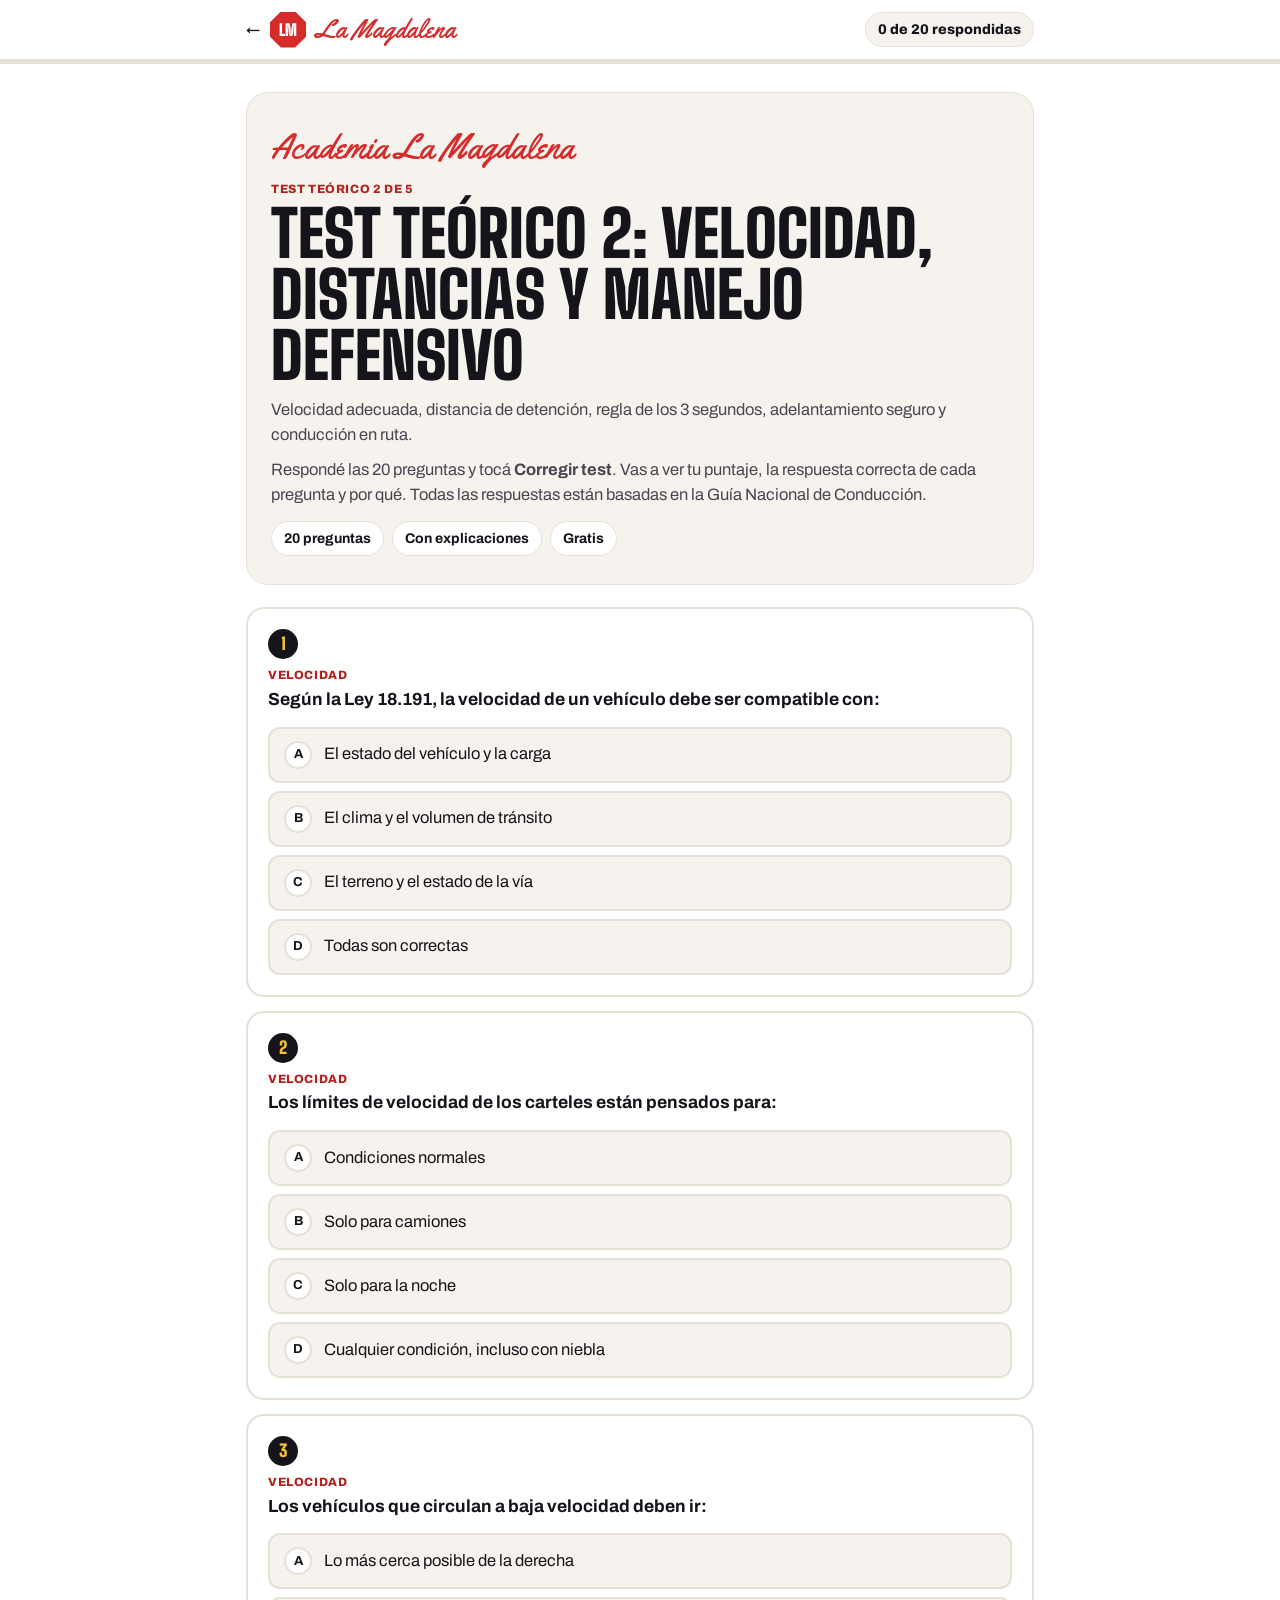
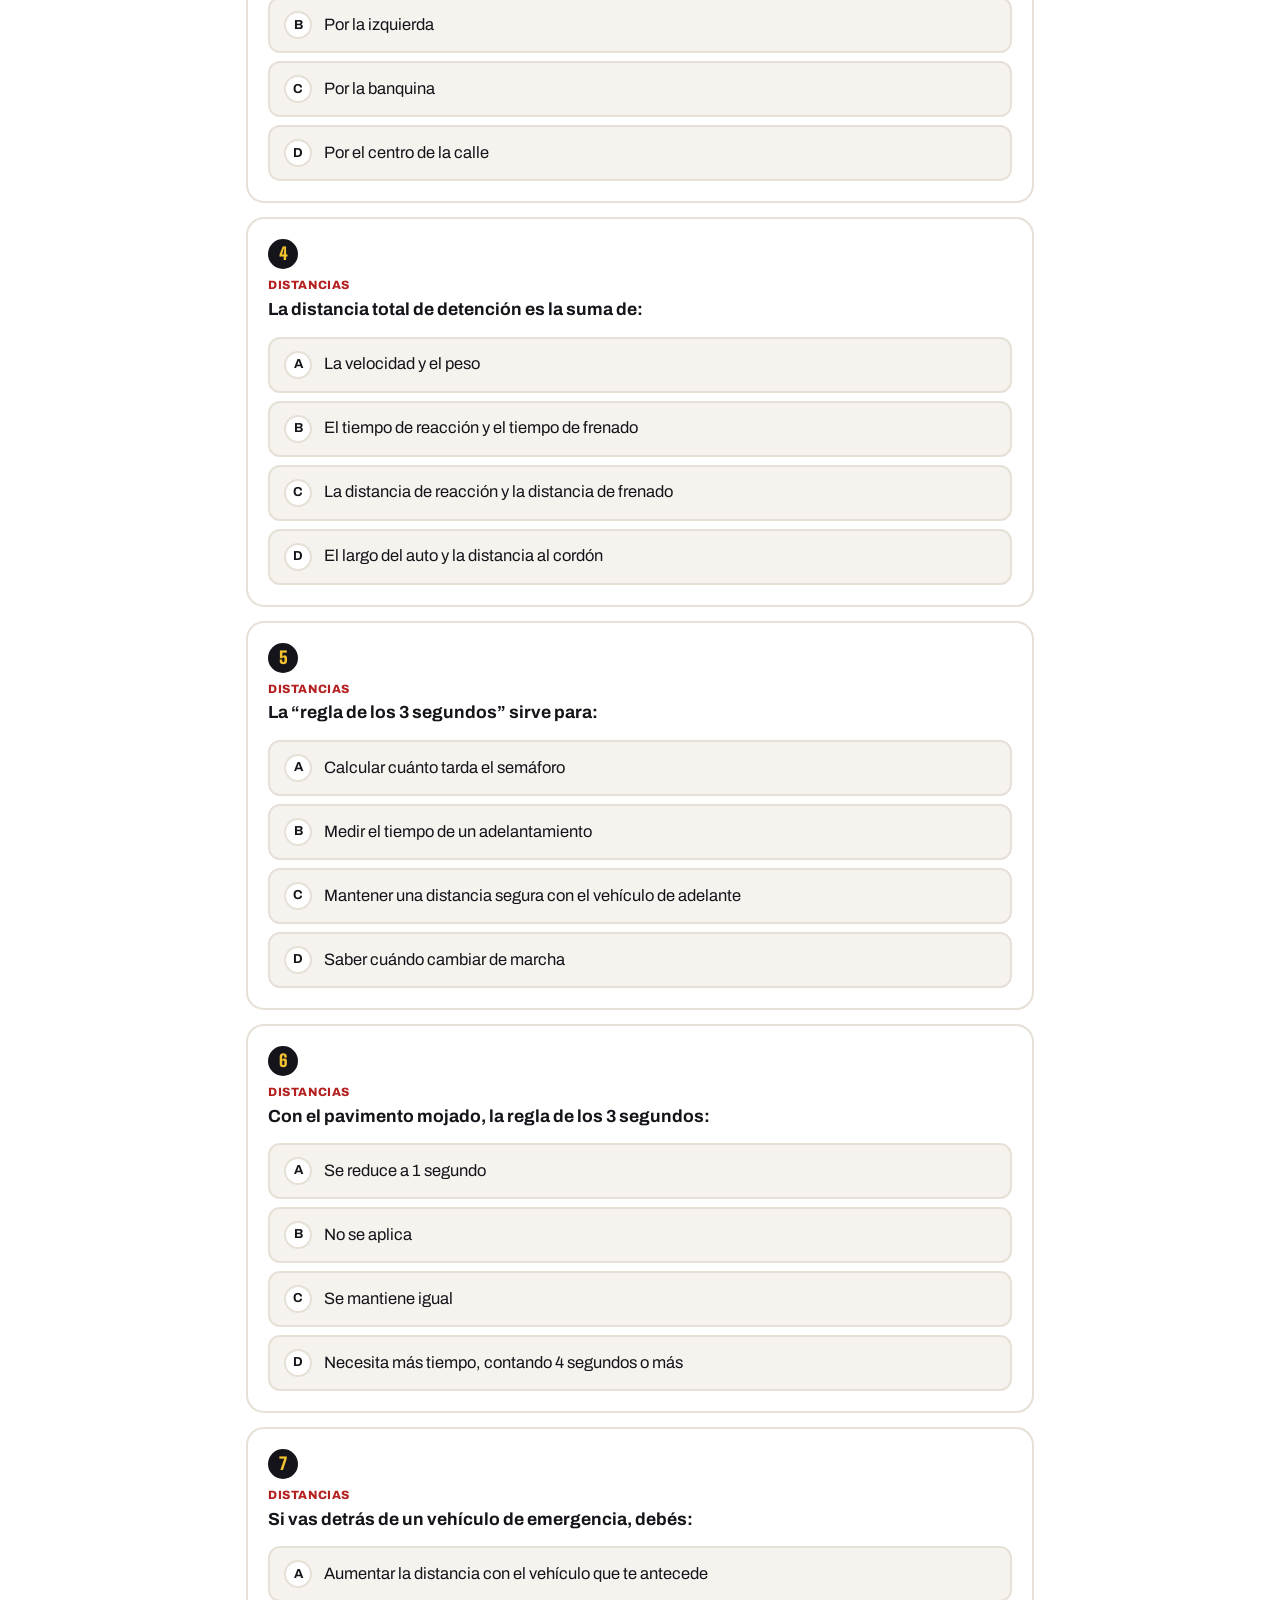
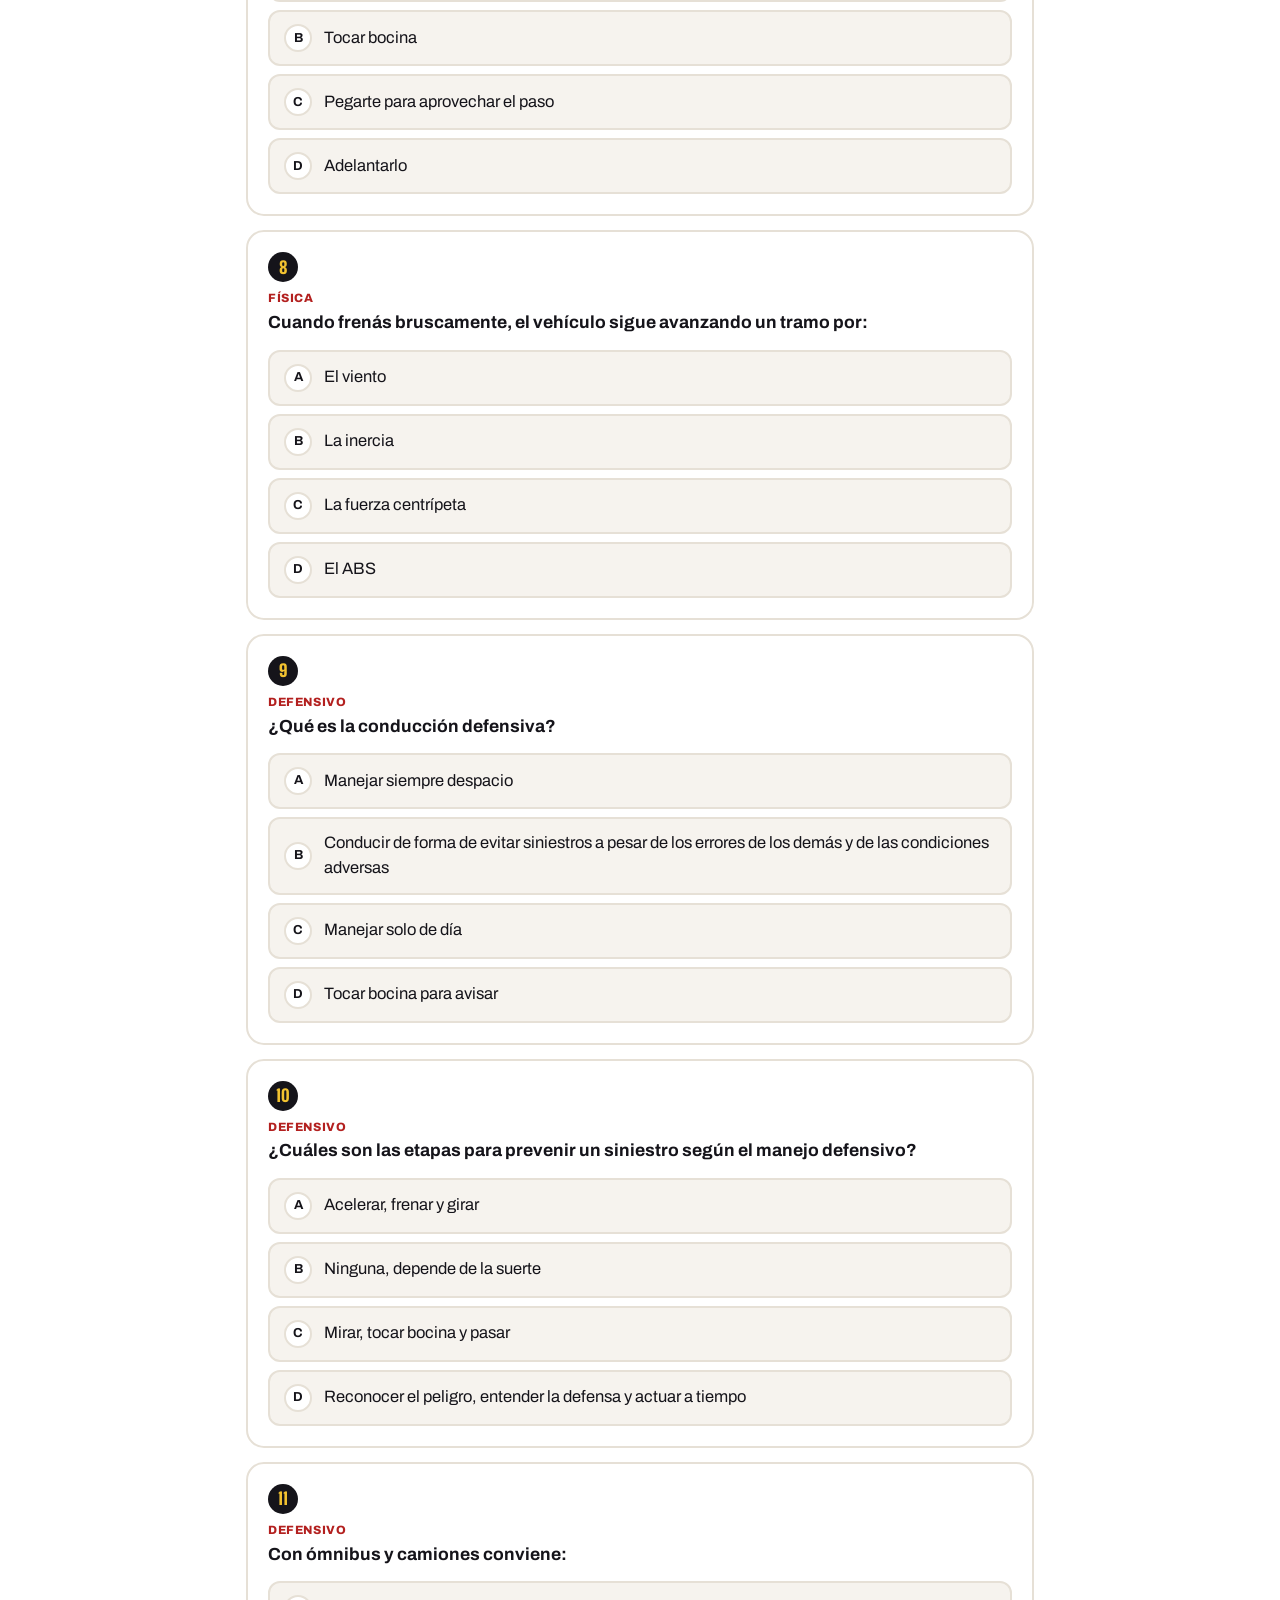
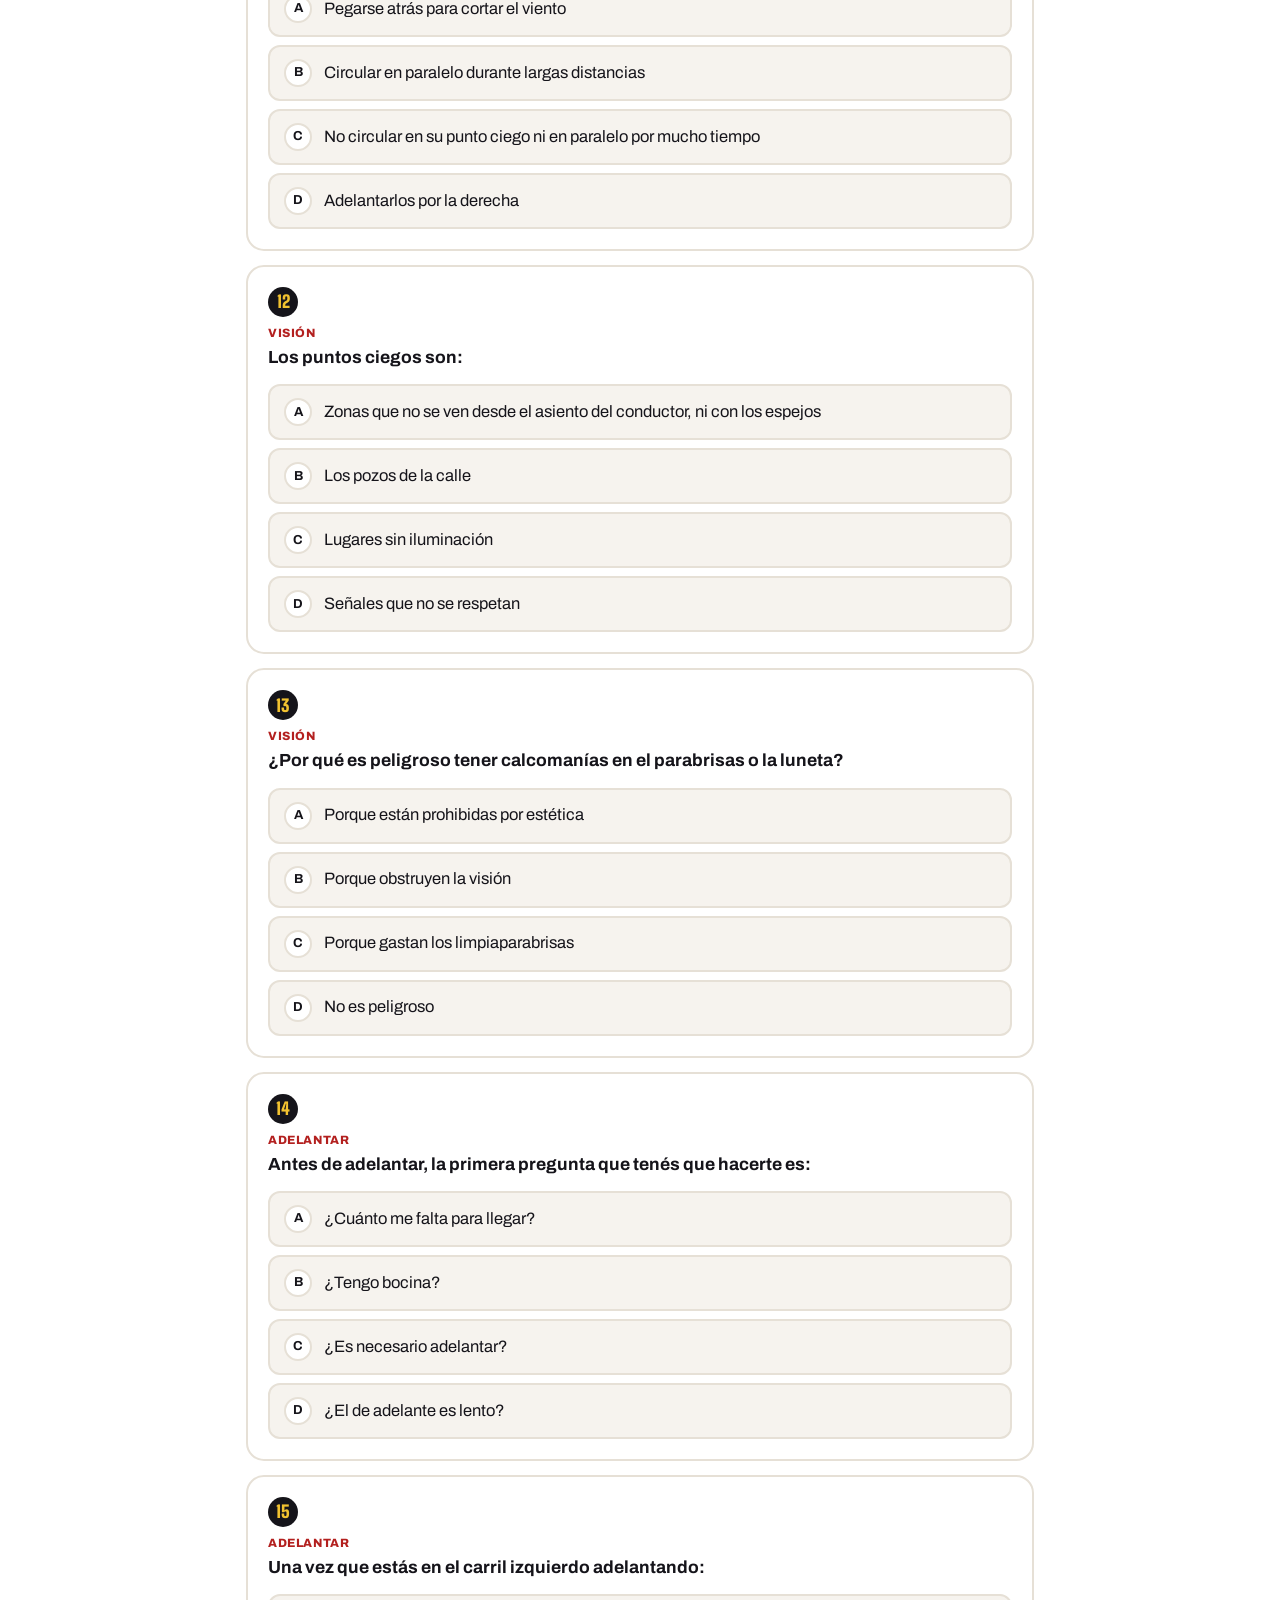
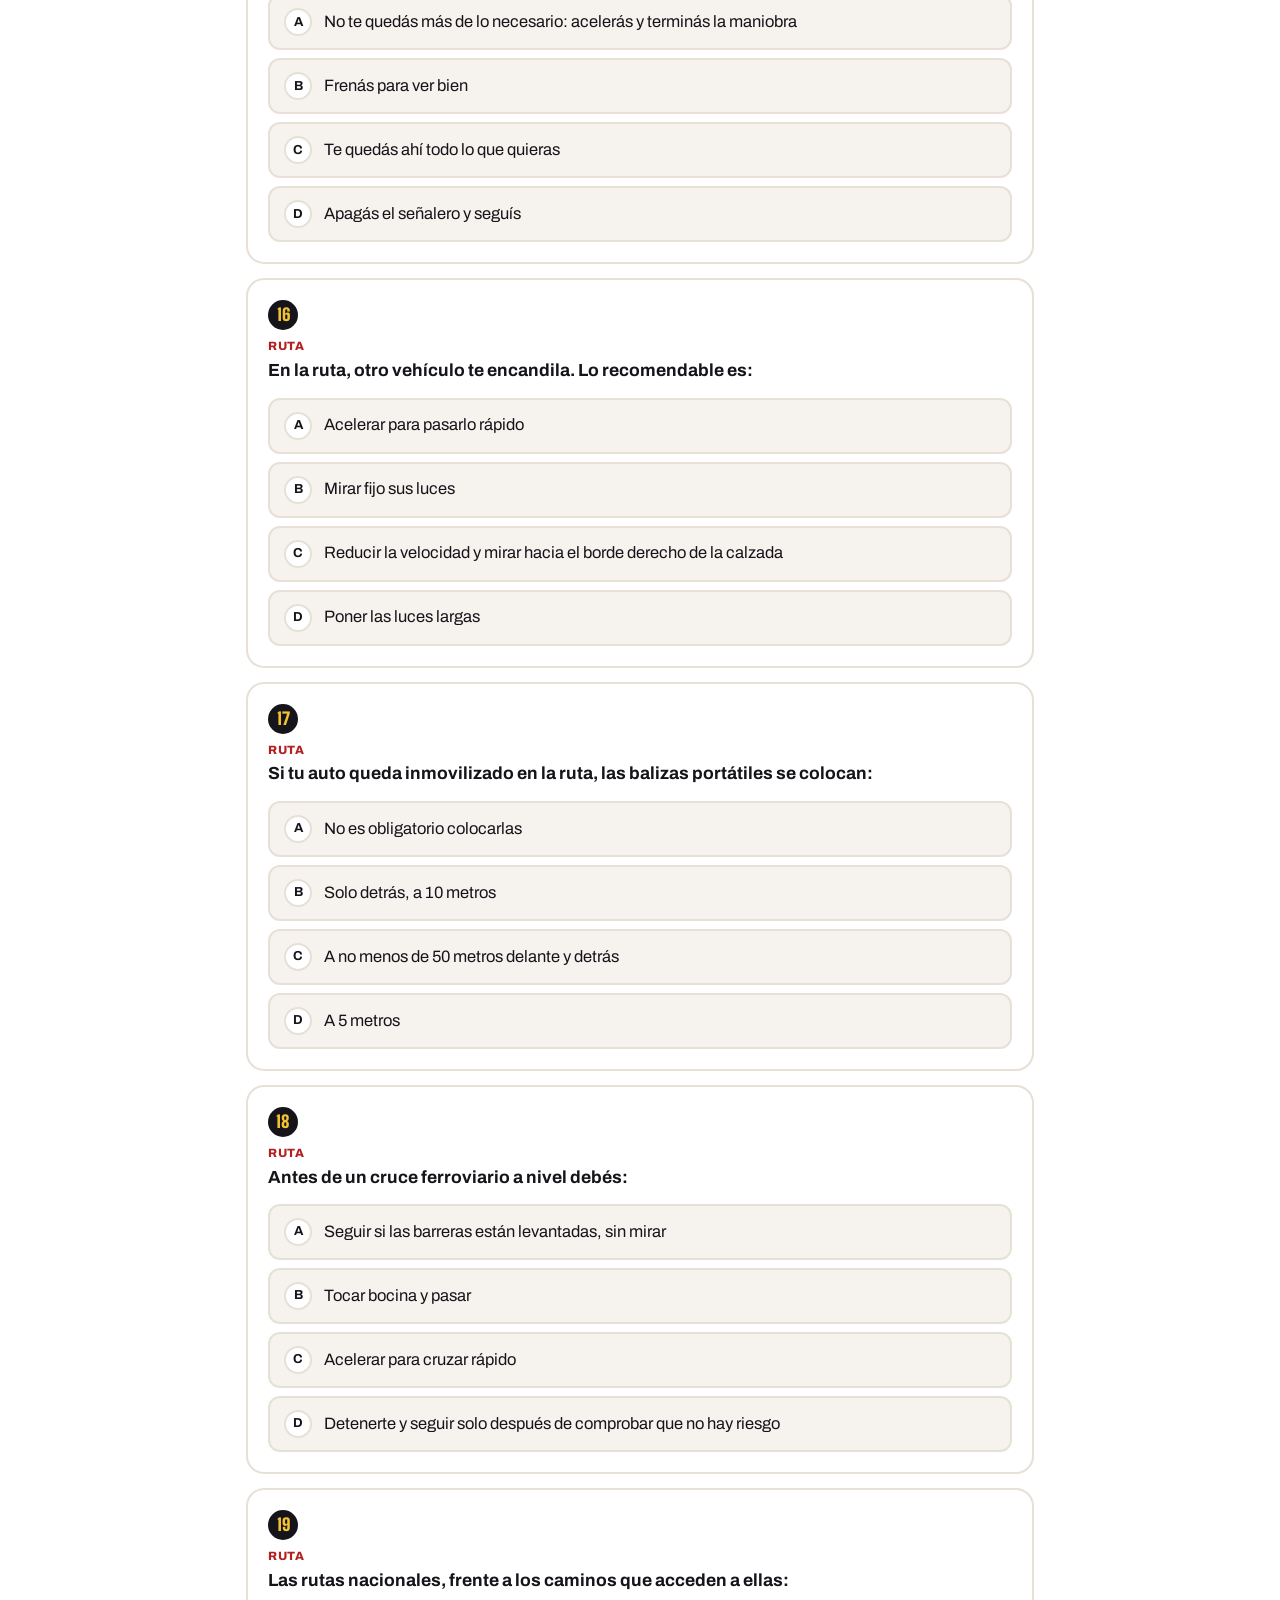
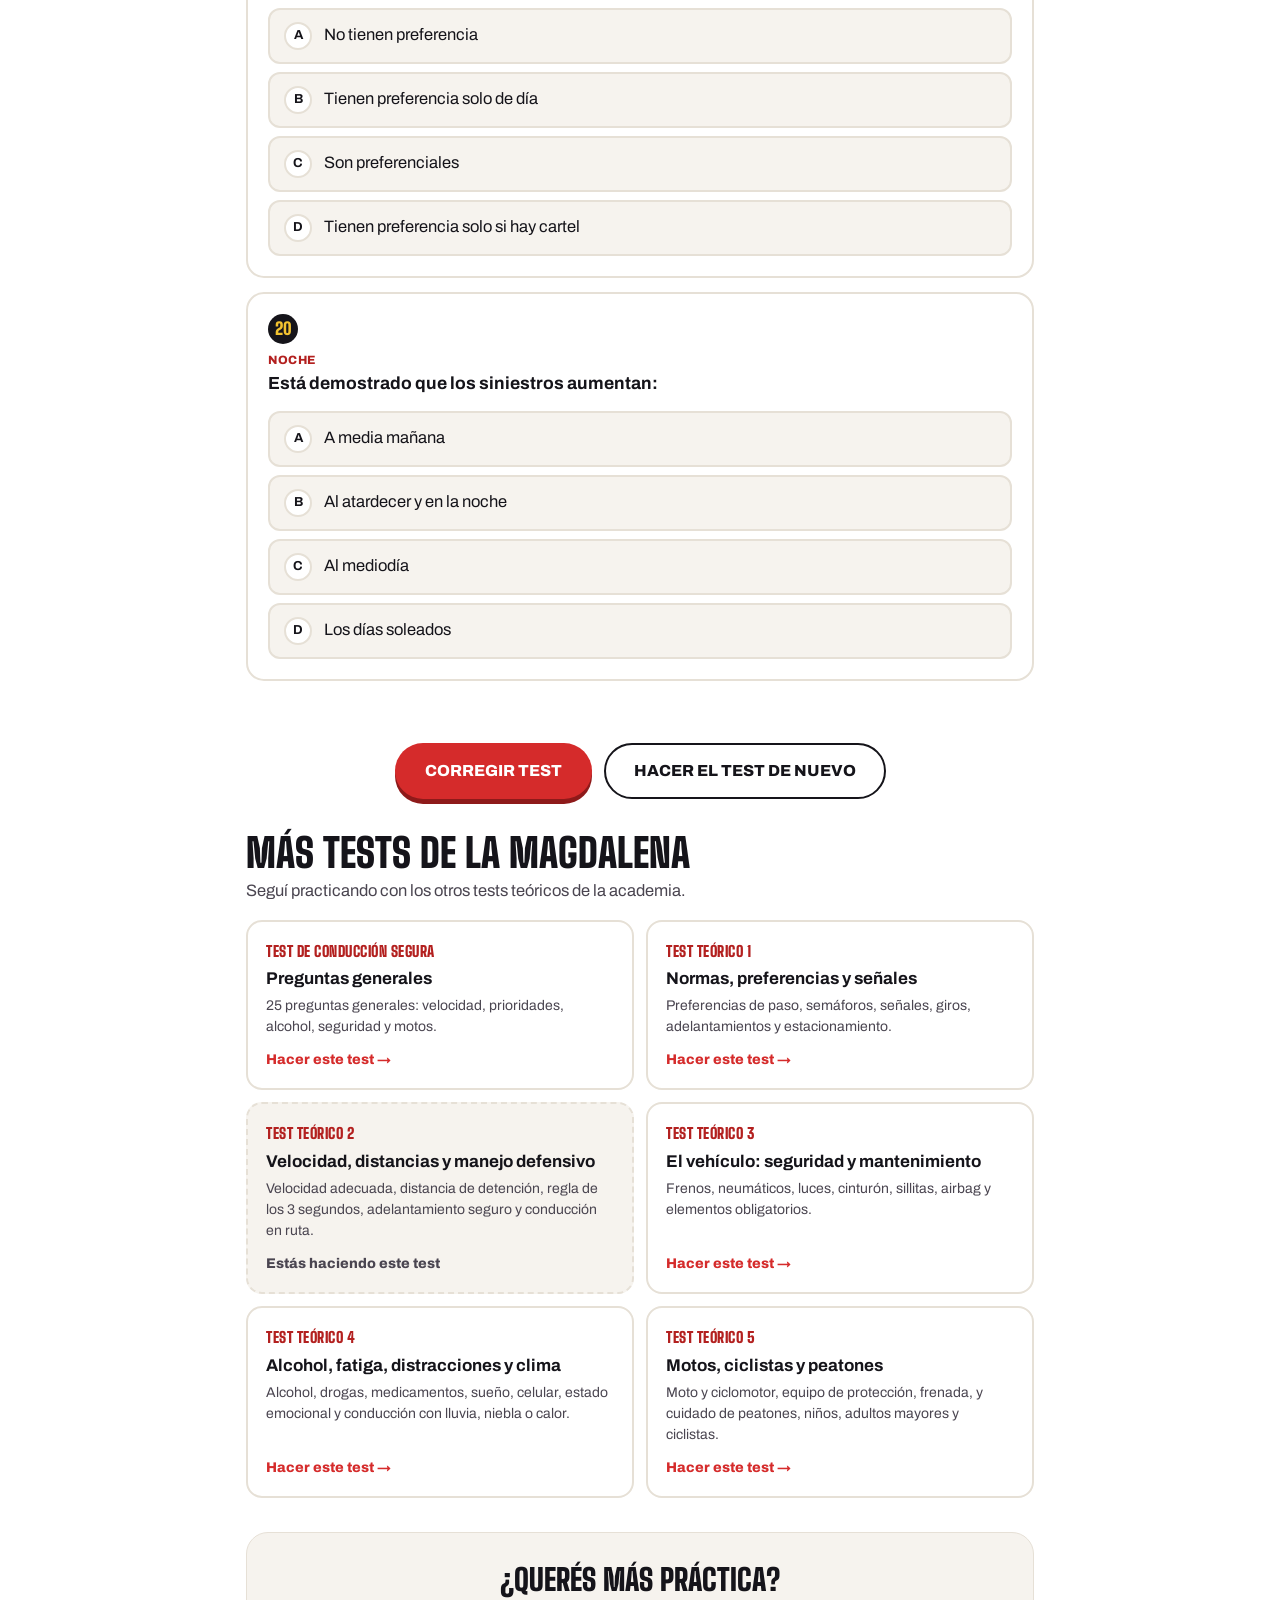
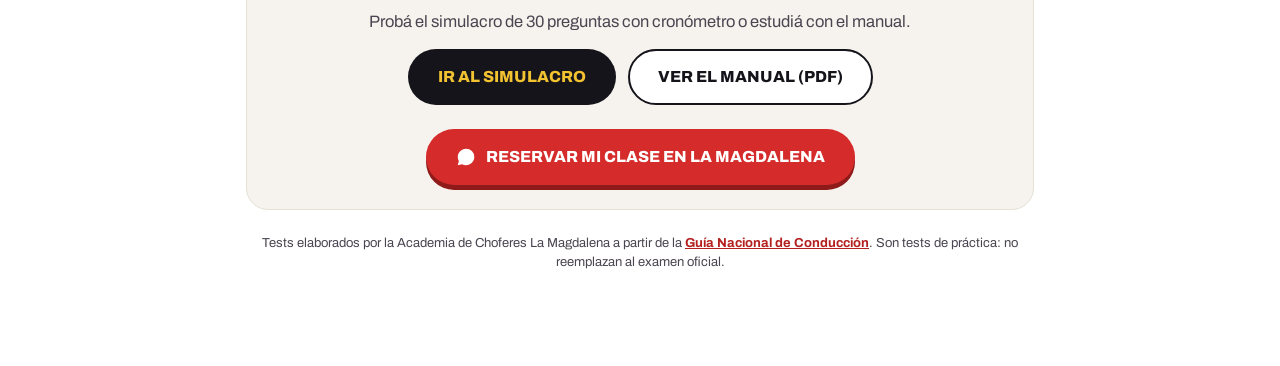
<file: test-teorico-2.html>
<!DOCTYPE html>
<html lang="es-UY">
<head>
<meta charset="UTF-8">
<meta name="viewport" content="width=device-width, initial-scale=1.0, viewport-fit=cover">
<title>Test teórico 2: Velocidad, distancias y manejo defensivo | Academia de Choferes La Magdalena</title>
<meta name="description" content="Test teórico 2: Velocidad, distancias y manejo defensivo: 20 preguntas gratis con corrección y explicaciones. Velocidad adecuada, distancia de detención, regla de los 3 segundos, adelantamiento seguro y conducción en ruta. Academia de Choferes La Magdalena.">
<meta name="theme-color" content="#FFFFFF">
<link rel="canonical" href="https://academia-la-magdalena.vercel.app/test-teorico-2.html">
<meta property="og:type" content="website">
<meta property="og:locale" content="es_UY">
<meta property="og:site_name" content="Academia de Choferes La Magdalena">
<meta property="og:title" content="Test teórico 2: Velocidad, distancias y manejo defensivo | La Magdalena">
<meta property="og:description" content="20 preguntas con corrección y explicaciones. Gratis, desde tu celular.">
<meta property="og:url" content="https://academia-la-magdalena.vercel.app/test-teorico-2.html">
<meta property="og:image" content="https://academia-la-magdalena.vercel.app/assets/images/og-la-magdalena.jpg">
<meta name="twitter:card" content="summary_large_image">
<link rel="icon" type="image/png" href="assets/images/icono.png">
<link rel="preconnect" href="https://fonts.googleapis.com">
<link rel="preconnect" href="https://fonts.gstatic.com" crossorigin>
<link href="https://fonts.googleapis.com/css2?family=Big+Shoulders+Display:wght@800;900&family=Archivo:wght@400;500;600;700;800&family=Yellowtail&display=swap" rel="stylesheet">
<style>
:root{--asfalto:#15141A;--rojo:#D52B2B;--rojo-osc:#B3201F;--rojo-sombra:#8E1A1A;--amarillo:#F2C230;--fondo:#F6F3EE;--borde:#E6E0D6;--suave:#4A4550;--verde:#1a8a4f;--verde-bg:#e6f6ec;--rojo-bg:#fdeaea;
  --display:'Big Shoulders Display','Arial Narrow',Impact,sans-serif;--cuerpo:'Archivo','Helvetica Neue',Arial,sans-serif;--script:'Yellowtail',cursive;
  --octo:polygon(30% 0,70% 0,100% 30%,100% 70%,70% 100%,30% 100%,0 70%,0 30%)}
*,*::before,*::after{box-sizing:border-box}
html{scroll-behavior:smooth;scroll-padding-top:90px}
body{margin:0;background:#fff;color:var(--asfalto);font-family:var(--cuerpo);font-size:16.5px;line-height:1.5}
:focus-visible{outline:3px solid var(--rojo);outline-offset:3px}
.barra{position:sticky;top:0;z-index:10;background:rgba(255,255,255,.96);border-bottom:1px solid var(--borde);backdrop-filter:blur(8px)}
.barra-in{max-width:820px;margin:0 auto;padding:10px 16px;display:flex;align-items:center;justify-content:space-between;gap:12px}
.marca{display:flex;align-items:center;gap:10px;text-decoration:none;color:var(--asfalto);font-weight:700;font-size:14px}
.octo{width:36px;height:36px;background:var(--rojo);clip-path:var(--octo);display:flex;align-items:center;justify-content:center;font-family:var(--display);font-weight:900;color:#fff;font-size:16px}
.marca .script{font-family:var(--script);font-size:26px;color:var(--rojo);font-weight:400;white-space:nowrap}
.progreso{flex-shrink:1;min-width:0;overflow:hidden;text-overflow:ellipsis;font-weight:800;font-size:14px;background:var(--fondo);border:1px solid var(--borde);border-radius:999px;padding:6px 12px;white-space:nowrap}
.barra-prog{height:4px;background:var(--borde)}
.barra-prog i{display:block;height:100%;width:0;background:linear-gradient(90deg,var(--rojo),var(--amarillo));transition:width .3s ease}
main{max-width:820px;margin:0 auto;padding:28px 16px 80px}
.intro{background:var(--fondo);border:1px solid var(--borde);border-radius:22px;padding:28px 24px;margin-bottom:22px}
.intro .script{font-family:var(--script);font-size:34px;color:var(--rojo)}
h1{font-family:var(--display);font-weight:900;text-transform:uppercase;font-size:clamp(40px,8vw,64px);line-height:.95;margin:6px 0 12px}
.intro p{margin:0 0 10px;color:var(--suave)}
.chips{display:flex;flex-wrap:wrap;gap:8px;margin-top:14px}
.chips span{background:#fff;border:1px solid var(--borde);border-radius:999px;padding:6px 12px;font-size:14px;font-weight:700}
.preg{border:2px solid var(--borde);border-radius:18px;padding:20px;margin:0 0 14px;background:#fff;transition:border-color .2s ease,background-color .2s ease}
.preg legend{float:left;width:100%;padding:0;margin-bottom:14px;font-weight:700;font-size:17.5px;line-height:1.4}
.preg legend+*{clear:both}
.num{display:inline-flex;width:30px;height:30px;border-radius:999px;background:var(--asfalto);color:var(--amarillo);font-family:var(--display);font-weight:900;font-size:17px;align-items:center;justify-content:center;margin-right:10px;vertical-align:middle}
.cat{display:block;font-size:12px;font-weight:800;color:var(--rojo-osc);text-transform:uppercase;letter-spacing:.6px;margin:8px 0 4px}
.ops{display:flex;flex-direction:column;gap:8px}
.op{display:flex;align-items:center;gap:12px;padding:12px 14px;border:2px solid var(--borde);border-radius:12px;background:var(--fondo);cursor:pointer;transition:border-color .15s ease,background-color .15s ease;min-height:52px}
.op:hover{border-color:var(--asfalto)}
.op input{position:absolute;opacity:0;width:1px;height:1px}
.op b{width:28px;height:28px;flex:none;border-radius:999px;border:2px solid var(--borde);background:#fff;display:flex;align-items:center;justify-content:center;font-size:13px}
.op:has(input:checked){border-color:var(--rojo);background:#fff}
.op:has(input:checked) b{background:var(--rojo);border-color:var(--rojo);color:#fff}
.op:has(input:focus-visible){outline:3px solid var(--rojo);outline-offset:2px}
.corregido .op{cursor:default}
.op.ok{border-color:var(--verde)!important;background:var(--verde-bg)!important}
.op.ok b{background:var(--verde)!important;border-color:var(--verde)!important;color:#fff!important}
.op.mal{border-color:#c0262b!important;background:var(--rojo-bg)!important}
.preg.bien{border-color:var(--verde)}
.preg.error,.preg.vacia{border-color:#c0262b}
.exp{margin:14px 0 0;padding:12px 14px;border-radius:12px;background:var(--fondo);font-size:15px;color:var(--suave)}
.bien .veredicto{color:var(--verde)}.error .veredicto,.vacia .veredicto{color:#c0262b}
.btn{display:inline-flex;align-items:center;justify-content:center;gap:10px;min-height:56px;padding:0 28px;border-radius:999px;border:2px solid transparent;font:inherit;font-weight:800;font-size:16px;text-transform:uppercase;text-decoration:none;cursor:pointer;transition:transform .15s ease}
.btn:hover{transform:translateY(-2px)}
.btn-rojo{background:var(--rojo);color:#fff;box-shadow:0 5px 0 var(--rojo-sombra)}
.btn-negro{background:var(--asfalto);color:var(--amarillo)}
.btn-borde{border-color:var(--asfalto);color:var(--asfalto);background:#fff}
.acciones{display:flex;flex-wrap:wrap;gap:12px;justify-content:center;margin-top:24px}
.aviso{text-align:center;color:#c0262b;font-weight:700;min-height:24px;margin-top:12px}
.resultado{border-radius:22px;padding:28px 24px;margin-bottom:22px;text-align:center;border:3px solid var(--verde);background:var(--verde-bg)}
.resultado.bajo{border-color:#c0262b;background:var(--rojo-bg)}
.resultado .nota{font-family:var(--display);font-weight:900;font-size:72px;line-height:1}
.resultado .nota small{font-size:32px}
.resultado h2{font-family:var(--display);font-weight:900;text-transform:uppercase;font-size:32px;margin:6px 0 8px}
.resultado p{margin:0 auto 6px;max-width:520px;color:var(--suave)}
.mas{margin-top:34px;background:var(--fondo);border:1px solid var(--borde);border-radius:22px;padding:24px;text-align:center}
.mas h2{font-family:var(--display);font-weight:900;text-transform:uppercase;font-size:30px;margin:0 0 8px}
.mas p{margin:0 0 14px;color:var(--suave)}
.fuente{font-size:13px;color:var(--suave);text-align:center;margin-top:24px}
.fuente a{color:var(--rojo-osc);font-weight:700}
@media (max-width:380px){.marca>span:first-child{display:none}.marca .script{font-size:19px}.progreso{font-size:12px;padding:5px 9px}.octo{width:30px;height:30px;font-size:13px}.barra-in{gap:8px}}
@media (max-width:600px){.marca .txt{display:none}.preg{padding:16px}.btn{width:100%}.marca .script{font-size:23px}}
@media (prefers-reduced-motion:reduce){*{transition:none!important}html{scroll-behavior:auto}}
</style>
<style>
.mas-tests{margin-top:34px}
.mas-tests h2{font-family:var(--display);font-weight:900;text-transform:uppercase;font-size:clamp(30px,6vw,40px);line-height:1;margin:0 0 6px}
.mas-tests>p{margin:0 0 16px;color:var(--suave)}
.grilla-tests{display:grid;grid-template-columns:repeat(2,minmax(0,1fr));gap:12px;list-style:none;margin:0;padding:0}
.tarj-test{display:flex;flex-direction:column;gap:6px;height:100%;padding:18px;border:2px solid var(--borde);border-radius:16px;background:#fff;color:var(--asfalto);text-decoration:none;transition:border-color .15s ease,transform .15s ease}
a.tarj-test:hover{border-color:var(--rojo);transform:translateY(-2px)}
.tarj-test .n{font-family:var(--display);font-weight:900;font-size:15px;letter-spacing:.5px;text-transform:uppercase;color:var(--rojo-osc)}
.tarj-test strong{font-size:17px;line-height:1.25}
.tarj-test span.d{font-size:14px;color:var(--suave)}
.tarj-test .ir{margin-top:auto;padding-top:6px;font-weight:800;font-size:14px;color:var(--rojo)}
.tarj-test.actual{background:var(--fondo);border-style:dashed}
.tarj-test.actual .ir{color:var(--suave)}
@media (max-width:600px){.grilla-tests{grid-template-columns:minmax(0,1fr)}}
</style>
</head>
<body>
<header class="barra">
  <div class="barra-in">
    <a href="index.html#teorico" class="marca" aria-label="Volver a la Academia de Choferes La Magdalena"><span aria-hidden="true">←</span><span class="octo" aria-hidden="true">LM</span><span class="script">La Magdalena</span></a>
    <span class="progreso" id="progreso" aria-live="polite">0 de 20 respondidas</span>
  </div>
  <div class="barra-prog" aria-hidden="true"><i id="barra"></i></div>
</header>
<main>
  <section class="intro">
    <span class="script">Academia La Magdalena</span>
    <span class="cat" style="margin-top:8px">Test teórico 2 de 5</span>
    <h1>Test teórico 2: Velocidad, distancias y manejo defensivo</h1>
    <p>Velocidad adecuada, distancia de detención, regla de los 3 segundos, adelantamiento seguro y conducción en ruta.</p>
    <p>Respondé las 20 preguntas y tocá <strong>Corregir test</strong>. Vas a ver tu puntaje, la respuesta correcta de cada pregunta y por qué. Todas las respuestas están basadas en la Guía Nacional de Conducción.</p>
    <div class="chips"><span>20 preguntas</span><span>Con explicaciones</span><span>Gratis</span></div>
  </section>

  <div id="resultado" hidden></div>

  <form id="test" novalidate>
      <fieldset class="preg" id="p0" data-r="3">
        <legend><span class="num">1</span><span class="cat">Velocidad</span>Según la Ley 18.191, la velocidad de un vehículo debe ser compatible con:</legend>
        <div class="ops">
          <label class="op"><input type="radio" name="p0" value="0"><b>A</b><span>El estado del vehículo y la carga</span></label>
          <label class="op"><input type="radio" name="p0" value="1"><b>B</b><span>El clima y el volumen de tránsito</span></label>
          <label class="op"><input type="radio" name="p0" value="2"><b>C</b><span>El terreno y el estado de la vía</span></label>
          <label class="op"><input type="radio" name="p0" value="3"><b>D</b><span>Todas son correctas</span></label>
        </div>
        <p class="exp" hidden><strong class="veredicto"></strong> La velocidad debe ser compatible con las características del terreno, el estado de la vía y del vehículo, la carga, las condiciones meteorológicas y el volumen de tránsito (art. 15).</p>
      </fieldset>
      <fieldset class="preg" id="p1" data-r="0">
        <legend><span class="num">2</span><span class="cat">Velocidad</span>Los límites de velocidad de los carteles están pensados para:</legend>
        <div class="ops">
          <label class="op"><input type="radio" name="p1" value="0"><b>A</b><span>Condiciones normales</span></label>
          <label class="op"><input type="radio" name="p1" value="1"><b>B</b><span>Solo para camiones</span></label>
          <label class="op"><input type="radio" name="p1" value="2"><b>C</b><span>Solo para la noche</span></label>
          <label class="op"><input type="radio" name="p1" value="3"><b>D</b><span>Cualquier condición, incluso con niebla</span></label>
        </div>
        <p class="exp" hidden><strong class="veredicto"></strong> Los límites señalados son solo para condiciones normales: con lluvia, niebla o humo hay que adaptar la velocidad e incluso detenerse.</p>
      </fieldset>
      <fieldset class="preg" id="p2" data-r="0">
        <legend><span class="num">3</span><span class="cat">Velocidad</span>Los vehículos que circulan a baja velocidad deben ir:</legend>
        <div class="ops">
          <label class="op"><input type="radio" name="p2" value="0"><b>A</b><span>Lo más cerca posible de la derecha</span></label>
          <label class="op"><input type="radio" name="p2" value="1"><b>B</b><span>Por la izquierda</span></label>
          <label class="op"><input type="radio" name="p2" value="2"><b>C</b><span>Por la banquina</span></label>
          <label class="op"><input type="radio" name="p2" value="3"><b>D</b><span>Por el centro de la calle</span></label>
        </div>
        <p class="exp" hidden><strong class="veredicto"></strong> Los vehículos lentos deben circular lo más próximo posible a la derecha, para que los más veloces puedan hacerlo más al centro.</p>
      </fieldset>
      <fieldset class="preg" id="p3" data-r="2">
        <legend><span class="num">4</span><span class="cat">Distancias</span>La distancia total de detención es la suma de:</legend>
        <div class="ops">
          <label class="op"><input type="radio" name="p3" value="0"><b>A</b><span>La velocidad y el peso</span></label>
          <label class="op"><input type="radio" name="p3" value="1"><b>B</b><span>El tiempo de reacción y el tiempo de frenado</span></label>
          <label class="op"><input type="radio" name="p3" value="2"><b>C</b><span>La distancia de reacción y la distancia de frenado</span></label>
          <label class="op"><input type="radio" name="p3" value="3"><b>D</b><span>El largo del auto y la distancia al cordón</span></label>
        </div>
        <p class="exp" hidden><strong class="veredicto"></strong> La distancia de detención es la suma de la distancia recorrida durante el tiempo de reacción y la distancia de frenado.</p>
      </fieldset>
      <fieldset class="preg" id="p4" data-r="2">
        <legend><span class="num">5</span><span class="cat">Distancias</span>La “regla de los 3 segundos” sirve para:</legend>
        <div class="ops">
          <label class="op"><input type="radio" name="p4" value="0"><b>A</b><span>Calcular cuánto tarda el semáforo</span></label>
          <label class="op"><input type="radio" name="p4" value="1"><b>B</b><span>Medir el tiempo de un adelantamiento</span></label>
          <label class="op"><input type="radio" name="p4" value="2"><b>C</b><span>Mantener una distancia segura con el vehículo de adelante</span></label>
          <label class="op"><input type="radio" name="p4" value="3"><b>D</b><span>Saber cuándo cambiar de marcha</span></label>
        </div>
        <p class="exp" hidden><strong class="veredicto"></strong> Se toma un punto fijo y, cuando el vehículo de adelante lo pasa, se cuentan 3 segundos: si llegás al punto después, la distancia es segura.</p>
      </fieldset>
      <fieldset class="preg" id="p5" data-r="3">
        <legend><span class="num">6</span><span class="cat">Distancias</span>Con el pavimento mojado, la regla de los 3 segundos:</legend>
        <div class="ops">
          <label class="op"><input type="radio" name="p5" value="0"><b>A</b><span>Se reduce a 1 segundo</span></label>
          <label class="op"><input type="radio" name="p5" value="1"><b>B</b><span>No se aplica</span></label>
          <label class="op"><input type="radio" name="p5" value="2"><b>C</b><span>Se mantiene igual</span></label>
          <label class="op"><input type="radio" name="p5" value="3"><b>D</b><span>Necesita más tiempo, contando 4 segundos o más</span></label>
        </div>
        <p class="exp" hidden><strong class="veredicto"></strong> La regla de los 3 segundos es para condiciones ideales. Con pavimento resbaloso se necesita más distancia: contar hasta 4 o más.</p>
      </fieldset>
      <fieldset class="preg" id="p6" data-r="0">
        <legend><span class="num">7</span><span class="cat">Distancias</span>Si vas detrás de un vehículo de emergencia, debés:</legend>
        <div class="ops">
          <label class="op"><input type="radio" name="p6" value="0"><b>A</b><span>Aumentar la distancia con el vehículo que te antecede</span></label>
          <label class="op"><input type="radio" name="p6" value="1"><b>B</b><span>Tocar bocina</span></label>
          <label class="op"><input type="radio" name="p6" value="2"><b>C</b><span>Pegarte para aprovechar el paso</span></label>
          <label class="op"><input type="radio" name="p6" value="3"><b>D</b><span>Adelantarlo</span></label>
        </div>
        <p class="exp" hidden><strong class="veredicto"></strong> Si venís detrás de un vehículo de emergencia, tenés que aumentar la distancia con el que te antecede.</p>
      </fieldset>
      <fieldset class="preg" id="p7" data-r="1">
        <legend><span class="num">8</span><span class="cat">Física</span>Cuando frenás bruscamente, el vehículo sigue avanzando un tramo por:</legend>
        <div class="ops">
          <label class="op"><input type="radio" name="p7" value="0"><b>A</b><span>El viento</span></label>
          <label class="op"><input type="radio" name="p7" value="1"><b>B</b><span>La inercia</span></label>
          <label class="op"><input type="radio" name="p7" value="2"><b>C</b><span>La fuerza centrípeta</span></label>
          <label class="op"><input type="radio" name="p7" value="3"><b>D</b><span>El ABS</span></label>
        </div>
        <p class="exp" hidden><strong class="veredicto"></strong> Aunque los frenos y neumáticos estén bien, el vehículo sigue desplazándose en el mismo sentido por inercia. Por eso hay que mantener distancia.</p>
      </fieldset>
      <fieldset class="preg" id="p8" data-r="1">
        <legend><span class="num">9</span><span class="cat">Defensivo</span>¿Qué es la conducción defensiva?</legend>
        <div class="ops">
          <label class="op"><input type="radio" name="p8" value="0"><b>A</b><span>Manejar siempre despacio</span></label>
          <label class="op"><input type="radio" name="p8" value="1"><b>B</b><span>Conducir de forma de evitar siniestros a pesar de los errores de los demás y de las condiciones adversas</span></label>
          <label class="op"><input type="radio" name="p8" value="2"><b>C</b><span>Manejar solo de día</span></label>
          <label class="op"><input type="radio" name="p8" value="3"><b>D</b><span>Tocar bocina para avisar</span></label>
        </div>
        <p class="exp" hidden><strong class="veredicto"></strong> Es la forma de conducir que pretende evitar siniestros a pesar de las acciones incorrectas de los demás y de las condiciones adversas.</p>
      </fieldset>
      <fieldset class="preg" id="p9" data-r="3">
        <legend><span class="num">10</span><span class="cat">Defensivo</span>¿Cuáles son las etapas para prevenir un siniestro según el manejo defensivo?</legend>
        <div class="ops">
          <label class="op"><input type="radio" name="p9" value="0"><b>A</b><span>Acelerar, frenar y girar</span></label>
          <label class="op"><input type="radio" name="p9" value="1"><b>B</b><span>Ninguna, depende de la suerte</span></label>
          <label class="op"><input type="radio" name="p9" value="2"><b>C</b><span>Mirar, tocar bocina y pasar</span></label>
          <label class="op"><input type="radio" name="p9" value="3"><b>D</b><span>Reconocer el peligro, entender la defensa y actuar a tiempo</span></label>
        </div>
        <p class="exp" hidden><strong class="veredicto"></strong> Las etapas son: reconocer el peligro, entender la defensa y actuar a tiempo.</p>
      </fieldset>
      <fieldset class="preg" id="p10" data-r="2">
        <legend><span class="num">11</span><span class="cat">Defensivo</span>Con ómnibus y camiones conviene:</legend>
        <div class="ops">
          <label class="op"><input type="radio" name="p10" value="0"><b>A</b><span>Pegarse atrás para cortar el viento</span></label>
          <label class="op"><input type="radio" name="p10" value="1"><b>B</b><span>Circular en paralelo durante largas distancias</span></label>
          <label class="op"><input type="radio" name="p10" value="2"><b>C</b><span>No circular en su punto ciego ni en paralelo por mucho tiempo</span></label>
          <label class="op"><input type="radio" name="p10" value="3"><b>D</b><span>Adelantarlos por la derecha</span></label>
        </div>
        <p class="exp" hidden><strong class="veredicto"></strong> No hay que circular en el punto ciego de los vehículos de gran porte ni en paralelo durante largas distancias.</p>
      </fieldset>
      <fieldset class="preg" id="p11" data-r="0">
        <legend><span class="num">12</span><span class="cat">Visión</span>Los puntos ciegos son:</legend>
        <div class="ops">
          <label class="op"><input type="radio" name="p11" value="0"><b>A</b><span>Zonas que no se ven desde el asiento del conductor, ni con los espejos</span></label>
          <label class="op"><input type="radio" name="p11" value="1"><b>B</b><span>Los pozos de la calle</span></label>
          <label class="op"><input type="radio" name="p11" value="2"><b>C</b><span>Lugares sin iluminación</span></label>
          <label class="op"><input type="radio" name="p11" value="3"><b>D</b><span>Señales que no se respetan</span></label>
        </div>
        <p class="exp" hidden><strong class="veredicto"></strong> Son zonas alrededor del vehículo que el conductor no puede ver desde su posición, generadas por la estructura del auto y la regulación de los espejos.</p>
      </fieldset>
      <fieldset class="preg" id="p12" data-r="1">
        <legend><span class="num">13</span><span class="cat">Visión</span>¿Por qué es peligroso tener calcomanías en el parabrisas o la luneta?</legend>
        <div class="ops">
          <label class="op"><input type="radio" name="p12" value="0"><b>A</b><span>Porque están prohibidas por estética</span></label>
          <label class="op"><input type="radio" name="p12" value="1"><b>B</b><span>Porque obstruyen la visión</span></label>
          <label class="op"><input type="radio" name="p12" value="2"><b>C</b><span>Porque gastan los limpiaparabrisas</span></label>
          <label class="op"><input type="radio" name="p12" value="3"><b>D</b><span>No es peligroso</span></label>
        </div>
        <p class="exp" hidden><strong class="veredicto"></strong> El parabrisas y la luneta deben estar limpios y libres de objetos que obstruyan la visión, como las calcomanías.</p>
      </fieldset>
      <fieldset class="preg" id="p13" data-r="2">
        <legend><span class="num">14</span><span class="cat">Adelantar</span>Antes de adelantar, la primera pregunta que tenés que hacerte es:</legend>
        <div class="ops">
          <label class="op"><input type="radio" name="p13" value="0"><b>A</b><span>¿Cuánto me falta para llegar?</span></label>
          <label class="op"><input type="radio" name="p13" value="1"><b>B</b><span>¿Tengo bocina?</span></label>
          <label class="op"><input type="radio" name="p13" value="2"><b>C</b><span>¿Es necesario adelantar?</span></label>
          <label class="op"><input type="radio" name="p13" value="3"><b>D</b><span>¿El de adelante es lento?</span></label>
        </div>
        <p class="exp" hidden><strong class="veredicto"></strong> Los siete puntos para adelantar con seguridad empiezan con pensar si es realmente necesario adelantar. En caso de duda, nunca hay que hacerlo.</p>
      </fieldset>
      <fieldset class="preg" id="p14" data-r="0">
        <legend><span class="num">15</span><span class="cat">Adelantar</span>Una vez que estás en el carril izquierdo adelantando:</legend>
        <div class="ops">
          <label class="op"><input type="radio" name="p14" value="0"><b>A</b><span>No te quedás más de lo necesario: acelerás y terminás la maniobra</span></label>
          <label class="op"><input type="radio" name="p14" value="1"><b>B</b><span>Frenás para ver bien</span></label>
          <label class="op"><input type="radio" name="p14" value="2"><b>C</b><span>Te quedás ahí todo lo que quieras</span></label>
          <label class="op"><input type="radio" name="p14" value="3"><b>D</b><span>Apagás el señalero y seguís</span></label>
        </div>
        <p class="exp" hidden><strong class="veredicto"></strong> No hay que quedarse en el carril izquierdo más de lo necesario: acelerar, terminar de pasar y señalizar para volver a la senda.</p>
      </fieldset>
      <fieldset class="preg" id="p15" data-r="2">
        <legend><span class="num">16</span><span class="cat">Ruta</span>En la ruta, otro vehículo te encandila. Lo recomendable es:</legend>
        <div class="ops">
          <label class="op"><input type="radio" name="p15" value="0"><b>A</b><span>Acelerar para pasarlo rápido</span></label>
          <label class="op"><input type="radio" name="p15" value="1"><b>B</b><span>Mirar fijo sus luces</span></label>
          <label class="op"><input type="radio" name="p15" value="2"><b>C</b><span>Reducir la velocidad y mirar hacia el borde derecho de la calzada</span></label>
          <label class="op"><input type="radio" name="p15" value="3"><b>D</b><span>Poner las luces largas</span></label>
        </div>
        <p class="exp" hidden><strong class="veredicto"></strong> Ante el encandilamiento hay que reducir la velocidad, no accionar la luz larga y fijar la vista en el borde derecho de la calzada.</p>
      </fieldset>
      <fieldset class="preg" id="p16" data-r="2">
        <legend><span class="num">17</span><span class="cat">Ruta</span>Si tu auto queda inmovilizado en la ruta, las balizas portátiles se colocan:</legend>
        <div class="ops">
          <label class="op"><input type="radio" name="p16" value="0"><b>A</b><span>No es obligatorio colocarlas</span></label>
          <label class="op"><input type="radio" name="p16" value="1"><b>B</b><span>Solo detrás, a 10 metros</span></label>
          <label class="op"><input type="radio" name="p16" value="2"><b>C</b><span>A no menos de 50 metros delante y detrás</span></label>
          <label class="op"><input type="radio" name="p16" value="3"><b>D</b><span>A 5 metros</span></label>
        </div>
        <p class="exp" hidden><strong class="veredicto"></strong> Es obligatorio colocar balizas portátiles a no menos de 50 metros delante y detrás del vehículo.</p>
      </fieldset>
      <fieldset class="preg" id="p17" data-r="3">
        <legend><span class="num">18</span><span class="cat">Ruta</span>Antes de un cruce ferroviario a nivel debés:</legend>
        <div class="ops">
          <label class="op"><input type="radio" name="p17" value="0"><b>A</b><span>Seguir si las barreras están levantadas, sin mirar</span></label>
          <label class="op"><input type="radio" name="p17" value="1"><b>B</b><span>Tocar bocina y pasar</span></label>
          <label class="op"><input type="radio" name="p17" value="2"><b>C</b><span>Acelerar para cruzar rápido</span></label>
          <label class="op"><input type="radio" name="p17" value="3"><b>D</b><span>Detenerte y seguir solo después de comprobar que no hay riesgo</span></label>
        </div>
        <p class="exp" hidden><strong class="veredicto"></strong> Hay que detenerse antes del cruce ferroviario y continuar solo después de comprobar que no existe riesgo (Ley 18.191, art. 20).</p>
      </fieldset>
      <fieldset class="preg" id="p18" data-r="2">
        <legend><span class="num">19</span><span class="cat">Ruta</span>Las rutas nacionales, frente a los caminos que acceden a ellas:</legend>
        <div class="ops">
          <label class="op"><input type="radio" name="p18" value="0"><b>A</b><span>No tienen preferencia</span></label>
          <label class="op"><input type="radio" name="p18" value="1"><b>B</b><span>Tienen preferencia solo de día</span></label>
          <label class="op"><input type="radio" name="p18" value="2"><b>C</b><span>Son preferenciales</span></label>
          <label class="op"><input type="radio" name="p18" value="3"><b>D</b><span>Tienen preferencia solo si hay cartel</span></label>
        </div>
        <p class="exp" hidden><strong class="veredicto"></strong> Las rutas nacionales son preferenciales frente a los caminos que acceden a ellas.</p>
      </fieldset>
      <fieldset class="preg" id="p19" data-r="1">
        <legend><span class="num">20</span><span class="cat">Noche</span>Está demostrado que los siniestros aumentan:</legend>
        <div class="ops">
          <label class="op"><input type="radio" name="p19" value="0"><b>A</b><span>A media mañana</span></label>
          <label class="op"><input type="radio" name="p19" value="1"><b>B</b><span>Al atardecer y en la noche</span></label>
          <label class="op"><input type="radio" name="p19" value="2"><b>C</b><span>Al mediodía</span></label>
          <label class="op"><input type="radio" name="p19" value="3"><b>D</b><span>Los días soleados</span></label>
        </div>
        <p class="exp" hidden><strong class="veredicto"></strong> El número de siniestros aumenta al atardecer y en la noche: hay que conducir más despacio que de día y siempre con luz corta.</p>
      </fieldset>
    <p class="aviso" id="aviso" aria-live="polite"></p>
    <div class="acciones">
      <button type="submit" class="btn btn-rojo" id="btn-corregir">Corregir test</button>
      <button type="button" class="btn btn-borde" id="btn-reiniciar" hidden>Hacer el test de nuevo</button>
    </div>
  </form>

  <section class="mas-tests" aria-labelledby="mas-tests-t">
    <h2 id="mas-tests-t">Más tests de La Magdalena</h2>
    <p>Seguí practicando con los otros tests teóricos de la academia.</p>
    <ul class="grilla-tests">
        <li><a class="tarj-test" href="test-conduccion-segura.html"><span class="n">Test de conducción segura</span><strong>Preguntas generales</strong><span class="d">25 preguntas generales: velocidad, prioridades, alcohol, seguridad y motos.</span><span class="ir">Hacer este test →</span></a></li>
        <li><a class="tarj-test" href="test-teorico-1.html"><span class="n">Test teórico 1</span><strong>Normas, preferencias y señales</strong><span class="d">Preferencias de paso, semáforos, señales, giros, adelantamientos y estacionamiento.</span><span class="ir">Hacer este test →</span></a></li>
        <li><div class="tarj-test actual" aria-current="page"><span class="n">Test teórico 2</span><strong>Velocidad, distancias y manejo defensivo</strong><span class="d">Velocidad adecuada, distancia de detención, regla de los 3 segundos, adelantamiento seguro y conducción en ruta.</span><span class="ir">Estás haciendo este test</span></div></li>
        <li><a class="tarj-test" href="test-teorico-3.html"><span class="n">Test teórico 3</span><strong>El vehículo: seguridad y mantenimiento</strong><span class="d">Frenos, neumáticos, luces, cinturón, sillitas, airbag y elementos obligatorios.</span><span class="ir">Hacer este test →</span></a></li>
        <li><a class="tarj-test" href="test-teorico-4.html"><span class="n">Test teórico 4</span><strong>Alcohol, fatiga, distracciones y clima</strong><span class="d">Alcohol, drogas, medicamentos, sueño, celular, estado emocional y conducción con lluvia, niebla o calor.</span><span class="ir">Hacer este test →</span></a></li>
        <li><a class="tarj-test" href="test-teorico-5.html"><span class="n">Test teórico 5</span><strong>Motos, ciclistas y peatones</strong><span class="d">Moto y ciclomotor, equipo de protección, frenada, y cuidado de peatones, niños, adultos mayores y ciclistas.</span><span class="ir">Hacer este test →</span></a></li>
    </ul>
  </section>

  <section class="mas">
    <h2>¿Querés más práctica?</h2>
    <p>Probá el simulacro de 30 preguntas con cronómetro o estudiá con el manual.</p>
    <div class="acciones" style="margin-top:0">
      <a class="btn btn-negro" href="simulacro.html">Ir al simulacro</a>
      <a class="btn btn-borde" href="assets/docs/guia-nacional-de-conduccion.pdf" target="_blank" rel="noopener">Ver el manual (PDF)</a>
    </div>
    <div class="acciones">
      <a class="btn btn-rojo" href="https://wa.me/59895380690?text=Hola%2C%20quiero%20reservar%20una%20clase%20de%20manejo." target="_blank" rel="noopener"><svg viewBox="0 0 24 24" fill="currentColor" aria-hidden="true" width="20" height="20"><path d="M12.04 2C6.58 2 2.13 6.45 2.13 11.91c0 1.75.46 3.45 1.32 4.95L2.05 22l5.25-1.38a9.9 9.9 0 0 0 4.74 1.21h.01c5.46 0 9.91-4.45 9.91-9.91A9.85 9.85 0 0 0 12.04 2zm4.52 11.99c-.25-.12-1.47-.72-1.69-.81-.23-.08-.39-.12-.56.13-.16.25-.64.81-.79.97-.14.17-.29.19-.54.06-.25-.12-1.05-.39-1.99-1.23-.74-.66-1.23-1.47-1.38-1.72-.14-.25-.02-.38.11-.51.11-.11.25-.29.37-.43.13-.15.17-.25.25-.42.08-.17.04-.31-.02-.43-.06-.12-.56-1.34-.76-1.84-.2-.48-.41-.42-.56-.43h-.48c-.17 0-.43.06-.66.31-.22.25-.86.85-.86 2.07s.89 2.4 1.01 2.56c.12.17 1.75 2.67 4.23 3.74.59.26 1.05.41 1.41.52.59.19 1.13.16 1.56.1.48-.07 1.47-.6 1.67-1.18.21-.58.21-1.07.14-1.18-.06-.1-.22-.16-.47-.29z"/></svg>Reservar mi clase en La Magdalena</a>
    </div>
  </section>
  <p class="fuente">Tests elaborados por la Academia de Choferes La Magdalena a partir de la <a href="assets/docs/guia-nacional-de-conduccion.pdf" target="_blank" rel="noopener">Guía Nacional de Conducción</a>. Son tests de práctica: no reemplazan al examen oficial.</p>
</main>
<script>
(function () {
  'use strict';
  var form = document.getElementById('test');
  var pregs = Array.prototype.slice.call(form.querySelectorAll('.preg'));
  var total = pregs.length;
  var progreso = document.getElementById('progreso');
  var barra = document.getElementById('barra');
  var aviso = document.getElementById('aviso');
  var res = document.getElementById('resultado');
  var btnCorregir = document.getElementById('btn-corregir');
  var btnReiniciar = document.getElementById('btn-reiniciar');
  var corregido = false;

  function respondidas() { return pregs.filter(function (p) { return p.querySelector('input:checked'); }).length; }
  function actualizar() {
    var n = respondidas();
    progreso.textContent = n + ' de ' + total + ' respondidas';
    barra.style.width = (n / total * 100) + '%';
    if (n === total) aviso.textContent = '';
  }
  form.addEventListener('change', function () { if (!corregido) actualizar(); });

  form.addEventListener('submit', function (e) {
    e.preventDefault();
    if (corregido) return;
    var faltan = pregs.filter(function (p) { return !p.querySelector('input:checked'); });
    if (faltan.length && !aviso.dataset.insistio) {
      aviso.textContent = 'Te faltan ' + faltan.length + ' preguntas. Si querés corregir igual, tocá de nuevo "Corregir test".';
      aviso.dataset.insistio = '1';
      faltan[0].scrollIntoView({ block: 'center' });
      return;
    }
    corregir();
  });

  function corregir() {
    corregido = true;
    var bien = 0;
    pregs.forEach(function (p) {
      var r = Number(p.dataset.r);
      var sel = p.querySelector('input:checked');
      var ops = p.querySelectorAll('.op');
      ops[r].classList.add('ok');
      var estado;
      if (!sel) estado = 'vacia';
      else if (Number(sel.value) === r) { estado = 'bien'; bien++; }
      else { estado = 'error'; sel.closest('.op').classList.add('mal'); }
      p.classList.add(estado, 'corregido');
      p.querySelectorAll('input').forEach(function (i) { i.disabled = true; });
      var exp = p.querySelector('.exp');
      exp.querySelector('.veredicto').textContent = estado === 'bien' ? 'Correcto.' : (estado === 'vacia' ? 'Sin responder.' : 'Incorrecto.');
      exp.hidden = false;
    });
    var pct = Math.round(bien / total * 100);
    var alto = pct >= 70;
    res.className = 'resultado' + (alto ? '' : ' bajo');
    res.innerHTML = '<div class="nota">' + bien + '<small> / ' + total + '</small></div>' +
      '<h2>' + (alto ? '¡Muy bien!' : 'Seguí practicando') + '</h2>' +
      '<p>' + pct + '% de respuestas correctas. ' + (bien === total ? '¡Respondiste todo bien! Estás muy bien preparado.' : (alto ? 'Vas por buen camino: repasá abajo las que fallaste.' : 'Revisá abajo la respuesta correcta y la explicación de cada pregunta.')) + '</p>';
    res.hidden = false;
    aviso.textContent = '';
    btnCorregir.hidden = true;
    btnReiniciar.hidden = false;
    progreso.textContent = 'Resultado: ' + bien + ' de ' + total;
    res.setAttribute('tabindex', '-1');
    res.scrollIntoView({ block: 'start' });
    res.focus({ preventScroll: true });
  }

  btnReiniciar.addEventListener('click', function () {
    corregido = false;
    form.reset();
    delete aviso.dataset.insistio;
    pregs.forEach(function (p) {
      p.classList.remove('bien', 'error', 'vacia', 'corregido');
      p.querySelectorAll('.op').forEach(function (o) { o.classList.remove('ok', 'mal'); });
      p.querySelectorAll('input').forEach(function (i) { i.disabled = false; });
      p.querySelector('.exp').hidden = true;
    });
    res.hidden = true;
    btnCorregir.hidden = false;
    btnReiniciar.hidden = true;
    actualizar();
    window.scrollTo(0, 0);
  });
  actualizar();
})();
</script>
</body>
</html>
</file>
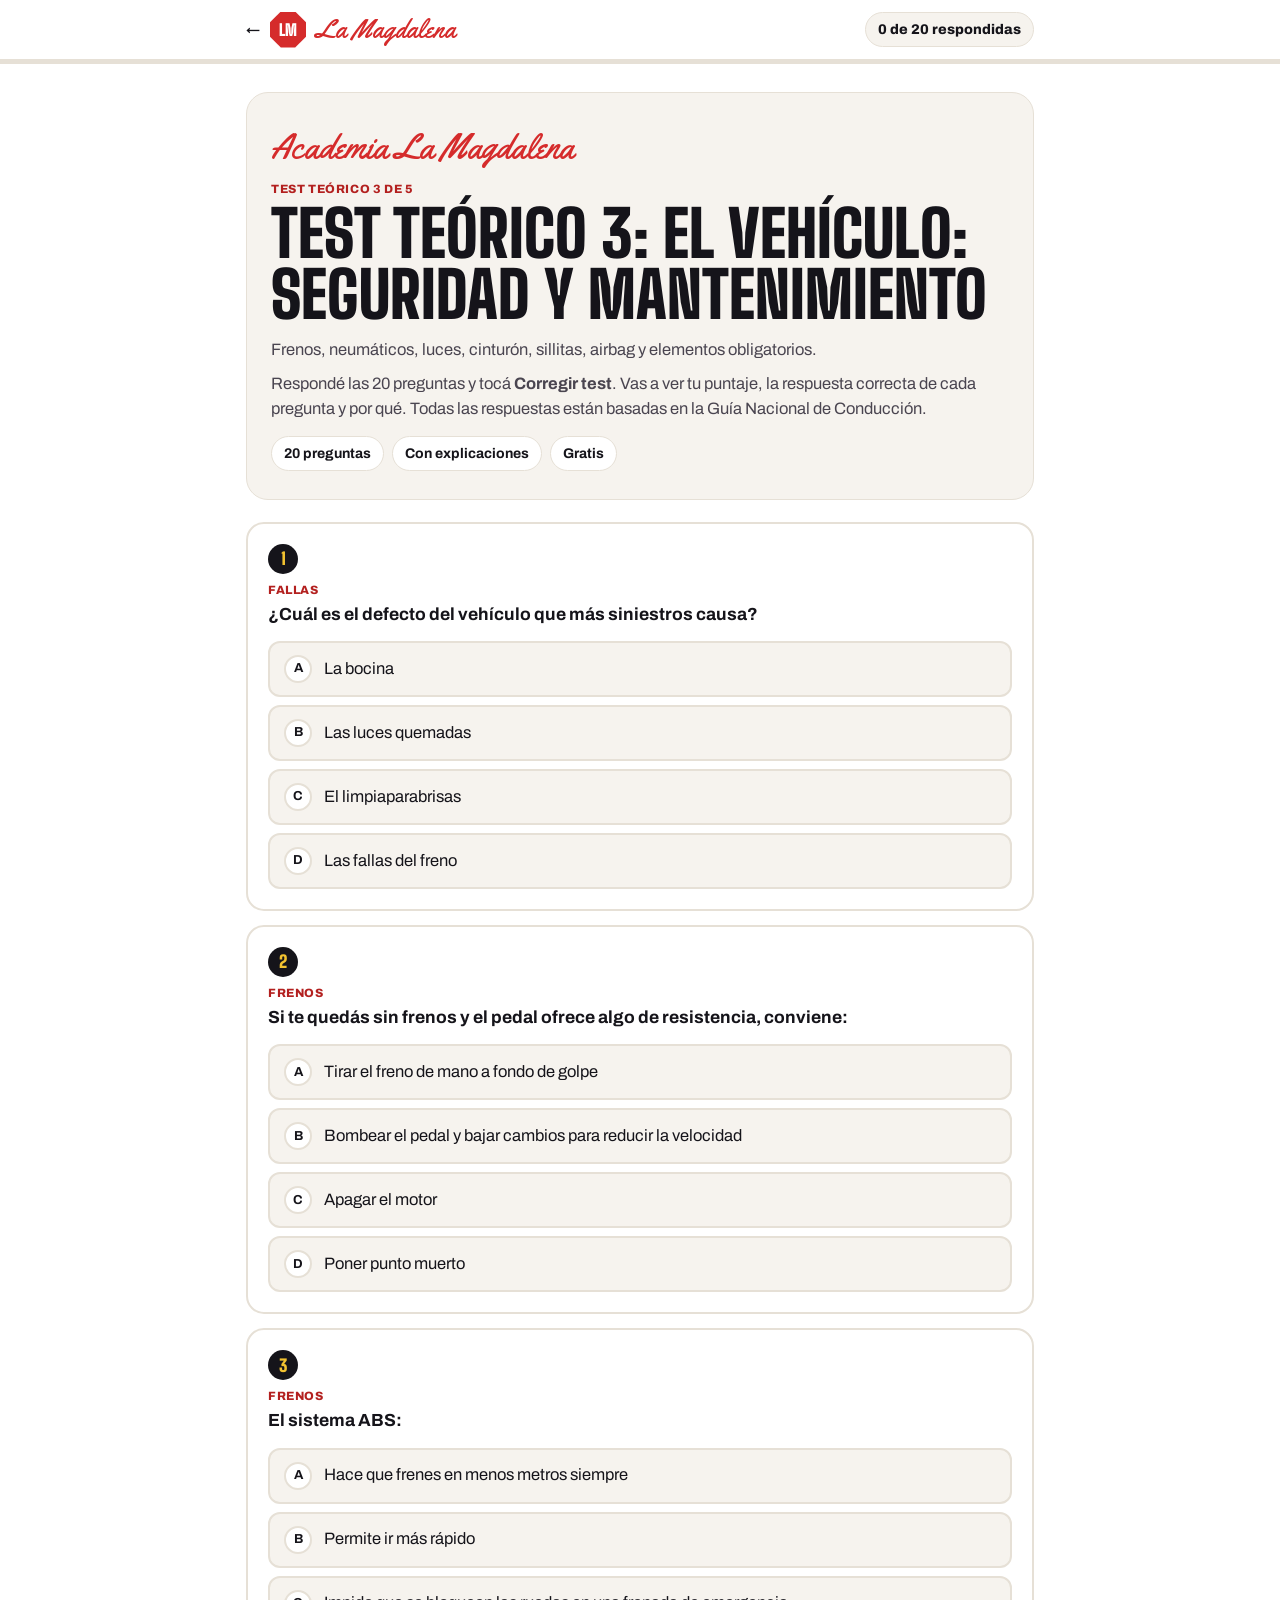
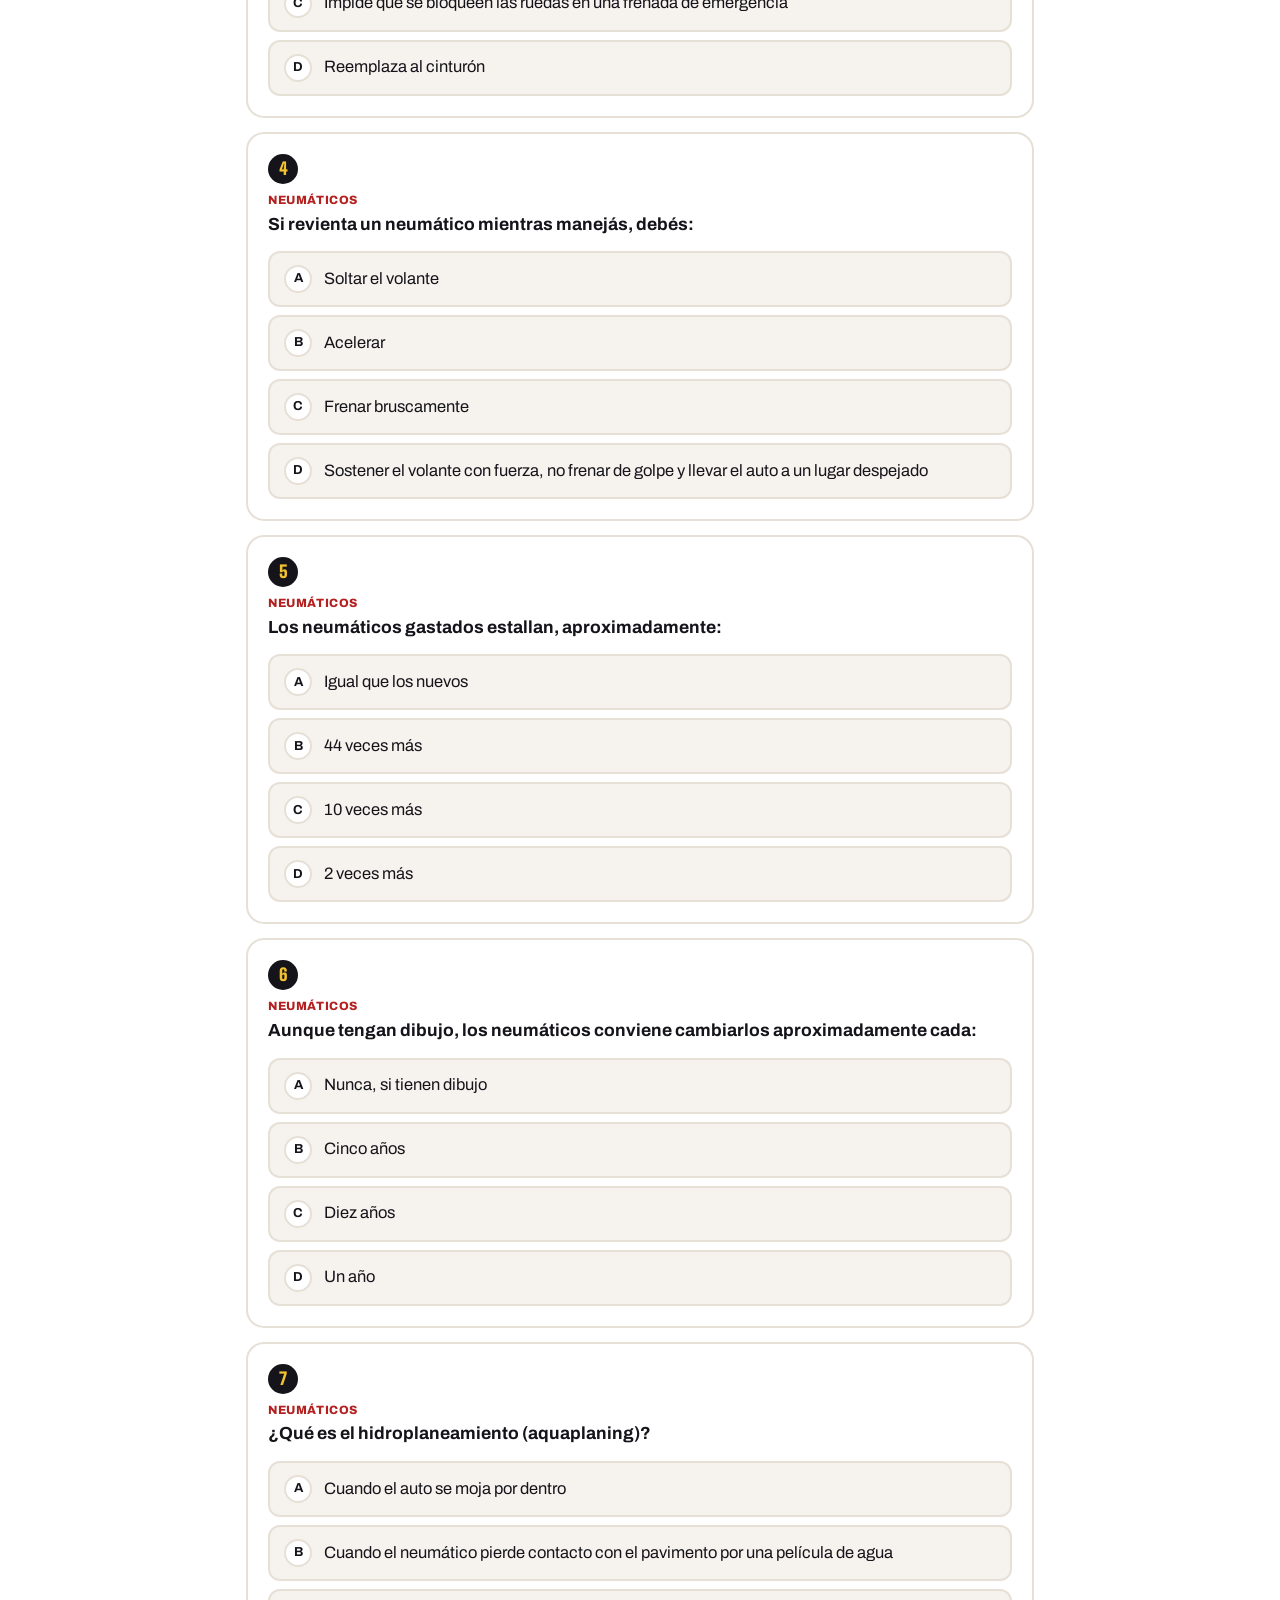
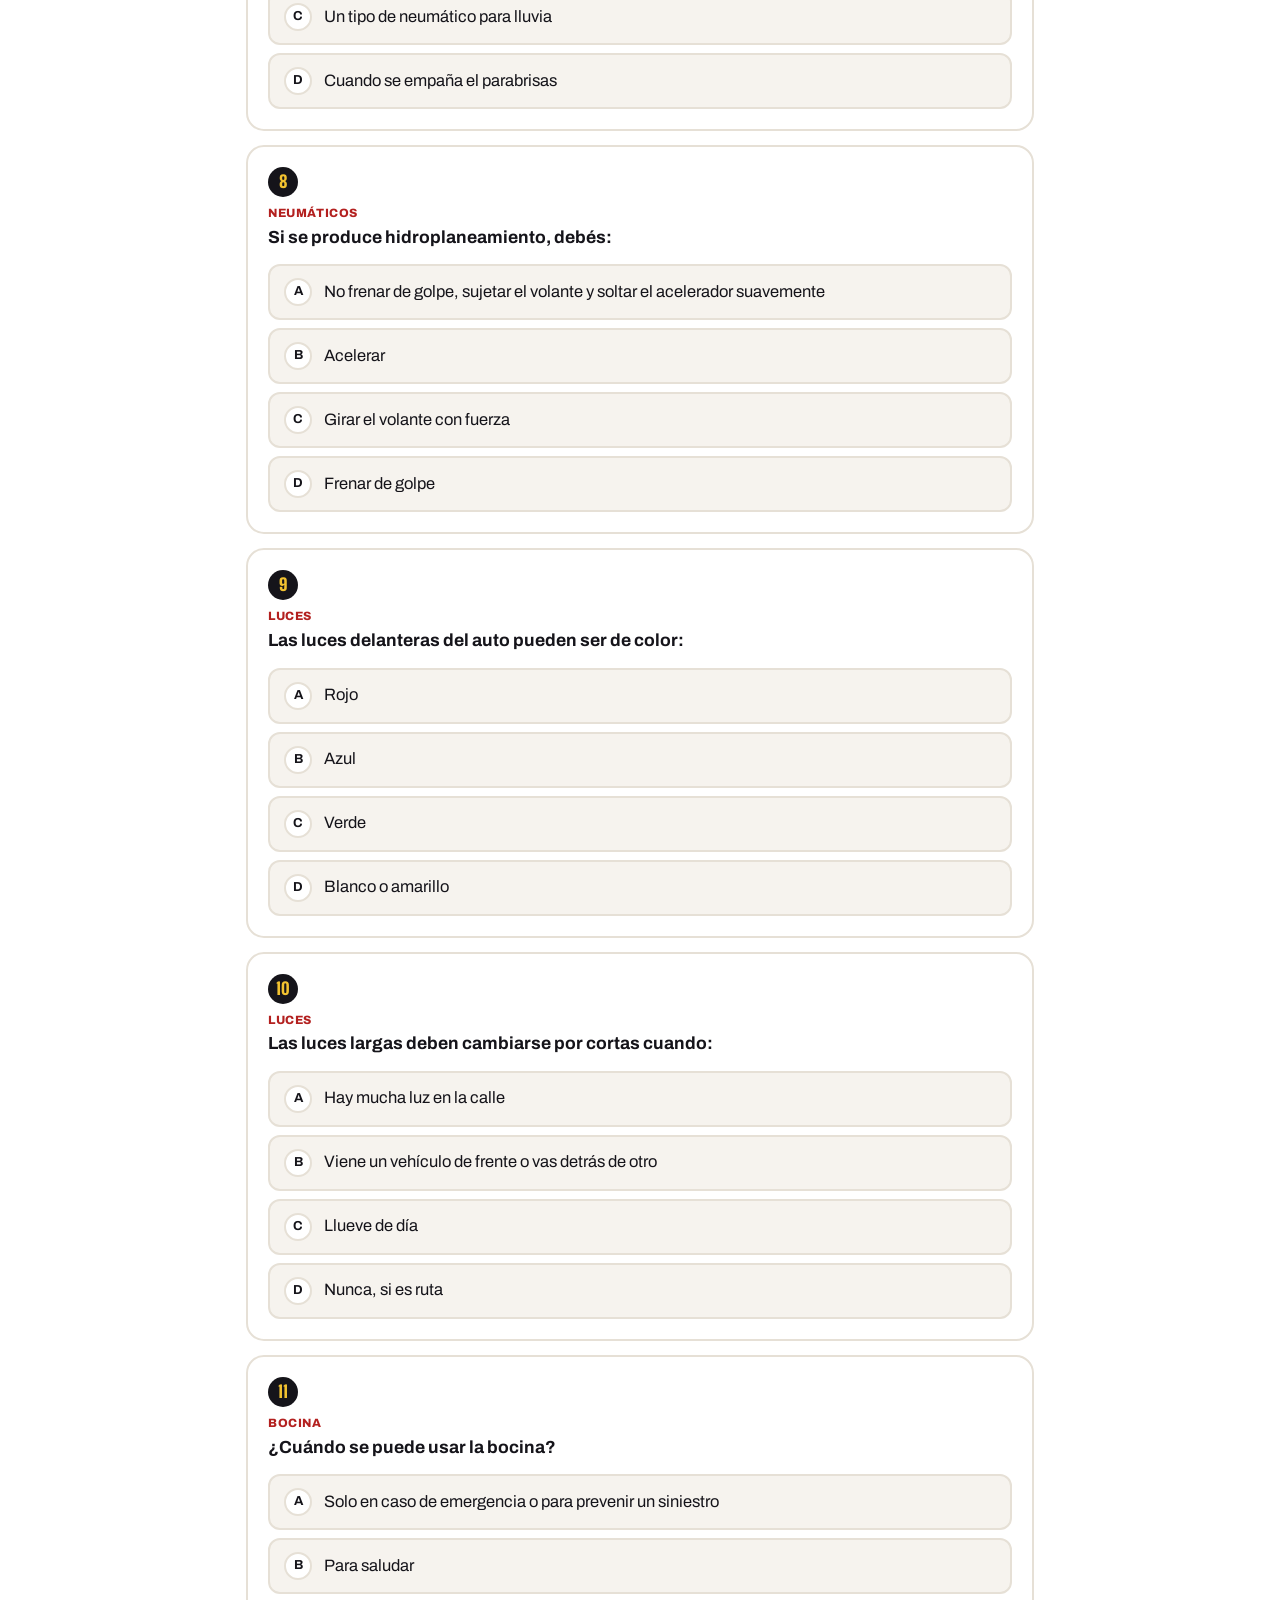
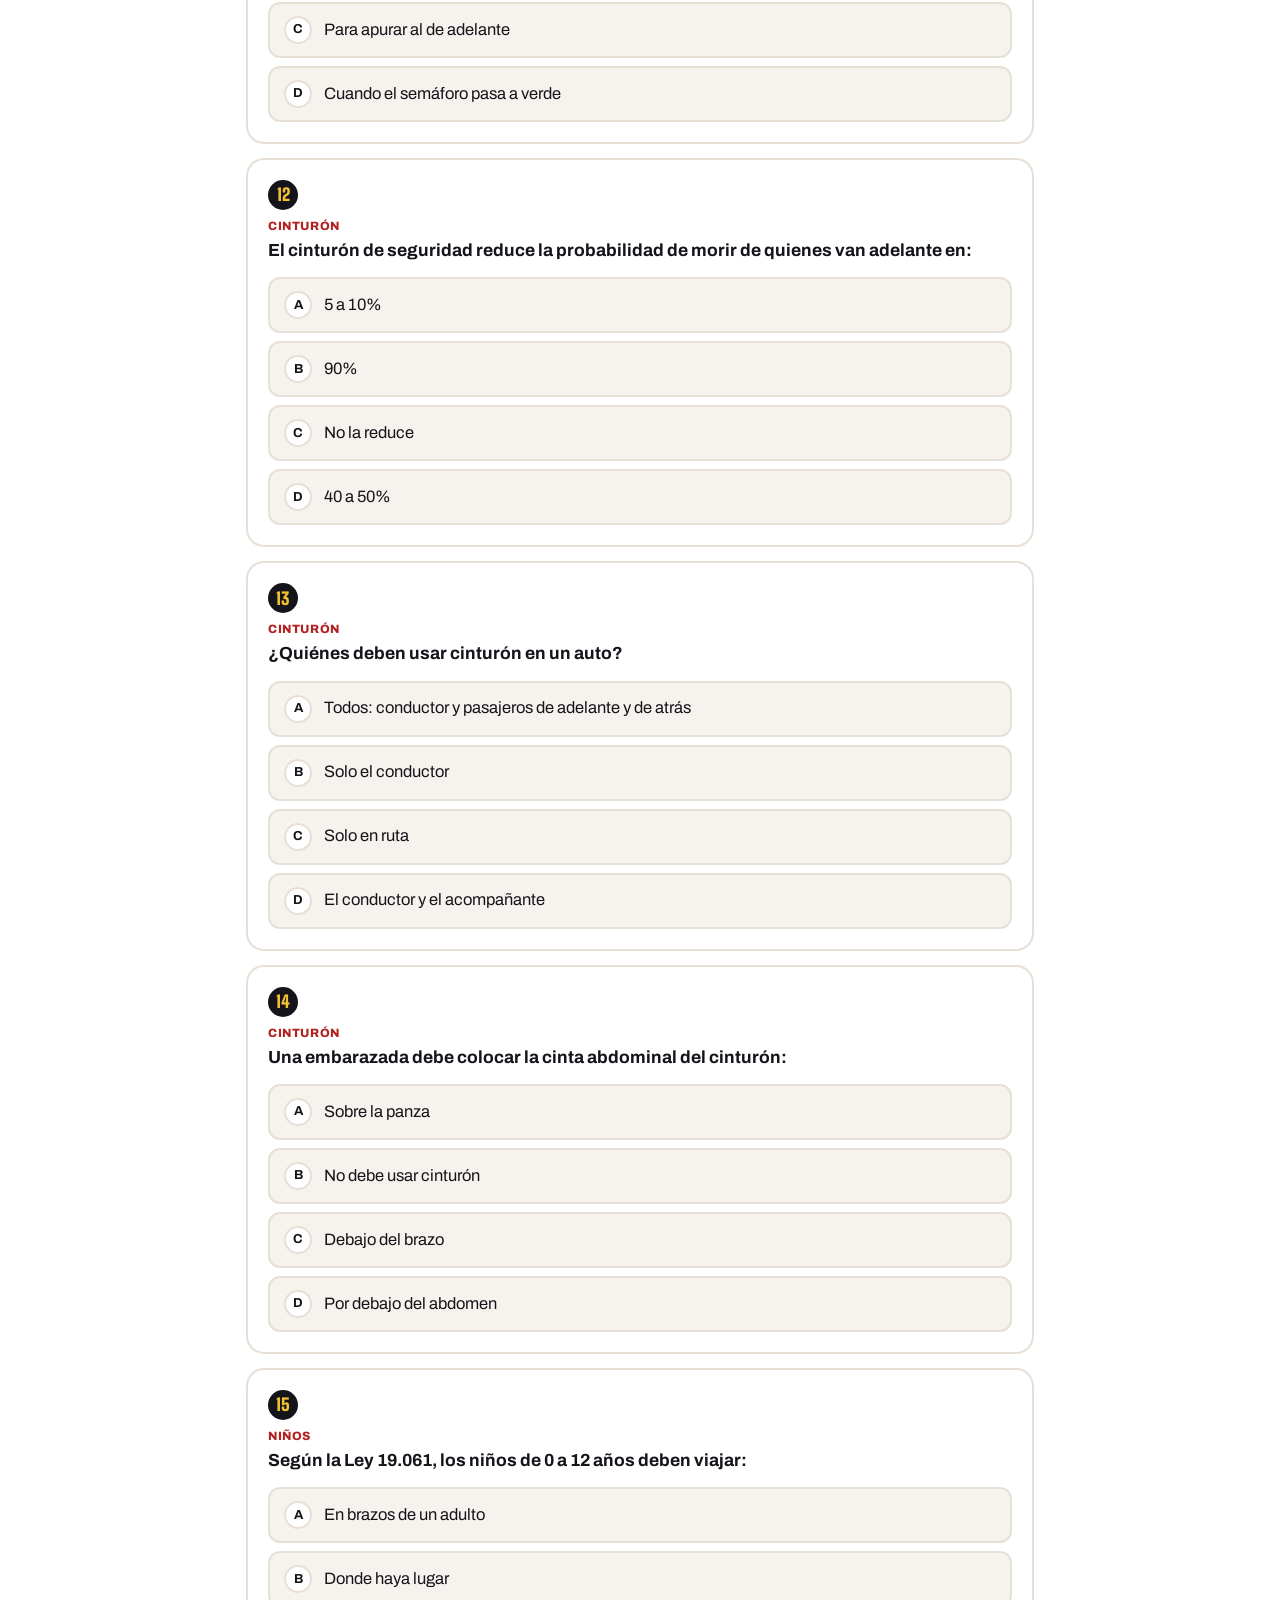
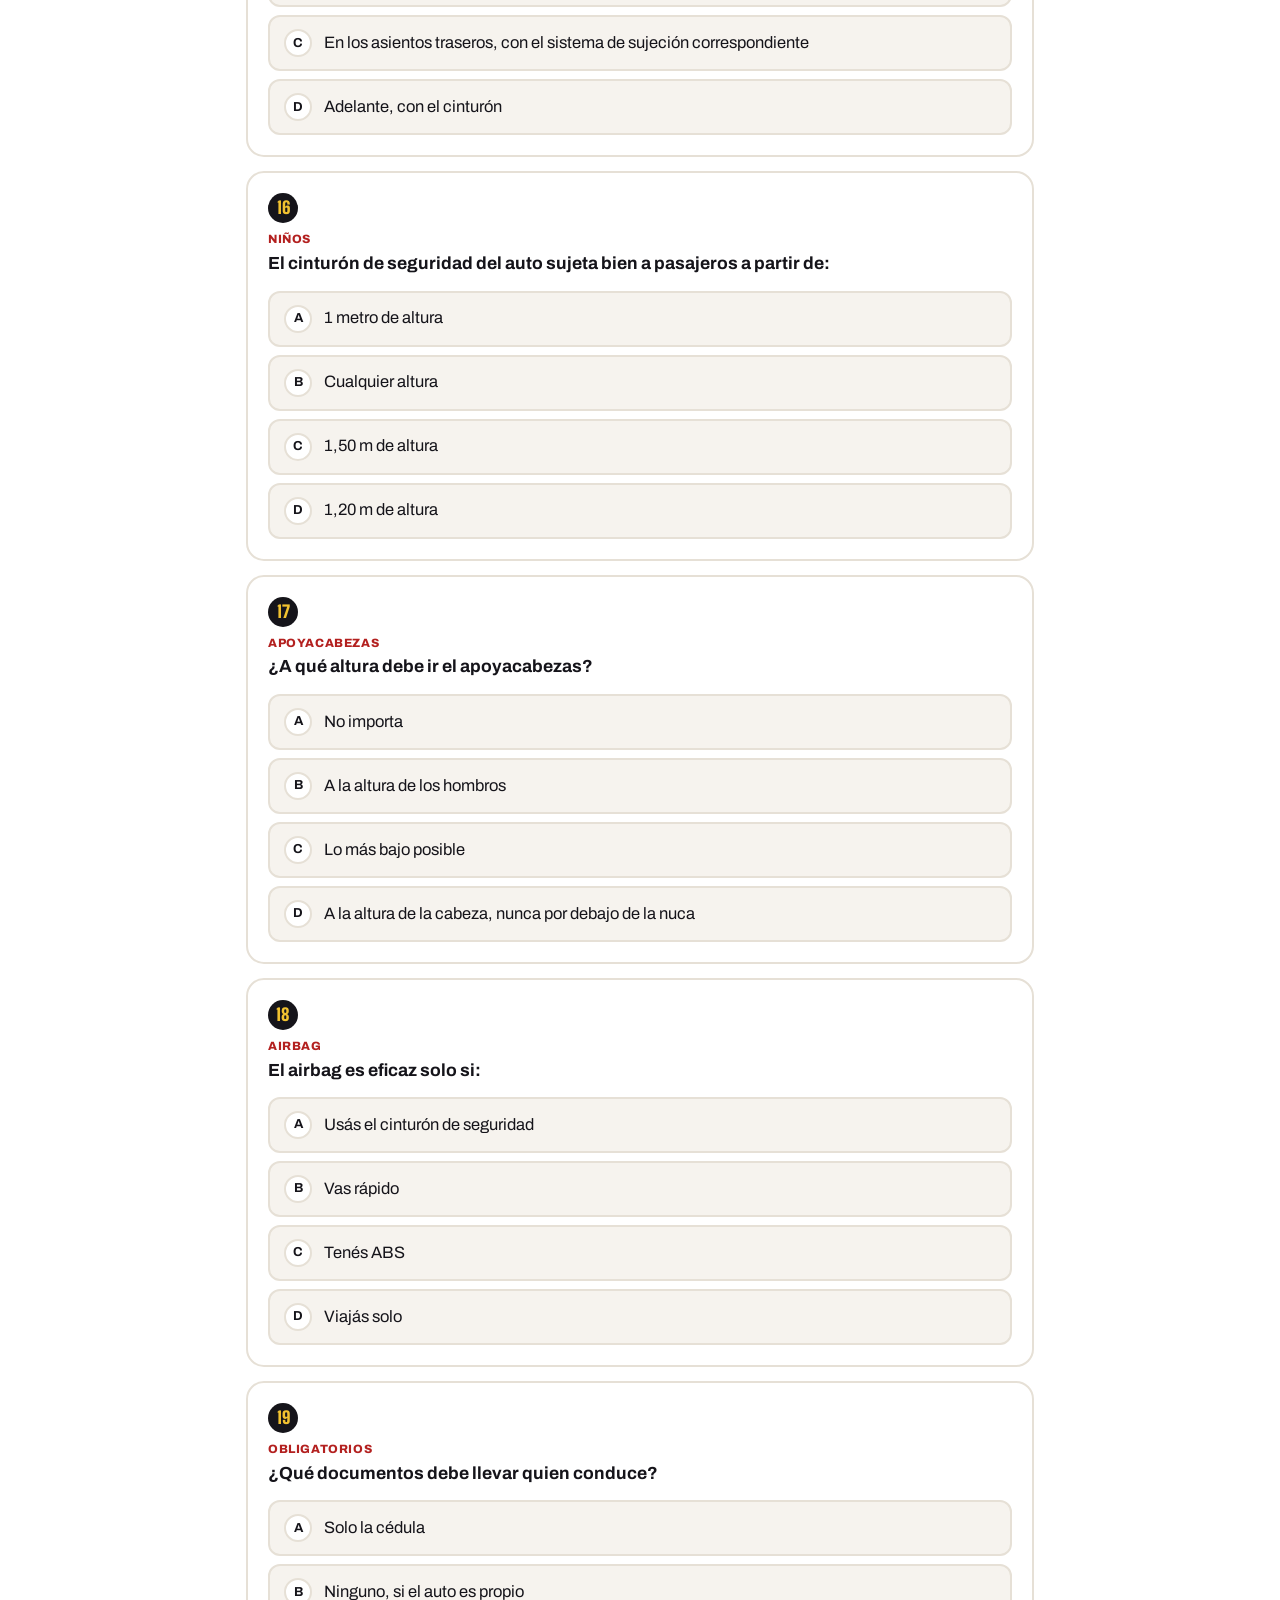
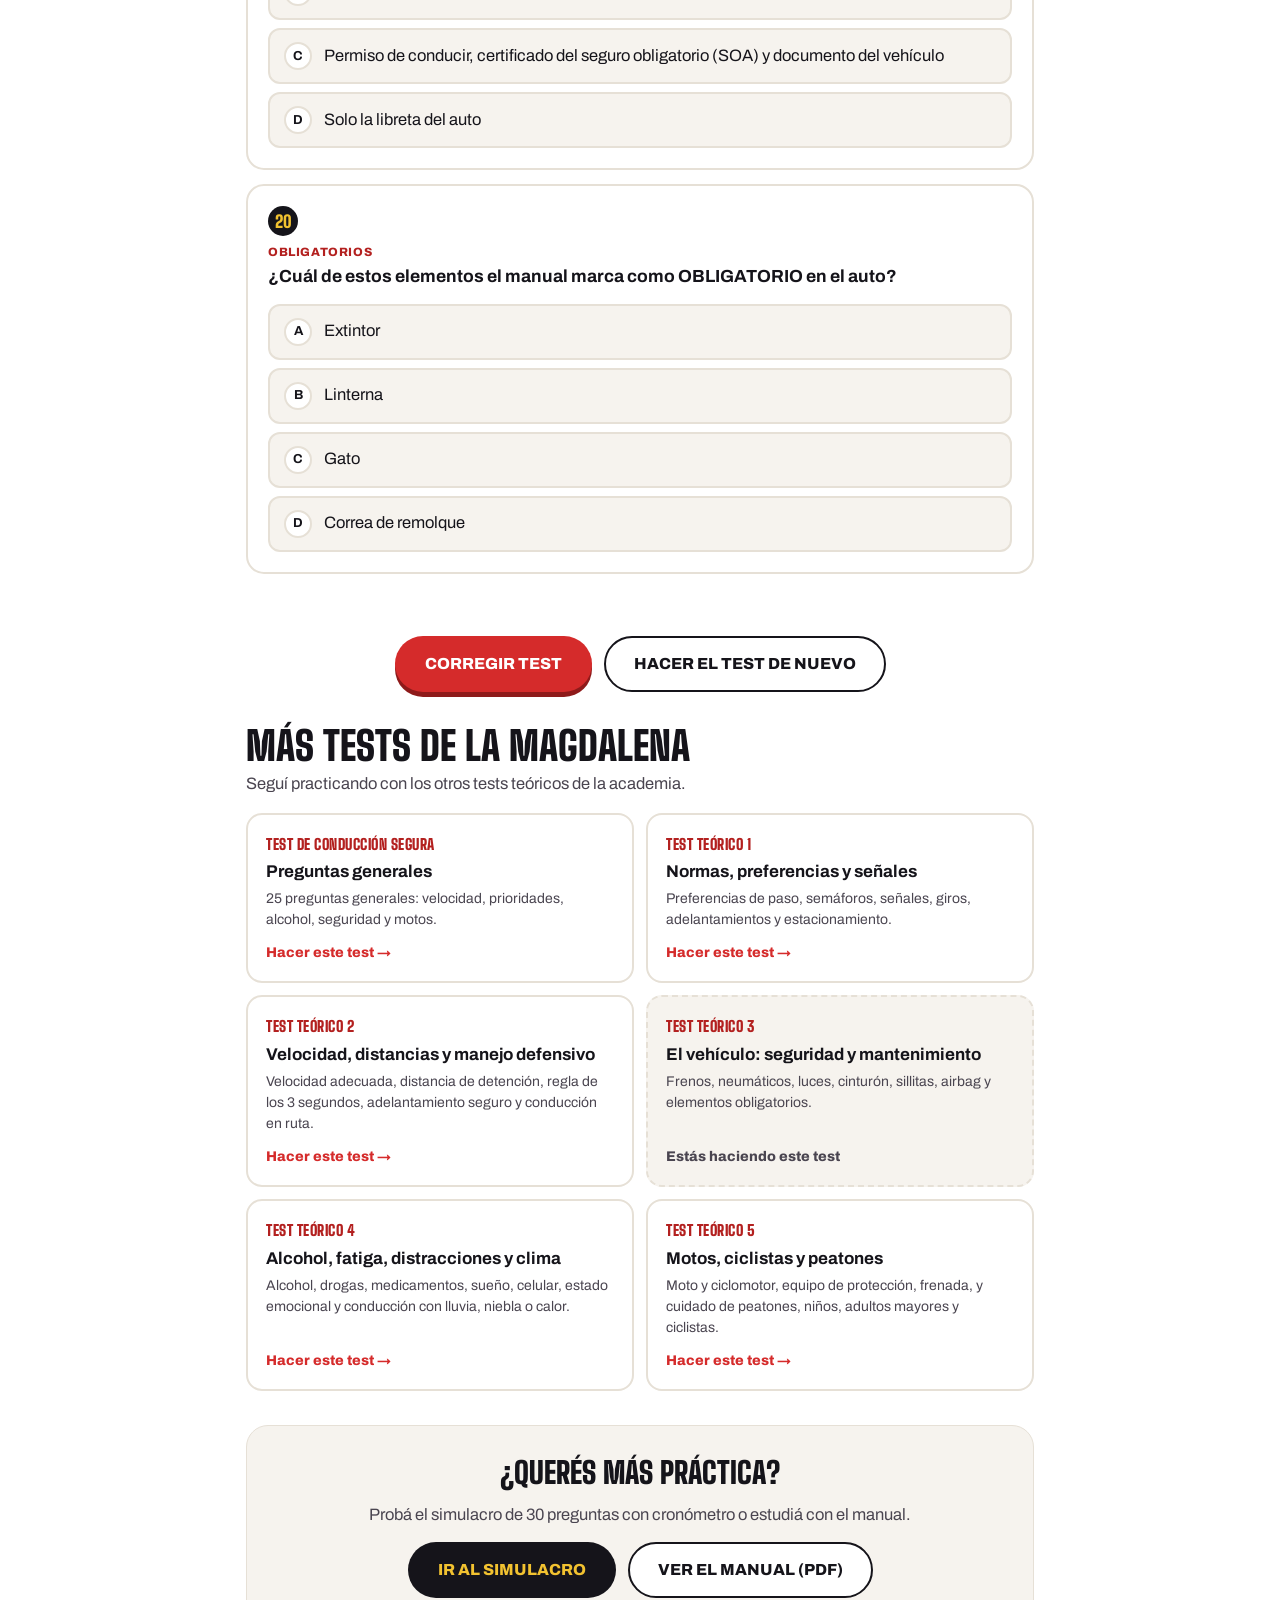
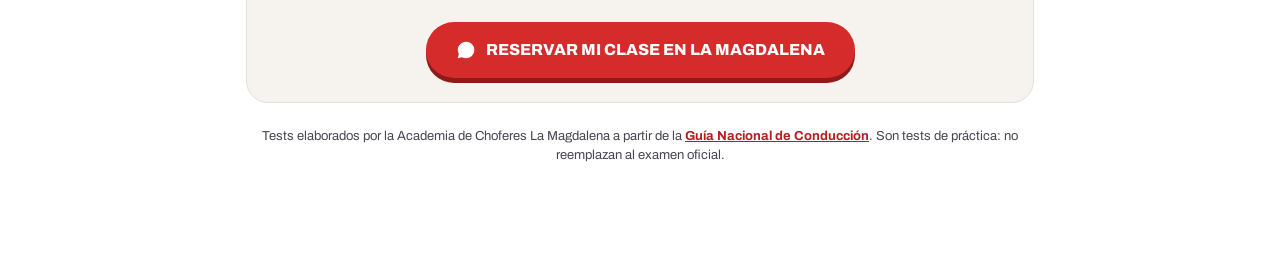
<file: test-teorico-3.html>
<!DOCTYPE html>
<html lang="es-UY">
<head>
<meta charset="UTF-8">
<meta name="viewport" content="width=device-width, initial-scale=1.0, viewport-fit=cover">
<title>Test teórico 3: El vehículo: seguridad y mantenimiento | Academia de Choferes La Magdalena</title>
<meta name="description" content="Test teórico 3: El vehículo: seguridad y mantenimiento: 20 preguntas gratis con corrección y explicaciones. Frenos, neumáticos, luces, cinturón, sillitas, airbag y elementos obligatorios. Academia de Choferes La Magdalena.">
<meta name="theme-color" content="#FFFFFF">
<link rel="canonical" href="https://academia-la-magdalena.vercel.app/test-teorico-3.html">
<meta property="og:type" content="website">
<meta property="og:locale" content="es_UY">
<meta property="og:site_name" content="Academia de Choferes La Magdalena">
<meta property="og:title" content="Test teórico 3: El vehículo: seguridad y mantenimiento | La Magdalena">
<meta property="og:description" content="20 preguntas con corrección y explicaciones. Gratis, desde tu celular.">
<meta property="og:url" content="https://academia-la-magdalena.vercel.app/test-teorico-3.html">
<meta property="og:image" content="https://academia-la-magdalena.vercel.app/assets/images/og-la-magdalena.jpg">
<meta name="twitter:card" content="summary_large_image">
<link rel="icon" type="image/png" href="assets/images/icono.png">
<link rel="preconnect" href="https://fonts.googleapis.com">
<link rel="preconnect" href="https://fonts.gstatic.com" crossorigin>
<link href="https://fonts.googleapis.com/css2?family=Big+Shoulders+Display:wght@800;900&family=Archivo:wght@400;500;600;700;800&family=Yellowtail&display=swap" rel="stylesheet">
<style>
:root{--asfalto:#15141A;--rojo:#D52B2B;--rojo-osc:#B3201F;--rojo-sombra:#8E1A1A;--amarillo:#F2C230;--fondo:#F6F3EE;--borde:#E6E0D6;--suave:#4A4550;--verde:#1a8a4f;--verde-bg:#e6f6ec;--rojo-bg:#fdeaea;
  --display:'Big Shoulders Display','Arial Narrow',Impact,sans-serif;--cuerpo:'Archivo','Helvetica Neue',Arial,sans-serif;--script:'Yellowtail',cursive;
  --octo:polygon(30% 0,70% 0,100% 30%,100% 70%,70% 100%,30% 100%,0 70%,0 30%)}
*,*::before,*::after{box-sizing:border-box}
html{scroll-behavior:smooth;scroll-padding-top:90px}
body{margin:0;background:#fff;color:var(--asfalto);font-family:var(--cuerpo);font-size:16.5px;line-height:1.5}
:focus-visible{outline:3px solid var(--rojo);outline-offset:3px}
.barra{position:sticky;top:0;z-index:10;background:rgba(255,255,255,.96);border-bottom:1px solid var(--borde);backdrop-filter:blur(8px)}
.barra-in{max-width:820px;margin:0 auto;padding:10px 16px;display:flex;align-items:center;justify-content:space-between;gap:12px}
.marca{display:flex;align-items:center;gap:10px;text-decoration:none;color:var(--asfalto);font-weight:700;font-size:14px}
.octo{width:36px;height:36px;background:var(--rojo);clip-path:var(--octo);display:flex;align-items:center;justify-content:center;font-family:var(--display);font-weight:900;color:#fff;font-size:16px}
.marca .script{font-family:var(--script);font-size:26px;color:var(--rojo);font-weight:400;white-space:nowrap}
.progreso{flex-shrink:1;min-width:0;overflow:hidden;text-overflow:ellipsis;font-weight:800;font-size:14px;background:var(--fondo);border:1px solid var(--borde);border-radius:999px;padding:6px 12px;white-space:nowrap}
.barra-prog{height:4px;background:var(--borde)}
.barra-prog i{display:block;height:100%;width:0;background:linear-gradient(90deg,var(--rojo),var(--amarillo));transition:width .3s ease}
main{max-width:820px;margin:0 auto;padding:28px 16px 80px}
.intro{background:var(--fondo);border:1px solid var(--borde);border-radius:22px;padding:28px 24px;margin-bottom:22px}
.intro .script{font-family:var(--script);font-size:34px;color:var(--rojo)}
h1{font-family:var(--display);font-weight:900;text-transform:uppercase;font-size:clamp(40px,8vw,64px);line-height:.95;margin:6px 0 12px}
.intro p{margin:0 0 10px;color:var(--suave)}
.chips{display:flex;flex-wrap:wrap;gap:8px;margin-top:14px}
.chips span{background:#fff;border:1px solid var(--borde);border-radius:999px;padding:6px 12px;font-size:14px;font-weight:700}
.preg{border:2px solid var(--borde);border-radius:18px;padding:20px;margin:0 0 14px;background:#fff;transition:border-color .2s ease,background-color .2s ease}
.preg legend{float:left;width:100%;padding:0;margin-bottom:14px;font-weight:700;font-size:17.5px;line-height:1.4}
.preg legend+*{clear:both}
.num{display:inline-flex;width:30px;height:30px;border-radius:999px;background:var(--asfalto);color:var(--amarillo);font-family:var(--display);font-weight:900;font-size:17px;align-items:center;justify-content:center;margin-right:10px;vertical-align:middle}
.cat{display:block;font-size:12px;font-weight:800;color:var(--rojo-osc);text-transform:uppercase;letter-spacing:.6px;margin:8px 0 4px}
.ops{display:flex;flex-direction:column;gap:8px}
.op{display:flex;align-items:center;gap:12px;padding:12px 14px;border:2px solid var(--borde);border-radius:12px;background:var(--fondo);cursor:pointer;transition:border-color .15s ease,background-color .15s ease;min-height:52px}
.op:hover{border-color:var(--asfalto)}
.op input{position:absolute;opacity:0;width:1px;height:1px}
.op b{width:28px;height:28px;flex:none;border-radius:999px;border:2px solid var(--borde);background:#fff;display:flex;align-items:center;justify-content:center;font-size:13px}
.op:has(input:checked){border-color:var(--rojo);background:#fff}
.op:has(input:checked) b{background:var(--rojo);border-color:var(--rojo);color:#fff}
.op:has(input:focus-visible){outline:3px solid var(--rojo);outline-offset:2px}
.corregido .op{cursor:default}
.op.ok{border-color:var(--verde)!important;background:var(--verde-bg)!important}
.op.ok b{background:var(--verde)!important;border-color:var(--verde)!important;color:#fff!important}
.op.mal{border-color:#c0262b!important;background:var(--rojo-bg)!important}
.preg.bien{border-color:var(--verde)}
.preg.error,.preg.vacia{border-color:#c0262b}
.exp{margin:14px 0 0;padding:12px 14px;border-radius:12px;background:var(--fondo);font-size:15px;color:var(--suave)}
.bien .veredicto{color:var(--verde)}.error .veredicto,.vacia .veredicto{color:#c0262b}
.btn{display:inline-flex;align-items:center;justify-content:center;gap:10px;min-height:56px;padding:0 28px;border-radius:999px;border:2px solid transparent;font:inherit;font-weight:800;font-size:16px;text-transform:uppercase;text-decoration:none;cursor:pointer;transition:transform .15s ease}
.btn:hover{transform:translateY(-2px)}
.btn-rojo{background:var(--rojo);color:#fff;box-shadow:0 5px 0 var(--rojo-sombra)}
.btn-negro{background:var(--asfalto);color:var(--amarillo)}
.btn-borde{border-color:var(--asfalto);color:var(--asfalto);background:#fff}
.acciones{display:flex;flex-wrap:wrap;gap:12px;justify-content:center;margin-top:24px}
.aviso{text-align:center;color:#c0262b;font-weight:700;min-height:24px;margin-top:12px}
.resultado{border-radius:22px;padding:28px 24px;margin-bottom:22px;text-align:center;border:3px solid var(--verde);background:var(--verde-bg)}
.resultado.bajo{border-color:#c0262b;background:var(--rojo-bg)}
.resultado .nota{font-family:var(--display);font-weight:900;font-size:72px;line-height:1}
.resultado .nota small{font-size:32px}
.resultado h2{font-family:var(--display);font-weight:900;text-transform:uppercase;font-size:32px;margin:6px 0 8px}
.resultado p{margin:0 auto 6px;max-width:520px;color:var(--suave)}
.mas{margin-top:34px;background:var(--fondo);border:1px solid var(--borde);border-radius:22px;padding:24px;text-align:center}
.mas h2{font-family:var(--display);font-weight:900;text-transform:uppercase;font-size:30px;margin:0 0 8px}
.mas p{margin:0 0 14px;color:var(--suave)}
.fuente{font-size:13px;color:var(--suave);text-align:center;margin-top:24px}
.fuente a{color:var(--rojo-osc);font-weight:700}
@media (max-width:380px){.marca>span:first-child{display:none}.marca .script{font-size:19px}.progreso{font-size:12px;padding:5px 9px}.octo{width:30px;height:30px;font-size:13px}.barra-in{gap:8px}}
@media (max-width:600px){.marca .txt{display:none}.preg{padding:16px}.btn{width:100%}.marca .script{font-size:23px}}
@media (prefers-reduced-motion:reduce){*{transition:none!important}html{scroll-behavior:auto}}
</style>
<style>
.mas-tests{margin-top:34px}
.mas-tests h2{font-family:var(--display);font-weight:900;text-transform:uppercase;font-size:clamp(30px,6vw,40px);line-height:1;margin:0 0 6px}
.mas-tests>p{margin:0 0 16px;color:var(--suave)}
.grilla-tests{display:grid;grid-template-columns:repeat(2,minmax(0,1fr));gap:12px;list-style:none;margin:0;padding:0}
.tarj-test{display:flex;flex-direction:column;gap:6px;height:100%;padding:18px;border:2px solid var(--borde);border-radius:16px;background:#fff;color:var(--asfalto);text-decoration:none;transition:border-color .15s ease,transform .15s ease}
a.tarj-test:hover{border-color:var(--rojo);transform:translateY(-2px)}
.tarj-test .n{font-family:var(--display);font-weight:900;font-size:15px;letter-spacing:.5px;text-transform:uppercase;color:var(--rojo-osc)}
.tarj-test strong{font-size:17px;line-height:1.25}
.tarj-test span.d{font-size:14px;color:var(--suave)}
.tarj-test .ir{margin-top:auto;padding-top:6px;font-weight:800;font-size:14px;color:var(--rojo)}
.tarj-test.actual{background:var(--fondo);border-style:dashed}
.tarj-test.actual .ir{color:var(--suave)}
@media (max-width:600px){.grilla-tests{grid-template-columns:minmax(0,1fr)}}
</style>
</head>
<body>
<header class="barra">
  <div class="barra-in">
    <a href="index.html#teorico" class="marca" aria-label="Volver a la Academia de Choferes La Magdalena"><span aria-hidden="true">←</span><span class="octo" aria-hidden="true">LM</span><span class="script">La Magdalena</span></a>
    <span class="progreso" id="progreso" aria-live="polite">0 de 20 respondidas</span>
  </div>
  <div class="barra-prog" aria-hidden="true"><i id="barra"></i></div>
</header>
<main>
  <section class="intro">
    <span class="script">Academia La Magdalena</span>
    <span class="cat" style="margin-top:8px">Test teórico 3 de 5</span>
    <h1>Test teórico 3: El vehículo: seguridad y mantenimiento</h1>
    <p>Frenos, neumáticos, luces, cinturón, sillitas, airbag y elementos obligatorios.</p>
    <p>Respondé las 20 preguntas y tocá <strong>Corregir test</strong>. Vas a ver tu puntaje, la respuesta correcta de cada pregunta y por qué. Todas las respuestas están basadas en la Guía Nacional de Conducción.</p>
    <div class="chips"><span>20 preguntas</span><span>Con explicaciones</span><span>Gratis</span></div>
  </section>

  <div id="resultado" hidden></div>

  <form id="test" novalidate>
      <fieldset class="preg" id="p0" data-r="3">
        <legend><span class="num">1</span><span class="cat">Fallas</span>¿Cuál es el defecto del vehículo que más siniestros causa?</legend>
        <div class="ops">
          <label class="op"><input type="radio" name="p0" value="0"><b>A</b><span>La bocina</span></label>
          <label class="op"><input type="radio" name="p0" value="1"><b>B</b><span>Las luces quemadas</span></label>
          <label class="op"><input type="radio" name="p0" value="2"><b>C</b><span>El limpiaparabrisas</span></label>
          <label class="op"><input type="radio" name="p0" value="3"><b>D</b><span>Las fallas del freno</span></label>
        </div>
        <p class="exp" hidden><strong class="veredicto"></strong> Entre los defectos del auto que causan siniestros, el más frecuente son las fallas del freno.</p>
      </fieldset>
      <fieldset class="preg" id="p1" data-r="1">
        <legend><span class="num">2</span><span class="cat">Frenos</span>Si te quedás sin frenos y el pedal ofrece algo de resistencia, conviene:</legend>
        <div class="ops">
          <label class="op"><input type="radio" name="p1" value="0"><b>A</b><span>Tirar el freno de mano a fondo de golpe</span></label>
          <label class="op"><input type="radio" name="p1" value="1"><b>B</b><span>Bombear el pedal y bajar cambios para reducir la velocidad</span></label>
          <label class="op"><input type="radio" name="p1" value="2"><b>C</b><span>Apagar el motor</span></label>
          <label class="op"><input type="radio" name="p1" value="3"><b>D</b><span>Poner punto muerto</span></label>
        </div>
        <p class="exp" hidden><strong class="veredicto"></strong> Si el pedal ofrece algo de resistencia, bombearlo puede dar algo de presión. Para frenar, bajar cambios sacando el pie del embrague.</p>
      </fieldset>
      <fieldset class="preg" id="p2" data-r="2">
        <legend><span class="num">3</span><span class="cat">Frenos</span>El sistema ABS:</legend>
        <div class="ops">
          <label class="op"><input type="radio" name="p2" value="0"><b>A</b><span>Hace que frenes en menos metros siempre</span></label>
          <label class="op"><input type="radio" name="p2" value="1"><b>B</b><span>Permite ir más rápido</span></label>
          <label class="op"><input type="radio" name="p2" value="2"><b>C</b><span>Impide que se bloqueen las ruedas en una frenada de emergencia</span></label>
          <label class="op"><input type="radio" name="p2" value="3"><b>D</b><span>Reemplaza al cinturón</span></label>
        </div>
        <p class="exp" hidden><strong class="veredicto"></strong> El ABS impide el bloqueo de las ruedas en una frenada de emergencia. No hay que confiar en él para aumentar la velocidad.</p>
      </fieldset>
      <fieldset class="preg" id="p3" data-r="3">
        <legend><span class="num">4</span><span class="cat">Neumáticos</span>Si revienta un neumático mientras manejás, debés:</legend>
        <div class="ops">
          <label class="op"><input type="radio" name="p3" value="0"><b>A</b><span>Soltar el volante</span></label>
          <label class="op"><input type="radio" name="p3" value="1"><b>B</b><span>Acelerar</span></label>
          <label class="op"><input type="radio" name="p3" value="2"><b>C</b><span>Frenar bruscamente</span></label>
          <label class="op"><input type="radio" name="p3" value="3"><b>D</b><span>Sostener el volante con fuerza, no frenar de golpe y llevar el auto a un lugar despejado</span></label>
        </div>
        <p class="exp" hidden><strong class="veredicto"></strong> Hay que sostener con fuerza el volante y no frenar bruscamente: frenar tan suave como sea posible y dirigirse a un lugar despejado.</p>
      </fieldset>
      <fieldset class="preg" id="p4" data-r="1">
        <legend><span class="num">5</span><span class="cat">Neumáticos</span>Los neumáticos gastados estallan, aproximadamente:</legend>
        <div class="ops">
          <label class="op"><input type="radio" name="p4" value="0"><b>A</b><span>Igual que los nuevos</span></label>
          <label class="op"><input type="radio" name="p4" value="1"><b>B</b><span>44 veces más</span></label>
          <label class="op"><input type="radio" name="p4" value="2"><b>C</b><span>10 veces más</span></label>
          <label class="op"><input type="radio" name="p4" value="3"><b>D</b><span>2 veces más</span></label>
        </div>
        <p class="exp" hidden><strong class="veredicto"></strong> Los neumáticos gastados estallan 44 veces más que los que están en buenas condiciones.</p>
      </fieldset>
      <fieldset class="preg" id="p5" data-r="1">
        <legend><span class="num">6</span><span class="cat">Neumáticos</span>Aunque tengan dibujo, los neumáticos conviene cambiarlos aproximadamente cada:</legend>
        <div class="ops">
          <label class="op"><input type="radio" name="p5" value="0"><b>A</b><span>Nunca, si tienen dibujo</span></label>
          <label class="op"><input type="radio" name="p5" value="1"><b>B</b><span>Cinco años</span></label>
          <label class="op"><input type="radio" name="p5" value="2"><b>C</b><span>Diez años</span></label>
          <label class="op"><input type="radio" name="p5" value="3"><b>D</b><span>Un año</span></label>
        </div>
        <p class="exp" hidden><strong class="veredicto"></strong> Aunque mantengan el dibujo, es necesario cambiarlos aproximadamente cada cinco años porque pierden sus propiedades.</p>
      </fieldset>
      <fieldset class="preg" id="p6" data-r="1">
        <legend><span class="num">7</span><span class="cat">Neumáticos</span>¿Qué es el hidroplaneamiento (aquaplaning)?</legend>
        <div class="ops">
          <label class="op"><input type="radio" name="p6" value="0"><b>A</b><span>Cuando el auto se moja por dentro</span></label>
          <label class="op"><input type="radio" name="p6" value="1"><b>B</b><span>Cuando el neumático pierde contacto con el pavimento por una película de agua</span></label>
          <label class="op"><input type="radio" name="p6" value="2"><b>C</b><span>Un tipo de neumático para lluvia</span></label>
          <label class="op"><input type="radio" name="p6" value="3"><b>D</b><span>Cuando se empaña el parabrisas</span></label>
        </div>
        <p class="exp" hidden><strong class="veredicto"></strong> Se produce cuando el dibujo del neumático no puede desalojar el agua y se forma una película entre el neumático y el pavimento.</p>
      </fieldset>
      <fieldset class="preg" id="p7" data-r="0">
        <legend><span class="num">8</span><span class="cat">Neumáticos</span>Si se produce hidroplaneamiento, debés:</legend>
        <div class="ops">
          <label class="op"><input type="radio" name="p7" value="0"><b>A</b><span>No frenar de golpe, sujetar el volante y soltar el acelerador suavemente</span></label>
          <label class="op"><input type="radio" name="p7" value="1"><b>B</b><span>Acelerar</span></label>
          <label class="op"><input type="radio" name="p7" value="2"><b>C</b><span>Girar el volante con fuerza</span></label>
          <label class="op"><input type="radio" name="p7" value="3"><b>D</b><span>Frenar de golpe</span></label>
        </div>
        <p class="exp" hidden><strong class="veredicto"></strong> Hay que mantener la calma, no frenar de golpe, sujetar el volante firme sin girarlo y soltar el acelerador suavemente.</p>
      </fieldset>
      <fieldset class="preg" id="p8" data-r="3">
        <legend><span class="num">9</span><span class="cat">Luces</span>Las luces delanteras del auto pueden ser de color:</legend>
        <div class="ops">
          <label class="op"><input type="radio" name="p8" value="0"><b>A</b><span>Rojo</span></label>
          <label class="op"><input type="radio" name="p8" value="1"><b>B</b><span>Azul</span></label>
          <label class="op"><input type="radio" name="p8" value="2"><b>C</b><span>Verde</span></label>
          <label class="op"><input type="radio" name="p8" value="3"><b>D</b><span>Blanco o amarillo</span></label>
        </div>
        <p class="exp" hidden><strong class="veredicto"></strong> Los faros delanteros y las luces de posición delanteras deben ser blancas o amarillas.</p>
      </fieldset>
      <fieldset class="preg" id="p9" data-r="1">
        <legend><span class="num">10</span><span class="cat">Luces</span>Las luces largas deben cambiarse por cortas cuando:</legend>
        <div class="ops">
          <label class="op"><input type="radio" name="p9" value="0"><b>A</b><span>Hay mucha luz en la calle</span></label>
          <label class="op"><input type="radio" name="p9" value="1"><b>B</b><span>Viene un vehículo de frente o vas detrás de otro</span></label>
          <label class="op"><input type="radio" name="p9" value="2"><b>C</b><span>Llueve de día</span></label>
          <label class="op"><input type="radio" name="p9" value="3"><b>D</b><span>Nunca, si es ruta</span></label>
        </div>
        <p class="exp" hidden><strong class="veredicto"></strong> Las luces largas deben sustituirse por las cortas cuando se aproxima un vehículo de frente o cuando vas detrás de otro, para no encandilar.</p>
      </fieldset>
      <fieldset class="preg" id="p10" data-r="0">
        <legend><span class="num">11</span><span class="cat">Bocina</span>¿Cuándo se puede usar la bocina?</legend>
        <div class="ops">
          <label class="op"><input type="radio" name="p10" value="0"><b>A</b><span>Solo en caso de emergencia o para prevenir un siniestro</span></label>
          <label class="op"><input type="radio" name="p10" value="1"><b>B</b><span>Para saludar</span></label>
          <label class="op"><input type="radio" name="p10" value="2"><b>C</b><span>Para apurar al de adelante</span></label>
          <label class="op"><input type="radio" name="p10" value="3"><b>D</b><span>Cuando el semáforo pasa a verde</span></label>
        </div>
        <p class="exp" hidden><strong class="veredicto"></strong> La bocina se usa solo en caso de emergencia o para prevenir un siniestro; en cualquier otra circunstancia está prohibida.</p>
      </fieldset>
      <fieldset class="preg" id="p11" data-r="3">
        <legend><span class="num">12</span><span class="cat">Cinturón</span>El cinturón de seguridad reduce la probabilidad de morir de quienes van adelante en:</legend>
        <div class="ops">
          <label class="op"><input type="radio" name="p11" value="0"><b>A</b><span>5 a 10%</span></label>
          <label class="op"><input type="radio" name="p11" value="1"><b>B</b><span>90%</span></label>
          <label class="op"><input type="radio" name="p11" value="2"><b>C</b><span>No la reduce</span></label>
          <label class="op"><input type="radio" name="p11" value="3"><b>D</b><span>40 a 50%</span></label>
        </div>
        <p class="exp" hidden><strong class="veredicto"></strong> Su uso reduce la probabilidad de morir en un 40 a 50% para quienes viajan adelante, y cerca de un 25% para quienes van atrás.</p>
      </fieldset>
      <fieldset class="preg" id="p12" data-r="0">
        <legend><span class="num">13</span><span class="cat">Cinturón</span>¿Quiénes deben usar cinturón en un auto?</legend>
        <div class="ops">
          <label class="op"><input type="radio" name="p12" value="0"><b>A</b><span>Todos: conductor y pasajeros de adelante y de atrás</span></label>
          <label class="op"><input type="radio" name="p12" value="1"><b>B</b><span>Solo el conductor</span></label>
          <label class="op"><input type="radio" name="p12" value="2"><b>C</b><span>Solo en ruta</span></label>
          <label class="op"><input type="radio" name="p12" value="3"><b>D</b><span>El conductor y el acompañante</span></label>
        </div>
        <p class="exp" hidden><strong class="veredicto"></strong> Es obligatorio en vías urbanas e interurbanas, para el conductor y los pasajeros de los asientos delanteros y traseros de autos y camionetas (Ley 18.191, art. 31).</p>
      </fieldset>
      <fieldset class="preg" id="p13" data-r="3">
        <legend><span class="num">14</span><span class="cat">Cinturón</span>Una embarazada debe colocar la cinta abdominal del cinturón:</legend>
        <div class="ops">
          <label class="op"><input type="radio" name="p13" value="0"><b>A</b><span>Sobre la panza</span></label>
          <label class="op"><input type="radio" name="p13" value="1"><b>B</b><span>No debe usar cinturón</span></label>
          <label class="op"><input type="radio" name="p13" value="2"><b>C</b><span>Debajo del brazo</span></label>
          <label class="op"><input type="radio" name="p13" value="3"><b>D</b><span>Por debajo del abdomen</span></label>
        </div>
        <p class="exp" hidden><strong class="veredicto"></strong> La cinta abdominal va debajo del abdomen y la transversal entre los senos, hacia un costado. Nunca por debajo del brazo.</p>
      </fieldset>
      <fieldset class="preg" id="p14" data-r="2">
        <legend><span class="num">15</span><span class="cat">Niños</span>Según la Ley 19.061, los niños de 0 a 12 años deben viajar:</legend>
        <div class="ops">
          <label class="op"><input type="radio" name="p14" value="0"><b>A</b><span>En brazos de un adulto</span></label>
          <label class="op"><input type="radio" name="p14" value="1"><b>B</b><span>Donde haya lugar</span></label>
          <label class="op"><input type="radio" name="p14" value="2"><b>C</b><span>En los asientos traseros, con el sistema de sujeción correspondiente</span></label>
          <label class="op"><input type="radio" name="p14" value="3"><b>D</b><span>Adelante, con el cinturón</span></label>
        </div>
        <p class="exp" hidden><strong class="veredicto"></strong> Los niños de 0 a 12 años deben viajar en los asientos traseros con los sistemas de sujeción reglamentarios.</p>
      </fieldset>
      <fieldset class="preg" id="p15" data-r="2">
        <legend><span class="num">16</span><span class="cat">Niños</span>El cinturón de seguridad del auto sujeta bien a pasajeros a partir de:</legend>
        <div class="ops">
          <label class="op"><input type="radio" name="p15" value="0"><b>A</b><span>1 metro de altura</span></label>
          <label class="op"><input type="radio" name="p15" value="1"><b>B</b><span>Cualquier altura</span></label>
          <label class="op"><input type="radio" name="p15" value="2"><b>C</b><span>1,50 m de altura</span></label>
          <label class="op"><input type="radio" name="p15" value="3"><b>D</b><span>1,20 m de altura</span></label>
        </div>
        <p class="exp" hidden><strong class="veredicto"></strong> Los cinturones están diseñados para personas de al menos 1,50 m de altura; por eso los niños necesitan un SRI o booster.</p>
      </fieldset>
      <fieldset class="preg" id="p16" data-r="3">
        <legend><span class="num">17</span><span class="cat">Apoyacabezas</span>¿A qué altura debe ir el apoyacabezas?</legend>
        <div class="ops">
          <label class="op"><input type="radio" name="p16" value="0"><b>A</b><span>No importa</span></label>
          <label class="op"><input type="radio" name="p16" value="1"><b>B</b><span>A la altura de los hombros</span></label>
          <label class="op"><input type="radio" name="p16" value="2"><b>C</b><span>Lo más bajo posible</span></label>
          <label class="op"><input type="radio" name="p16" value="3"><b>D</b><span>A la altura de la cabeza, nunca por debajo de la nuca</span></label>
        </div>
        <p class="exp" hidden><strong class="veredicto"></strong> Debe colocarse a la misma altura que la cabeza, nunca por debajo de la nuca, para evitar lesiones cervicales por el efecto látigo.</p>
      </fieldset>
      <fieldset class="preg" id="p17" data-r="0">
        <legend><span class="num">18</span><span class="cat">Airbag</span>El airbag es eficaz solo si:</legend>
        <div class="ops">
          <label class="op"><input type="radio" name="p17" value="0"><b>A</b><span>Usás el cinturón de seguridad</span></label>
          <label class="op"><input type="radio" name="p17" value="1"><b>B</b><span>Vas rápido</span></label>
          <label class="op"><input type="radio" name="p17" value="2"><b>C</b><span>Tenés ABS</span></label>
          <label class="op"><input type="radio" name="p17" value="3"><b>D</b><span>Viajás solo</span></label>
        </div>
        <p class="exp" hidden><strong class="veredicto"></strong> El airbag es eficaz solo si se usa el cinturón. Conviene sentarse a unos 25-30 cm del volante para no ser golpeado cuando se infla.</p>
      </fieldset>
      <fieldset class="preg" id="p18" data-r="2">
        <legend><span class="num">19</span><span class="cat">Obligatorios</span>¿Qué documentos debe llevar quien conduce?</legend>
        <div class="ops">
          <label class="op"><input type="radio" name="p18" value="0"><b>A</b><span>Solo la cédula</span></label>
          <label class="op"><input type="radio" name="p18" value="1"><b>B</b><span>Ninguno, si el auto es propio</span></label>
          <label class="op"><input type="radio" name="p18" value="2"><b>C</b><span>Permiso de conducir, certificado del seguro obligatorio (SOA) y documento del vehículo</span></label>
          <label class="op"><input type="radio" name="p18" value="3"><b>D</b><span>Solo la libreta del auto</span></label>
        </div>
        <p class="exp" hidden><strong class="veredicto"></strong> Todo conductor debe llevar su permiso de conducir, el certificado del Seguro Obligatorio (SOA) y el documento de identificación del vehículo.</p>
      </fieldset>
      <fieldset class="preg" id="p19" data-r="0">
        <legend><span class="num">20</span><span class="cat">Obligatorios</span>¿Cuál de estos elementos el manual marca como OBLIGATORIO en el auto?</legend>
        <div class="ops">
          <label class="op"><input type="radio" name="p19" value="0"><b>A</b><span>Extintor</span></label>
          <label class="op"><input type="radio" name="p19" value="1"><b>B</b><span>Linterna</span></label>
          <label class="op"><input type="radio" name="p19" value="2"><b>C</b><span>Gato</span></label>
          <label class="op"><input type="radio" name="p19" value="3"><b>D</b><span>Correa de remolque</span></label>
        </div>
        <p class="exp" hidden><strong class="veredicto"></strong> Son obligatorios las balizas o triángulos, el extintor, el botiquín de primeros auxilios y el neumático auxiliar.</p>
      </fieldset>
    <p class="aviso" id="aviso" aria-live="polite"></p>
    <div class="acciones">
      <button type="submit" class="btn btn-rojo" id="btn-corregir">Corregir test</button>
      <button type="button" class="btn btn-borde" id="btn-reiniciar" hidden>Hacer el test de nuevo</button>
    </div>
  </form>

  <section class="mas-tests" aria-labelledby="mas-tests-t">
    <h2 id="mas-tests-t">Más tests de La Magdalena</h2>
    <p>Seguí practicando con los otros tests teóricos de la academia.</p>
    <ul class="grilla-tests">
        <li><a class="tarj-test" href="test-conduccion-segura.html"><span class="n">Test de conducción segura</span><strong>Preguntas generales</strong><span class="d">25 preguntas generales: velocidad, prioridades, alcohol, seguridad y motos.</span><span class="ir">Hacer este test →</span></a></li>
        <li><a class="tarj-test" href="test-teorico-1.html"><span class="n">Test teórico 1</span><strong>Normas, preferencias y señales</strong><span class="d">Preferencias de paso, semáforos, señales, giros, adelantamientos y estacionamiento.</span><span class="ir">Hacer este test →</span></a></li>
        <li><a class="tarj-test" href="test-teorico-2.html"><span class="n">Test teórico 2</span><strong>Velocidad, distancias y manejo defensivo</strong><span class="d">Velocidad adecuada, distancia de detención, regla de los 3 segundos, adelantamiento seguro y conducción en ruta.</span><span class="ir">Hacer este test →</span></a></li>
        <li><div class="tarj-test actual" aria-current="page"><span class="n">Test teórico 3</span><strong>El vehículo: seguridad y mantenimiento</strong><span class="d">Frenos, neumáticos, luces, cinturón, sillitas, airbag y elementos obligatorios.</span><span class="ir">Estás haciendo este test</span></div></li>
        <li><a class="tarj-test" href="test-teorico-4.html"><span class="n">Test teórico 4</span><strong>Alcohol, fatiga, distracciones y clima</strong><span class="d">Alcohol, drogas, medicamentos, sueño, celular, estado emocional y conducción con lluvia, niebla o calor.</span><span class="ir">Hacer este test →</span></a></li>
        <li><a class="tarj-test" href="test-teorico-5.html"><span class="n">Test teórico 5</span><strong>Motos, ciclistas y peatones</strong><span class="d">Moto y ciclomotor, equipo de protección, frenada, y cuidado de peatones, niños, adultos mayores y ciclistas.</span><span class="ir">Hacer este test →</span></a></li>
    </ul>
  </section>

  <section class="mas">
    <h2>¿Querés más práctica?</h2>
    <p>Probá el simulacro de 30 preguntas con cronómetro o estudiá con el manual.</p>
    <div class="acciones" style="margin-top:0">
      <a class="btn btn-negro" href="simulacro.html">Ir al simulacro</a>
      <a class="btn btn-borde" href="assets/docs/guia-nacional-de-conduccion.pdf" target="_blank" rel="noopener">Ver el manual (PDF)</a>
    </div>
    <div class="acciones">
      <a class="btn btn-rojo" href="https://wa.me/59895380690?text=Hola%2C%20quiero%20reservar%20una%20clase%20de%20manejo." target="_blank" rel="noopener"><svg viewBox="0 0 24 24" fill="currentColor" aria-hidden="true" width="20" height="20"><path d="M12.04 2C6.58 2 2.13 6.45 2.13 11.91c0 1.75.46 3.45 1.32 4.95L2.05 22l5.25-1.38a9.9 9.9 0 0 0 4.74 1.21h.01c5.46 0 9.91-4.45 9.91-9.91A9.85 9.85 0 0 0 12.04 2zm4.52 11.99c-.25-.12-1.47-.72-1.69-.81-.23-.08-.39-.12-.56.13-.16.25-.64.81-.79.97-.14.17-.29.19-.54.06-.25-.12-1.05-.39-1.99-1.23-.74-.66-1.23-1.47-1.38-1.72-.14-.25-.02-.38.11-.51.11-.11.25-.29.37-.43.13-.15.17-.25.25-.42.08-.17.04-.31-.02-.43-.06-.12-.56-1.34-.76-1.84-.2-.48-.41-.42-.56-.43h-.48c-.17 0-.43.06-.66.31-.22.25-.86.85-.86 2.07s.89 2.4 1.01 2.56c.12.17 1.75 2.67 4.23 3.74.59.26 1.05.41 1.41.52.59.19 1.13.16 1.56.1.48-.07 1.47-.6 1.67-1.18.21-.58.21-1.07.14-1.18-.06-.1-.22-.16-.47-.29z"/></svg>Reservar mi clase en La Magdalena</a>
    </div>
  </section>
  <p class="fuente">Tests elaborados por la Academia de Choferes La Magdalena a partir de la <a href="assets/docs/guia-nacional-de-conduccion.pdf" target="_blank" rel="noopener">Guía Nacional de Conducción</a>. Son tests de práctica: no reemplazan al examen oficial.</p>
</main>
<script>
(function () {
  'use strict';
  var form = document.getElementById('test');
  var pregs = Array.prototype.slice.call(form.querySelectorAll('.preg'));
  var total = pregs.length;
  var progreso = document.getElementById('progreso');
  var barra = document.getElementById('barra');
  var aviso = document.getElementById('aviso');
  var res = document.getElementById('resultado');
  var btnCorregir = document.getElementById('btn-corregir');
  var btnReiniciar = document.getElementById('btn-reiniciar');
  var corregido = false;

  function respondidas() { return pregs.filter(function (p) { return p.querySelector('input:checked'); }).length; }
  function actualizar() {
    var n = respondidas();
    progreso.textContent = n + ' de ' + total + ' respondidas';
    barra.style.width = (n / total * 100) + '%';
    if (n === total) aviso.textContent = '';
  }
  form.addEventListener('change', function () { if (!corregido) actualizar(); });

  form.addEventListener('submit', function (e) {
    e.preventDefault();
    if (corregido) return;
    var faltan = pregs.filter(function (p) { return !p.querySelector('input:checked'); });
    if (faltan.length && !aviso.dataset.insistio) {
      aviso.textContent = 'Te faltan ' + faltan.length + ' preguntas. Si querés corregir igual, tocá de nuevo "Corregir test".';
      aviso.dataset.insistio = '1';
      faltan[0].scrollIntoView({ block: 'center' });
      return;
    }
    corregir();
  });

  function corregir() {
    corregido = true;
    var bien = 0;
    pregs.forEach(function (p) {
      var r = Number(p.dataset.r);
      var sel = p.querySelector('input:checked');
      var ops = p.querySelectorAll('.op');
      ops[r].classList.add('ok');
      var estado;
      if (!sel) estado = 'vacia';
      else if (Number(sel.value) === r) { estado = 'bien'; bien++; }
      else { estado = 'error'; sel.closest('.op').classList.add('mal'); }
      p.classList.add(estado, 'corregido');
      p.querySelectorAll('input').forEach(function (i) { i.disabled = true; });
      var exp = p.querySelector('.exp');
      exp.querySelector('.veredicto').textContent = estado === 'bien' ? 'Correcto.' : (estado === 'vacia' ? 'Sin responder.' : 'Incorrecto.');
      exp.hidden = false;
    });
    var pct = Math.round(bien / total * 100);
    var alto = pct >= 70;
    res.className = 'resultado' + (alto ? '' : ' bajo');
    res.innerHTML = '<div class="nota">' + bien + '<small> / ' + total + '</small></div>' +
      '<h2>' + (alto ? '¡Muy bien!' : 'Seguí practicando') + '</h2>' +
      '<p>' + pct + '% de respuestas correctas. ' + (bien === total ? '¡Respondiste todo bien! Estás muy bien preparado.' : (alto ? 'Vas por buen camino: repasá abajo las que fallaste.' : 'Revisá abajo la respuesta correcta y la explicación de cada pregunta.')) + '</p>';
    res.hidden = false;
    aviso.textContent = '';
    btnCorregir.hidden = true;
    btnReiniciar.hidden = false;
    progreso.textContent = 'Resultado: ' + bien + ' de ' + total;
    res.setAttribute('tabindex', '-1');
    res.scrollIntoView({ block: 'start' });
    res.focus({ preventScroll: true });
  }

  btnReiniciar.addEventListener('click', function () {
    corregido = false;
    form.reset();
    delete aviso.dataset.insistio;
    pregs.forEach(function (p) {
      p.classList.remove('bien', 'error', 'vacia', 'corregido');
      p.querySelectorAll('.op').forEach(function (o) { o.classList.remove('ok', 'mal'); });
      p.querySelectorAll('input').forEach(function (i) { i.disabled = false; });
      p.querySelector('.exp').hidden = true;
    });
    res.hidden = true;
    btnCorregir.hidden = false;
    btnReiniciar.hidden = true;
    actualizar();
    window.scrollTo(0, 0);
  });
  actualizar();
})();
</script>
</body>
</html>
</file>
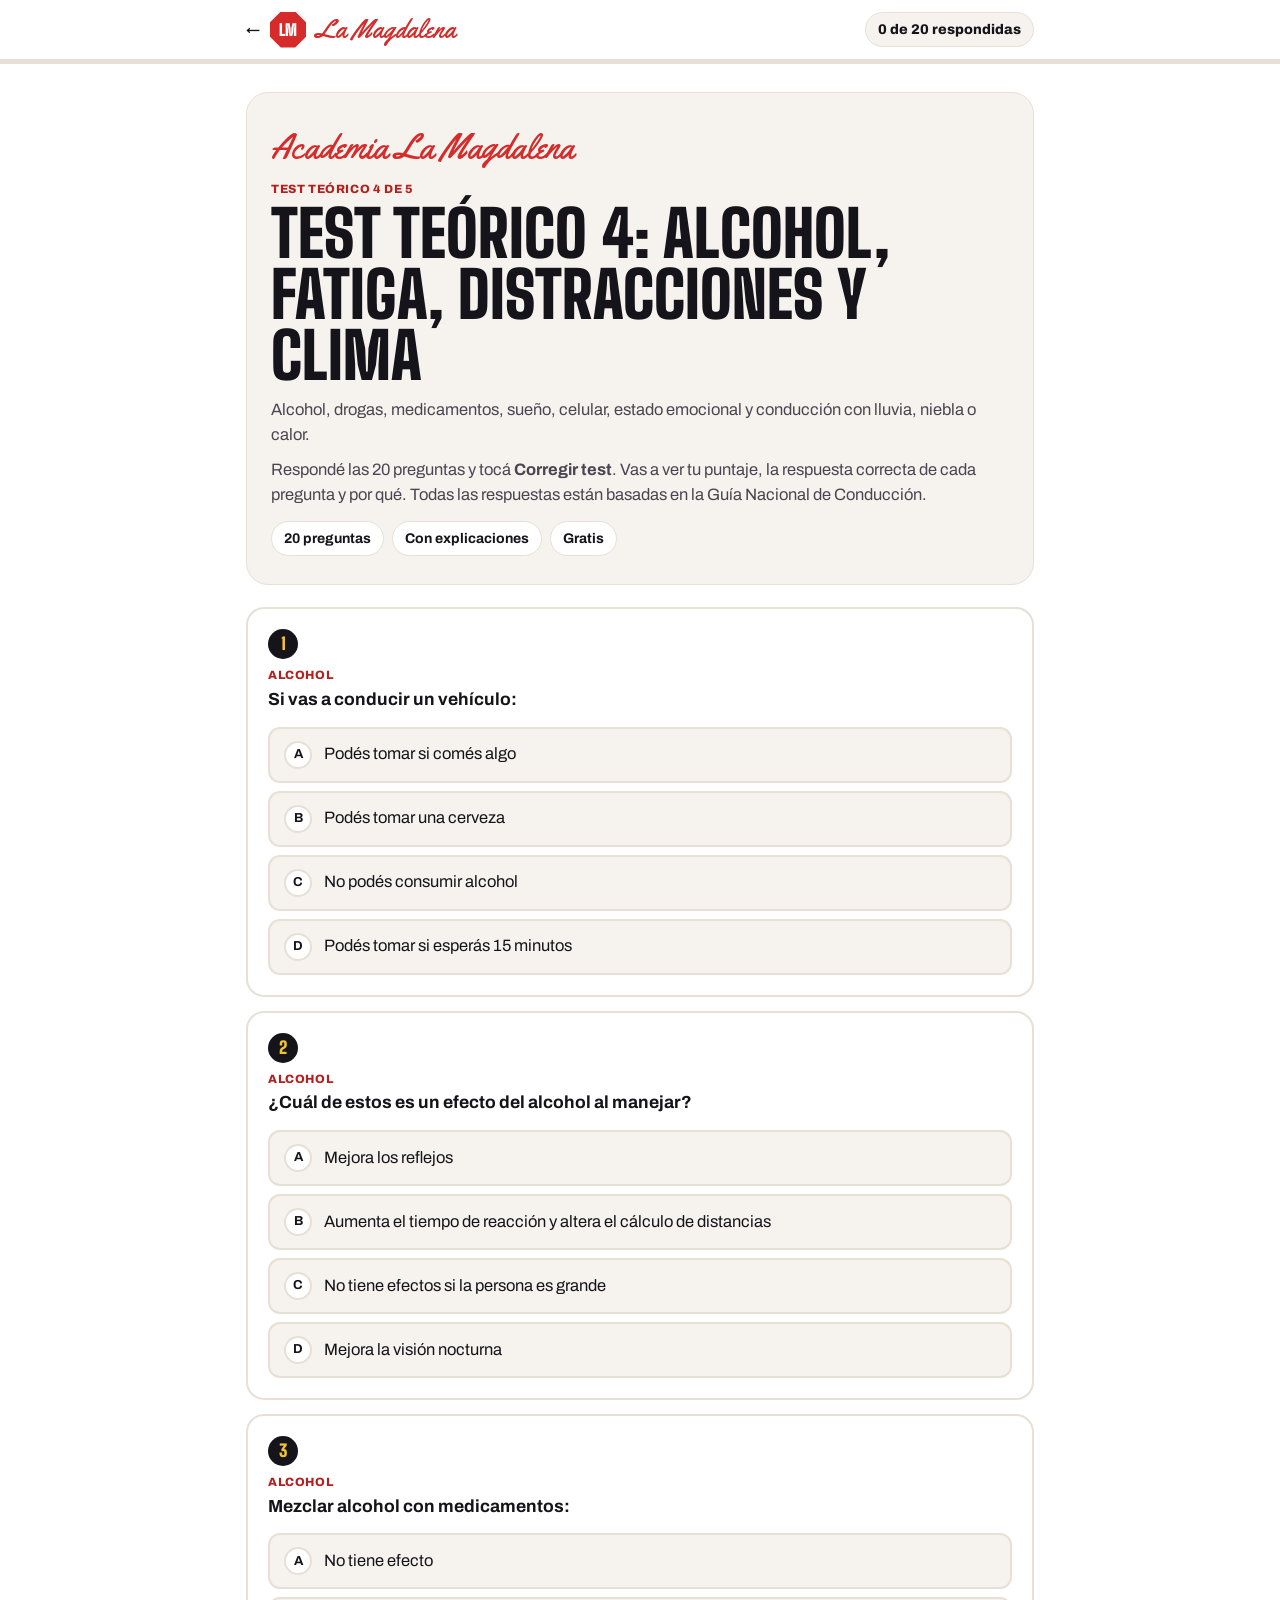
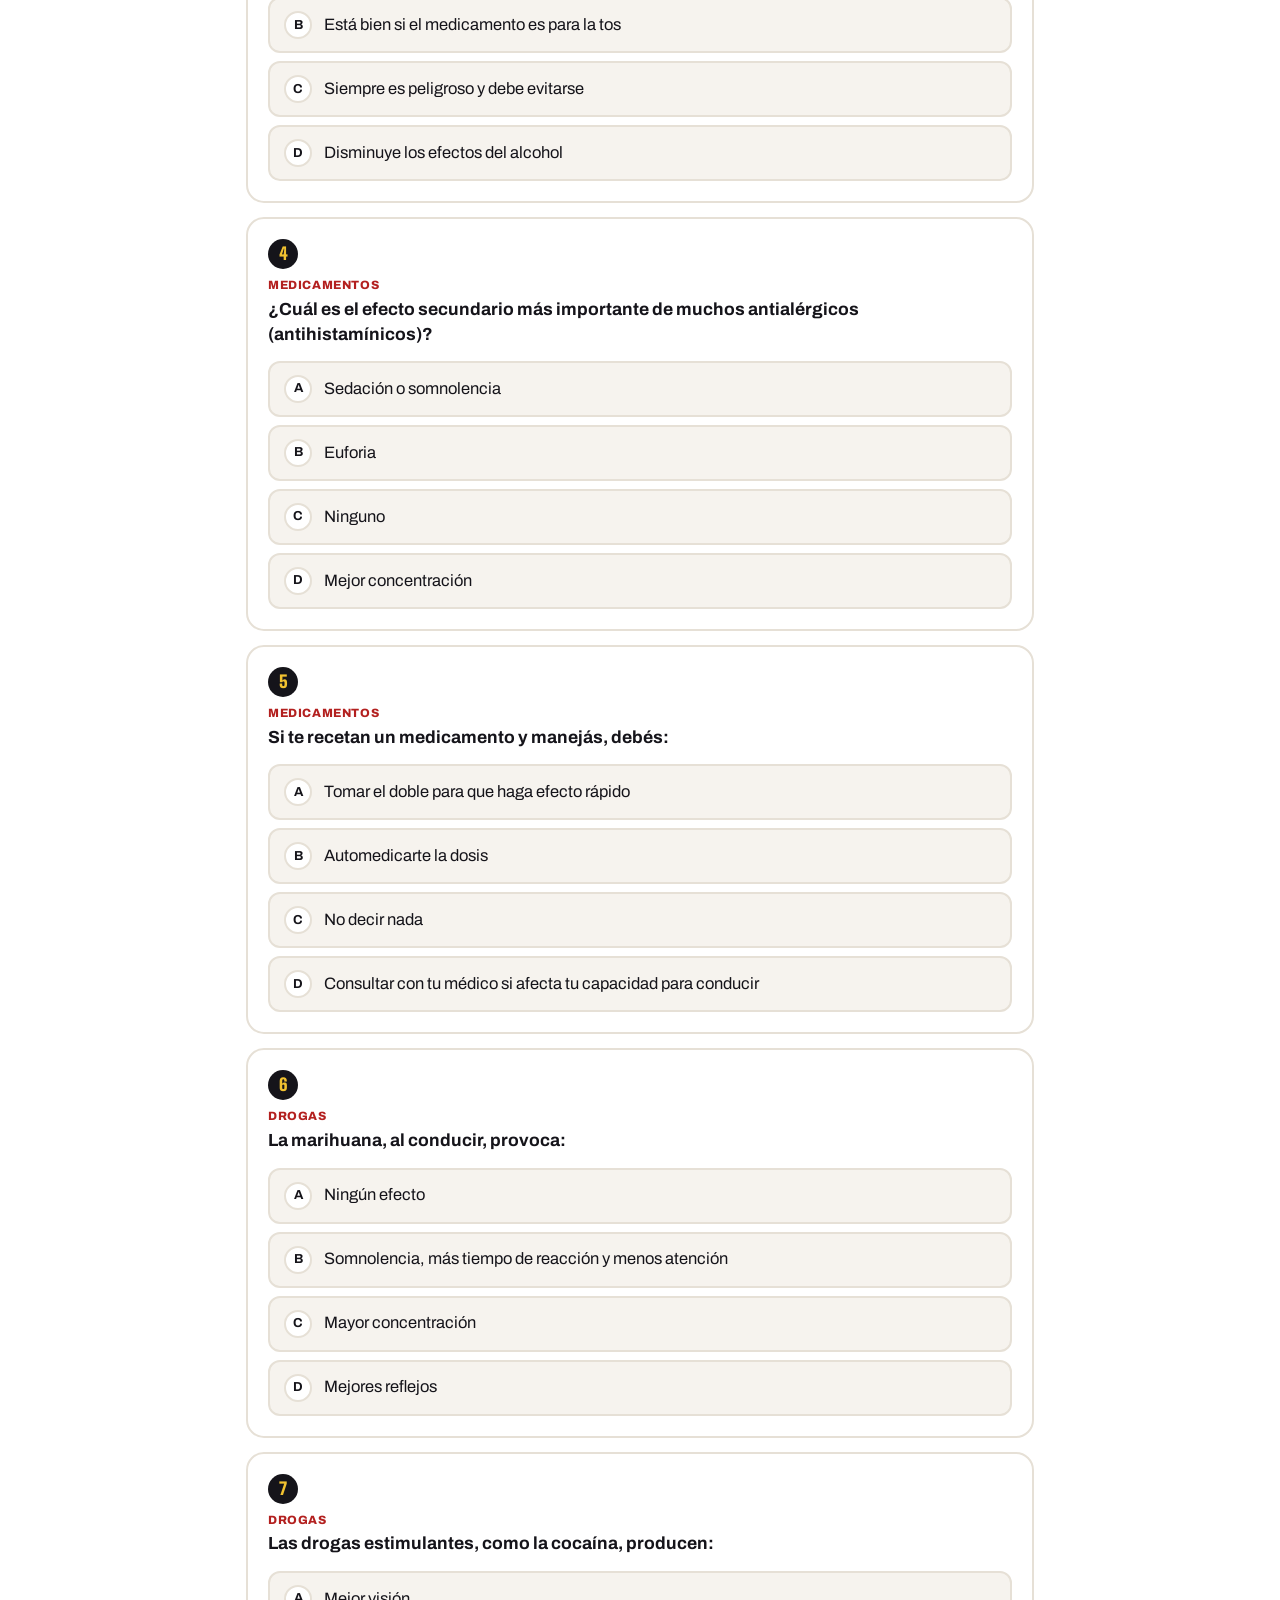
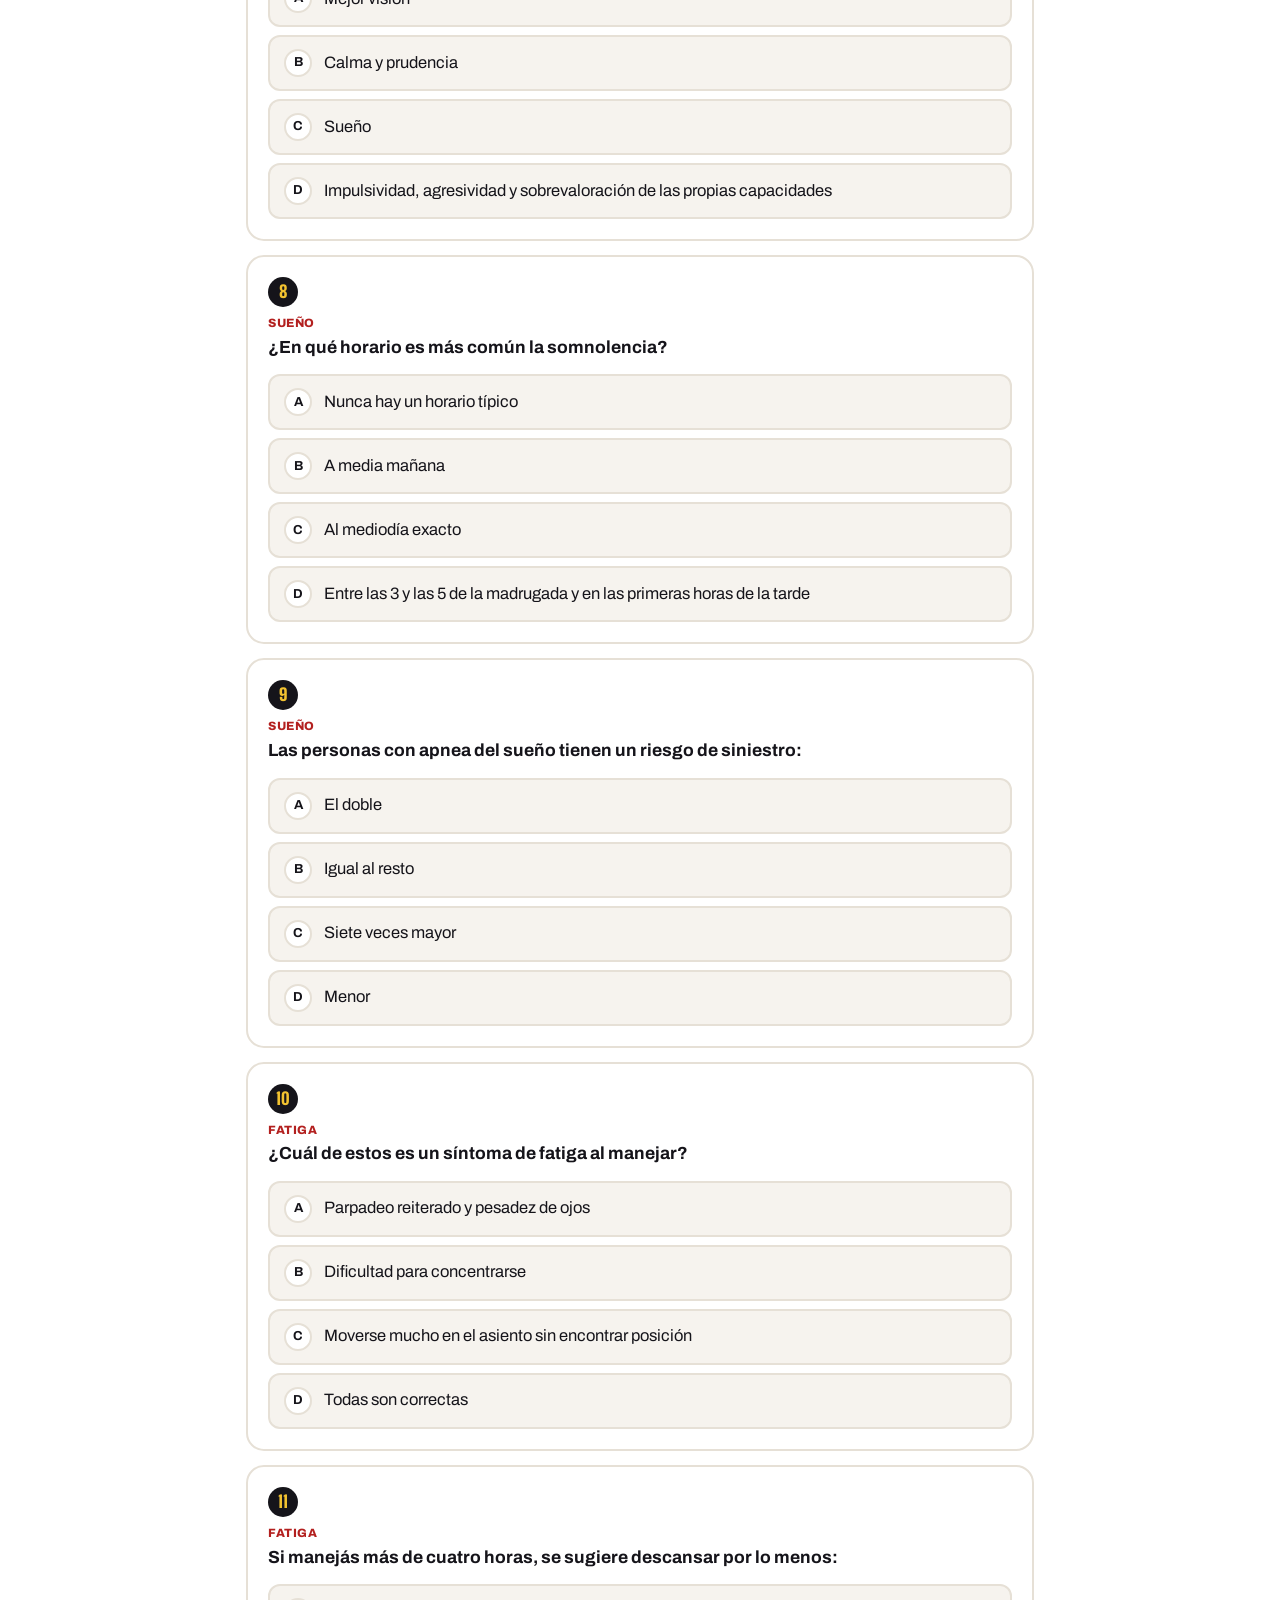
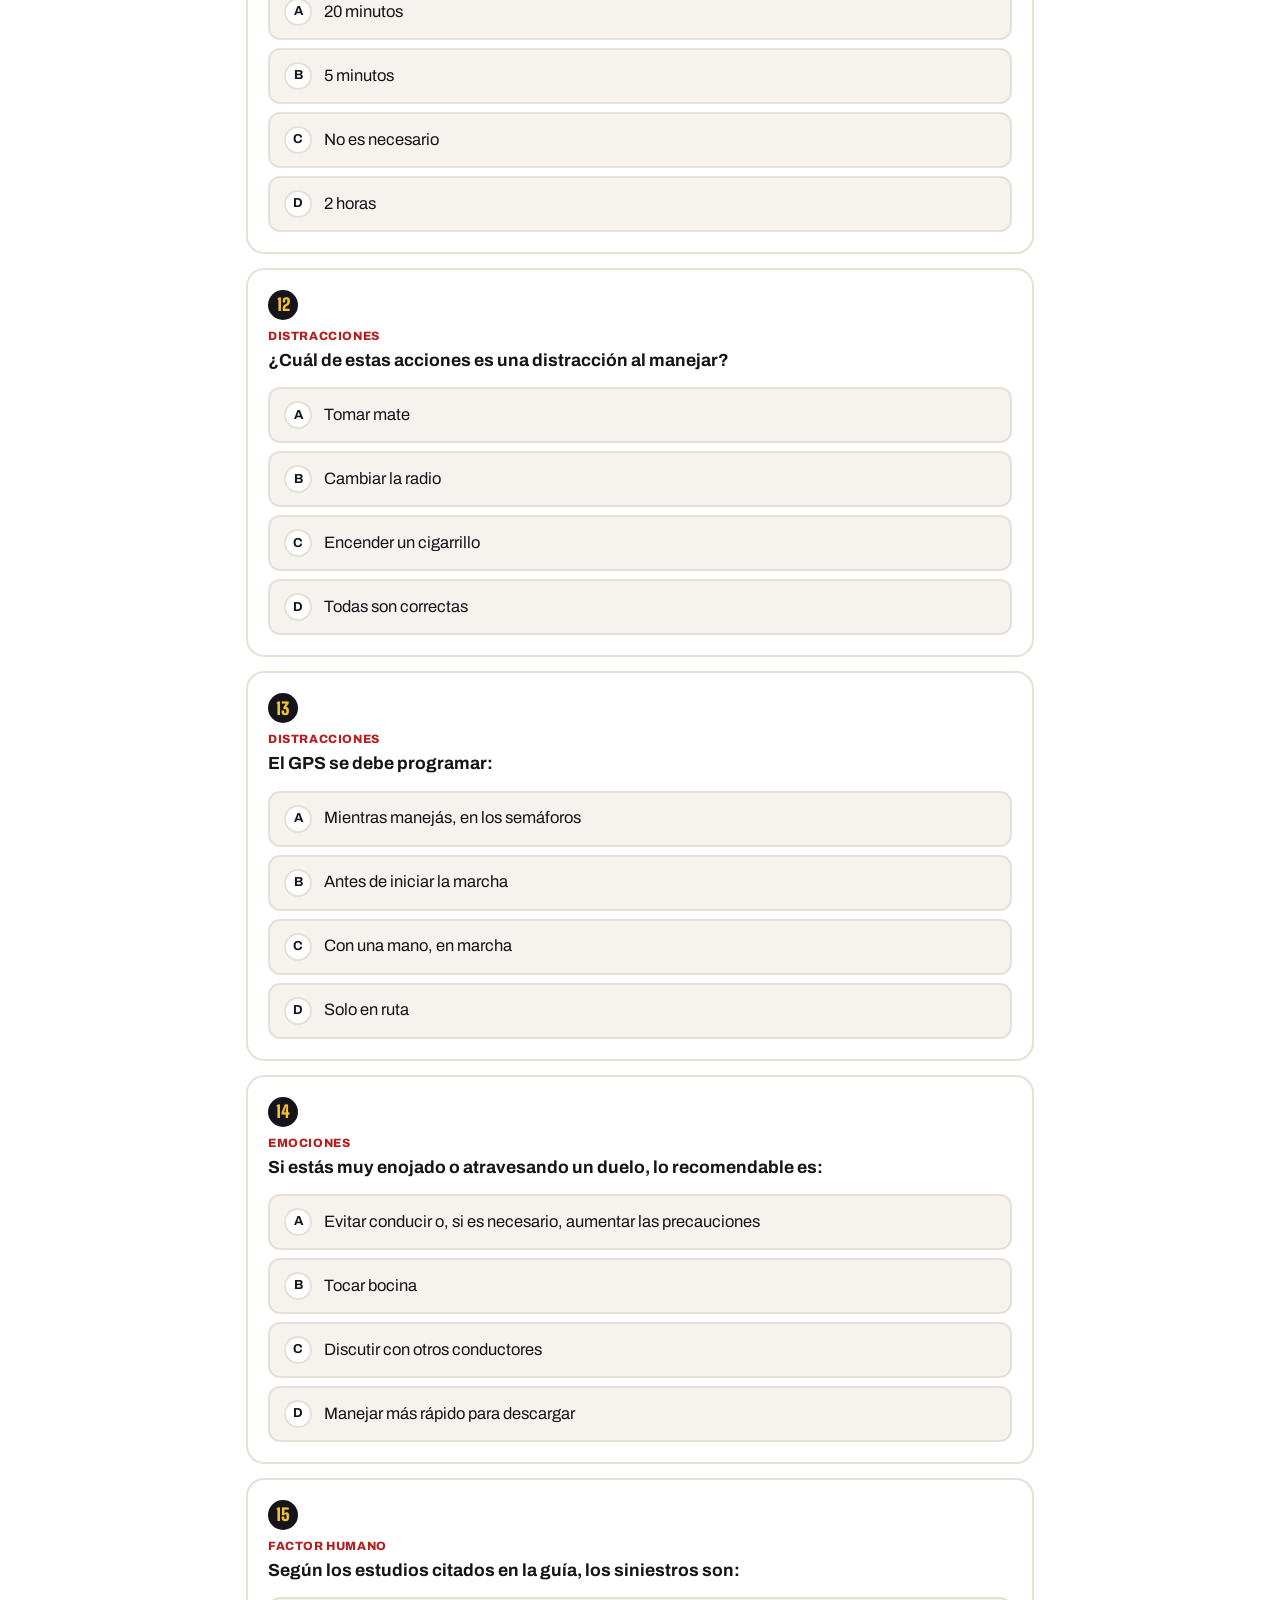
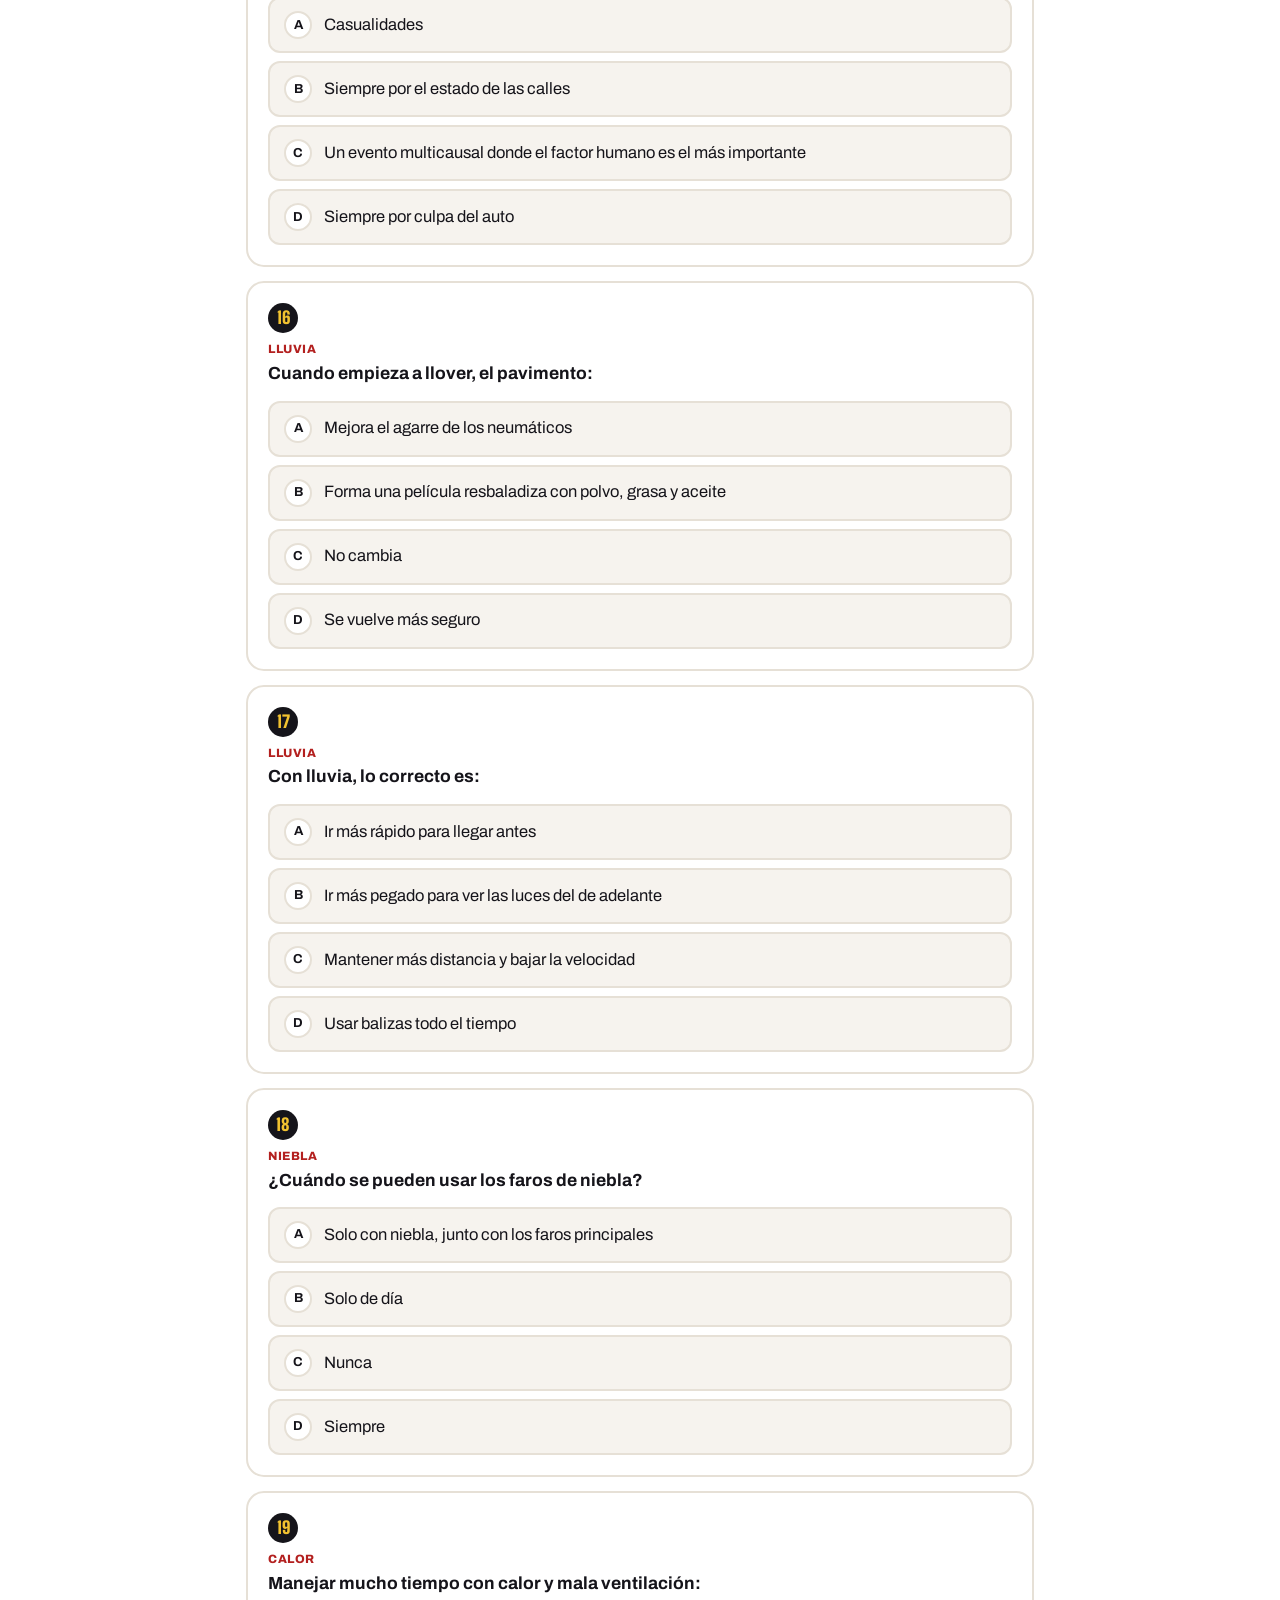
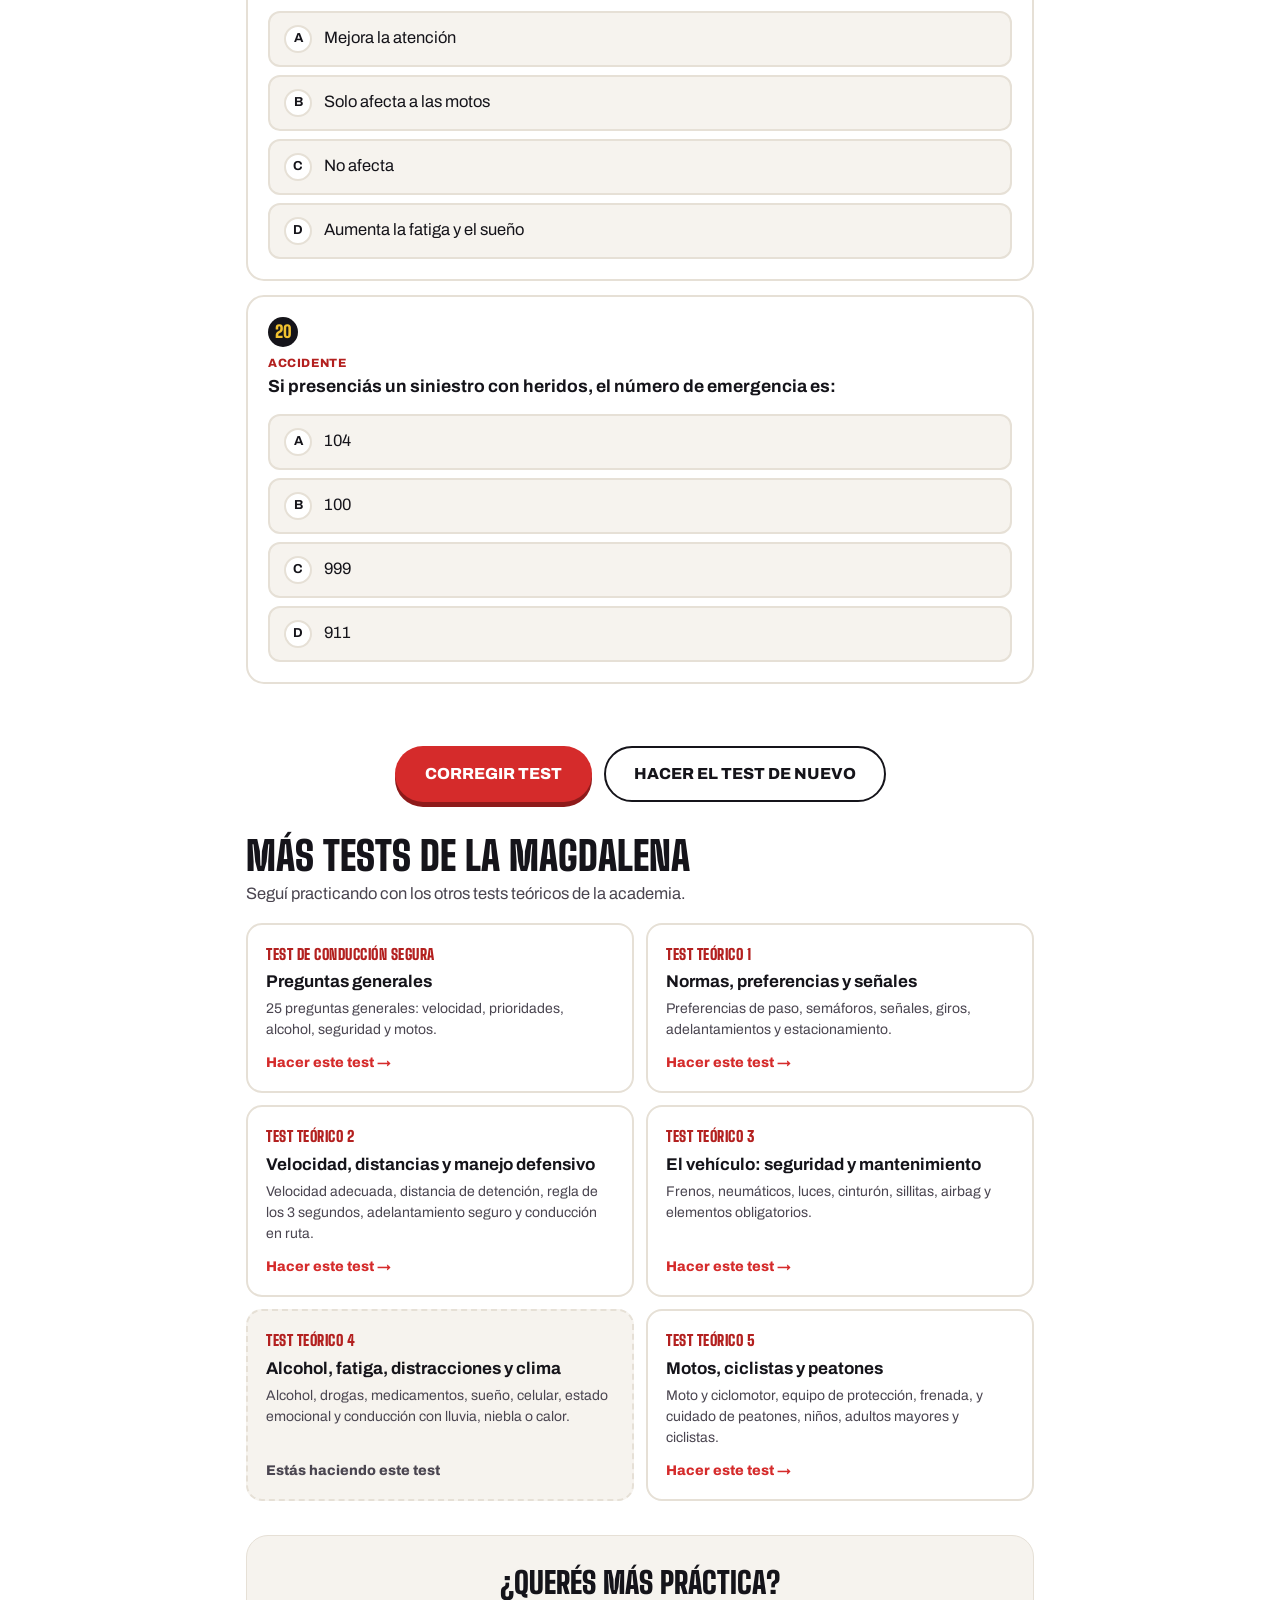
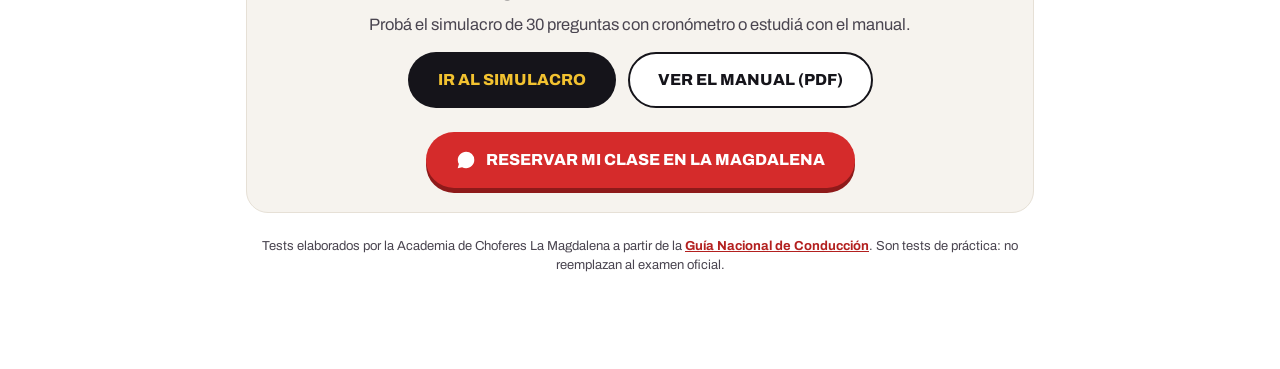
<file: test-teorico-4.html>
<!DOCTYPE html>
<html lang="es-UY">
<head>
<meta charset="UTF-8">
<meta name="viewport" content="width=device-width, initial-scale=1.0, viewport-fit=cover">
<title>Test teórico 4: Alcohol, fatiga, distracciones y clima | Academia de Choferes La Magdalena</title>
<meta name="description" content="Test teórico 4: Alcohol, fatiga, distracciones y clima: 20 preguntas gratis con corrección y explicaciones. Alcohol, drogas, medicamentos, sueño, celular, estado emocional y conducción con lluvia, niebla o calor. Academia de Choferes La Magdalena.">
<meta name="theme-color" content="#FFFFFF">
<link rel="canonical" href="https://academia-la-magdalena.vercel.app/test-teorico-4.html">
<meta property="og:type" content="website">
<meta property="og:locale" content="es_UY">
<meta property="og:site_name" content="Academia de Choferes La Magdalena">
<meta property="og:title" content="Test teórico 4: Alcohol, fatiga, distracciones y clima | La Magdalena">
<meta property="og:description" content="20 preguntas con corrección y explicaciones. Gratis, desde tu celular.">
<meta property="og:url" content="https://academia-la-magdalena.vercel.app/test-teorico-4.html">
<meta property="og:image" content="https://academia-la-magdalena.vercel.app/assets/images/og-la-magdalena.jpg">
<meta name="twitter:card" content="summary_large_image">
<link rel="icon" type="image/png" href="assets/images/icono.png">
<link rel="preconnect" href="https://fonts.googleapis.com">
<link rel="preconnect" href="https://fonts.gstatic.com" crossorigin>
<link href="https://fonts.googleapis.com/css2?family=Big+Shoulders+Display:wght@800;900&family=Archivo:wght@400;500;600;700;800&family=Yellowtail&display=swap" rel="stylesheet">
<style>
:root{--asfalto:#15141A;--rojo:#D52B2B;--rojo-osc:#B3201F;--rojo-sombra:#8E1A1A;--amarillo:#F2C230;--fondo:#F6F3EE;--borde:#E6E0D6;--suave:#4A4550;--verde:#1a8a4f;--verde-bg:#e6f6ec;--rojo-bg:#fdeaea;
  --display:'Big Shoulders Display','Arial Narrow',Impact,sans-serif;--cuerpo:'Archivo','Helvetica Neue',Arial,sans-serif;--script:'Yellowtail',cursive;
  --octo:polygon(30% 0,70% 0,100% 30%,100% 70%,70% 100%,30% 100%,0 70%,0 30%)}
*,*::before,*::after{box-sizing:border-box}
html{scroll-behavior:smooth;scroll-padding-top:90px}
body{margin:0;background:#fff;color:var(--asfalto);font-family:var(--cuerpo);font-size:16.5px;line-height:1.5}
:focus-visible{outline:3px solid var(--rojo);outline-offset:3px}
.barra{position:sticky;top:0;z-index:10;background:rgba(255,255,255,.96);border-bottom:1px solid var(--borde);backdrop-filter:blur(8px)}
.barra-in{max-width:820px;margin:0 auto;padding:10px 16px;display:flex;align-items:center;justify-content:space-between;gap:12px}
.marca{display:flex;align-items:center;gap:10px;text-decoration:none;color:var(--asfalto);font-weight:700;font-size:14px}
.octo{width:36px;height:36px;background:var(--rojo);clip-path:var(--octo);display:flex;align-items:center;justify-content:center;font-family:var(--display);font-weight:900;color:#fff;font-size:16px}
.marca .script{font-family:var(--script);font-size:26px;color:var(--rojo);font-weight:400;white-space:nowrap}
.progreso{flex-shrink:1;min-width:0;overflow:hidden;text-overflow:ellipsis;font-weight:800;font-size:14px;background:var(--fondo);border:1px solid var(--borde);border-radius:999px;padding:6px 12px;white-space:nowrap}
.barra-prog{height:4px;background:var(--borde)}
.barra-prog i{display:block;height:100%;width:0;background:linear-gradient(90deg,var(--rojo),var(--amarillo));transition:width .3s ease}
main{max-width:820px;margin:0 auto;padding:28px 16px 80px}
.intro{background:var(--fondo);border:1px solid var(--borde);border-radius:22px;padding:28px 24px;margin-bottom:22px}
.intro .script{font-family:var(--script);font-size:34px;color:var(--rojo)}
h1{font-family:var(--display);font-weight:900;text-transform:uppercase;font-size:clamp(40px,8vw,64px);line-height:.95;margin:6px 0 12px}
.intro p{margin:0 0 10px;color:var(--suave)}
.chips{display:flex;flex-wrap:wrap;gap:8px;margin-top:14px}
.chips span{background:#fff;border:1px solid var(--borde);border-radius:999px;padding:6px 12px;font-size:14px;font-weight:700}
.preg{border:2px solid var(--borde);border-radius:18px;padding:20px;margin:0 0 14px;background:#fff;transition:border-color .2s ease,background-color .2s ease}
.preg legend{float:left;width:100%;padding:0;margin-bottom:14px;font-weight:700;font-size:17.5px;line-height:1.4}
.preg legend+*{clear:both}
.num{display:inline-flex;width:30px;height:30px;border-radius:999px;background:var(--asfalto);color:var(--amarillo);font-family:var(--display);font-weight:900;font-size:17px;align-items:center;justify-content:center;margin-right:10px;vertical-align:middle}
.cat{display:block;font-size:12px;font-weight:800;color:var(--rojo-osc);text-transform:uppercase;letter-spacing:.6px;margin:8px 0 4px}
.ops{display:flex;flex-direction:column;gap:8px}
.op{display:flex;align-items:center;gap:12px;padding:12px 14px;border:2px solid var(--borde);border-radius:12px;background:var(--fondo);cursor:pointer;transition:border-color .15s ease,background-color .15s ease;min-height:52px}
.op:hover{border-color:var(--asfalto)}
.op input{position:absolute;opacity:0;width:1px;height:1px}
.op b{width:28px;height:28px;flex:none;border-radius:999px;border:2px solid var(--borde);background:#fff;display:flex;align-items:center;justify-content:center;font-size:13px}
.op:has(input:checked){border-color:var(--rojo);background:#fff}
.op:has(input:checked) b{background:var(--rojo);border-color:var(--rojo);color:#fff}
.op:has(input:focus-visible){outline:3px solid var(--rojo);outline-offset:2px}
.corregido .op{cursor:default}
.op.ok{border-color:var(--verde)!important;background:var(--verde-bg)!important}
.op.ok b{background:var(--verde)!important;border-color:var(--verde)!important;color:#fff!important}
.op.mal{border-color:#c0262b!important;background:var(--rojo-bg)!important}
.preg.bien{border-color:var(--verde)}
.preg.error,.preg.vacia{border-color:#c0262b}
.exp{margin:14px 0 0;padding:12px 14px;border-radius:12px;background:var(--fondo);font-size:15px;color:var(--suave)}
.bien .veredicto{color:var(--verde)}.error .veredicto,.vacia .veredicto{color:#c0262b}
.btn{display:inline-flex;align-items:center;justify-content:center;gap:10px;min-height:56px;padding:0 28px;border-radius:999px;border:2px solid transparent;font:inherit;font-weight:800;font-size:16px;text-transform:uppercase;text-decoration:none;cursor:pointer;transition:transform .15s ease}
.btn:hover{transform:translateY(-2px)}
.btn-rojo{background:var(--rojo);color:#fff;box-shadow:0 5px 0 var(--rojo-sombra)}
.btn-negro{background:var(--asfalto);color:var(--amarillo)}
.btn-borde{border-color:var(--asfalto);color:var(--asfalto);background:#fff}
.acciones{display:flex;flex-wrap:wrap;gap:12px;justify-content:center;margin-top:24px}
.aviso{text-align:center;color:#c0262b;font-weight:700;min-height:24px;margin-top:12px}
.resultado{border-radius:22px;padding:28px 24px;margin-bottom:22px;text-align:center;border:3px solid var(--verde);background:var(--verde-bg)}
.resultado.bajo{border-color:#c0262b;background:var(--rojo-bg)}
.resultado .nota{font-family:var(--display);font-weight:900;font-size:72px;line-height:1}
.resultado .nota small{font-size:32px}
.resultado h2{font-family:var(--display);font-weight:900;text-transform:uppercase;font-size:32px;margin:6px 0 8px}
.resultado p{margin:0 auto 6px;max-width:520px;color:var(--suave)}
.mas{margin-top:34px;background:var(--fondo);border:1px solid var(--borde);border-radius:22px;padding:24px;text-align:center}
.mas h2{font-family:var(--display);font-weight:900;text-transform:uppercase;font-size:30px;margin:0 0 8px}
.mas p{margin:0 0 14px;color:var(--suave)}
.fuente{font-size:13px;color:var(--suave);text-align:center;margin-top:24px}
.fuente a{color:var(--rojo-osc);font-weight:700}
@media (max-width:380px){.marca>span:first-child{display:none}.marca .script{font-size:19px}.progreso{font-size:12px;padding:5px 9px}.octo{width:30px;height:30px;font-size:13px}.barra-in{gap:8px}}
@media (max-width:600px){.marca .txt{display:none}.preg{padding:16px}.btn{width:100%}.marca .script{font-size:23px}}
@media (prefers-reduced-motion:reduce){*{transition:none!important}html{scroll-behavior:auto}}
</style>
<style>
.mas-tests{margin-top:34px}
.mas-tests h2{font-family:var(--display);font-weight:900;text-transform:uppercase;font-size:clamp(30px,6vw,40px);line-height:1;margin:0 0 6px}
.mas-tests>p{margin:0 0 16px;color:var(--suave)}
.grilla-tests{display:grid;grid-template-columns:repeat(2,minmax(0,1fr));gap:12px;list-style:none;margin:0;padding:0}
.tarj-test{display:flex;flex-direction:column;gap:6px;height:100%;padding:18px;border:2px solid var(--borde);border-radius:16px;background:#fff;color:var(--asfalto);text-decoration:none;transition:border-color .15s ease,transform .15s ease}
a.tarj-test:hover{border-color:var(--rojo);transform:translateY(-2px)}
.tarj-test .n{font-family:var(--display);font-weight:900;font-size:15px;letter-spacing:.5px;text-transform:uppercase;color:var(--rojo-osc)}
.tarj-test strong{font-size:17px;line-height:1.25}
.tarj-test span.d{font-size:14px;color:var(--suave)}
.tarj-test .ir{margin-top:auto;padding-top:6px;font-weight:800;font-size:14px;color:var(--rojo)}
.tarj-test.actual{background:var(--fondo);border-style:dashed}
.tarj-test.actual .ir{color:var(--suave)}
@media (max-width:600px){.grilla-tests{grid-template-columns:minmax(0,1fr)}}
</style>
</head>
<body>
<header class="barra">
  <div class="barra-in">
    <a href="index.html#teorico" class="marca" aria-label="Volver a la Academia de Choferes La Magdalena"><span aria-hidden="true">←</span><span class="octo" aria-hidden="true">LM</span><span class="script">La Magdalena</span></a>
    <span class="progreso" id="progreso" aria-live="polite">0 de 20 respondidas</span>
  </div>
  <div class="barra-prog" aria-hidden="true"><i id="barra"></i></div>
</header>
<main>
  <section class="intro">
    <span class="script">Academia La Magdalena</span>
    <span class="cat" style="margin-top:8px">Test teórico 4 de 5</span>
    <h1>Test teórico 4: Alcohol, fatiga, distracciones y clima</h1>
    <p>Alcohol, drogas, medicamentos, sueño, celular, estado emocional y conducción con lluvia, niebla o calor.</p>
    <p>Respondé las 20 preguntas y tocá <strong>Corregir test</strong>. Vas a ver tu puntaje, la respuesta correcta de cada pregunta y por qué. Todas las respuestas están basadas en la Guía Nacional de Conducción.</p>
    <div class="chips"><span>20 preguntas</span><span>Con explicaciones</span><span>Gratis</span></div>
  </section>

  <div id="resultado" hidden></div>

  <form id="test" novalidate>
      <fieldset class="preg" id="p0" data-r="2">
        <legend><span class="num">1</span><span class="cat">Alcohol</span>Si vas a conducir un vehículo:</legend>
        <div class="ops">
          <label class="op"><input type="radio" name="p0" value="0"><b>A</b><span>Podés tomar si comés algo</span></label>
          <label class="op"><input type="radio" name="p0" value="1"><b>B</b><span>Podés tomar una cerveza</span></label>
          <label class="op"><input type="radio" name="p0" value="2"><b>C</b><span>No podés consumir alcohol</span></label>
          <label class="op"><input type="radio" name="p0" value="3"><b>D</b><span>Podés tomar si esperás 15 minutos</span></label>
        </div>
        <p class="exp" hidden><strong class="veredicto"></strong> Según la guía, si vas a conducir no podés consumir alcohol: a cualquier concentración no es compatible con la conducción.</p>
      </fieldset>
      <fieldset class="preg" id="p1" data-r="1">
        <legend><span class="num">2</span><span class="cat">Alcohol</span>¿Cuál de estos es un efecto del alcohol al manejar?</legend>
        <div class="ops">
          <label class="op"><input type="radio" name="p1" value="0"><b>A</b><span>Mejora los reflejos</span></label>
          <label class="op"><input type="radio" name="p1" value="1"><b>B</b><span>Aumenta el tiempo de reacción y altera el cálculo de distancias</span></label>
          <label class="op"><input type="radio" name="p1" value="2"><b>C</b><span>No tiene efectos si la persona es grande</span></label>
          <label class="op"><input type="radio" name="p1" value="3"><b>D</b><span>Mejora la visión nocturna</span></label>
        </div>
        <p class="exp" hidden><strong class="veredicto"></strong> Se alteran los cálculos de distancias, se resiente la atención, las decisiones son lentas y aumenta el tiempo de reacción.</p>
      </fieldset>
      <fieldset class="preg" id="p2" data-r="2">
        <legend><span class="num">3</span><span class="cat">Alcohol</span>Mezclar alcohol con medicamentos:</legend>
        <div class="ops">
          <label class="op"><input type="radio" name="p2" value="0"><b>A</b><span>No tiene efecto</span></label>
          <label class="op"><input type="radio" name="p2" value="1"><b>B</b><span>Está bien si el medicamento es para la tos</span></label>
          <label class="op"><input type="radio" name="p2" value="2"><b>C</b><span>Siempre es peligroso y debe evitarse</span></label>
          <label class="op"><input type="radio" name="p2" value="3"><b>D</b><span>Disminuye los efectos del alcohol</span></label>
        </div>
        <p class="exp" hidden><strong class="veredicto"></strong> La mezcla de alcohol con medicamentos siempre es peligrosa y debe evitarse.</p>
      </fieldset>
      <fieldset class="preg" id="p3" data-r="0">
        <legend><span class="num">4</span><span class="cat">Medicamentos</span>¿Cuál es el efecto secundario más importante de muchos antialérgicos (antihistamínicos)?</legend>
        <div class="ops">
          <label class="op"><input type="radio" name="p3" value="0"><b>A</b><span>Sedación o somnolencia</span></label>
          <label class="op"><input type="radio" name="p3" value="1"><b>B</b><span>Euforia</span></label>
          <label class="op"><input type="radio" name="p3" value="2"><b>C</b><span>Ninguno</span></label>
          <label class="op"><input type="radio" name="p3" value="3"><b>D</b><span>Mejor concentración</span></label>
        </div>
        <p class="exp" hidden><strong class="veredicto"></strong> El efecto secundario más importante de los antihistamínicos es la sedación, desde somnolencia ligera hasta sueño profundo.</p>
      </fieldset>
      <fieldset class="preg" id="p4" data-r="3">
        <legend><span class="num">5</span><span class="cat">Medicamentos</span>Si te recetan un medicamento y manejás, debés:</legend>
        <div class="ops">
          <label class="op"><input type="radio" name="p4" value="0"><b>A</b><span>Tomar el doble para que haga efecto rápido</span></label>
          <label class="op"><input type="radio" name="p4" value="1"><b>B</b><span>Automedicarte la dosis</span></label>
          <label class="op"><input type="radio" name="p4" value="2"><b>C</b><span>No decir nada</span></label>
          <label class="op"><input type="radio" name="p4" value="3"><b>D</b><span>Consultar con tu médico si afecta tu capacidad para conducir</span></label>
        </div>
        <p class="exp" hidden><strong class="veredicto"></strong> No hay que automedicarse y siempre hay que consultar al médico los efectos de una medicación si se conduce.</p>
      </fieldset>
      <fieldset class="preg" id="p5" data-r="1">
        <legend><span class="num">6</span><span class="cat">Drogas</span>La marihuana, al conducir, provoca:</legend>
        <div class="ops">
          <label class="op"><input type="radio" name="p5" value="0"><b>A</b><span>Ningún efecto</span></label>
          <label class="op"><input type="radio" name="p5" value="1"><b>B</b><span>Somnolencia, más tiempo de reacción y menos atención</span></label>
          <label class="op"><input type="radio" name="p5" value="2"><b>C</b><span>Mayor concentración</span></label>
          <label class="op"><input type="radio" name="p5" value="3"><b>D</b><span>Mejores reflejos</span></label>
        </div>
        <p class="exp" hidden><strong class="veredicto"></strong> La marihuana es depresora del sistema nervioso central: provoca somnolencia, aumento del tiempo de reacción, menos atención y alteraciones sensoriales.</p>
      </fieldset>
      <fieldset class="preg" id="p6" data-r="3">
        <legend><span class="num">7</span><span class="cat">Drogas</span>Las drogas estimulantes, como la cocaína, producen:</legend>
        <div class="ops">
          <label class="op"><input type="radio" name="p6" value="0"><b>A</b><span>Mejor visión</span></label>
          <label class="op"><input type="radio" name="p6" value="1"><b>B</b><span>Calma y prudencia</span></label>
          <label class="op"><input type="radio" name="p6" value="2"><b>C</b><span>Sueño</span></label>
          <label class="op"><input type="radio" name="p6" value="3"><b>D</b><span>Impulsividad, agresividad y sobrevaloración de las propias capacidades</span></label>
        </div>
        <p class="exp" hidden><strong class="veredicto"></strong> Las drogas estimulantes producen excitación, impulsividad, agresividad, sobrevaloración de las capacidades y trastornos de la percepción.</p>
      </fieldset>
      <fieldset class="preg" id="p7" data-r="3">
        <legend><span class="num">8</span><span class="cat">Sueño</span>¿En qué horario es más común la somnolencia?</legend>
        <div class="ops">
          <label class="op"><input type="radio" name="p7" value="0"><b>A</b><span>Nunca hay un horario típico</span></label>
          <label class="op"><input type="radio" name="p7" value="1"><b>B</b><span>A media mañana</span></label>
          <label class="op"><input type="radio" name="p7" value="2"><b>C</b><span>Al mediodía exacto</span></label>
          <label class="op"><input type="radio" name="p7" value="3"><b>D</b><span>Entre las 3 y las 5 de la madrugada y en las primeras horas de la tarde</span></label>
        </div>
        <p class="exp" hidden><strong class="veredicto"></strong> La somnolencia se ve en las primeras horas de la tarde, entre las 3 y las 5 de la madrugada, o cuando se durmió poco.</p>
      </fieldset>
      <fieldset class="preg" id="p8" data-r="2">
        <legend><span class="num">9</span><span class="cat">Sueño</span>Las personas con apnea del sueño tienen un riesgo de siniestro:</legend>
        <div class="ops">
          <label class="op"><input type="radio" name="p8" value="0"><b>A</b><span>El doble</span></label>
          <label class="op"><input type="radio" name="p8" value="1"><b>B</b><span>Igual al resto</span></label>
          <label class="op"><input type="radio" name="p8" value="2"><b>C</b><span>Siete veces mayor</span></label>
          <label class="op"><input type="radio" name="p8" value="3"><b>D</b><span>Menor</span></label>
        </div>
        <p class="exp" hidden><strong class="veredicto"></strong> Los pacientes con apnea del sueño tienen un riesgo relativo de sufrir un siniestro de tránsito siete veces superior.</p>
      </fieldset>
      <fieldset class="preg" id="p9" data-r="3">
        <legend><span class="num">10</span><span class="cat">Fatiga</span>¿Cuál de estos es un síntoma de fatiga al manejar?</legend>
        <div class="ops">
          <label class="op"><input type="radio" name="p9" value="0"><b>A</b><span>Parpadeo reiterado y pesadez de ojos</span></label>
          <label class="op"><input type="radio" name="p9" value="1"><b>B</b><span>Dificultad para concentrarse</span></label>
          <label class="op"><input type="radio" name="p9" value="2"><b>C</b><span>Moverse mucho en el asiento sin encontrar posición</span></label>
          <label class="op"><input type="radio" name="p9" value="3"><b>D</b><span>Todas son correctas</span></label>
        </div>
        <p class="exp" hidden><strong class="veredicto"></strong> Son síntomas de fatiga: dificultad para concentrarse, parpadeo reiterado, brazos dormidos, moverse en el asiento, dificultad en la audición y cabeza pesada.</p>
      </fieldset>
      <fieldset class="preg" id="p10" data-r="0">
        <legend><span class="num">11</span><span class="cat">Fatiga</span>Si manejás más de cuatro horas, se sugiere descansar por lo menos:</legend>
        <div class="ops">
          <label class="op"><input type="radio" name="p10" value="0"><b>A</b><span>20 minutos</span></label>
          <label class="op"><input type="radio" name="p10" value="1"><b>B</b><span>5 minutos</span></label>
          <label class="op"><input type="radio" name="p10" value="2"><b>C</b><span>No es necesario</span></label>
          <label class="op"><input type="radio" name="p10" value="3"><b>D</b><span>2 horas</span></label>
        </div>
        <p class="exp" hidden><strong class="veredicto"></strong> La mayoría experimenta fatiga después de más de cuatro horas de manejo. Se sugiere descansar por lo menos veinte minutos.</p>
      </fieldset>
      <fieldset class="preg" id="p11" data-r="3">
        <legend><span class="num">12</span><span class="cat">Distracciones</span>¿Cuál de estas acciones es una distracción al manejar?</legend>
        <div class="ops">
          <label class="op"><input type="radio" name="p11" value="0"><b>A</b><span>Tomar mate</span></label>
          <label class="op"><input type="radio" name="p11" value="1"><b>B</b><span>Cambiar la radio</span></label>
          <label class="op"><input type="radio" name="p11" value="2"><b>C</b><span>Encender un cigarrillo</span></label>
          <label class="op"><input type="radio" name="p11" value="3"><b>D</b><span>Todas son correctas</span></label>
        </div>
        <p class="exp" hidden><strong class="veredicto"></strong> Ejemplos de distracciones: encender un cigarrillo, tomar mate, cambiar la estación de radio o usar el celular.</p>
      </fieldset>
      <fieldset class="preg" id="p12" data-r="1">
        <legend><span class="num">13</span><span class="cat">Distracciones</span>El GPS se debe programar:</legend>
        <div class="ops">
          <label class="op"><input type="radio" name="p12" value="0"><b>A</b><span>Mientras manejás, en los semáforos</span></label>
          <label class="op"><input type="radio" name="p12" value="1"><b>B</b><span>Antes de iniciar la marcha</span></label>
          <label class="op"><input type="radio" name="p12" value="2"><b>C</b><span>Con una mano, en marcha</span></label>
          <label class="op"><input type="radio" name="p12" value="3"><b>D</b><span>Solo en ruta</span></label>
        </div>
        <p class="exp" hidden><strong class="veredicto"></strong> El GPS debe programarse antes de iniciar la marcha, nunca mientras se conduce, y ubicarse donde no tape la visión ni el airbag.</p>
      </fieldset>
      <fieldset class="preg" id="p13" data-r="0">
        <legend><span class="num">14</span><span class="cat">Emociones</span>Si estás muy enojado o atravesando un duelo, lo recomendable es:</legend>
        <div class="ops">
          <label class="op"><input type="radio" name="p13" value="0"><b>A</b><span>Evitar conducir o, si es necesario, aumentar las precauciones</span></label>
          <label class="op"><input type="radio" name="p13" value="1"><b>B</b><span>Tocar bocina</span></label>
          <label class="op"><input type="radio" name="p13" value="2"><b>C</b><span>Discutir con otros conductores</span></label>
          <label class="op"><input type="radio" name="p13" value="3"><b>D</b><span>Manejar más rápido para descargar</span></label>
        </div>
        <p class="exp" hidden><strong class="veredicto"></strong> Las tensiones emocionales son peligrosas al conducir. Si pasás por situaciones extremas, evitá conducir o incrementá las precauciones.</p>
      </fieldset>
      <fieldset class="preg" id="p14" data-r="2">
        <legend><span class="num">15</span><span class="cat">Factor humano</span>Según los estudios citados en la guía, los siniestros son:</legend>
        <div class="ops">
          <label class="op"><input type="radio" name="p14" value="0"><b>A</b><span>Casualidades</span></label>
          <label class="op"><input type="radio" name="p14" value="1"><b>B</b><span>Siempre por el estado de las calles</span></label>
          <label class="op"><input type="radio" name="p14" value="2"><b>C</b><span>Un evento multicausal donde el factor humano es el más importante</span></label>
          <label class="op"><input type="radio" name="p14" value="3"><b>D</b><span>Siempre por culpa del auto</span></label>
        </div>
        <p class="exp" hidden><strong class="veredicto"></strong> La siniestralidad es multicausal, y el factor humano, solo o combinado con otros, está presente en la gran mayoría de los siniestros.</p>
      </fieldset>
      <fieldset class="preg" id="p15" data-r="1">
        <legend><span class="num">16</span><span class="cat">Lluvia</span>Cuando empieza a llover, el pavimento:</legend>
        <div class="ops">
          <label class="op"><input type="radio" name="p15" value="0"><b>A</b><span>Mejora el agarre de los neumáticos</span></label>
          <label class="op"><input type="radio" name="p15" value="1"><b>B</b><span>Forma una película resbaladiza con polvo, grasa y aceite</span></label>
          <label class="op"><input type="radio" name="p15" value="2"><b>C</b><span>No cambia</span></label>
          <label class="op"><input type="radio" name="p15" value="3"><b>D</b><span>Se vuelve más seguro</span></label>
        </div>
        <p class="exp" hidden><strong class="veredicto"></strong> Al comenzar a llover, el agua se mezcla con polvo, grasa y aceite y forma una película barrosa muy deslizante.</p>
      </fieldset>
      <fieldset class="preg" id="p16" data-r="2">
        <legend><span class="num">17</span><span class="cat">Lluvia</span>Con lluvia, lo correcto es:</legend>
        <div class="ops">
          <label class="op"><input type="radio" name="p16" value="0"><b>A</b><span>Ir más rápido para llegar antes</span></label>
          <label class="op"><input type="radio" name="p16" value="1"><b>B</b><span>Ir más pegado para ver las luces del de adelante</span></label>
          <label class="op"><input type="radio" name="p16" value="2"><b>C</b><span>Mantener más distancia y bajar la velocidad</span></label>
          <label class="op"><input type="radio" name="p16" value="3"><b>D</b><span>Usar balizas todo el tiempo</span></label>
        </div>
        <p class="exp" hidden><strong class="veredicto"></strong> Con lluvia aumenta la distancia de detención: hay que mantener mayor distancia y disminuir la velocidad.</p>
      </fieldset>
      <fieldset class="preg" id="p17" data-r="0">
        <legend><span class="num">18</span><span class="cat">Niebla</span>¿Cuándo se pueden usar los faros de niebla?</legend>
        <div class="ops">
          <label class="op"><input type="radio" name="p17" value="0"><b>A</b><span>Solo con niebla, junto con los faros principales</span></label>
          <label class="op"><input type="radio" name="p17" value="1"><b>B</b><span>Solo de día</span></label>
          <label class="op"><input type="radio" name="p17" value="2"><b>C</b><span>Nunca</span></label>
          <label class="op"><input type="radio" name="p17" value="3"><b>D</b><span>Siempre</span></label>
        </div>
        <p class="exp" hidden><strong class="veredicto"></strong> Los faros de niebla se usan solo en esas condiciones, en simultáneo con los faros principales.</p>
      </fieldset>
      <fieldset class="preg" id="p18" data-r="3">
        <legend><span class="num">19</span><span class="cat">Calor</span>Manejar mucho tiempo con calor y mala ventilación:</legend>
        <div class="ops">
          <label class="op"><input type="radio" name="p18" value="0"><b>A</b><span>Mejora la atención</span></label>
          <label class="op"><input type="radio" name="p18" value="1"><b>B</b><span>Solo afecta a las motos</span></label>
          <label class="op"><input type="radio" name="p18" value="2"><b>C</b><span>No afecta</span></label>
          <label class="op"><input type="radio" name="p18" value="3"><b>D</b><span>Aumenta la fatiga y el sueño</span></label>
        </div>
        <p class="exp" hidden><strong class="veredicto"></strong> El calor aumenta la fatiga y el sueño, aparecen distracciones y aumenta el tiempo de reacción. Conviene descansar y tomar agua.</p>
      </fieldset>
      <fieldset class="preg" id="p19" data-r="3">
        <legend><span class="num">20</span><span class="cat">Accidente</span>Si presenciás un siniestro con heridos, el número de emergencia es:</legend>
        <div class="ops">
          <label class="op"><input type="radio" name="p19" value="0"><b>A</b><span>104</span></label>
          <label class="op"><input type="radio" name="p19" value="1"><b>B</b><span>100</span></label>
          <label class="op"><input type="radio" name="p19" value="2"><b>C</b><span>999</span></label>
          <label class="op"><input type="radio" name="p19" value="3"><b>D</b><span>911</span></label>
        </div>
        <p class="exp" hidden><strong class="veredicto"></strong> Hay que llamar al 911 e informar la ubicación exacta, cuántos lesionados hay y su estado, si hay atrapados o incendio.</p>
      </fieldset>
    <p class="aviso" id="aviso" aria-live="polite"></p>
    <div class="acciones">
      <button type="submit" class="btn btn-rojo" id="btn-corregir">Corregir test</button>
      <button type="button" class="btn btn-borde" id="btn-reiniciar" hidden>Hacer el test de nuevo</button>
    </div>
  </form>

  <section class="mas-tests" aria-labelledby="mas-tests-t">
    <h2 id="mas-tests-t">Más tests de La Magdalena</h2>
    <p>Seguí practicando con los otros tests teóricos de la academia.</p>
    <ul class="grilla-tests">
        <li><a class="tarj-test" href="test-conduccion-segura.html"><span class="n">Test de conducción segura</span><strong>Preguntas generales</strong><span class="d">25 preguntas generales: velocidad, prioridades, alcohol, seguridad y motos.</span><span class="ir">Hacer este test →</span></a></li>
        <li><a class="tarj-test" href="test-teorico-1.html"><span class="n">Test teórico 1</span><strong>Normas, preferencias y señales</strong><span class="d">Preferencias de paso, semáforos, señales, giros, adelantamientos y estacionamiento.</span><span class="ir">Hacer este test →</span></a></li>
        <li><a class="tarj-test" href="test-teorico-2.html"><span class="n">Test teórico 2</span><strong>Velocidad, distancias y manejo defensivo</strong><span class="d">Velocidad adecuada, distancia de detención, regla de los 3 segundos, adelantamiento seguro y conducción en ruta.</span><span class="ir">Hacer este test →</span></a></li>
        <li><a class="tarj-test" href="test-teorico-3.html"><span class="n">Test teórico 3</span><strong>El vehículo: seguridad y mantenimiento</strong><span class="d">Frenos, neumáticos, luces, cinturón, sillitas, airbag y elementos obligatorios.</span><span class="ir">Hacer este test →</span></a></li>
        <li><div class="tarj-test actual" aria-current="page"><span class="n">Test teórico 4</span><strong>Alcohol, fatiga, distracciones y clima</strong><span class="d">Alcohol, drogas, medicamentos, sueño, celular, estado emocional y conducción con lluvia, niebla o calor.</span><span class="ir">Estás haciendo este test</span></div></li>
        <li><a class="tarj-test" href="test-teorico-5.html"><span class="n">Test teórico 5</span><strong>Motos, ciclistas y peatones</strong><span class="d">Moto y ciclomotor, equipo de protección, frenada, y cuidado de peatones, niños, adultos mayores y ciclistas.</span><span class="ir">Hacer este test →</span></a></li>
    </ul>
  </section>

  <section class="mas">
    <h2>¿Querés más práctica?</h2>
    <p>Probá el simulacro de 30 preguntas con cronómetro o estudiá con el manual.</p>
    <div class="acciones" style="margin-top:0">
      <a class="btn btn-negro" href="simulacro.html">Ir al simulacro</a>
      <a class="btn btn-borde" href="assets/docs/guia-nacional-de-conduccion.pdf" target="_blank" rel="noopener">Ver el manual (PDF)</a>
    </div>
    <div class="acciones">
      <a class="btn btn-rojo" href="https://wa.me/59895380690?text=Hola%2C%20quiero%20reservar%20una%20clase%20de%20manejo." target="_blank" rel="noopener"><svg viewBox="0 0 24 24" fill="currentColor" aria-hidden="true" width="20" height="20"><path d="M12.04 2C6.58 2 2.13 6.45 2.13 11.91c0 1.75.46 3.45 1.32 4.95L2.05 22l5.25-1.38a9.9 9.9 0 0 0 4.74 1.21h.01c5.46 0 9.91-4.45 9.91-9.91A9.85 9.85 0 0 0 12.04 2zm4.52 11.99c-.25-.12-1.47-.72-1.69-.81-.23-.08-.39-.12-.56.13-.16.25-.64.81-.79.97-.14.17-.29.19-.54.06-.25-.12-1.05-.39-1.99-1.23-.74-.66-1.23-1.47-1.38-1.72-.14-.25-.02-.38.11-.51.11-.11.25-.29.37-.43.13-.15.17-.25.25-.42.08-.17.04-.31-.02-.43-.06-.12-.56-1.34-.76-1.84-.2-.48-.41-.42-.56-.43h-.48c-.17 0-.43.06-.66.31-.22.25-.86.85-.86 2.07s.89 2.4 1.01 2.56c.12.17 1.75 2.67 4.23 3.74.59.26 1.05.41 1.41.52.59.19 1.13.16 1.56.1.48-.07 1.47-.6 1.67-1.18.21-.58.21-1.07.14-1.18-.06-.1-.22-.16-.47-.29z"/></svg>Reservar mi clase en La Magdalena</a>
    </div>
  </section>
  <p class="fuente">Tests elaborados por la Academia de Choferes La Magdalena a partir de la <a href="assets/docs/guia-nacional-de-conduccion.pdf" target="_blank" rel="noopener">Guía Nacional de Conducción</a>. Son tests de práctica: no reemplazan al examen oficial.</p>
</main>
<script>
(function () {
  'use strict';
  var form = document.getElementById('test');
  var pregs = Array.prototype.slice.call(form.querySelectorAll('.preg'));
  var total = pregs.length;
  var progreso = document.getElementById('progreso');
  var barra = document.getElementById('barra');
  var aviso = document.getElementById('aviso');
  var res = document.getElementById('resultado');
  var btnCorregir = document.getElementById('btn-corregir');
  var btnReiniciar = document.getElementById('btn-reiniciar');
  var corregido = false;

  function respondidas() { return pregs.filter(function (p) { return p.querySelector('input:checked'); }).length; }
  function actualizar() {
    var n = respondidas();
    progreso.textContent = n + ' de ' + total + ' respondidas';
    barra.style.width = (n / total * 100) + '%';
    if (n === total) aviso.textContent = '';
  }
  form.addEventListener('change', function () { if (!corregido) actualizar(); });

  form.addEventListener('submit', function (e) {
    e.preventDefault();
    if (corregido) return;
    var faltan = pregs.filter(function (p) { return !p.querySelector('input:checked'); });
    if (faltan.length && !aviso.dataset.insistio) {
      aviso.textContent = 'Te faltan ' + faltan.length + ' preguntas. Si querés corregir igual, tocá de nuevo "Corregir test".';
      aviso.dataset.insistio = '1';
      faltan[0].scrollIntoView({ block: 'center' });
      return;
    }
    corregir();
  });

  function corregir() {
    corregido = true;
    var bien = 0;
    pregs.forEach(function (p) {
      var r = Number(p.dataset.r);
      var sel = p.querySelector('input:checked');
      var ops = p.querySelectorAll('.op');
      ops[r].classList.add('ok');
      var estado;
      if (!sel) estado = 'vacia';
      else if (Number(sel.value) === r) { estado = 'bien'; bien++; }
      else { estado = 'error'; sel.closest('.op').classList.add('mal'); }
      p.classList.add(estado, 'corregido');
      p.querySelectorAll('input').forEach(function (i) { i.disabled = true; });
      var exp = p.querySelector('.exp');
      exp.querySelector('.veredicto').textContent = estado === 'bien' ? 'Correcto.' : (estado === 'vacia' ? 'Sin responder.' : 'Incorrecto.');
      exp.hidden = false;
    });
    var pct = Math.round(bien / total * 100);
    var alto = pct >= 70;
    res.className = 'resultado' + (alto ? '' : ' bajo');
    res.innerHTML = '<div class="nota">' + bien + '<small> / ' + total + '</small></div>' +
      '<h2>' + (alto ? '¡Muy bien!' : 'Seguí practicando') + '</h2>' +
      '<p>' + pct + '% de respuestas correctas. ' + (bien === total ? '¡Respondiste todo bien! Estás muy bien preparado.' : (alto ? 'Vas por buen camino: repasá abajo las que fallaste.' : 'Revisá abajo la respuesta correcta y la explicación de cada pregunta.')) + '</p>';
    res.hidden = false;
    aviso.textContent = '';
    btnCorregir.hidden = true;
    btnReiniciar.hidden = false;
    progreso.textContent = 'Resultado: ' + bien + ' de ' + total;
    res.setAttribute('tabindex', '-1');
    res.scrollIntoView({ block: 'start' });
    res.focus({ preventScroll: true });
  }

  btnReiniciar.addEventListener('click', function () {
    corregido = false;
    form.reset();
    delete aviso.dataset.insistio;
    pregs.forEach(function (p) {
      p.classList.remove('bien', 'error', 'vacia', 'corregido');
      p.querySelectorAll('.op').forEach(function (o) { o.classList.remove('ok', 'mal'); });
      p.querySelectorAll('input').forEach(function (i) { i.disabled = false; });
      p.querySelector('.exp').hidden = true;
    });
    res.hidden = true;
    btnCorregir.hidden = false;
    btnReiniciar.hidden = true;
    actualizar();
    window.scrollTo(0, 0);
  });
  actualizar();
})();
</script>
</body>
</html>
</file>
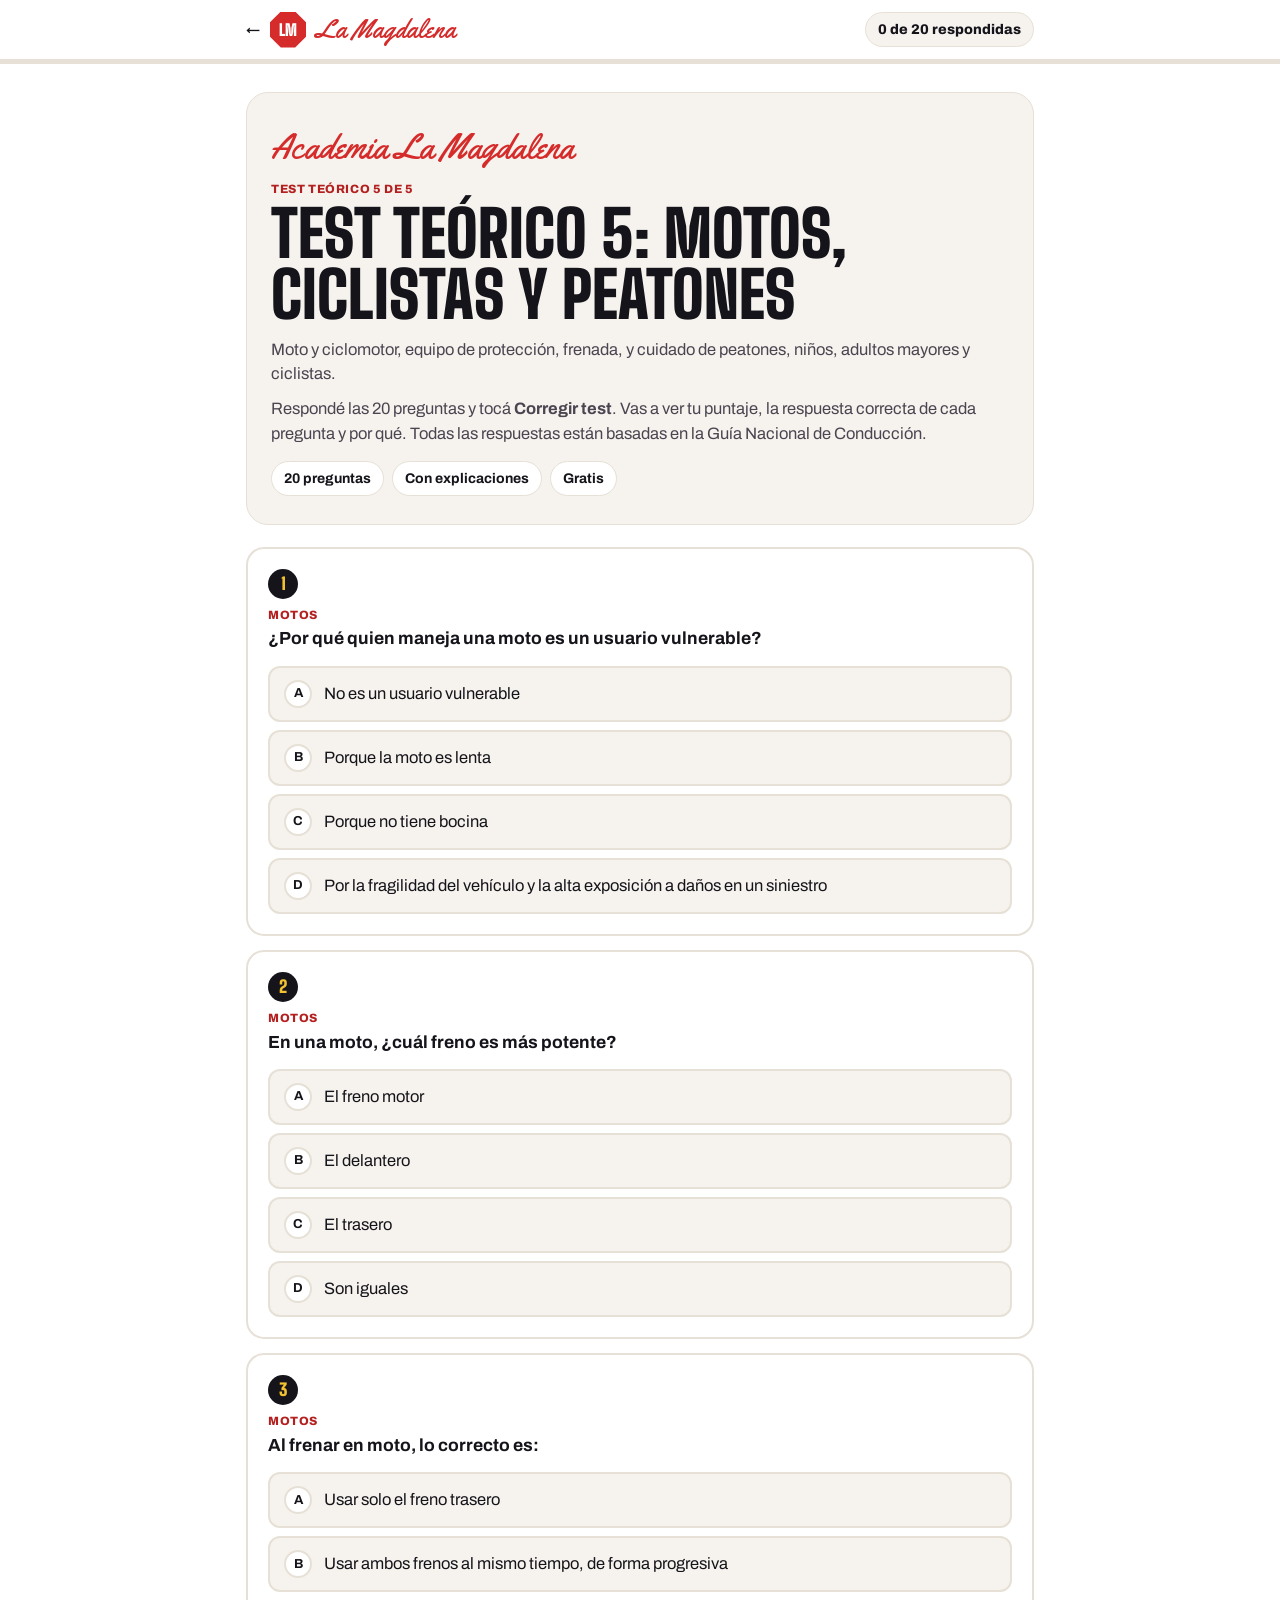
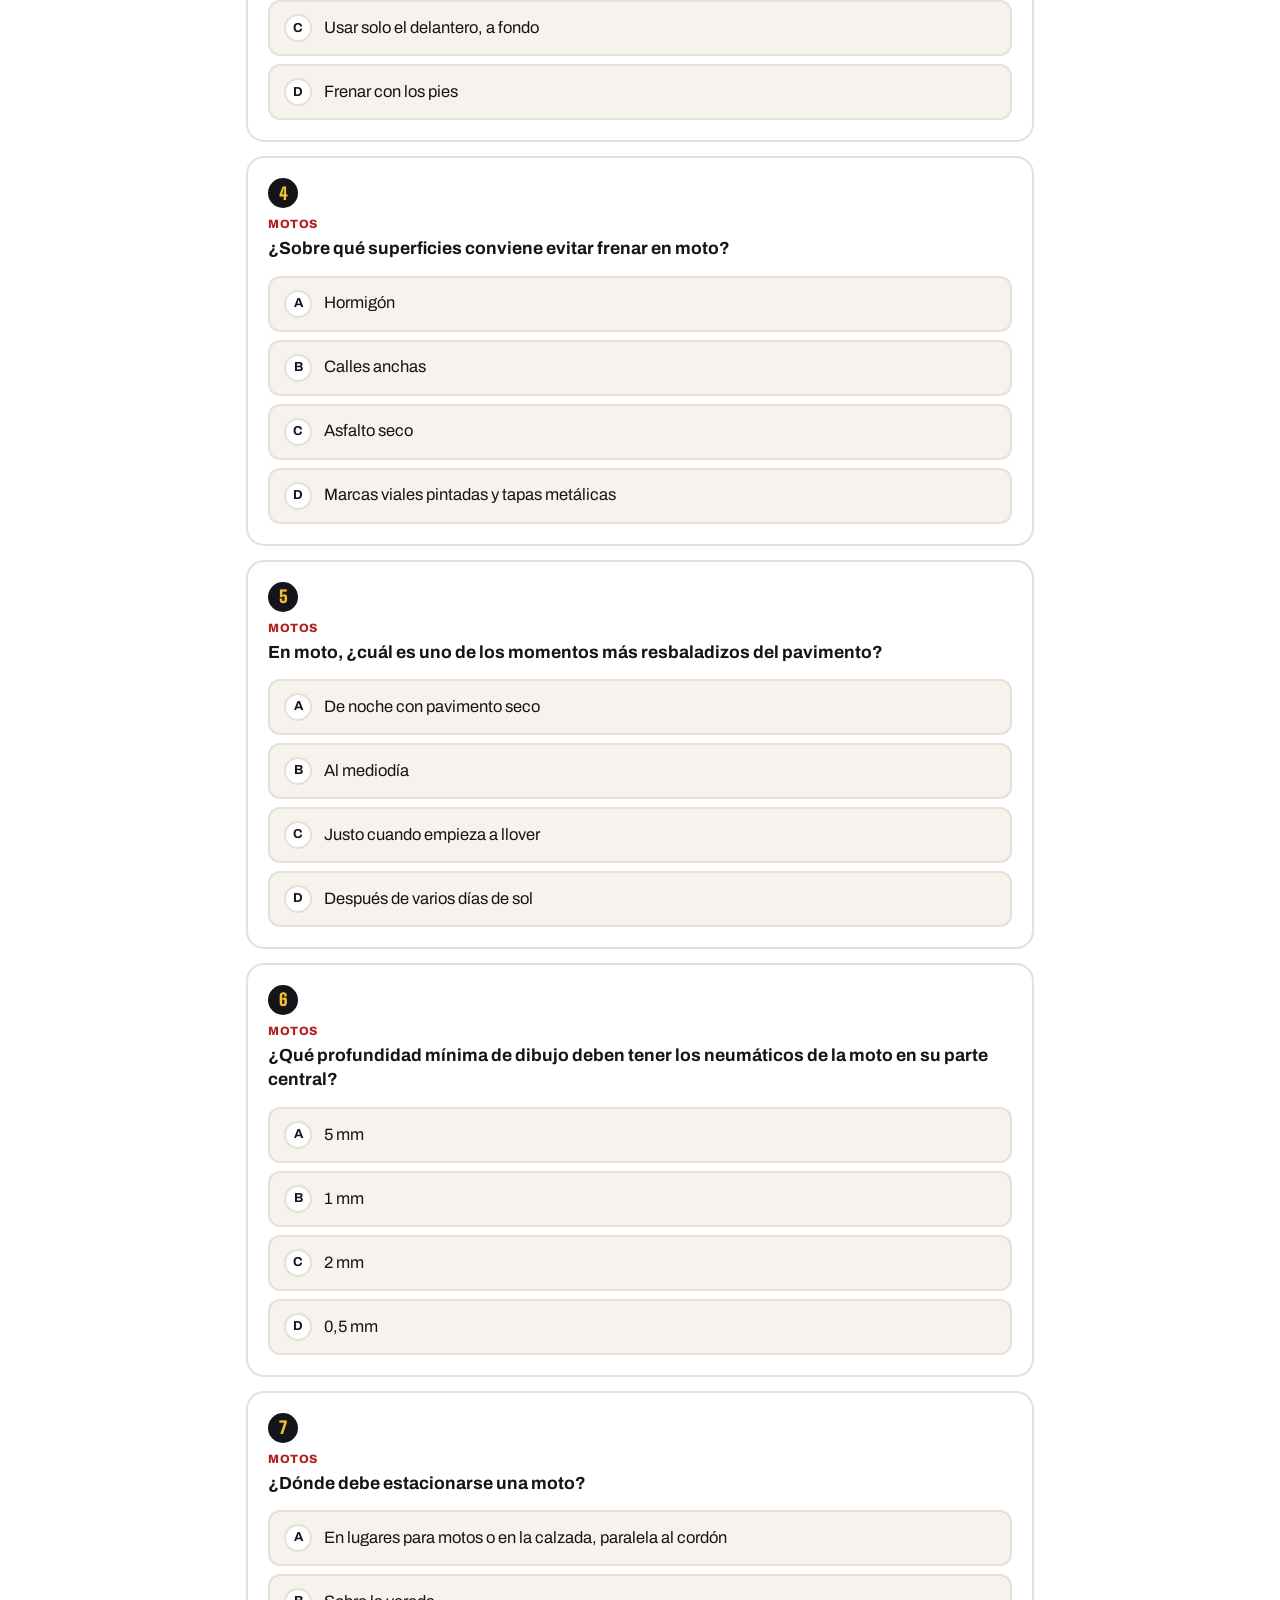
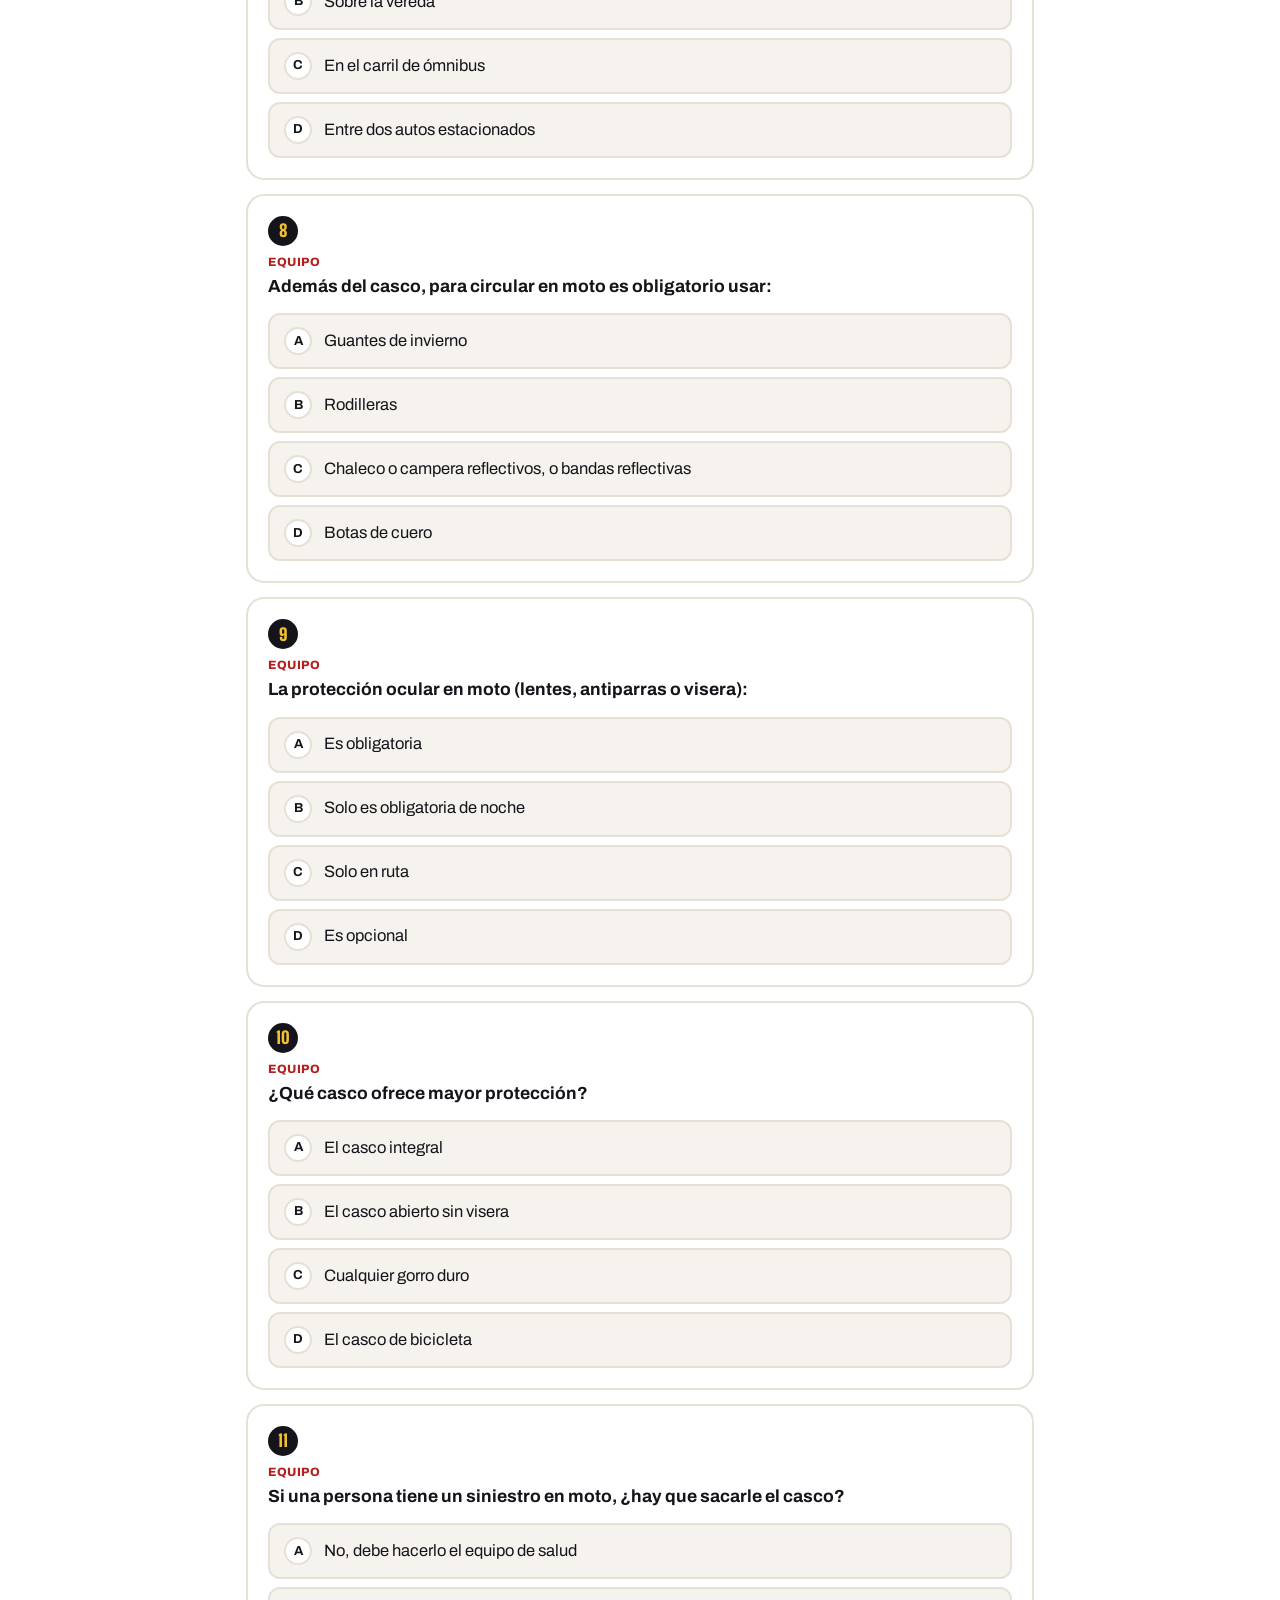
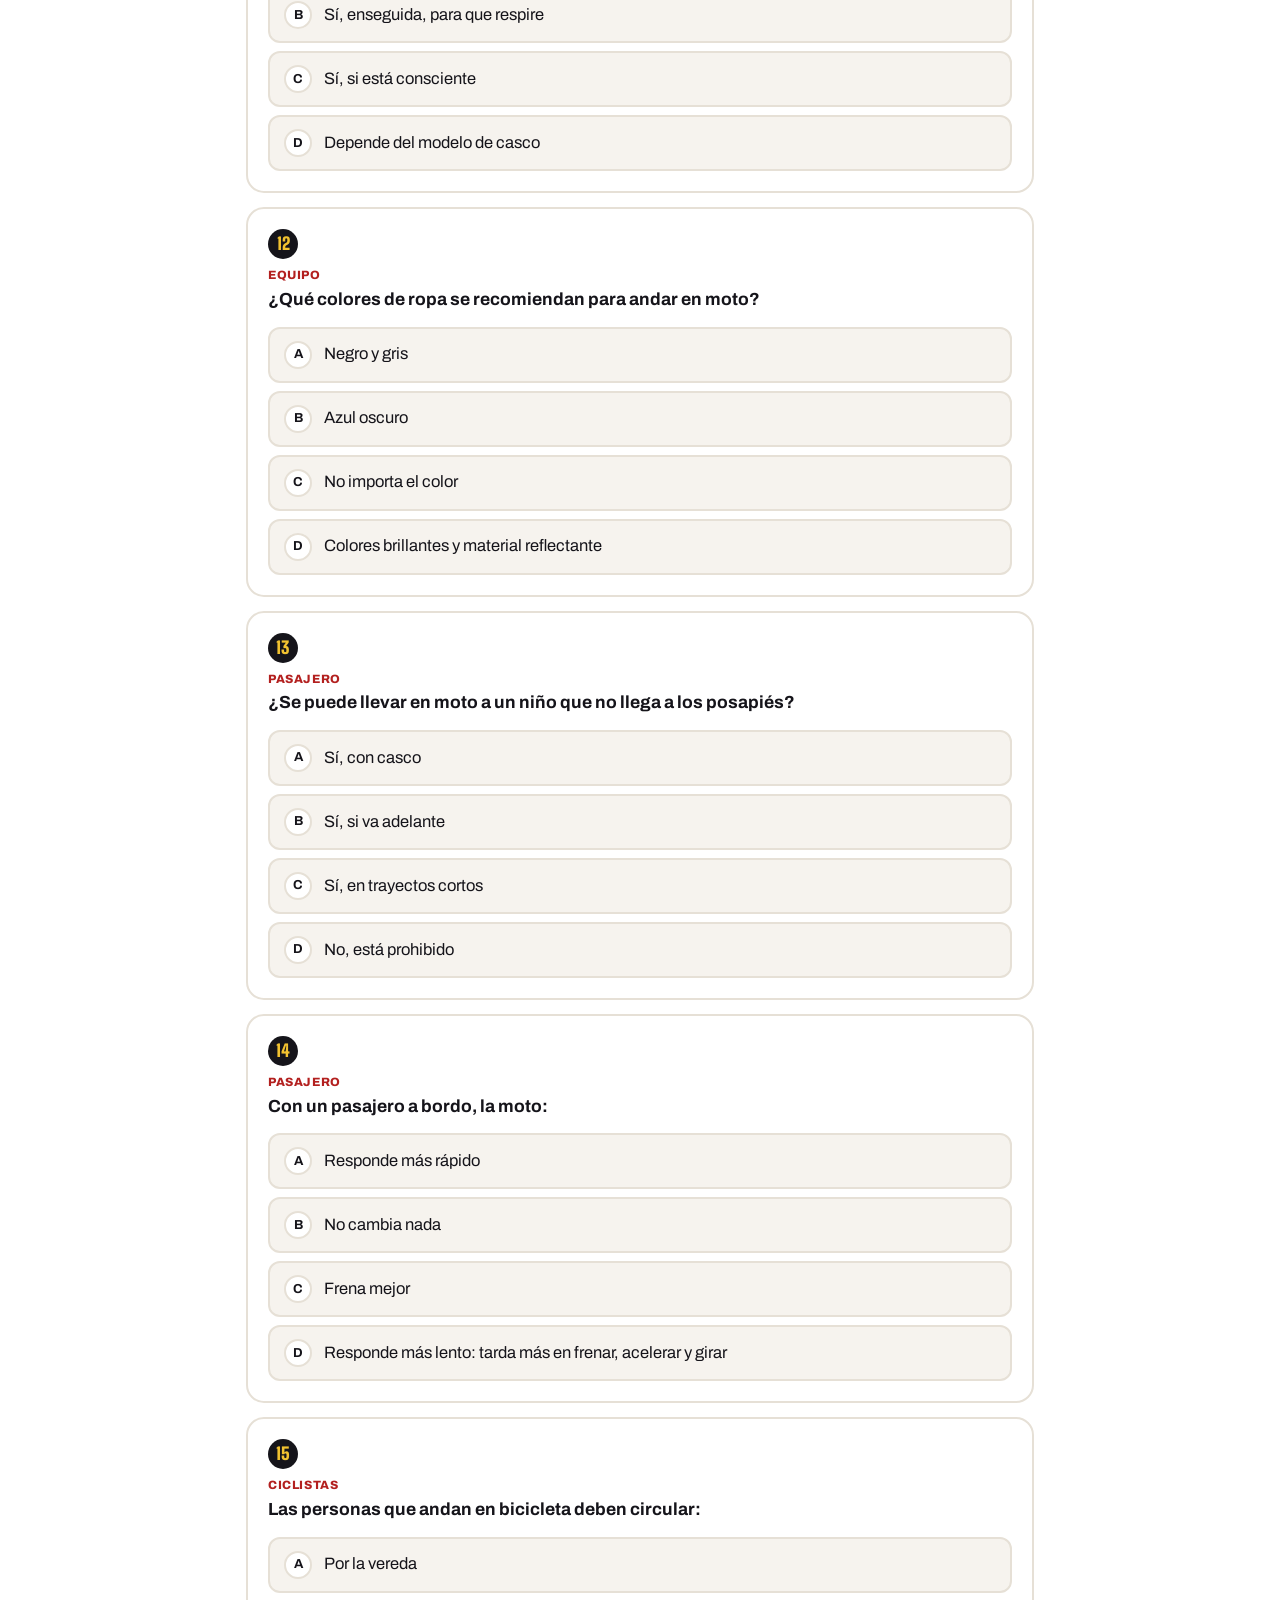
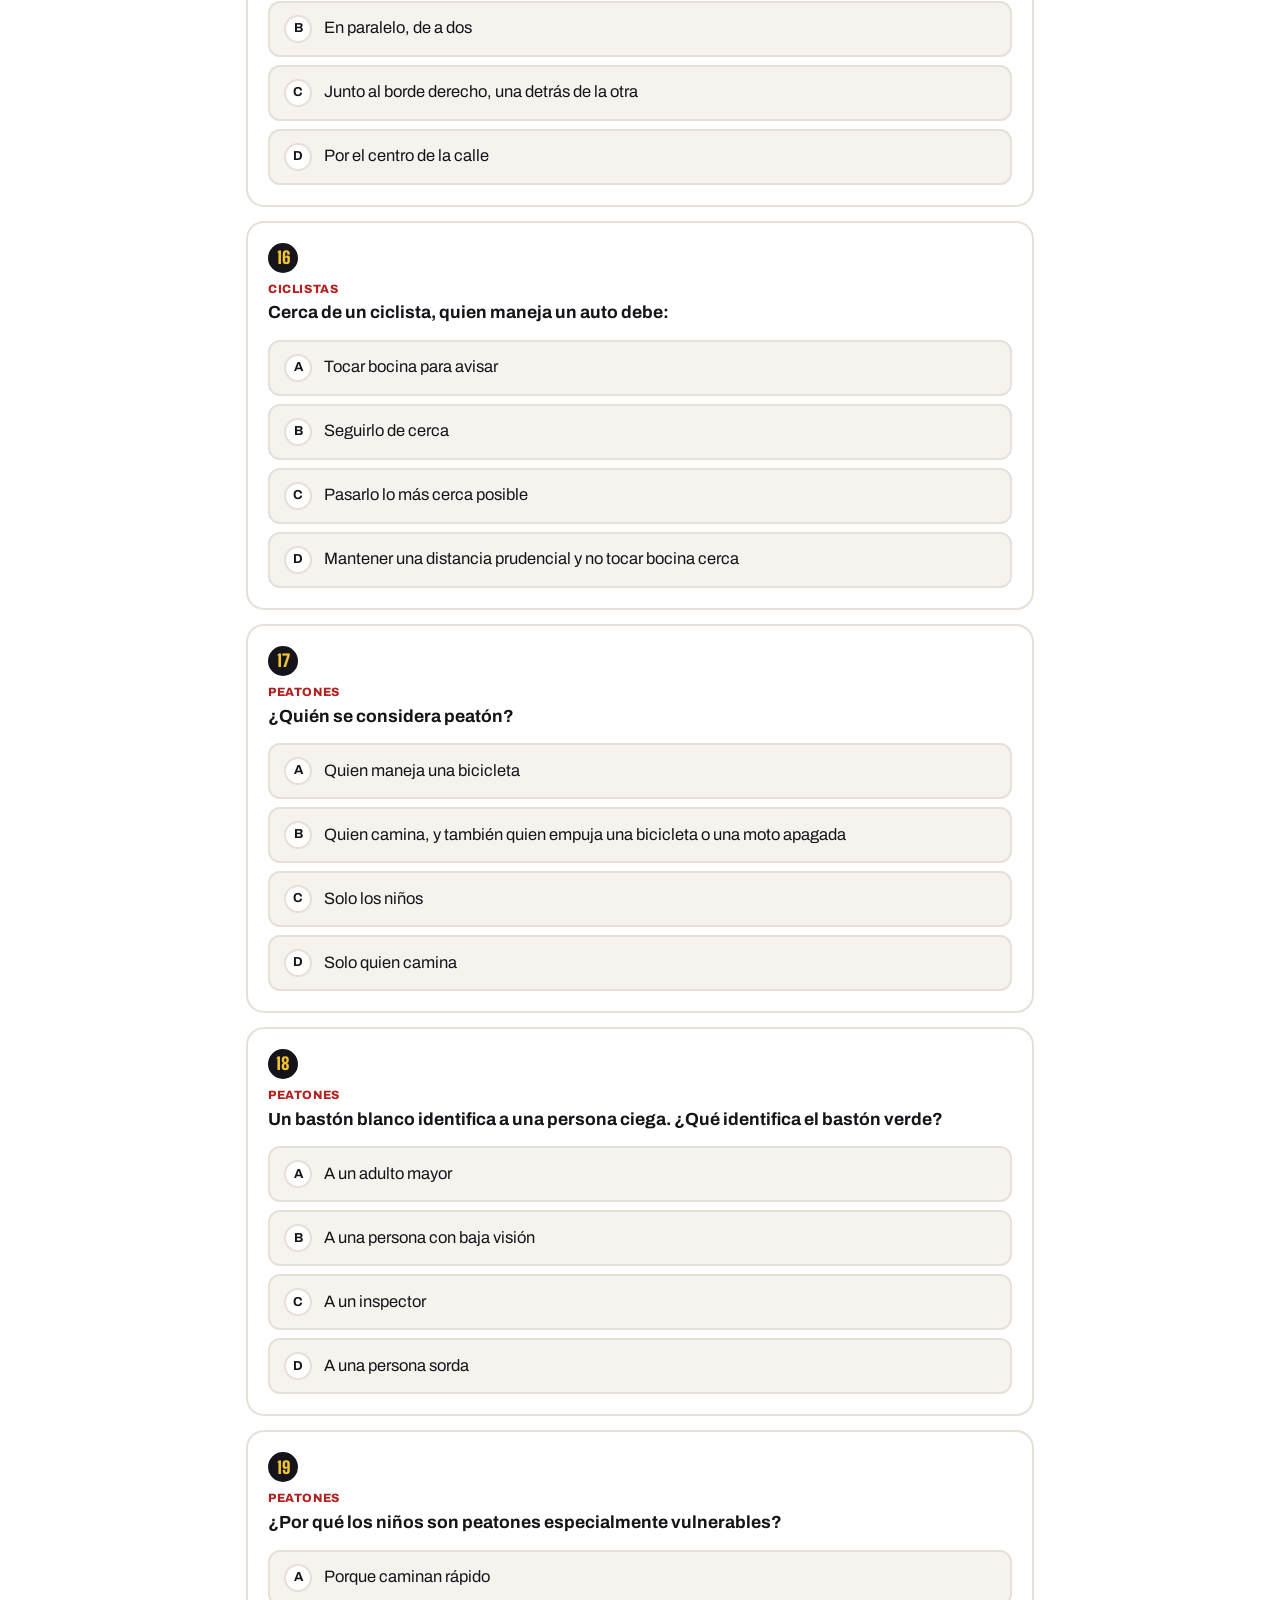
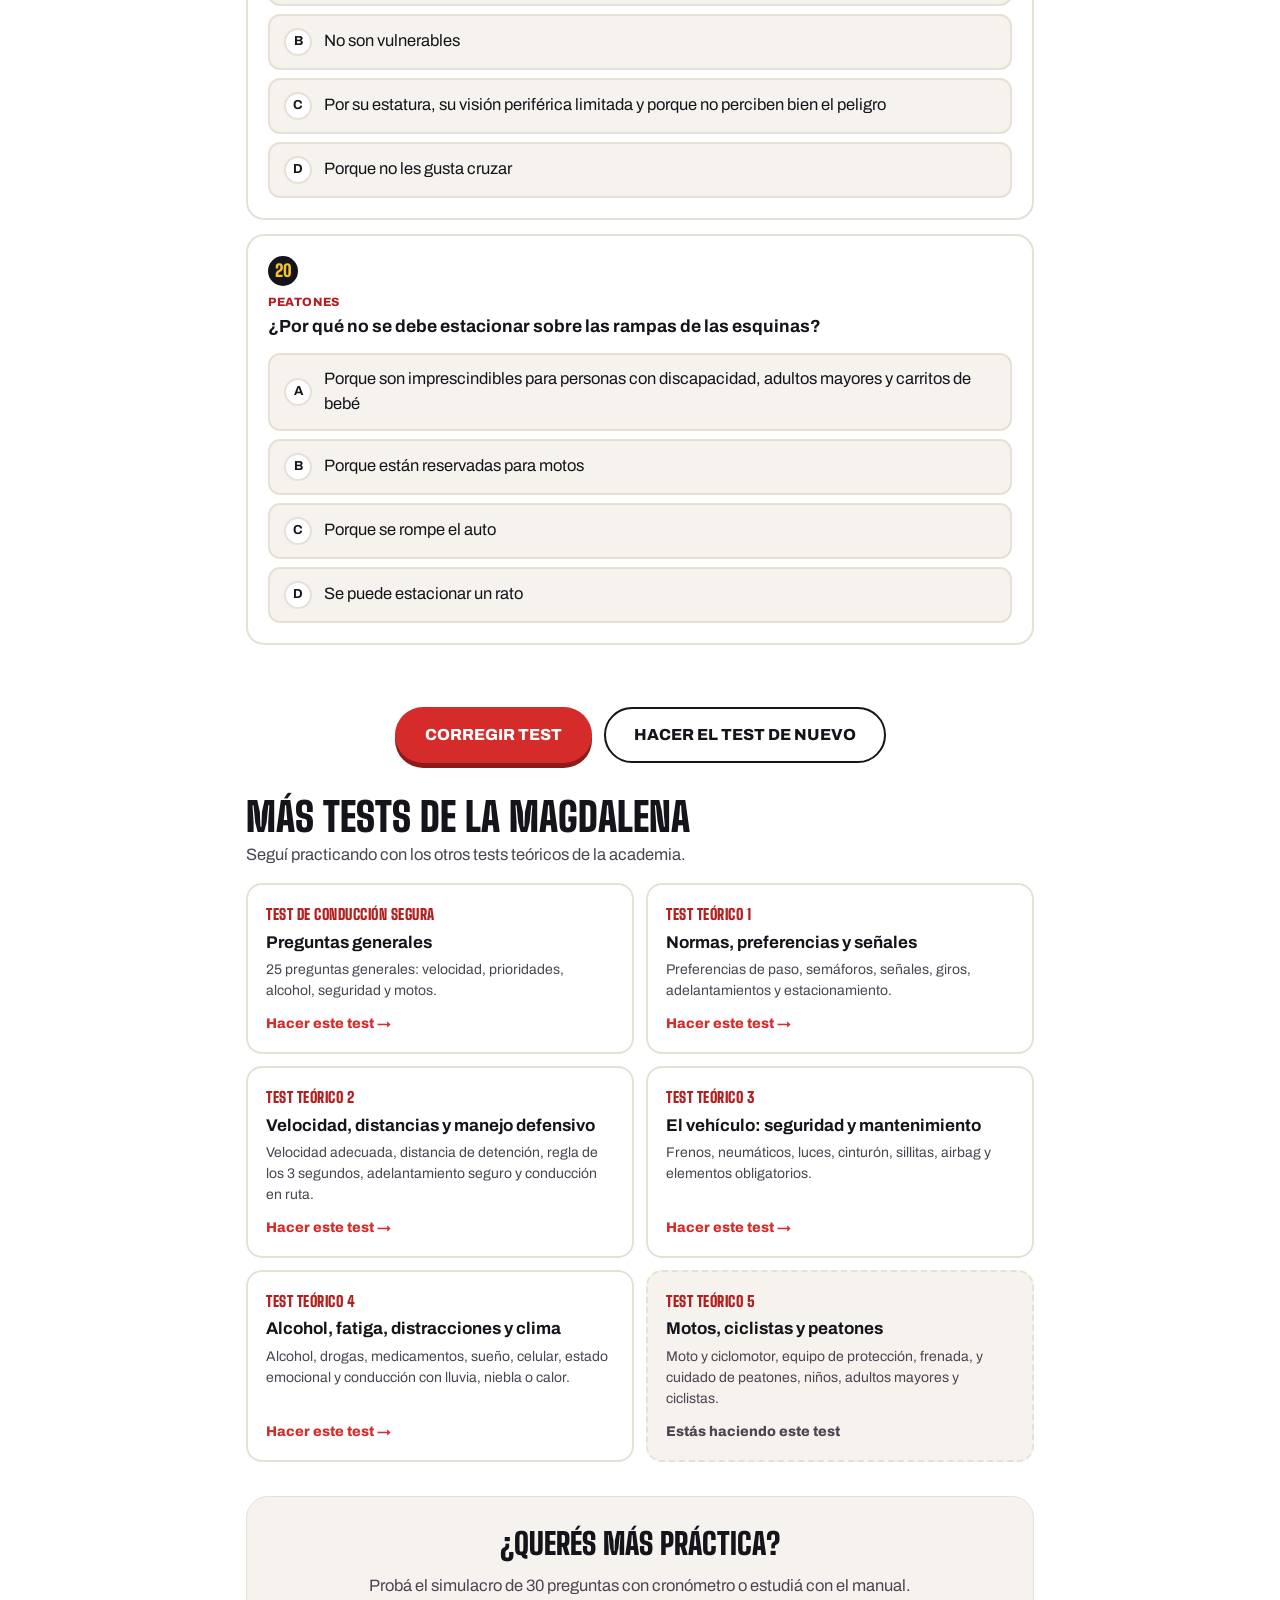
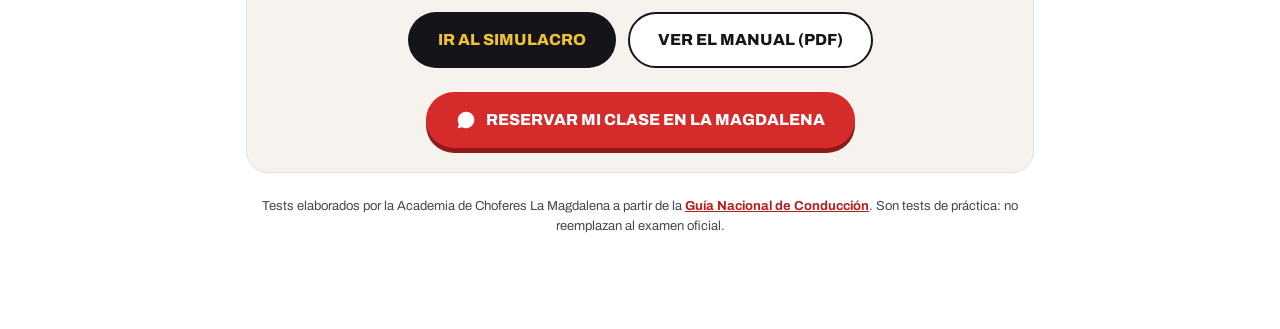
<file: test-teorico-5.html>
<!DOCTYPE html>
<html lang="es-UY">
<head>
<meta charset="UTF-8">
<meta name="viewport" content="width=device-width, initial-scale=1.0, viewport-fit=cover">
<title>Test teórico 5: Motos, ciclistas y peatones | Academia de Choferes La Magdalena</title>
<meta name="description" content="Test teórico 5: Motos, ciclistas y peatones: 20 preguntas gratis con corrección y explicaciones. Moto y ciclomotor, equipo de protección, frenada, y cuidado de peatones, niños, adultos mayores y ciclistas. Academia de Choferes La Magdalena.">
<meta name="theme-color" content="#FFFFFF">
<link rel="canonical" href="https://academia-la-magdalena.vercel.app/test-teorico-5.html">
<meta property="og:type" content="website">
<meta property="og:locale" content="es_UY">
<meta property="og:site_name" content="Academia de Choferes La Magdalena">
<meta property="og:title" content="Test teórico 5: Motos, ciclistas y peatones | La Magdalena">
<meta property="og:description" content="20 preguntas con corrección y explicaciones. Gratis, desde tu celular.">
<meta property="og:url" content="https://academia-la-magdalena.vercel.app/test-teorico-5.html">
<meta property="og:image" content="https://academia-la-magdalena.vercel.app/assets/images/og-la-magdalena.jpg">
<meta name="twitter:card" content="summary_large_image">
<link rel="icon" type="image/png" href="assets/images/icono.png">
<link rel="preconnect" href="https://fonts.googleapis.com">
<link rel="preconnect" href="https://fonts.gstatic.com" crossorigin>
<link href="https://fonts.googleapis.com/css2?family=Big+Shoulders+Display:wght@800;900&family=Archivo:wght@400;500;600;700;800&family=Yellowtail&display=swap" rel="stylesheet">
<style>
:root{--asfalto:#15141A;--rojo:#D52B2B;--rojo-osc:#B3201F;--rojo-sombra:#8E1A1A;--amarillo:#F2C230;--fondo:#F6F3EE;--borde:#E6E0D6;--suave:#4A4550;--verde:#1a8a4f;--verde-bg:#e6f6ec;--rojo-bg:#fdeaea;
  --display:'Big Shoulders Display','Arial Narrow',Impact,sans-serif;--cuerpo:'Archivo','Helvetica Neue',Arial,sans-serif;--script:'Yellowtail',cursive;
  --octo:polygon(30% 0,70% 0,100% 30%,100% 70%,70% 100%,30% 100%,0 70%,0 30%)}
*,*::before,*::after{box-sizing:border-box}
html{scroll-behavior:smooth;scroll-padding-top:90px}
body{margin:0;background:#fff;color:var(--asfalto);font-family:var(--cuerpo);font-size:16.5px;line-height:1.5}
:focus-visible{outline:3px solid var(--rojo);outline-offset:3px}
.barra{position:sticky;top:0;z-index:10;background:rgba(255,255,255,.96);border-bottom:1px solid var(--borde);backdrop-filter:blur(8px)}
.barra-in{max-width:820px;margin:0 auto;padding:10px 16px;display:flex;align-items:center;justify-content:space-between;gap:12px}
.marca{display:flex;align-items:center;gap:10px;text-decoration:none;color:var(--asfalto);font-weight:700;font-size:14px}
.octo{width:36px;height:36px;background:var(--rojo);clip-path:var(--octo);display:flex;align-items:center;justify-content:center;font-family:var(--display);font-weight:900;color:#fff;font-size:16px}
.marca .script{font-family:var(--script);font-size:26px;color:var(--rojo);font-weight:400;white-space:nowrap}
.progreso{flex-shrink:1;min-width:0;overflow:hidden;text-overflow:ellipsis;font-weight:800;font-size:14px;background:var(--fondo);border:1px solid var(--borde);border-radius:999px;padding:6px 12px;white-space:nowrap}
.barra-prog{height:4px;background:var(--borde)}
.barra-prog i{display:block;height:100%;width:0;background:linear-gradient(90deg,var(--rojo),var(--amarillo));transition:width .3s ease}
main{max-width:820px;margin:0 auto;padding:28px 16px 80px}
.intro{background:var(--fondo);border:1px solid var(--borde);border-radius:22px;padding:28px 24px;margin-bottom:22px}
.intro .script{font-family:var(--script);font-size:34px;color:var(--rojo)}
h1{font-family:var(--display);font-weight:900;text-transform:uppercase;font-size:clamp(40px,8vw,64px);line-height:.95;margin:6px 0 12px}
.intro p{margin:0 0 10px;color:var(--suave)}
.chips{display:flex;flex-wrap:wrap;gap:8px;margin-top:14px}
.chips span{background:#fff;border:1px solid var(--borde);border-radius:999px;padding:6px 12px;font-size:14px;font-weight:700}
.preg{border:2px solid var(--borde);border-radius:18px;padding:20px;margin:0 0 14px;background:#fff;transition:border-color .2s ease,background-color .2s ease}
.preg legend{float:left;width:100%;padding:0;margin-bottom:14px;font-weight:700;font-size:17.5px;line-height:1.4}
.preg legend+*{clear:both}
.num{display:inline-flex;width:30px;height:30px;border-radius:999px;background:var(--asfalto);color:var(--amarillo);font-family:var(--display);font-weight:900;font-size:17px;align-items:center;justify-content:center;margin-right:10px;vertical-align:middle}
.cat{display:block;font-size:12px;font-weight:800;color:var(--rojo-osc);text-transform:uppercase;letter-spacing:.6px;margin:8px 0 4px}
.ops{display:flex;flex-direction:column;gap:8px}
.op{display:flex;align-items:center;gap:12px;padding:12px 14px;border:2px solid var(--borde);border-radius:12px;background:var(--fondo);cursor:pointer;transition:border-color .15s ease,background-color .15s ease;min-height:52px}
.op:hover{border-color:var(--asfalto)}
.op input{position:absolute;opacity:0;width:1px;height:1px}
.op b{width:28px;height:28px;flex:none;border-radius:999px;border:2px solid var(--borde);background:#fff;display:flex;align-items:center;justify-content:center;font-size:13px}
.op:has(input:checked){border-color:var(--rojo);background:#fff}
.op:has(input:checked) b{background:var(--rojo);border-color:var(--rojo);color:#fff}
.op:has(input:focus-visible){outline:3px solid var(--rojo);outline-offset:2px}
.corregido .op{cursor:default}
.op.ok{border-color:var(--verde)!important;background:var(--verde-bg)!important}
.op.ok b{background:var(--verde)!important;border-color:var(--verde)!important;color:#fff!important}
.op.mal{border-color:#c0262b!important;background:var(--rojo-bg)!important}
.preg.bien{border-color:var(--verde)}
.preg.error,.preg.vacia{border-color:#c0262b}
.exp{margin:14px 0 0;padding:12px 14px;border-radius:12px;background:var(--fondo);font-size:15px;color:var(--suave)}
.bien .veredicto{color:var(--verde)}.error .veredicto,.vacia .veredicto{color:#c0262b}
.btn{display:inline-flex;align-items:center;justify-content:center;gap:10px;min-height:56px;padding:0 28px;border-radius:999px;border:2px solid transparent;font:inherit;font-weight:800;font-size:16px;text-transform:uppercase;text-decoration:none;cursor:pointer;transition:transform .15s ease}
.btn:hover{transform:translateY(-2px)}
.btn-rojo{background:var(--rojo);color:#fff;box-shadow:0 5px 0 var(--rojo-sombra)}
.btn-negro{background:var(--asfalto);color:var(--amarillo)}
.btn-borde{border-color:var(--asfalto);color:var(--asfalto);background:#fff}
.acciones{display:flex;flex-wrap:wrap;gap:12px;justify-content:center;margin-top:24px}
.aviso{text-align:center;color:#c0262b;font-weight:700;min-height:24px;margin-top:12px}
.resultado{border-radius:22px;padding:28px 24px;margin-bottom:22px;text-align:center;border:3px solid var(--verde);background:var(--verde-bg)}
.resultado.bajo{border-color:#c0262b;background:var(--rojo-bg)}
.resultado .nota{font-family:var(--display);font-weight:900;font-size:72px;line-height:1}
.resultado .nota small{font-size:32px}
.resultado h2{font-family:var(--display);font-weight:900;text-transform:uppercase;font-size:32px;margin:6px 0 8px}
.resultado p{margin:0 auto 6px;max-width:520px;color:var(--suave)}
.mas{margin-top:34px;background:var(--fondo);border:1px solid var(--borde);border-radius:22px;padding:24px;text-align:center}
.mas h2{font-family:var(--display);font-weight:900;text-transform:uppercase;font-size:30px;margin:0 0 8px}
.mas p{margin:0 0 14px;color:var(--suave)}
.fuente{font-size:13px;color:var(--suave);text-align:center;margin-top:24px}
.fuente a{color:var(--rojo-osc);font-weight:700}
@media (max-width:380px){.marca>span:first-child{display:none}.marca .script{font-size:19px}.progreso{font-size:12px;padding:5px 9px}.octo{width:30px;height:30px;font-size:13px}.barra-in{gap:8px}}
@media (max-width:600px){.marca .txt{display:none}.preg{padding:16px}.btn{width:100%}.marca .script{font-size:23px}}
@media (prefers-reduced-motion:reduce){*{transition:none!important}html{scroll-behavior:auto}}
</style>
<style>
.mas-tests{margin-top:34px}
.mas-tests h2{font-family:var(--display);font-weight:900;text-transform:uppercase;font-size:clamp(30px,6vw,40px);line-height:1;margin:0 0 6px}
.mas-tests>p{margin:0 0 16px;color:var(--suave)}
.grilla-tests{display:grid;grid-template-columns:repeat(2,minmax(0,1fr));gap:12px;list-style:none;margin:0;padding:0}
.tarj-test{display:flex;flex-direction:column;gap:6px;height:100%;padding:18px;border:2px solid var(--borde);border-radius:16px;background:#fff;color:var(--asfalto);text-decoration:none;transition:border-color .15s ease,transform .15s ease}
a.tarj-test:hover{border-color:var(--rojo);transform:translateY(-2px)}
.tarj-test .n{font-family:var(--display);font-weight:900;font-size:15px;letter-spacing:.5px;text-transform:uppercase;color:var(--rojo-osc)}
.tarj-test strong{font-size:17px;line-height:1.25}
.tarj-test span.d{font-size:14px;color:var(--suave)}
.tarj-test .ir{margin-top:auto;padding-top:6px;font-weight:800;font-size:14px;color:var(--rojo)}
.tarj-test.actual{background:var(--fondo);border-style:dashed}
.tarj-test.actual .ir{color:var(--suave)}
@media (max-width:600px){.grilla-tests{grid-template-columns:minmax(0,1fr)}}
</style>
</head>
<body>
<header class="barra">
  <div class="barra-in">
    <a href="index.html#teorico" class="marca" aria-label="Volver a la Academia de Choferes La Magdalena"><span aria-hidden="true">←</span><span class="octo" aria-hidden="true">LM</span><span class="script">La Magdalena</span></a>
    <span class="progreso" id="progreso" aria-live="polite">0 de 20 respondidas</span>
  </div>
  <div class="barra-prog" aria-hidden="true"><i id="barra"></i></div>
</header>
<main>
  <section class="intro">
    <span class="script">Academia La Magdalena</span>
    <span class="cat" style="margin-top:8px">Test teórico 5 de 5</span>
    <h1>Test teórico 5: Motos, ciclistas y peatones</h1>
    <p>Moto y ciclomotor, equipo de protección, frenada, y cuidado de peatones, niños, adultos mayores y ciclistas.</p>
    <p>Respondé las 20 preguntas y tocá <strong>Corregir test</strong>. Vas a ver tu puntaje, la respuesta correcta de cada pregunta y por qué. Todas las respuestas están basadas en la Guía Nacional de Conducción.</p>
    <div class="chips"><span>20 preguntas</span><span>Con explicaciones</span><span>Gratis</span></div>
  </section>

  <div id="resultado" hidden></div>

  <form id="test" novalidate>
      <fieldset class="preg" id="p0" data-r="3">
        <legend><span class="num">1</span><span class="cat">Motos</span>¿Por qué quien maneja una moto es un usuario vulnerable?</legend>
        <div class="ops">
          <label class="op"><input type="radio" name="p0" value="0"><b>A</b><span>No es un usuario vulnerable</span></label>
          <label class="op"><input type="radio" name="p0" value="1"><b>B</b><span>Porque la moto es lenta</span></label>
          <label class="op"><input type="radio" name="p0" value="2"><b>C</b><span>Porque no tiene bocina</span></label>
          <label class="op"><input type="radio" name="p0" value="3"><b>D</b><span>Por la fragilidad del vehículo y la alta exposición a daños en un siniestro</span></label>
        </div>
        <p class="exp" hidden><strong class="veredicto"></strong> La moto no tiene carrocería: por eso quien la conduce es un usuario vulnerable, muy expuesto a daños graves.</p>
      </fieldset>
      <fieldset class="preg" id="p1" data-r="1">
        <legend><span class="num">2</span><span class="cat">Motos</span>En una moto, ¿cuál freno es más potente?</legend>
        <div class="ops">
          <label class="op"><input type="radio" name="p1" value="0"><b>A</b><span>El freno motor</span></label>
          <label class="op"><input type="radio" name="p1" value="1"><b>B</b><span>El delantero</span></label>
          <label class="op"><input type="radio" name="p1" value="2"><b>C</b><span>El trasero</span></label>
          <label class="op"><input type="radio" name="p1" value="3"><b>D</b><span>Son iguales</span></label>
        </div>
        <p class="exp" hidden><strong class="veredicto"></strong> El freno delantero es más potente y puede dar al menos tres cuartos de la potencia total de frenado.</p>
      </fieldset>
      <fieldset class="preg" id="p2" data-r="1">
        <legend><span class="num">3</span><span class="cat">Motos</span>Al frenar en moto, lo correcto es:</legend>
        <div class="ops">
          <label class="op"><input type="radio" name="p2" value="0"><b>A</b><span>Usar solo el freno trasero</span></label>
          <label class="op"><input type="radio" name="p2" value="1"><b>B</b><span>Usar ambos frenos al mismo tiempo, de forma progresiva</span></label>
          <label class="op"><input type="radio" name="p2" value="2"><b>C</b><span>Usar solo el delantero, a fondo</span></label>
          <label class="op"><input type="radio" name="p2" value="3"><b>D</b><span>Frenar con los pies</span></label>
        </div>
        <p class="exp" hidden><strong class="veredicto"></strong> Hay que usar ambos frenos siempre que se reduzca la velocidad, en forma progresiva y nunca bruscamente.</p>
      </fieldset>
      <fieldset class="preg" id="p3" data-r="3">
        <legend><span class="num">4</span><span class="cat">Motos</span>¿Sobre qué superficies conviene evitar frenar en moto?</legend>
        <div class="ops">
          <label class="op"><input type="radio" name="p3" value="0"><b>A</b><span>Hormigón</span></label>
          <label class="op"><input type="radio" name="p3" value="1"><b>B</b><span>Calles anchas</span></label>
          <label class="op"><input type="radio" name="p3" value="2"><b>C</b><span>Asfalto seco</span></label>
          <label class="op"><input type="radio" name="p3" value="3"><b>D</b><span>Marcas viales pintadas y tapas metálicas</span></label>
        </div>
        <p class="exp" hidden><strong class="veredicto"></strong> Hay que evitar frenar sobre las marcas viales o tapas metálicas, sobre todo si están mojadas.</p>
      </fieldset>
      <fieldset class="preg" id="p4" data-r="2">
        <legend><span class="num">5</span><span class="cat">Motos</span>En moto, ¿cuál es uno de los momentos más resbaladizos del pavimento?</legend>
        <div class="ops">
          <label class="op"><input type="radio" name="p4" value="0"><b>A</b><span>De noche con pavimento seco</span></label>
          <label class="op"><input type="radio" name="p4" value="1"><b>B</b><span>Al mediodía</span></label>
          <label class="op"><input type="radio" name="p4" value="2"><b>C</b><span>Justo cuando empieza a llover</span></label>
          <label class="op"><input type="radio" name="p4" value="3"><b>D</b><span>Después de varios días de sol</span></label>
        </div>
        <p class="exp" hidden><strong class="veredicto"></strong> El pavimento mojado es más peligroso justo cuando empieza a llover, antes de que la lluvia lave el aceite del camino.</p>
      </fieldset>
      <fieldset class="preg" id="p5" data-r="2">
        <legend><span class="num">6</span><span class="cat">Motos</span>¿Qué profundidad mínima de dibujo deben tener los neumáticos de la moto en su parte central?</legend>
        <div class="ops">
          <label class="op"><input type="radio" name="p5" value="0"><b>A</b><span>5 mm</span></label>
          <label class="op"><input type="radio" name="p5" value="1"><b>B</b><span>1 mm</span></label>
          <label class="op"><input type="radio" name="p5" value="2"><b>C</b><span>2 mm</span></label>
          <label class="op"><input type="radio" name="p5" value="3"><b>D</b><span>0,5 mm</span></label>
        </div>
        <p class="exp" hidden><strong class="veredicto"></strong> El dibujo de la banda de rodamiento debe tener como mínimo dos milímetros en su parte central.</p>
      </fieldset>
      <fieldset class="preg" id="p6" data-r="0">
        <legend><span class="num">7</span><span class="cat">Motos</span>¿Dónde debe estacionarse una moto?</legend>
        <div class="ops">
          <label class="op"><input type="radio" name="p6" value="0"><b>A</b><span>En lugares para motos o en la calzada, paralela al cordón</span></label>
          <label class="op"><input type="radio" name="p6" value="1"><b>B</b><span>Sobre la vereda</span></label>
          <label class="op"><input type="radio" name="p6" value="2"><b>C</b><span>En el carril de ómnibus</span></label>
          <label class="op"><input type="radio" name="p6" value="3"><b>D</b><span>Entre dos autos estacionados</span></label>
        </div>
        <p class="exp" hidden><strong class="veredicto"></strong> No se estaciona en la vereda. Se usan lugares reservados para motos o, si no hay, la calzada, en paralelo al cordón.</p>
      </fieldset>
      <fieldset class="preg" id="p7" data-r="2">
        <legend><span class="num">8</span><span class="cat">Equipo</span>Además del casco, para circular en moto es obligatorio usar:</legend>
        <div class="ops">
          <label class="op"><input type="radio" name="p7" value="0"><b>A</b><span>Guantes de invierno</span></label>
          <label class="op"><input type="radio" name="p7" value="1"><b>B</b><span>Rodilleras</span></label>
          <label class="op"><input type="radio" name="p7" value="2"><b>C</b><span>Chaleco o campera reflectivos, o bandas reflectivas</span></label>
          <label class="op"><input type="radio" name="p7" value="3"><b>D</b><span>Botas de cuero</span></label>
        </div>
        <p class="exp" hidden><strong class="veredicto"></strong> La Ley 19.061 obliga a conductores y acompañantes de motos a usar chaleco o campera reflectivos, o bandas reflectivas.</p>
      </fieldset>
      <fieldset class="preg" id="p8" data-r="0">
        <legend><span class="num">9</span><span class="cat">Equipo</span>La protección ocular en moto (lentes, antiparras o visera):</legend>
        <div class="ops">
          <label class="op"><input type="radio" name="p8" value="0"><b>A</b><span>Es obligatoria</span></label>
          <label class="op"><input type="radio" name="p8" value="1"><b>B</b><span>Solo es obligatoria de noche</span></label>
          <label class="op"><input type="radio" name="p8" value="2"><b>C</b><span>Solo en ruta</span></label>
          <label class="op"><input type="radio" name="p8" value="3"><b>D</b><span>Es opcional</span></label>
        </div>
        <p class="exp" hidden><strong class="veredicto"></strong> El uso de protección ocular es obligatorio, para proteger los ojos del viento, insectos y otros.</p>
      </fieldset>
      <fieldset class="preg" id="p9" data-r="0">
        <legend><span class="num">10</span><span class="cat">Equipo</span>¿Qué casco ofrece mayor protección?</legend>
        <div class="ops">
          <label class="op"><input type="radio" name="p9" value="0"><b>A</b><span>El casco integral</span></label>
          <label class="op"><input type="radio" name="p9" value="1"><b>B</b><span>El casco abierto sin visera</span></label>
          <label class="op"><input type="radio" name="p9" value="2"><b>C</b><span>Cualquier gorro duro</span></label>
          <label class="op"><input type="radio" name="p9" value="3"><b>D</b><span>El casco de bicicleta</span></label>
        </div>
        <p class="exp" hidden><strong class="veredicto"></strong> El casco integral es una de las mejores opciones: da mayor protección maxilar y facial, y su visera protege los ojos.</p>
      </fieldset>
      <fieldset class="preg" id="p10" data-r="0">
        <legend><span class="num">11</span><span class="cat">Equipo</span>Si una persona tiene un siniestro en moto, ¿hay que sacarle el casco?</legend>
        <div class="ops">
          <label class="op"><input type="radio" name="p10" value="0"><b>A</b><span>No, debe hacerlo el equipo de salud</span></label>
          <label class="op"><input type="radio" name="p10" value="1"><b>B</b><span>Sí, enseguida, para que respire</span></label>
          <label class="op"><input type="radio" name="p10" value="2"><b>C</b><span>Sí, si está consciente</span></label>
          <label class="op"><input type="radio" name="p10" value="3"><b>D</b><span>Depende del modelo de casco</span></label>
        </div>
        <p class="exp" hidden><strong class="veredicto"></strong> No hay que quitarle el casco a un motociclista siniestrado: puede causarle lesiones graves. Lo hace el equipo de salud.</p>
      </fieldset>
      <fieldset class="preg" id="p11" data-r="3">
        <legend><span class="num">12</span><span class="cat">Equipo</span>¿Qué colores de ropa se recomiendan para andar en moto?</legend>
        <div class="ops">
          <label class="op"><input type="radio" name="p11" value="0"><b>A</b><span>Negro y gris</span></label>
          <label class="op"><input type="radio" name="p11" value="1"><b>B</b><span>Azul oscuro</span></label>
          <label class="op"><input type="radio" name="p11" value="2"><b>C</b><span>No importa el color</span></label>
          <label class="op"><input type="radio" name="p11" value="3"><b>D</b><span>Colores brillantes y material reflectante</span></label>
        </div>
        <p class="exp" hidden><strong class="veredicto"></strong> Los colores brillantes (naranja, rojo, amarillo, verde) y el material reflectante ayudan a que te vean.</p>
      </fieldset>
      <fieldset class="preg" id="p12" data-r="3">
        <legend><span class="num">13</span><span class="cat">Pasajero</span>¿Se puede llevar en moto a un niño que no llega a los posapiés?</legend>
        <div class="ops">
          <label class="op"><input type="radio" name="p12" value="0"><b>A</b><span>Sí, con casco</span></label>
          <label class="op"><input type="radio" name="p12" value="1"><b>B</b><span>Sí, si va adelante</span></label>
          <label class="op"><input type="radio" name="p12" value="2"><b>C</b><span>Sí, en trayectos cortos</span></label>
          <label class="op"><input type="radio" name="p12" value="3"><b>D</b><span>No, está prohibido</span></label>
        </div>
        <p class="exp" hidden><strong class="veredicto"></strong> La Ley 19.061 prohíbe transportar niños o adolescentes que no alcancen los posapiés de la moto.</p>
      </fieldset>
      <fieldset class="preg" id="p13" data-r="3">
        <legend><span class="num">14</span><span class="cat">Pasajero</span>Con un pasajero a bordo, la moto:</legend>
        <div class="ops">
          <label class="op"><input type="radio" name="p13" value="0"><b>A</b><span>Responde más rápido</span></label>
          <label class="op"><input type="radio" name="p13" value="1"><b>B</b><span>No cambia nada</span></label>
          <label class="op"><input type="radio" name="p13" value="2"><b>C</b><span>Frena mejor</span></label>
          <label class="op"><input type="radio" name="p13" value="3"><b>D</b><span>Responde más lento: tarda más en frenar, acelerar y girar</span></label>
        </div>
        <p class="exp" hidden><strong class="veredicto"></strong> Con pasajero, la moto responde más lentamente. Hay que conducir un poco más despacio, sobre todo en curvas.</p>
      </fieldset>
      <fieldset class="preg" id="p14" data-r="2">
        <legend><span class="num">15</span><span class="cat">Ciclistas</span>Las personas que andan en bicicleta deben circular:</legend>
        <div class="ops">
          <label class="op"><input type="radio" name="p14" value="0"><b>A</b><span>Por la vereda</span></label>
          <label class="op"><input type="radio" name="p14" value="1"><b>B</b><span>En paralelo, de a dos</span></label>
          <label class="op"><input type="radio" name="p14" value="2"><b>C</b><span>Junto al borde derecho, una detrás de la otra</span></label>
          <label class="op"><input type="radio" name="p14" value="3"><b>D</b><span>Por el centro de la calle</span></label>
        </div>
        <p class="exp" hidden><strong class="veredicto"></strong> Las bicicletas deben circular junto al borde derecho de la calzada, una detrás de la otra.</p>
      </fieldset>
      <fieldset class="preg" id="p15" data-r="3">
        <legend><span class="num">16</span><span class="cat">Ciclistas</span>Cerca de un ciclista, quien maneja un auto debe:</legend>
        <div class="ops">
          <label class="op"><input type="radio" name="p15" value="0"><b>A</b><span>Tocar bocina para avisar</span></label>
          <label class="op"><input type="radio" name="p15" value="1"><b>B</b><span>Seguirlo de cerca</span></label>
          <label class="op"><input type="radio" name="p15" value="2"><b>C</b><span>Pasarlo lo más cerca posible</span></label>
          <label class="op"><input type="radio" name="p15" value="3"><b>D</b><span>Mantener una distancia prudencial y no tocar bocina cerca</span></label>
        </div>
        <p class="exp" hidden><strong class="veredicto"></strong> Hay que mantener una distancia prudencial y no tocar bocina cerca, porque el ciclista puede asustarse y perder el control.</p>
      </fieldset>
      <fieldset class="preg" id="p16" data-r="1">
        <legend><span class="num">17</span><span class="cat">Peatones</span>¿Quién se considera peatón?</legend>
        <div class="ops">
          <label class="op"><input type="radio" name="p16" value="0"><b>A</b><span>Quien maneja una bicicleta</span></label>
          <label class="op"><input type="radio" name="p16" value="1"><b>B</b><span>Quien camina, y también quien empuja una bicicleta o una moto apagada</span></label>
          <label class="op"><input type="radio" name="p16" value="2"><b>C</b><span>Solo los niños</span></label>
          <label class="op"><input type="radio" name="p16" value="3"><b>D</b><span>Solo quien camina</span></label>
        </div>
        <p class="exp" hidden><strong class="veredicto"></strong> Peatón es quien transita a pie; también se considera peatón a quien empuja una bicicleta o una moto con el motor apagado.</p>
      </fieldset>
      <fieldset class="preg" id="p17" data-r="1">
        <legend><span class="num">18</span><span class="cat">Peatones</span>Un bastón blanco identifica a una persona ciega. ¿Qué identifica el bastón verde?</legend>
        <div class="ops">
          <label class="op"><input type="radio" name="p17" value="0"><b>A</b><span>A un adulto mayor</span></label>
          <label class="op"><input type="radio" name="p17" value="1"><b>B</b><span>A una persona con baja visión</span></label>
          <label class="op"><input type="radio" name="p17" value="2"><b>C</b><span>A un inspector</span></label>
          <label class="op"><input type="radio" name="p17" value="3"><b>D</b><span>A una persona sorda</span></label>
        </div>
        <p class="exp" hidden><strong class="veredicto"></strong> Quien conduce debe distinguir a la persona con baja visión (bastón verde) de la persona sin visión (bastón blanco).</p>
      </fieldset>
      <fieldset class="preg" id="p18" data-r="2">
        <legend><span class="num">19</span><span class="cat">Peatones</span>¿Por qué los niños son peatones especialmente vulnerables?</legend>
        <div class="ops">
          <label class="op"><input type="radio" name="p18" value="0"><b>A</b><span>Porque caminan rápido</span></label>
          <label class="op"><input type="radio" name="p18" value="1"><b>B</b><span>No son vulnerables</span></label>
          <label class="op"><input type="radio" name="p18" value="2"><b>C</b><span>Por su estatura, su visión periférica limitada y porque no perciben bien el peligro</span></label>
          <label class="op"><input type="radio" name="p18" value="3"><b>D</b><span>Porque no les gusta cruzar</span></label>
        </div>
        <p class="exp" hidden><strong class="veredicto"></strong> Por su estatura y forma de percibir el entorno, los niños no evalúan bien el riesgo, se distraen y tienen un campo visual limitado.</p>
      </fieldset>
      <fieldset class="preg" id="p19" data-r="0">
        <legend><span class="num">20</span><span class="cat">Peatones</span>¿Por qué no se debe estacionar sobre las rampas de las esquinas?</legend>
        <div class="ops">
          <label class="op"><input type="radio" name="p19" value="0"><b>A</b><span>Porque son imprescindibles para personas con discapacidad, adultos mayores y carritos de bebé</span></label>
          <label class="op"><input type="radio" name="p19" value="1"><b>B</b><span>Porque están reservadas para motos</span></label>
          <label class="op"><input type="radio" name="p19" value="2"><b>C</b><span>Porque se rompe el auto</span></label>
          <label class="op"><input type="radio" name="p19" value="3"><b>D</b><span>Se puede estacionar un rato</span></label>
        </div>
        <p class="exp" hidden><strong class="veredicto"></strong> Las rampas (rebajes de cordón) son imprescindibles para la accesibilidad de personas con discapacidad, adultos mayores y carritos de bebé.</p>
      </fieldset>
    <p class="aviso" id="aviso" aria-live="polite"></p>
    <div class="acciones">
      <button type="submit" class="btn btn-rojo" id="btn-corregir">Corregir test</button>
      <button type="button" class="btn btn-borde" id="btn-reiniciar" hidden>Hacer el test de nuevo</button>
    </div>
  </form>

  <section class="mas-tests" aria-labelledby="mas-tests-t">
    <h2 id="mas-tests-t">Más tests de La Magdalena</h2>
    <p>Seguí practicando con los otros tests teóricos de la academia.</p>
    <ul class="grilla-tests">
        <li><a class="tarj-test" href="test-conduccion-segura.html"><span class="n">Test de conducción segura</span><strong>Preguntas generales</strong><span class="d">25 preguntas generales: velocidad, prioridades, alcohol, seguridad y motos.</span><span class="ir">Hacer este test →</span></a></li>
        <li><a class="tarj-test" href="test-teorico-1.html"><span class="n">Test teórico 1</span><strong>Normas, preferencias y señales</strong><span class="d">Preferencias de paso, semáforos, señales, giros, adelantamientos y estacionamiento.</span><span class="ir">Hacer este test →</span></a></li>
        <li><a class="tarj-test" href="test-teorico-2.html"><span class="n">Test teórico 2</span><strong>Velocidad, distancias y manejo defensivo</strong><span class="d">Velocidad adecuada, distancia de detención, regla de los 3 segundos, adelantamiento seguro y conducción en ruta.</span><span class="ir">Hacer este test →</span></a></li>
        <li><a class="tarj-test" href="test-teorico-3.html"><span class="n">Test teórico 3</span><strong>El vehículo: seguridad y mantenimiento</strong><span class="d">Frenos, neumáticos, luces, cinturón, sillitas, airbag y elementos obligatorios.</span><span class="ir">Hacer este test →</span></a></li>
        <li><a class="tarj-test" href="test-teorico-4.html"><span class="n">Test teórico 4</span><strong>Alcohol, fatiga, distracciones y clima</strong><span class="d">Alcohol, drogas, medicamentos, sueño, celular, estado emocional y conducción con lluvia, niebla o calor.</span><span class="ir">Hacer este test →</span></a></li>
        <li><div class="tarj-test actual" aria-current="page"><span class="n">Test teórico 5</span><strong>Motos, ciclistas y peatones</strong><span class="d">Moto y ciclomotor, equipo de protección, frenada, y cuidado de peatones, niños, adultos mayores y ciclistas.</span><span class="ir">Estás haciendo este test</span></div></li>
    </ul>
  </section>

  <section class="mas">
    <h2>¿Querés más práctica?</h2>
    <p>Probá el simulacro de 30 preguntas con cronómetro o estudiá con el manual.</p>
    <div class="acciones" style="margin-top:0">
      <a class="btn btn-negro" href="simulacro.html">Ir al simulacro</a>
      <a class="btn btn-borde" href="assets/docs/guia-nacional-de-conduccion.pdf" target="_blank" rel="noopener">Ver el manual (PDF)</a>
    </div>
    <div class="acciones">
      <a class="btn btn-rojo" href="https://wa.me/59895380690?text=Hola%2C%20quiero%20reservar%20una%20clase%20de%20manejo." target="_blank" rel="noopener"><svg viewBox="0 0 24 24" fill="currentColor" aria-hidden="true" width="20" height="20"><path d="M12.04 2C6.58 2 2.13 6.45 2.13 11.91c0 1.75.46 3.45 1.32 4.95L2.05 22l5.25-1.38a9.9 9.9 0 0 0 4.74 1.21h.01c5.46 0 9.91-4.45 9.91-9.91A9.85 9.85 0 0 0 12.04 2zm4.52 11.99c-.25-.12-1.47-.72-1.69-.81-.23-.08-.39-.12-.56.13-.16.25-.64.81-.79.97-.14.17-.29.19-.54.06-.25-.12-1.05-.39-1.99-1.23-.74-.66-1.23-1.47-1.38-1.72-.14-.25-.02-.38.11-.51.11-.11.25-.29.37-.43.13-.15.17-.25.25-.42.08-.17.04-.31-.02-.43-.06-.12-.56-1.34-.76-1.84-.2-.48-.41-.42-.56-.43h-.48c-.17 0-.43.06-.66.31-.22.25-.86.85-.86 2.07s.89 2.4 1.01 2.56c.12.17 1.75 2.67 4.23 3.74.59.26 1.05.41 1.41.52.59.19 1.13.16 1.56.1.48-.07 1.47-.6 1.67-1.18.21-.58.21-1.07.14-1.18-.06-.1-.22-.16-.47-.29z"/></svg>Reservar mi clase en La Magdalena</a>
    </div>
  </section>
  <p class="fuente">Tests elaborados por la Academia de Choferes La Magdalena a partir de la <a href="assets/docs/guia-nacional-de-conduccion.pdf" target="_blank" rel="noopener">Guía Nacional de Conducción</a>. Son tests de práctica: no reemplazan al examen oficial.</p>
</main>
<script>
(function () {
  'use strict';
  var form = document.getElementById('test');
  var pregs = Array.prototype.slice.call(form.querySelectorAll('.preg'));
  var total = pregs.length;
  var progreso = document.getElementById('progreso');
  var barra = document.getElementById('barra');
  var aviso = document.getElementById('aviso');
  var res = document.getElementById('resultado');
  var btnCorregir = document.getElementById('btn-corregir');
  var btnReiniciar = document.getElementById('btn-reiniciar');
  var corregido = false;

  function respondidas() { return pregs.filter(function (p) { return p.querySelector('input:checked'); }).length; }
  function actualizar() {
    var n = respondidas();
    progreso.textContent = n + ' de ' + total + ' respondidas';
    barra.style.width = (n / total * 100) + '%';
    if (n === total) aviso.textContent = '';
  }
  form.addEventListener('change', function () { if (!corregido) actualizar(); });

  form.addEventListener('submit', function (e) {
    e.preventDefault();
    if (corregido) return;
    var faltan = pregs.filter(function (p) { return !p.querySelector('input:checked'); });
    if (faltan.length && !aviso.dataset.insistio) {
      aviso.textContent = 'Te faltan ' + faltan.length + ' preguntas. Si querés corregir igual, tocá de nuevo "Corregir test".';
      aviso.dataset.insistio = '1';
      faltan[0].scrollIntoView({ block: 'center' });
      return;
    }
    corregir();
  });

  function corregir() {
    corregido = true;
    var bien = 0;
    pregs.forEach(function (p) {
      var r = Number(p.dataset.r);
      var sel = p.querySelector('input:checked');
      var ops = p.querySelectorAll('.op');
      ops[r].classList.add('ok');
      var estado;
      if (!sel) estado = 'vacia';
      else if (Number(sel.value) === r) { estado = 'bien'; bien++; }
      else { estado = 'error'; sel.closest('.op').classList.add('mal'); }
      p.classList.add(estado, 'corregido');
      p.querySelectorAll('input').forEach(function (i) { i.disabled = true; });
      var exp = p.querySelector('.exp');
      exp.querySelector('.veredicto').textContent = estado === 'bien' ? 'Correcto.' : (estado === 'vacia' ? 'Sin responder.' : 'Incorrecto.');
      exp.hidden = false;
    });
    var pct = Math.round(bien / total * 100);
    var alto = pct >= 70;
    res.className = 'resultado' + (alto ? '' : ' bajo');
    res.innerHTML = '<div class="nota">' + bien + '<small> / ' + total + '</small></div>' +
      '<h2>' + (alto ? '¡Muy bien!' : 'Seguí practicando') + '</h2>' +
      '<p>' + pct + '% de respuestas correctas. ' + (bien === total ? '¡Respondiste todo bien! Estás muy bien preparado.' : (alto ? 'Vas por buen camino: repasá abajo las que fallaste.' : 'Revisá abajo la respuesta correcta y la explicación de cada pregunta.')) + '</p>';
    res.hidden = false;
    aviso.textContent = '';
    btnCorregir.hidden = true;
    btnReiniciar.hidden = false;
    progreso.textContent = 'Resultado: ' + bien + ' de ' + total;
    res.setAttribute('tabindex', '-1');
    res.scrollIntoView({ block: 'start' });
    res.focus({ preventScroll: true });
  }

  btnReiniciar.addEventListener('click', function () {
    corregido = false;
    form.reset();
    delete aviso.dataset.insistio;
    pregs.forEach(function (p) {
      p.classList.remove('bien', 'error', 'vacia', 'corregido');
      p.querySelectorAll('.op').forEach(function (o) { o.classList.remove('ok', 'mal'); });
      p.querySelectorAll('input').forEach(function (i) { i.disabled = false; });
      p.querySelector('.exp').hidden = true;
    });
    res.hidden = true;
    btnCorregir.hidden = false;
    btnReiniciar.hidden = true;
    actualizar();
    window.scrollTo(0, 0);
  });
  actualizar();
})();
</script>
</body>
</html>
</file>
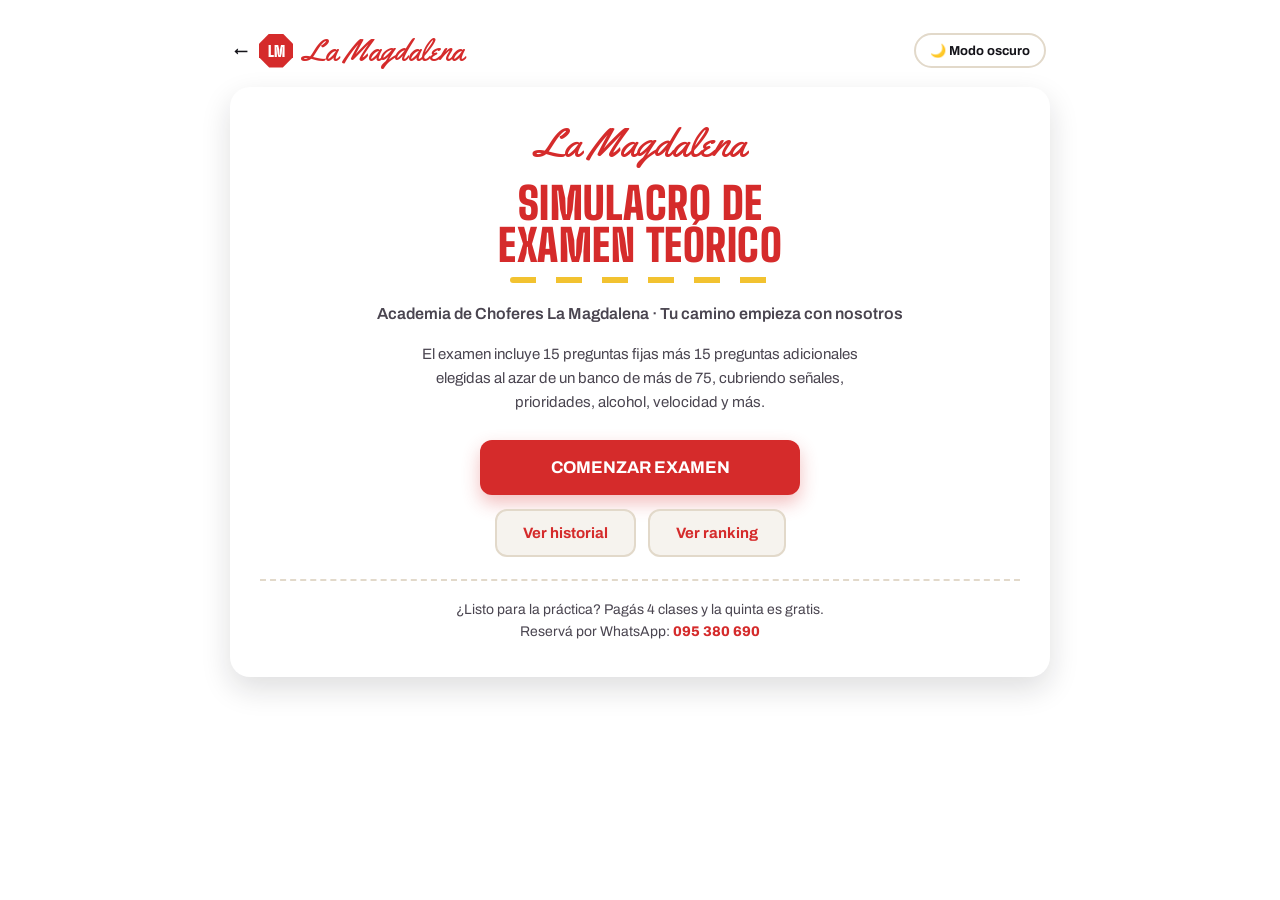
<file: assets/simulacro.html>
<!DOCTYPE html>
<html lang="es-UY">
<head>
<meta charset="UTF-8">
<meta name="viewport" content="width=device-width, initial-scale=1.0, viewport-fit=cover">
<title>Simulacro de examen teórico de manejo | Academia de Choferes La Magdalena</title>
<meta name="description" content="Practicá gratis para el examen teórico de manejo: 30 preguntas con cronómetro, revisión de respuestas, explicaciones e historial de puntajes. Academia de Choferes La Magdalena.">
<meta name="theme-color" content="#15141A">
<link rel="canonical" href="https://academia-la-magdalena.vercel.app/simulacro.html">
<meta property="og:type" content="website">
<meta property="og:locale" content="es_UY">
<meta property="og:title" content="Simulacro de examen teórico | La Magdalena">
<meta property="og:description" content="30 preguntas con cronómetro, revisión y explicaciones. Gratis, desde tu celular.">
<meta property="og:url" content="https://academia-la-magdalena.vercel.app/simulacro.html">
<meta property="og:image" content="https://academia-la-magdalena.vercel.app/assets/images/og-la-magdalena.jpg">
<meta name="twitter:card" content="summary_large_image">
<link rel="icon" type="image/png" href="assets/images/icono.png">
<link rel="preconnect" href="https://fonts.googleapis.com">
<link rel="preconnect" href="https://fonts.gstatic.com" crossorigin>
<link href="https://fonts.googleapis.com/css2?family=Big+Shoulders+Display:wght@800;900&family=Archivo:wght@400;500;600;700;800&family=Yellowtail&display=swap" rel="stylesheet">
<style>
  :root{
    --azul: #D52B2B;          /* color principal (rojo PARE La Magdalena) */
    --azul-oscuro: #A81F22;
    --amarillo: #F2C230;
    --dorado: #C9A15B;
    --fondo: #FFFFFF;
    --tarjeta: #ffffff;
    --gris-claro: #F6F3EE;
    --gris-medio: #E2D9CA;
    --texto: #15141A;
    --texto-suave: #4A4550;
    --verde: #1a8a4f;
    --verde-bg: #e6f6ec;
    --rojo: #c0262b;
    --rojo-bg: #fdeaea;
    --sombra: 0 12px 30px rgba(21,20,26,0.14);
    --radio: 20px;
    --transicion: all .3s ease;
  }

  body.oscuro{
    --azul: #F2C230;
    --azul-oscuro: #FFD65A;
    --fondo: #15141A;
    --tarjeta: #201F26;
    --gris-claro: #2A2930;
    --gris-medio: #3A3842;
    --texto: #F3EDE2;
    --texto-suave: #BDB5A8;
    --verde: #3fcf86;
    --verde-bg: #14301f;
    --rojo: #ef6b6e;
    --rojo-bg: #3a1a1c;
    --sombra: 0 12px 30px rgba(0,0,0,0.5);
  }
  body.oscuro .btn-primario, body.oscuro .opcion.seleccionada .letra, body.oscuro .logo-academia{ color:#15141A; }

  *{ margin:0; padding:0; box-sizing:border-box; font-family:'Archivo', 'Helvetica Neue', Arial, sans-serif; }

  body{
    background: var(--fondo);
    color: var(--texto);
    min-height:100vh;
    display:flex;
    justify-content:center;
    padding: 20px;
    transition: background .3s ease, color .3s ease;
  }

  .app{ width:100%; max-width: 820px; margin-top: 10px; }

  .barra-superior{
    display:flex;
    justify-content:space-between;
    align-items:center;
    margin-bottom: 16px;
    padding: 0 4px;
  }
  .marca{
    font-weight: 800;
    color: var(--azul);
    font-size: 14px;
    letter-spacing: 1px;
  }
  .btn-tema{
    background: var(--tarjeta);
    border: 2px solid var(--gris-medio);
    color: var(--texto);
    border-radius: 30px;
    padding: 8px 14px;
    cursor:pointer;
    font-size: 13px;
    font-weight: 700;
    transition: var(--transicion);
  }
  .btn-tema:hover{ border-color: var(--azul); }

  .pantalla{ display:none; animation: fadeIn .4s ease; }
  .pantalla.activa{ display:block; }
  @keyframes fadeIn{ from{opacity:0; transform:translateY(10px);} to{opacity:1; transform:translateY(0);} }

  .tarjeta{
    background: var(--tarjeta);
    border-radius: var(--radio);
    box-shadow: var(--sombra);
    padding: 34px 30px;
    transition: var(--transicion);
    margin-bottom: 18px;
  }

  /* Inicio */
  .inicio{ text-align:center; }
  .logo-academia{
    display:inline-block;
    background: var(--azul);
    color: #fff;
    font-weight:700;
    font-size: 13px;
    letter-spacing: 1.5px;
    padding: 6px 16px;
    border-radius: 20px;
    margin-bottom: 18px;
  }
  .titulo-principal{ font-size: 26px; font-weight: 800; color: var(--azul); margin-bottom: 6px; }
  .subtitulo{ font-size: 16px; color: var(--texto-suave); margin-bottom: 20px; font-weight:600; }
  .descripcion{ font-size: 15px; color: var(--texto-suave); line-height: 1.6; max-width: 480px; margin: 0 auto 26px auto; }

  .btn{ border:none; cursor:pointer; font-weight:700; border-radius: 12px; transition: var(--transicion); font-size: 15px; }
  .btn-primario{ background: var(--azul); color: #fff; padding: 16px 34px; box-shadow: 0 8px 18px rgba(213,43,43,0.30); }
  .btn-primario:hover{ background: var(--azul-oscuro); transform: translateY(-2px); }
  .btn-primario:disabled{ opacity:.5; cursor:not-allowed; transform:none; }
  .btn-grande{ width: 100%; max-width: 320px; padding: 18px 30px; font-size: 17px; }
  .btn-secundario{ background: var(--gris-claro); color: var(--azul); padding: 14px 26px; border: 2px solid var(--gris-medio); }
  .btn-secundario:hover{ background: var(--gris-medio); }
  .fila-botones{ display:flex; flex-wrap:wrap; gap:12px; justify-content:center; margin-top: 6px; }

  /* Examen */
  .header-examen{ display:flex; justify-content:space-between; align-items:center; margin-bottom: 16px; flex-wrap: wrap; gap: 10px; }
  .contador-pregunta{ font-weight: 700; color: var(--azul); font-size: 15px; }
  .categoria-pregunta{ font-size: 12px; font-weight:700; color: var(--texto-suave); text-transform: uppercase; letter-spacing: .5px; }
  .cronometro{ background: var(--gris-claro); color: var(--azul); font-weight: 800; padding: 8px 16px; border-radius: 10px; font-size: 15px; min-width: 90px; text-align:center; }

  .barra-progreso-contenedor{ width:100%; height: 8px; background: var(--gris-medio); border-radius: 20px; overflow:hidden; margin-bottom: 24px; }
  .barra-progreso{ height:100%; width:0%; background: linear-gradient(90deg, var(--azul), var(--amarillo)); border-radius: 20px; transition: width .4s ease; }

  .imagen-pregunta{
    width: 100%;
    max-width: 220px;
    height: 220px;
    margin: 0 auto 22px auto;
    border-radius: 14px;
    overflow: hidden;
    display:flex;
    align-items:center;
    justify-content:center;
    background: var(--gris-claro);
  }
  .imagen-pregunta img{ width:100%; height:100%; object-fit: contain; padding: 10px; }
  .imagen-no-disponible{
    width:100%; height:100%;
    display:flex; align-items:center; justify-content:center;
    color: var(--texto-suave); font-size: 13px; font-weight:700; text-align:center; padding: 10px;
  }

  .texto-pregunta{ font-size: 19px; font-weight: 700; color: var(--texto); margin-bottom: 22px; line-height: 1.5; }

  .opciones{ display:flex; flex-direction: column; gap: 12px; margin-bottom: 26px; }
  .opcion{
    display:flex; align-items:center; gap: 12px;
    background: var(--gris-claro); border: 2px solid var(--gris-medio);
    border-radius: 12px; padding: 14px 16px; cursor: pointer;
    transition: var(--transicion); font-size: 15px; font-weight: 500;
    color: var(--texto);
  }
  .opcion:hover{ border-color: var(--azul); transform: translateX(3px); }
  .opcion.seleccionada{ border-color: var(--azul); background: var(--verde-bg); box-shadow: 0 4px 10px rgba(213,43,43,0.15); }
  .opcion .letra{
    width: 28px; height: 28px; min-width: 28px; border-radius: 50%;
    background: var(--tarjeta); border: 2px solid var(--gris-medio);
    display:flex; align-items:center; justify-content:center;
    font-weight: 700; font-size: 13px; color: var(--azul);
  }
  .opcion.seleccionada .letra{ background: var(--azul); color: #fff; border-color: var(--azul); }

  .pie-examen{ display:flex; justify-content:space-between; gap: 10px; }

  /* Resultados */
  .resultado-encabezado{ text-align:center; margin-bottom: 26px; }
  .trofeo{ font-size: 60px; margin-bottom: 10px; }
  .resultado-estado{ font-size: 26px; font-weight: 800; padding: 10px 26px; border-radius: 14px; display:inline-block; margin-bottom: 10px; letter-spacing: 1px; }
  .resultado-estado.aprobado{ background: var(--verde-bg); color: var(--verde); }
  .resultado-estado.no-aprobado{ background: var(--rojo-bg); color: var(--rojo); }
  .mensaje-motivador{ color: var(--texto-suave); font-size: 14px; margin-top: 6px; }

  .grid-resultados{ display:grid; grid-template-columns: repeat(2, 1fr); gap: 14px; margin-bottom: 26px; }
  .stat-card{ background: var(--gris-claro); border-radius: 14px; padding: 18px; text-align:center; }
  .stat-valor{ font-size: 26px; font-weight: 800; color: var(--azul); }
  .stat-label{ font-size: 13px; color: var(--texto-suave); margin-top: 4px; font-weight:600; }
  .stat-card.correctas .stat-valor{ color: var(--verde); }
  .stat-card.incorrectas .stat-valor{ color: var(--rojo); }

  .titulo-seccion{ font-size: 19px; font-weight: 800; color: var(--azul); margin-bottom: 16px; text-align:center; }

  /* Categorías */
  .categoria-item{ margin-bottom: 12px; }
  .categoria-fila{ display:flex; justify-content:space-between; font-size: 13px; font-weight:600; margin-bottom: 4px; }
  .categoria-barra-fondo{ width:100%; height: 8px; background: var(--gris-medio); border-radius: 20px; overflow:hidden; }
  .categoria-barra{ height:100%; background: var(--azul); border-radius: 20px; transition: width .5s ease; }

  /* Revisión */
  .revision-item{ border: 2px solid var(--gris-medio); border-radius: 14px; padding: 18px; margin-bottom: 16px; background: var(--tarjeta); }
  .revision-item.correcta{ border-color: var(--verde); background: var(--verde-bg); }
  .revision-item.incorrecta{ border-color: var(--rojo); background: var(--rojo-bg); }
  .revision-numero{ font-size: 12px; font-weight:700; color: var(--texto-suave); margin-bottom: 6px; text-transform:uppercase; }
  .revision-pregunta{ font-weight: 700; margin-bottom: 10px; font-size: 15px; }
  .revision-imagen{ max-width: 140px; max-height: 140px; margin-bottom: 12px; border-radius: 10px; background: var(--gris-claro); }
  .revision-respuesta{ font-size: 14px; margin-bottom: 4px; }
  .revision-explicacion{ font-size: 13px; margin-top: 8px; color: var(--texto-suave); background: rgba(0,0,0,0.03); padding: 10px 12px; border-radius: 10px; }
  .badge-correcta{ color: var(--verde); font-weight: 700; }
  .badge-incorrecta{ color: var(--rojo); font-weight: 700; }

  #seccion-revision, #seccion-historial, #seccion-ranking{ display:none; }
  #seccion-revision.activa, #seccion-historial.activa, #seccion-ranking.activa{ display:block; animation: fadeIn .4s ease; }

  .historial-item, .ranking-item{
    display:flex; justify-content:space-between; align-items:center;
    background: var(--gris-claro); border-radius: 12px; padding: 12px 16px; margin-bottom: 10px; font-size: 14px;
  }
  .ranking-item .puesto{ font-weight:800; color: var(--azul); width: 30px; }
  .historial-item .fecha, .ranking-item .fecha{ color: var(--texto-suave); font-size: 12px; }

  .aviso-guardado{
    background: var(--verde-bg); color: var(--verde); font-weight:700; font-size: 13px;
    padding: 12px 16px; border-radius: 12px; margin-bottom: 18px; text-align:center;
  }

  #canvas-confetti{ position: fixed; top:0; left:0; width:100%; height:100%; pointer-events:none; z-index: 999; }

  @media (max-width: 600px){
    .tarjeta{ padding: 24px 16px; border-radius: 14px; }
    .titulo-principal{ font-size: 21px; }
    .texto-pregunta{ font-size: 17px; }
    .btn-grande{ max-width: 100%; }
  }

  /* ===== Identidad La Magdalena ===== */
  .titulo-principal, .titulo-seccion, .resultado-estado, .stat-valor, .cronometro{ font-family:'Big Shoulders Display', 'Arial Narrow', sans-serif; letter-spacing:.5px; }
  .titulo-principal{ font-size: 44px; line-height:.95; text-transform: uppercase; font-weight:900; }
  .titulo-seccion{ font-size: 26px; text-transform: uppercase; }
  .stat-valor{ font-size: 34px; }
  .marca{ display:inline-flex; align-items:center; gap:10px; color: var(--texto); }
  .marca .octo{ width:34px; height:34px; background:#D52B2B; color:#fff; display:inline-flex; align-items:center; justify-content:center;
    clip-path: polygon(30% 0,70% 0,100% 30%,100% 70%,70% 100%,30% 100%,0 70%,0 30%);
    font-family:'Big Shoulders Display','Arial Narrow',sans-serif; font-weight:900; font-size:15px; letter-spacing:0; }
  .marca .script{ font-family:'Yellowtail', cursive; font-size:30px; font-weight:400; letter-spacing:0; color: #D52B2B; }
  .logo-academia{ font-family:'Yellowtail', cursive; font-size: 40px; letter-spacing: 0; font-weight:400; padding: 0 6px; background: transparent !important; color: #D52B2B !important; line-height:1.1; }
  .ruta{ height:6px; margin: 10px auto 22px; max-width: 260px; background: repeating-linear-gradient(90deg, var(--amarillo) 0 26px, transparent 26px 46px); border-radius: 3px; }
  .cta-academia{ margin-top: 22px; padding-top: 18px; border-top: 2px dashed var(--gris-medio); font-size: 14px; color: var(--texto-suave); text-align:center; line-height:1.6; }
  .cta-academia a{ color: var(--azul); font-weight: 800; text-decoration:none; }
  .marca .script{ white-space:nowrap; }
  @media (max-width: 600px){ .titulo-principal{ font-size: 34px; } .marca .script{ font-size:25px; } .logo-academia{ font-size:34px; } }
</style>
</head>
<body>

<canvas id="canvas-confetti"></canvas>

<div class="app">

  <div class="barra-superior">
    <a href="index.html" class="marca" style="text-decoration:none;">← <span class="octo">LM</span><span class="script">La Magdalena</span></a>
    <button class="btn-tema" id="btn-tema">🌙 Modo oscuro</button>
  </div>

  <!-- ============ PANTALLA INICIO ============ -->
  <section id="pantalla-inicio" class="pantalla activa">
    <div class="tarjeta inicio">
      <span class="logo-academia">La Magdalena</span>
      <h1 class="titulo-principal">Simulacro de<br>examen teórico</h1>
      <div class="ruta"></div>
      <p class="subtitulo">Academia de Choferes La Magdalena · Tu camino empieza con nosotros</p>
      <p class="descripcion">
        El examen incluye 15 preguntas fijas más 15 preguntas adicionales elegidas al azar
        de un banco de más de 75, cubriendo señales, prioridades, alcohol, velocidad y más.
      </p>
      <div id="aviso-guardado-contenedor"></div>
      <div class="fila-botones">
        <button class="btn btn-primario btn-grande" id="btn-comenzar">COMENZAR EXAMEN</button>
      </div>
      <div class="fila-botones" style="margin-top:14px;">
        <button class="btn btn-secundario" id="btn-ver-historial">Ver historial</button>
        <button class="btn btn-secundario" id="btn-ver-ranking">Ver ranking</button>
      </div>
      <p class="cta-academia">¿Listo para la práctica? Pagás 4 clases y la quinta es gratis.<br>
        Reservá por WhatsApp: <a href="https://wa.me/59895380690">095 380 690</a></p>
    </div>

    <div class="tarjeta" id="seccion-historial">
      <h2 class="titulo-seccion">Últimos simulacros</h2>
      <div id="contenedor-historial"></div>
    </div>

    <div class="tarjeta" id="seccion-ranking">
      <h2 class="titulo-seccion">Ranking de puntajes</h2>
      <div id="contenedor-ranking"></div>
    </div>
  </section>

  <!-- ============ PANTALLA EXAMEN ============ -->
  <section id="pantalla-examen" class="pantalla">
    <div class="tarjeta">
      <div class="header-examen">
        <div>
          <div class="contador-pregunta" id="contador-pregunta">Pregunta 1 de 30</div>
          <div class="categoria-pregunta" id="categoria-pregunta">Categoría</div>
        </div>
        <span class="cronometro" id="cronometro">00:00</span>
      </div>

      <div class="barra-progreso-contenedor">
        <div class="barra-progreso" id="barra-progreso"></div>
      </div>

      <div class="imagen-pregunta" id="imagen-pregunta" style="display:none;"></div>

      <p class="texto-pregunta" id="texto-pregunta">Cargando pregunta...</p>

      <div class="opciones" id="contenedor-opciones"></div>

      <div class="pie-examen">
        <button class="btn btn-secundario" id="btn-anterior">ANTERIOR</button>
        <button class="btn btn-primario" id="btn-siguiente">SIGUIENTE</button>
      </div>
    </div>
  </section>

  <!-- ============ PANTALLA RESULTADOS ============ -->
  <section id="pantalla-resultados" class="pantalla">
    <div class="tarjeta">
      <div class="resultado-encabezado">
        <div class="trofeo" id="trofeo" style="display:none;">🏆</div>
        <div class="resultado-estado" id="resultado-estado">APROBADO</div>
        <div class="mensaje-motivador" id="mensaje-motivador"></div>
      </div>

      <div class="grid-resultados">
        <div class="stat-card correctas">
          <div class="stat-valor" id="stat-correctas">0</div>
          <div class="stat-label">Correctas</div>
        </div>
        <div class="stat-card incorrectas">
          <div class="stat-valor" id="stat-incorrectas">0</div>
          <div class="stat-label">Incorrectas</div>
        </div>
        <div class="stat-card">
          <div class="stat-valor" id="stat-porcentaje">0%</div>
          <div class="stat-label">Porcentaje</div>
        </div>
        <div class="stat-card">
          <div class="stat-valor" id="stat-tiempo">00:00</div>
          <div class="stat-label">Tiempo utilizado</div>
        </div>
      </div>

      <h2 class="titulo-seccion">Estadísticas por categoría</h2>
      <div id="contenedor-categorias" style="margin-bottom: 26px;"></div>

      <div class="fila-botones">
        <button class="btn btn-secundario" id="btn-revisar">REVISAR RESPUESTAS</button>
        <button class="btn btn-primario" id="btn-reintentar">REALIZAR OTRO SIMULACRO</button>
      </div>

      <div id="seccion-revision">
        <h2 class="titulo-seccion" style="margin-top:24px;">Revisión de Respuestas</h2>
        <div id="contenedor-revision"></div>
      </div>
    </div>
  </section>

</div>

<script>
/* =========================================================
   ESTRUCTURA DE CADA PREGUNTA (obligatoria para todas):
   {
     id: numero,
     tipo: "fija" | "aleatoria",
     categoria: "texto de la categoría",
     pregunta: "texto de la pregunta",
     imagen: "assets/images/simulacro/nombre.svg" o "" si no tiene,
     opciones: ["", "", "", ""],
     correcta: indice de la opcion correcta,
     explicacion: "por que esa opcion es la correcta"
   }
========================================================= */

/* =========================================================
   PREGUNTAS FIJAS (30) - SIEMPRE APARECEN, EN ESTE ORDEN,
   CON EL TEXTO Y LAS OPCIONES EXACTAS PROVISTAS.
   NO MODIFICAR TEXTO NI OPCIONES NI ORDEN.
========================================================= */
const preguntasFijas = [
  {
    id: 1, tipo: "fija", categoria: "Velocidad",
    pregunta: "La velocidad adecuada de circulación de un vehículo en caso de aglomeración de personas es:",
    imagen: "",
    opciones: [
      "10 km/h",
      "15 km/h",
      "A paso de peatón",
      "Ninguna de las anteriores es correcta"
    ],
    correcta: 2,
    explicacion: "En zonas con aglomeración de personas se debe circular a paso de peatón para evitar accidentes."
  },
  {
    id: 2, tipo: "fija", categoria: "Velocidad",
    pregunta: "En carretera se debe aminorar la marcha en:",
    imagen: "",
    opciones: [
      "Zona urbana y caseríos",
      "Curvas y cruces",
      "Paso de nivel y puentes",
      "Todas las anteriores son correctas"
    ],
    correcta: 3,
    explicacion: "En todos esos casos corresponde reducir la velocidad por el mayor riesgo que implican."
  },
  {
    id: 3, tipo: "fija", categoria: "Luces",
    pregunta: "El color de las luces que proyectan hacia adelante los vehículos pueden ser:",
    imagen: "",
    opciones: [
      "Rojas o blancas",
      "Verdes o amarillas",
      "Amarillas o blancas",
      "Ninguna de las anteriores es correcta"
    ],
    correcta: 2,
    explicacion: "Las luces delanteras reglamentarias son de color blanco o amarillo."
  },
  {
    id: 4, tipo: "fija", categoria: "Luces",
    pregunta: "Ante estas circunstancias: lluvia, atardecer, niebla, humo. ¿Con qué luces deberá circular?",
    imagen: "",
    opciones: [
      "Luces de posición",
      "Luces de corto alcance",
      "Luces de largo alcance",
      "Luz de marcha atrás"
    ],
    correcta: 1,
    explicacion: "En condiciones de baja visibilidad se debe circular con luces de corto alcance (bajas)."
  },
  {
    id: 5, tipo: "fija", categoria: "Seguridad",
    pregunta: "En pavimento mojado nunca se debe circular con el vehículo en punto muerto:",
    imagen: "",
    opciones: [
      "Verdadero",
      "Falso"
    ],
    correcta: 0,
    explicacion: "Circular en punto muerto hace perder el frenado motor y el control del vehículo, sobre todo en pavimento mojado."
  },
  {
    id: 6, tipo: "fija", categoria: "Seguridad",
    pregunta: "Durante la carga de combustible se podrá mantener el motor encendido:",
    imagen: "",
    opciones: [
      "Verdadero",
      "Falso"
    ],
    correcta: 1,
    explicacion: "El motor debe apagarse durante la carga de combustible por riesgo de incendio o explosión."
  },
  {
    id: 7, tipo: "fija", categoria: "Seguridad",
    pregunta: "Al reventar un neumático se debe tomar fuertemente el volante y frenar tan suavemente como le sea posible:",
    imagen: "",
    opciones: [
      "Verdadero",
      "Falso"
    ],
    correcta: 0,
    explicacion: "Sostener firmemente el volante y frenar de forma progresiva evita que el vehículo se desvíe bruscamente tras el reventón."
  },
  {
    id: 8, tipo: "fija", categoria: "Seguridad",
    pregunta: "Usted puede usar la bocina de su vehículo para:",
    imagen: "",
    opciones: [
      "Apurar al que va adelante",
      "Prevenir un incidente/siniestro de tránsito en caso de ser necesario",
      "Avisar que va a estacionar",
      "Siempre, salvo cuando pasa frente a un hospital"
    ],
    correcta: 1,
    explicacion: "La bocina solo debe usarse como recurso excepcional para prevenir un incidente o siniestro de tránsito."
  },
  {
    id: 9, tipo: "fija", categoria: "Seguridad",
    pregunta: "Sólo se puede adelantar a otro vehículo por la derecha si éste está girando o se dispone a girar a la izquierda:",
    imagen: "",
    opciones: [
      "Verdadero",
      "Falso"
    ],
    correcta: 0,
    explicacion: "El adelantamiento por la derecha solo está permitido cuando el vehículo de adelante gira o va a girar a la izquierda."
  },
  {
    id: 10, tipo: "fija", categoria: "Seguridad",
    pregunta: "Para señalizar con el brazo la disminución de velocidad o detención del vehículo se deberá colocar el mismo:",
    imagen: "",
    opciones: [
      "Extendido horizontalmente",
      "En ángulo recto hacia arriba",
      "Extendido hacia abajo",
      "Ninguna de las anteriores es correcta"
    ],
    correcta: 2,
    explicacion: "La señal manual de disminución de velocidad o detención se realiza con el brazo extendido hacia abajo."
  },
  {
    id: 11, tipo: "fija", categoria: "Seguridad",
    pregunta: "El tiempo de reacción del conductor se ve afectado por:",
    imagen: "",
    opciones: [
      "El estado de la ruta",
      "La velocidad a la cual conduce",
      "El cansancio",
      "Los defectos mecánicos del vehículo"
    ],
    correcta: 2,
    explicacion: "El tiempo de reacción es una condición del conductor y se ve directamente afectado por el cansancio."
  },
  {
    id: 12, tipo: "fija", categoria: "Seguridad",
    pregunta: "¿Qué se entiende por distancia de seguridad con el vehículo que circula adelante?",
    imagen: "",
    opciones: [
      "La separación necesaria para poder detenerse sin chocarlo, si frena repentinamente",
      "La distancia recorrida mientras el conductor reacciona",
      "El espacio recorrido desde que se frena hasta detenerse",
      "La separación lateral al adelantar a otro vehículo"
    ],
    correcta: 0,
    explicacion: "Es la separación necesaria para poder detenerse sin chocar al vehículo de adelante si este frena repentinamente."
  },
  {
    id: 13, tipo: "fija", categoria: "Seguridad",
    pregunta: "Si usted está mentalmente incapacitado para conducir, le pueden negar la libreta:",
    imagen: "",
    opciones: [
      "Verdadero",
      "Falso"
    ],
    correcta: 0,
    explicacion: "La aptitud psicofísica es requisito para obtener y mantener la libreta de conducir."
  },
  {
    id: 14, tipo: "fija", categoria: "Seguridad",
    pregunta: "En caso de quedarse sin frenos, cuando el pedal ofrece algo de resistencia, lo correcto es:",
    imagen: "",
    opciones: [
      "Apretar el pedal a fondo",
      "Bombear para recuperar presión en el sistema",
      "Apretar el pedal suavemente",
      "Todas son correctas",
      "La A y B son correctas"
    ],
    correcta: 1,
    explicacion: "Bombear el pedal ayuda a recuperar presión en el sistema de frenos cuando aún ofrece algo de resistencia."
  },
  {
    id: 15, tipo: "fija", categoria: "Seguridad",
    pregunta: "¿Dónde puede usted realizar un cambio de frente en la misma calzada por la que circula?",
    imagen: "",
    opciones: [
      "En las proximidades de puentes",
      "En las proximidades de curvas",
      "En repechos y cruces ferroviarios",
      "En las proximidades de pasos a nivel",
      "Ninguna de las opciones es correcta"
    ],
    correcta: 4,
    explicacion: "No se debe realizar un cambio de frente en ninguna de esas circunstancias, por la falta de visibilidad y el riesgo que implican."
  }
];

/* =========================================================
   PREGUNTAS ALEATORIAS (mínimo 50)
   De aquí se eligen 10 al azar, sin repetir, en cada examen.
   Se agregan siempre DESPUÉS de las 30 fijas (no se mezclan
   entre sí las fijas con las aleatorias).
========================================================= */
const preguntasAleatorias = [
  {
    id: 116, tipo: "aleatoria", categoria: "Conceptos generales",
    pregunta: "La calzada es el tramo de la vía pública destinado preferentemente a:",
    imagen: "",
    opciones: [
      "La circulación en cualquier vehículo",
      "Solamente la circulación de vehículos pesados",
      "La circulación de peatones",
      "Solamente la circulación de vehículos livianos"
    ],
    correcta: 0,
    explicacion: "La calzada está destinada preferentemente a la circulación de cualquier vehículo."
  },
  {
    id: 117, tipo: "aleatoria", categoria: "Conceptos generales",
    pregunta: "Cruce peatonal es:",
    imagen: "",
    opciones: [
      "Parte de la calle habilitada para ser atravesada por los peatones",
      "La senda de seguridad formada por la prolongación (imaginaria o demarcada) del eje de la calzada",
      "Parte de la vereda donde el peatón debe esperar hasta poder cruzar la calle",
      "Ninguna de las anteriores es correcta"
    ],
    correcta: 0,
    explicacion: "El cruce peatonal es la parte de la calle habilitada para que los peatones la atraviesen."
  },
  {
    id: 118, tipo: "aleatoria", categoria: "Conceptos generales",
    pregunta: "Derecho preferente de paso es:",
    imagen: "",
    opciones: [
      "La facultad de un peatón o un conductor de un vehículo para proseguir su marcha",
      "La facultad de un vehículo para no detener la marcha al ingresar a una calle preferencial",
      "La facultad del conductor de un vehículo para cambiar de dirección careciendo de preferencia",
      "Ninguna de las anteriores es correcta"
    ],
    correcta: 0,
    explicacion: "El derecho preferente de paso es la facultad de un peatón o conductor para continuar su marcha con prioridad sobre otro."
  },
  {
    id: 119, tipo: "aleatoria", categoria: "Conceptos generales",
    pregunta: "En un cruce no regulado, ¿qué vehículo tiene el derecho preferente de paso?",
    imagen: "",
    opciones: [
      "El que llega primero al cruce",
      "El que aparece por la derecha",
      "El que aparece por la izquierda",
      "El que llega último al cruce"
    ],
    correcta: 1,
    explicacion: "En un cruce no regulado tiene prioridad el vehículo que aparece por la derecha."
  },
  {
    id: 120, tipo: "aleatoria", categoria: "Conceptos generales",
    pregunta: "Un conductor al enfrentar una señal de CEDA EL PASO deberá:",
    imagen: "",
    opciones: [
      "Detenerse siempre",
      "Seguir su marcha a la misma velocidad",
      "Acelerar",
      "Reducir la velocidad y detenerse si fuera necesario"
    ],
    correcta: 3,
    explicacion: "Ante CEDA EL PASO se debe reducir la velocidad y detenerse únicamente si fuera necesario para ceder el paso."
  },
  {
    id: 121, tipo: "aleatoria", categoria: "Seguridad",
    pregunta: "Aun tomando descansos, se puede conducir por más de 9 horas continuas:",
    imagen: "",
    opciones: [
      "No es recomendable",
      "Solamente si va acompañado"
    ],
    correcta: 0,
    explicacion: "No es recomendable conducir por más de 9 horas continuas, aun tomando descansos, por la fatiga acumulada."
  },
  {
    id: 122, tipo: "aleatoria", categoria: "Seguridad",
    pregunta: "¿Para quién es obligatorio el uso del cinturón de seguridad?",
    imagen: "",
    opciones: [
      "Solo para los ocupantes del asiento trasero del vehículo",
      "Solo para los ocupantes de los asientos delanteros del vehículo",
      "Para todos los ocupantes del vehículo",
      "Ninguna de las anteriores es correcta"
    ],
    correcta: 2,
    explicacion: "El uso del cinturón de seguridad es obligatorio para todos los ocupantes del vehículo."
  },
  {
    id: 123, tipo: "aleatoria", categoria: "Cinturón",
    pregunta: "En caso de incendio o inmersión, el cinturón de seguridad disminuye el riesgo de muerte:",
    imagen: "",
    opciones: [
      "Verdadero",
      "Falso"
    ],
    correcta: 0,
    explicacion: "El cinturón de seguridad mantiene al ocupante consciente y en su posición, lo que disminuye el riesgo de muerte incluso en incendio o inmersión."
  },
  {
    id: 124, tipo: "aleatoria", categoria: "Conceptos generales",
    pregunta: "Antes de empezar a pasar al vehículo que circula delante de usted deberá:",
    imagen: "",
    opciones: [
      "Mirar por el espejo retrovisor y encender el señalero",
      "Tocar bocina",
      "Hacer cambio de luces",
      "Colocarse en la senda derecha y encender el señalero"
    ],
    correcta: 0,
    explicacion: "Antes de adelantar se debe mirar por el espejo retrovisor y encender el señalero."
  },
  {
    id: 125, tipo: "aleatoria", categoria: "Conceptos generales",
    pregunta: "¿Qué debe hacer usted cuando otro vehículo lo está adelantando?",
    imagen: "",
    opciones: [
      "Mantener la velocidad o disminuirla",
      "Encender las luces",
      "Frenar bruscamente",
      "Aumentar la velocidad"
    ],
    correcta: 0,
    explicacion: "Cuando otro vehículo lo está adelantando, debe mantener su velocidad o disminuirla, nunca acelerar."
  },
  {
    id: 126, tipo: "aleatoria", categoria: "Alcohol",
    pregunta: "Las bebidas alcohólicas tomadas junto con algunos antialérgicos disminuyen la capacidad de conducir:",
    imagen: "",
    opciones: [
      "Verdadero",
      "Falso"
    ],
    correcta: 0,
    explicacion: "La combinación de alcohol con antialérgicos (u otros medicamentos) potencia sus efectos depresores y reduce la capacidad de reacción al conducir."
  },
  {
    id: 127, tipo: "aleatoria", categoria: "Alcohol",
    pregunta: "Para reducir los efectos del alcohol en la sangre, al momento de asumir la conducción de cualquier vehículo debemos:",
    imagen: "",
    opciones: [
      "Beber café, es importante para despejarnos",
      "Consumir chocolate, nos activa",
      "Tomar un baño frío, previo a conducir",
      "Ninguna es correcta"
    ],
    correcta: 3,
    explicacion: "Ninguno de esos remedios caseros reduce realmente los efectos del alcohol; solo el paso del tiempo lo hace."
  },
  {
    id: 128, tipo: "aleatoria", categoria: "Conceptos generales",
    pregunta: "¿Qué debe hacer un conductor al estacionar un vehículo motorizado?",
    imagen: "",
    opciones: [
      "Detener el motor del vehículo",
      "Dejar el coche en primera",
      "Aplicar freno de mano",
      "Respuestas A y C son correctas"
    ],
    correcta: 3,
    explicacion: "Al estacionar corresponde detener el motor y aplicar el freno de mano."
  },
  {
    id: 129, tipo: "aleatoria", categoria: "Estacionamiento",
    pregunta: "Está terminantemente prohibido estacionar:",
    imagen: "",
    opciones: [
      "En la mitad de la cuadra",
      "En la acera derecha de las calles de doble sentido",
      "A menos de 10 metros de una señal de \"PARE\" o \"CEDA EL PASO\"",
      "En los canteros centrales",
      "Las respuestas C y D son correctas"
    ],
    correcta: 4,
    explicacion: "Está prohibido estacionar a menos de 10 metros de una señal de PARE o CEDA EL PASO, y en los canteros centrales."
  },
  {
    id: 130, tipo: "aleatoria", categoria: "Conceptos generales",
    pregunta: "Un conductor se aproxima a una esquina con semáforos y tránsito intenso. La luz que enfrenta está en verde, pero en el centro de la calzada hay un inspector canalizando la circulación, ubicado de frente al vehículo y con un brazo en alto. ¿Qué debe hacer el conductor?",
    imagen: "",
    opciones: [
      "Continuar la marcha porque el semáforo está en verde",
      "Detenerse y obedecer la indicación del inspector",
      "Reducir la velocidad y girar a la derecha inmediatamente"
    ],
    correcta: 1,
    explicacion: "La indicación de un inspector de tránsito prevalece sobre la señal del semáforo."
  },
  {
    id: 131, tipo: "aleatoria", categoria: "Señales reglamentarias",
    pregunta: "¿Qué indica esta señal?",
    imagen: "assets/images/simulacro/pare.jpg",
    opciones: [
      "Detención total y obligatoria antes de continuar la marcha",
      "Reducir la velocidad",
      "Ceder el paso sin detenerse",
      "Prohibido girar"
    ],
    correcta: 0,
    explicacion: "La señal PARE exige detención total y obligatoria antes de continuar la marcha."
  },
  {
    id: 132, tipo: "aleatoria", categoria: "Señales preventivas",
    pregunta: "¿Qué significa esta señal?",
    imagen: "assets/images/simulacro/curva-izquierda.jpg",
    opciones: [
      "Próxima curva a la izquierda",
      "Obligación de giro a la derecha",
      "Próxima curva a la derecha",
      "Ninguna es correcta"
    ],
    correcta: 0,
    explicacion: "Esta señal preventiva anticipa una próxima curva a la izquierda."
  },
  {
    id: 133, tipo: "aleatoria", categoria: "Señales preventivas",
    pregunta: "La siguiente señal corresponde a una señal de tipo preventiva, que indica:",
    imagen: "assets/images/simulacro/paso-a-nivel.jpg",
    opciones: [
      "Cruce de caminos en ruta",
      "Detención solo en banquina",
      "Bifurcación de caminos",
      "Paso a nivel con barreras"
    ],
    correcta: 3,
    explicacion: "Esta señal preventiva anticipa un paso a nivel con barreras (cruce ferroviario)."
  },
  {
    id: 134, tipo: "aleatoria", categoria: "Conceptos generales",
    pregunta: "La distancia de seguridad en carretera es aquella que permite ver al conductor las ruedas traseras del vehículo que va adelante:",
    imagen: "",
    opciones: [
      "Verdadero",
      "Falso"
    ],
    correcta: 1,
    explicacion: "La distancia de seguridad no se define por poder ver las ruedas traseras, sino por poder detenerse a tiempo."
  },
  {
    id: 135, tipo: "aleatoria", categoria: "Conceptos generales",
    pregunta: "En un cruce no regulado, ¿qué vehículo deberá ceder el derecho preferente de paso?",
    imagen: "",
    opciones: [
      "El que llega primero al cruce",
      "El que aparece por la derecha",
      "El que aparece por la izquierda",
      "El que llega último al cruce"
    ],
    correcta: 2,
    explicacion: "En un cruce no regulado, el vehículo que aparece por la izquierda debe ceder el paso al que viene por la derecha."
  },
  {
    id: 136, tipo: "aleatoria", categoria: "Velocidad",
    pregunta: "¿De qué factores depende la elección de una velocidad adecuada?",
    imagen: "",
    opciones: [
      "Del límite máximo de velocidad permitida",
      "De las condiciones del tránsito, la vía, el estado del tiempo, y del propio conductor",
      "Únicamente de la experiencia de quien conduce",
      "De la velocidad que mantenga el vehículo de adelante"
    ],
    correcta: 1,
    explicacion: "La velocidad adecuada depende de las condiciones del tránsito, la vía, el estado del tiempo y del propio conductor, no solo del límite máximo."
  },
  {
    id: 137, tipo: "aleatoria", categoria: "Conceptos generales",
    pregunta: "¿Cómo actúa el sistema ABS durante una frenada de emergencia?",
    imagen: "",
    opciones: [
      "Bloquea las ruedas para detener el vehículo inmediatamente",
      "Regula automáticamente la presión de frenado para evitar que las ruedas se bloqueen y ayudar a mantener el control de la dirección",
      "Acciona únicamente los frenos de las ruedas traseras",
      "Interrumpe completamente el frenado hasta que el conductor vuelva a pisar el pedal"
    ],
    correcta: 1,
    explicacion: "El ABS regula automáticamente la presión de frenado para evitar el bloqueo de las ruedas y mantener el control de la dirección."
  },
  {
    id: 138, tipo: "aleatoria", categoria: "Niños",
    pregunta: "¿Cuál es la edad mínima para poder viajar en el asiento delantero de un vehículo?",
    imagen: "",
    opciones: [
      "1 año",
      "6 años",
      "12 años",
      "Ninguna de las anteriores"
    ],
    correcta: 2,
    explicacion: "Los menores de 12 años deben viajar en el asiento trasero; recién a partir de esa edad pueden hacerlo en el asiento delantero."
  },
  {
    id: 139, tipo: "aleatoria", categoria: "Señales informativas",
    pregunta: "Las señales informativas se caracterizan por:",
    imagen: "",
    opciones: [
      "Guiar al conductor sobre rutas, servicios y lugares de interés",
      "Imponer una prohibición",
      "Advertir sobre un peligro inmediato",
      "Indicar siempre un límite de velocidad"
    ],
    correcta: 0,
    explicacion: "Las señales informativas guían al conductor sobre rutas, servicios y lugares de interés."
  },
  {
    id: 140, tipo: "aleatoria", categoria: "Velocidad",
    pregunta: "Por norma general la velocidad máxima permitida para circular en carretera es:",
    imagen: "",
    opciones: [
      "80 km/h",
      "60 km/h",
      "90 km/h",
      "Ninguna es correcta"
    ],
    correcta: 2,
    explicacion: "Por norma general, la velocidad máxima permitida para circular en carretera es de 90 km/h."
  },
  {
    id: 141, tipo: "aleatoria", categoria: "Señales informativas",
    pregunta: "¿Qué tipo de señal es la que indica un teléfono de emergencia en la ruta?",
    imagen: "",
    opciones: [
      "Informativa",
      "Reglamentaria",
      "Preventiva",
      "Ninguna es correcta"
    ],
    correcta: 0,
    explicacion: "Las señales que indican servicios, como un teléfono de emergencia, son de tipo informativa."
  },
  {
    id: 142, tipo: "aleatoria", categoria: "Conceptos generales",
    pregunta: "Cuando los neumáticos tienen poca presión de aire, se ahorra combustible:",
    imagen: "",
    opciones: [
      "Verdadero",
      "Falso"
    ],
    correcta: 1,
    explicacion: "Los neumáticos con poca presión aumentan el consumo de combustible y el desgaste, además de ser peligrosos."
  },
  {
    id: 143, tipo: "aleatoria", categoria: "Semáforos",
    pregunta: "Si el semáforo está en amarillo intermitente, el conductor debe:",
    imagen: "",
    opciones: [
      "Avanzar con precaución respetando las prioridades del cruce",
      "Detenerse siempre en forma obligatoria",
      "Acelerar para cruzar antes de que cambie",
      "Ignorar la señal, pues el semáforo está fuera de funcionamiento."
    ],
    correcta: 0,
    explicacion: "El amarillo intermitente indica avanzar con precaución, respetando las prioridades del cruce."
  },
  {
    id: 144, tipo: "aleatoria", categoria: "Conceptos generales",
    pregunta: "La distancia de reacción es el espacio que recorre el vehículo desde que el conductor percibe un peligro hasta que comienza a actuar:",
    imagen: "",
    opciones: [
      "Verdadero",
      "Falso"
    ],
    correcta: 0,
    explicacion: "La distancia de reacción es efectivamente el espacio recorrido desde que se percibe el peligro hasta que se comienza a actuar."
  },
  {
    id: 145, tipo: "aleatoria", categoria: "Conceptos generales",
    pregunta: "Ante un vehículo de emergencia con sirena y luces activadas, los demás conductores deben:",
    imagen: "",
    opciones: [
      "Ceder el paso y facilitar su circulación",
      "Mantener su velocidad normal",
      "Detenerse en el acto sin importar el lugar",
      "Adelantarlo para despejar la vía"
    ],
    correcta: 0,
    explicacion: "Ante un vehículo de emergencia con sirena y luces activadas se debe ceder el paso y facilitar su circulación."
  },
  {
    id: 146, tipo: "aleatoria", categoria: "Semáforos",
    pregunta: "La luz amarilla continua en un semáforo indica:",
    imagen: "",
    opciones: [
      "Advierte al conductor que deberá tomar las precauciones necesarias para detenerse a menos que se encuentre en una zona de cruce",
      "Vía libre para acelerar",
      "Detención total inmediata",
      "Cambio de sentido habilitado"
    ],
    correcta: 0,
    explicacion: "La luz amarilla continua advierte que debe prepararse para detenerse, salvo que ya se encuentre dentro de la zona de cruce."
  },
  {
    id: 147, tipo: "aleatoria", categoria: "Semáforos",
    pregunta: "Una luz roja intermitente en un semáforo equivale a:",
    imagen: "",
    opciones: [
      "Una señal de PARE",
      "Una señal de CEDA EL PASO",
      "Continuar la marcha, el semáforo está averiado",
      "Prohibido circular en esa calle todo el día"
    ],
    correcta: 0,
    explicacion: "Una luz roja intermitente equivale a una señal de PARE: detención obligatoria antes de continuar."
  },
  {
    id: 148, tipo: "aleatoria", categoria: "Señales preventivas",
    pregunta: "La siguiente señal advierte:",
    imagen: "assets/images/simulacro/calzada-resbaladiza.jpg",
    opciones: [
      "Camino sinuoso",
      "Calzada resbaladiza",
      "Prohibido conducir en zig-zag",
      "Próximas curvas y contra curvas"
    ],
    correcta: 1,
    explicacion: "Esta señal preventiva advierte que la calzada puede estar resbaladiza."
  },
  {
    id: 149, tipo: "aleatoria", categoria: "Semáforos",
    pregunta: "Si el semáforo está apagado, fuera de servicio, sin exhibir luz alguna, el cruce se debe tratar como:",
    imagen: "",
    opciones: [
      "Un cruce no regulado, respetando la prioridad de la derecha",
      "Una vía totalmente libre sin restricciones, avanza el que llega primero",
      "Un cruce prohibido para todos los vehículos, excepto para los peatones",
      "Una zona de detención total obligatoria"
    ],
    correcta: 0,
    explicacion: "Con el semáforo apagado, el cruce se trata como no regulado, respetando la prioridad de la derecha."
  },
  {
    id: 150, tipo: "aleatoria", categoria: "Alcohol",
    pregunta: "El límite de alcoholemia permitido para conducir en Uruguay es:",
    imagen: "",
    opciones: [
      "0 (cero), no se permite ningún nivel de alcohol",
      "0,3 g/l de sangre para mayores de 21 años",
      "Sólo 0 (cero), si es conductor profesional",
      "Todas son correctas"
    ],
    correcta: 0,
    explicacion: "En Uruguay la normativa de tránsito establece tolerancia cero: el límite de alcoholemia permitido para conducir es 0 (cero)."
  },
  {
    id: 151, tipo: "aleatoria", categoria: "Alcohol",
    pregunta: "Conducir bajo los efectos del alcohol principalmente:",
    imagen: "",
    opciones: [
      "Reduce los reflejos y la capacidad de reacción",
      "Mejora la concentración del conductor experimentado",
      "Disminuye la percepción de la velocidad",
      "Sólo afecta a conductores nuevos"
    ],
    correcta: 0,
    explicacion: "El alcohol reduce los reflejos y la capacidad de reacción del conductor, sin importar su experiencia."
  },
  {
    id: 152, tipo: "aleatoria", categoria: "Alcohol",
    pregunta: "El alcohol se elimina del organismo:",
    imagen: "",
    opciones: [
      "De forma gradual con el paso de las horas, no con remedios caseros",
      "Instantáneamente al tomar café",
      "Con una ducha fría",
      "Durmiendo 4 horas"
    ],
    correcta: 0,
    explicacion: "El alcohol se elimina de forma gradual con el paso de las horas; ningún remedio casero acelera este proceso."
  },
  {
    id: 153, tipo: "aleatoria", categoria: "Alcohol",
    pregunta: "El alcohol afecta el tiempo de reacción del conductor porque:",
    imagen: "",
    opciones: [
      "Actúa como depresor del sistema nervioso central",
      "Mejora la visión nocturna",
      "Aumenta la atención sobre el entorno",
      "No tiene relación con el sistema nervioso"
    ],
    correcta: 0,
    explicacion: "El alcohol actúa como depresor del sistema nervioso central, afectando el tiempo de reacción."
  },
  {
    id: 154, tipo: "aleatoria", categoria: "THC",
    pregunta: "Conducir bajo los efectos del THC (marihuana):",
    imagen: "",
    opciones: [
      "Está prohibido y afecta la atención y los reflejos",
      "Está permitido si se conduce despacio",
      "Solo está prohibido de noche",
      "Mejora la concentración al volante"
    ],
    correcta: 0,
    explicacion: "Conducir bajo los efectos del THC está prohibido, ya que afecta la atención y los reflejos."
  },
  {
    id: 155, tipo: "aleatoria", categoria: "THC",
    pregunta: "Combinar alcohol y THC antes de conducir:",
    imagen: "",
    opciones: [
      "Potencia los efectos negativos sobre la conducción",
      "Anula los efectos de ambas sustancias",
      "Es seguro si se espera una hora",
      "No afecta el tiempo de reacción"
    ],
    correcta: 0,
    explicacion: "Combinar alcohol y THC potencia los efectos negativos sobre la conducción."
  },
  {
    id: 156, tipo: "aleatoria", categoria: "THC",
    pregunta: "El THC puede permanecer detectable en el organismo:",
    imagen: "",
    opciones: [
      "Durante varias horas o incluso días, según el consumo",
      "Solo durante 10 minutos",
      "Nunca es detectable en controles",
      "Únicamente si se fuma en el vehículo"
    ],
    correcta: 0,
    explicacion: "El THC puede permanecer detectable durante varias horas o incluso días, según el consumo."
  },
  {
    id: 157, tipo: "aleatoria", categoria: "Conceptos generales",
    pregunta: "Si un vehículo comienza a adelantar al suyo, y usted desea rebasar al que va delante, usted:",
    imagen: "",
    opciones: [
      "Puede hacerlo, si lo hace rápidamente",
      "Puede hacerlo porque el que lo rebasa lo hace por la izquierda.",
      "No puede iniciar el adelantamiento",
      "No puede hacerlo porque olvidó encender las balizas"
    ],
    correcta: 2,
    explicacion: "Si otro vehículo ya lo está adelantando, usted no puede iniciar a la vez un adelantamiento al que va delante."
  },
  {
    id: 158, tipo: "aleatoria", categoria: "Señales reglamentarias",
    pregunta: "¿Qué significa esta señal?",
    imagen: "assets/images/simulacro/ancho-maximo.jpg",
    opciones: [
      "Altura máxima permitida",
      "Peso máximo permitido",
      "Ancho máximo permitido"
    ],
    correcta: 2,
    explicacion: "Esta señal reglamentaria indica el ancho máximo permitido para circular."
  },
  {
    id: 159, tipo: "aleatoria", categoria: "Conceptos generales",
    pregunta: "Si vas por una carretera de doble sentido de circulación y la primera línea a su izquierda es continua, ello indica que:",
    imagen: "",
    opciones: [
      "Está prohibido adelantar",
      "Se permite adelantar con precaución",
      "Acelerar y adelantar lo antes posible",
      "No adelantar, próximamente animales en la ruta"
    ],
    correcta: 0,
    explicacion: "Una línea continua en el centro de la calzada indica que está prohibido adelantar."
  },
  {
    id: 160, tipo: "aleatoria", categoria: "Conceptos generales",
    pregunta: "Adelantar utilizando la banquina o el arcén:",
    imagen: "",
    opciones: [
      "Está prohibido por el riesgo que implica",
      "Está permitido si hay espacio suficiente",
      "Es obligatorio en rutas con mucho tránsito",
      "Solo lo pueden hacer los camiones, ya que tienen buena visibilidad"
    ],
    correcta: 0,
    explicacion: "Adelantar utilizando la banquina o el arcén está prohibido por el riesgo que implica."
  },
  {
    id: 161, tipo: "aleatoria", categoria: "Conceptos generales",
    pregunta: "¿Qué son los puntos ciegos de un vehículo?:",
    imagen: "",
    opciones: [
      "Zonas que el conductor no puede ver directamente ni mediante los espejos, debido a la propia estructura del vehículo",
      "Lugares de la vía con poca iluminación",
      "Sectores donde está prohibido estacionar",
      "Áreas visibles únicamente durante la noche"
    ],
    correcta: 0,
    explicacion: "Los puntos ciegos son zonas que el conductor no puede ver ni directamente ni mediante los espejos."
  },
  {
    id: 162, tipo: "aleatoria", categoria: "Estacionamiento",
    pregunta: "¿Se puede estacionar unos minutos sobre una zona señalizada para personas con discapacidad?",
    imagen: "",
    opciones: [
      "No, está terminantemente prohibido",
      "Sí, por unos minutos",
      "Sí, si no hay otro lugar disponible",
      "Solo de noche"
    ],
    correcta: 0,
    explicacion: "Está terminantemente prohibido estacionar sobre una zona señalizada para personas con discapacidad, aun por unos minutos."
  },
  {
    id: 163, tipo: "aleatoria", categoria: "Estacionamiento",
    pregunta: "Estacionar frente a la entrada de un garaje:",
    imagen: "",
    opciones: [
      "Está prohibido",
      "Está permitido si es por poco tiempo",
      "Solo está prohibido de noche",
      "Está permitido los fines de semana"
    ],
    correcta: 0,
    explicacion: "Estacionar frente a la entrada de un garaje está prohibido."
  },
  {
    id: 164, tipo: "aleatoria", categoria: "Estacionamiento",
    pregunta: "Estacionar en doble fila:",
    imagen: "",
    opciones: [
      "Está prohibido porque obstruye la circulación",
      "Está permitido por unos minutos",
      "Es obligatorio en zonas congestionadas",
      "Solo lo pueden hacer los taxis"
    ],
    correcta: 0,
    explicacion: "Estacionar en doble fila está prohibido porque obstruye la circulación."
  },
  {
    id: 165, tipo: "aleatoria", categoria: "Luces",
    pregunta: "El uso de luces largas dentro de zonas urbanas iluminadas:",
    imagen: "",
    opciones: [
      "Debe evitarse para no encandilar a otros conductores",
      "Es obligatorio siempre",
      "Mejora la visibilidad sin ningún inconveniente",
      "Solo se puede usar de día"
    ],
    correcta: 0,
    explicacion: "El uso de luces largas en zonas urbanas iluminadas debe evitarse para no encandilar a otros conductores."
  },
  {
    id: 166, tipo: "aleatoria", categoria: "Luces",
    pregunta: "Las luces de giro deben encenderse obligatoriamente:",
    imagen: "",
    opciones: [
      "Con anticipación suficiente antes de girar o cambiar de carril",
      "Justo en el instante de girar",
      "Solo si hay otros vehículos cerca",
      "Únicamente de noche"
    ],
    correcta: 0,
    explicacion: "Las luces de giro deben encenderse con anticipación suficiente antes de girar o cambiar de carril."
  },
  {
    id: 167, tipo: "aleatoria", categoria: "Luces",
    pregunta: "Ante la existencia de neblina debo circular con las balizas (luces de emergencia) encendidas:",
    imagen: "",
    opciones: [
      "Verdadero",
      "Falso"
    ],
    correcta: 1,
    explicacion: "Ante neblina se debe circular con luces bajas o antiniebla, no con las balizas encendidas mientras el vehículo está en movimiento."
  },
  {
    id: 168, tipo: "aleatoria", categoria: "Señales reglamentarias",
    pregunta: "¿Cuál de estos grupos está compuesto únicamente por señales reglamentarias?",
    imagen: "",
    opciones: [
      "PARE - CEDA EL PASO - PROHIBIDO GIRAR A LA DERECHA",
      "Próxima curva peligrosa a la izquierda, Cruce de peatones, Proximidad de puente angosto",
      "Hospital - Aeropuerto - Destino"
    ],
    correcta: 0,
    explicacion: "PARE, CEDA EL PASO y PROHIBIDO GIRAR son señales reglamentarias; las otras opciones combinan señales preventivas o informativas."
  },
  {
    id: 169, tipo: "aleatoria", categoria: "Niños",
    pregunta: "¿Qué debe tenerse en cuenta para elegir un sistema de Retención Infantil y saber cuándo cambiarlo?",
    imagen: "",
    opciones: [
      "Solamente la edad del niño",
      "Únicamente el espacio disponible del vehículo.",
      "La edad, el peso y la talla del niño, respetando los límites indicados por el fabricante y utilizando un sistema certificado",
      "Solamente la duración habitual de los viajes"
    ],
    correcta: 2,
    explicacion: "Se debe considerar la edad, el peso y la talla del niño, respetando los límites del fabricante y usando un sistema certificado."
  },
  {
    id: 170, tipo: "aleatoria", categoria: "Niños",
    pregunta: "Una persona embarazada, al viajar en un vehículo:",
    imagen: "",
    opciones: [
      "Debe usar el cinturón de seguridad correctamente colocado",
      "No debe usar el cinturón bajo ninguna circunstancia",
      "Solo debe usar el cinturón en rutas",
      "Puede prescindir del cinturón en la ciudad"
    ],
    correcta: 0,
    explicacion: "Una persona embarazada debe usar el cinturón de seguridad correctamente colocado."
  },
  {
    id: 171, tipo: "aleatoria", categoria: "Conceptos generales",
    pregunta: "A 60 km/h la visión lateral:",
    imagen: "",
    opciones: [
      "No se altera",
      "Disminuye un 25 %",
      "Disminuye un 50%",
      "Se reduce a visión tubo"
    ],
    correcta: 3,
    explicacion: "A mayor velocidad, el campo visual se reduce considerablemente, llegando a una visión tipo tubo."
  },
  {
    id: 172, tipo: "aleatoria", categoria: "Conceptos generales",
    pregunta: "Con el coche cargado:",
    imagen: "",
    opciones: [
      "La aceleración será más fácil",
      "Las distancias para detenerse serán mayores",
      "Necesitará menor distancia para adelantar y detenerse",
      "Todas las anteriores son incorrectas"
    ],
    correcta: 1,
    explicacion: "Con el vehículo cargado aumenta su peso, por lo que las distancias necesarias para detenerse serán mayores."
  },
  {
    id: 173, tipo: "aleatoria", categoria: "Conceptos generales",
    pregunta: "El denominado hidroplaneamiento o aquaplaning es cuando se forma una película de agua entre el pavimento y el neumático haciendo que se pierda el control del vehículo:",
    imagen: "",
    opciones: [
      "Verdadero",
      "Falso"
    ],
    correcta: 0,
    explicacion: "El hidroplaneamiento (aquaplaning) ocurre cuando una capa de agua se interpone entre el neumático y el pavimento, haciendo que el vehículo pierda adherencia y control."
  },
  {
    id: 174, tipo: "aleatoria", categoria: "Niños",
    pregunta: "En Uruguay, el uso del Sistema de Retención Infantil (SRI) es:",
    imagen: "",
    opciones: [
      "Obligatorio solamente para menores de 4 años",
      "Obligatorio para niños hasta 12 años y para adolescentes hasta los 18 años que midan menos de 1,50 m utilizando el sistema adecuado a su edad, peso y talla",
      "Opcional cuando viajan en el asiento trasero"
    ],
    correcta: 1,
    explicacion: "En Uruguay el SRI es obligatorio para niños hasta 12 años y adolescentes de hasta 18 años que midan menos de 1,50 m."
  },
  {
    id: 175, tipo: "aleatoria", categoria: "Niños",
    pregunta: "Al bajar a un niño de un vehículo estacionado en la vía pública, se recomienda:",
    imagen: "",
    opciones: [
      "Bajarlo por el lado de la vereda, nunca por el lado del tránsito",
      "Bajarlo siempre por el lado de la calzada",
      "Dejarlo bajar solo sin supervisión",
      "No tiene importancia por qué lado baja"
    ],
    correcta: 0,
    explicacion: "Se recomienda bajar al niño siempre por el lado de la vereda, nunca por el lado del tránsito."
  },
  {
    id: 176, tipo: "aleatoria", categoria: "Conceptos generales",
    pregunta: "Los funcionarios del cuerpo de inspectores de tránsito no están facultados para modificar las preferencias establecidas o los sentidos de circulación:",
    imagen: "",
    opciones: [
      "Verdadero",
      "Falso"
    ],
    correcta: 1,
    explicacion: "Los inspectores de tránsito sí están facultados para modificar puntualmente las preferencias o los sentidos de circulación cuando la situación lo requiere."
  },
  {
    id: 177, tipo: "aleatoria", categoria: "Conceptos generales",
    pregunta: "¿Cuándo se deben regular los espejos retrovisores?",
    imagen: "",
    opciones: [
      "Con el vehículo en marcha, en una recta y en plano",
      "Antes de encender el motor del vehículo, y después de haber regulado el asiento y el respaldo",
      "No es necesario regularlos"
    ],
    correcta: 1,
    explicacion: "Los espejos retrovisores deben regularse antes de encender el motor, luego de ajustar el asiento y el respaldo."
  },
  {
    id: 178, tipo: "aleatoria", categoria: "Seguridad",
    pregunta: "Para enfrentarse a futuras emergencias un conductor prudente debe tener en su vehículo:",
    imagen: "",
    opciones: [
      "Un extintor",
      "Dos balizas o triángulos",
      "Un manual de funcionamiento del motor",
      "Juegos para entretener niños si viajan con ellos",
      "Las respuestas A, B, y D son correctas"
    ],
    correcta: 4,
    explicacion: "Un extintor, balizas o triángulos, y elementos para entretener a los niños son parte de lo recomendable ante una emergencia."
  },
  {
    id: 179, tipo: "aleatoria", categoria: "Cinturón",
    pregunta: "¿Cuál es la afirmación correcta sobre el cinturón de seguridad y el airbag?",
    imagen: "",
    opciones: [
      "El airbag sustituye al cinturón de seguridad",
      "El cinturón de seguridad solamente es necesario si el vehículo no tiene airbag",
      "Son sistemas complementarios: el cinturón sujeta al ocupante y el airbag ayuda a amortiguar el impacto",
      "El airbag ofrece la misma protección, aunque no se utilice el cinturón"
    ],
    correcta: 2,
    explicacion: "El cinturón y el airbag son sistemas complementarios: el cinturón sujeta al ocupante y el airbag ayuda a amortiguar el impacto."
  },
  {
    id: 180, tipo: "aleatoria", categoria: "Motocicletas",
    pregunta: "El uso del casco certificado para conductor y acompañante de motocicletas es:",
    imagen: "",
    opciones: [
      "Obligatorio en todo momento",
      "Opcional dentro de la ciudad",
      "Solo obligatorio en rutas",
      "Solo obligatorio de noche"
    ],
    correcta: 0,
    explicacion: "El uso del casco certificado es obligatorio en todo momento para conductor y acompañante."
  },
  {
    id: 181, tipo: "aleatoria", categoria: "Motocicletas",
    pregunta: "¿Un casco debidamente certificado brinda la protección necesaria, aunque quede algo holgado, siempre que esté abrochado?",
    imagen: "",
    opciones: [
      "Verdadero",
      "Falso"
    ],
    correcta: 1,
    explicacion: "El casco debe quedar bien ajustado, no holgado, para brindar la protección necesaria aunque esté abrochado."
  },
  {
    id: 182, tipo: "aleatoria", categoria: "Motocicletas",
    pregunta: "¿Por qué la ley obliga a motociclistas y ciclistas a usar chalecos retrorreflectivos?",
    imagen: "",
    opciones: [
      "Para que sean vistos con mayor facilidad por los demás conductores",
      "Para que puedan ver mejor la vía",
      "Para sustituir las luces del vehículo",
      "Para evitar lesiones durante una caída"
    ],
    correcta: 0,
    explicacion: "El chaleco retrorreflectivo permite que motociclistas y ciclistas sean vistos con mayor facilidad por los demás conductores."
  },
  {
    id: 183, tipo: "aleatoria", categoria: "Cinturón",
    pregunta: "Son elementos de seguridad pasiva en los vehículos:",
    imagen: "",
    opciones: [
      "El mecanismo de la dirección",
      "El cinturón de seguridad",
      "El apoyacabezas y el airbag",
      "El sistema de frenos",
      "B y C son correctas"
    ],
    correcta: 4,
    explicacion: "El cinturón de seguridad, el apoyacabezas y el airbag son elementos de seguridad pasiva."
  },
  {
    id: 184, tipo: "aleatoria", categoria: "Conceptos generales",
    pregunta: "¿Cuál es la forma práctica de calcular la distancia de seguridad con el vehículo que circula delante?",
    imagen: "",
    opciones: [
      "Aplicar la regla de los 3 segundos, tomando como referencia un punto fijo de la vía",
      "Mantenerse siempre a una separación de tres metros",
      "Circular a la misma velocidad que el vehículo que va adelante",
      "Dejar una distancia equivalente al largo del propio vehículo"
    ],
    correcta: 0,
    explicacion: "Una forma práctica es aplicar la regla de los 3 segundos, tomando como referencia un punto fijo de la vía."
  },
  {
    id: 185, tipo: "aleatoria", categoria: "Conceptos generales",
    pregunta: "En condiciones de lluvia, la distancia de seguridad respecto al vehículo de adelante debe:",
    imagen: "",
    opciones: [
      "Aumentarse respecto a condiciones normales",
      "Disminuirse para no perder de vista al vehículo",
      "Mantenerse exactamente igual",
      "Ser nula porque no afecta el frenado"
    ],
    correcta: 0,
    explicacion: "Con lluvia el pavimento pierde adherencia, por lo que la distancia de seguridad debe aumentarse."
  },
  {
    id: 186, tipo: "aleatoria", categoria: "Conceptos generales",
    pregunta: "Los peatones que circulan por la vereda tienen preferencia de paso ante un vehículo que la atraviesa para entrar o salir de un garaje:",
    imagen: "",
    opciones: [
      "Verdadero",
      "Falso"
    ],
    correcta: 0,
    explicacion: "Los peatones que circulan por la vereda tienen preferencia de paso ante un vehículo que la atraviesa para entrar o salir de un garaje."
  },
  {
    id: 187, tipo: "aleatoria", categoria: "Conceptos generales",
    pregunta: "¿Qué efectos puede producir el uso del celular mientras se conduce?",
    imagen: "",
    opciones: [
      "Sólo afecta al conductor cuando mira la pantalla durante un tiempo prolongado",
      "Distracciones visuales, manuales, auditivas y cognitivas, que reducen la percepción del entorno y aumentan el tiempo de reacción",
      "Ningún efecto importante si se utiliza el sistema de manos libres"
    ],
    correcta: 1,
    explicacion: "El uso del celular produce distracciones visuales, manuales, auditivas y cognitivas, que reducen la percepción del entorno y aumentan el tiempo de reacción, incluso con manos libres."
  },
  {
    id: 188, tipo: "aleatoria", categoria: "Seguridad",
    pregunta: "¿En un atropello frontal a un peatón, qué ocurre con el riesgo de muerte si la velocidad aumenta de 50 a 65 km/h?",
    imagen: "",
    opciones: [
      "Aumenta levemente",
      "Se duplica",
      "Se triplica",
      "Es 4,5 veces mayor"
    ],
    correcta: 3,
    explicacion: "El riesgo de muerte de un peatón atropellado aumenta drásticamente con la velocidad: de 50 a 65 km/h llega a ser 4,5 veces mayor."
  },
  {
    id: 189, tipo: "aleatoria", categoria: "Seguridad",
    pregunta: "En Uruguay, los siniestros de tránsito constituyen la principal causa de muerte entre los jóvenes de 15 y 29 años de edad:",
    imagen: "",
    opciones: [
      "Verdadero",
      "Falso"
    ],
    correcta: 0,
    explicacion: "En Uruguay, los siniestros de tránsito son la principal causa de muerte entre los jóvenes de 15 a 29 años."
  },
  {
    id: 190, tipo: "aleatoria", categoria: "Seguridad",
    pregunta: "Los factores que intervienen en la ocurrencia de los siniestros de tránsito se agrupan en factor humano, factor vehículo y factor vía y entorno. ¿Cuál de ellos tiene mayor incidencia?",
    imagen: "",
    opciones: [
      "El factor vehículo",
      "El factor humano",
      "El factor vía y entorno"
    ],
    correcta: 1,
    explicacion: "El factor humano es el que tiene mayor incidencia en la ocurrencia de los siniestros de tránsito."
  },
  {
    id: 191, tipo: "aleatoria", categoria: "Seguridad",
    pregunta: "Según la Organización Mundial de la Salud, los traumatismos causados por los siniestros de tránsito constituyen un grave problema de salud pública mundial:",
    imagen: "",
    opciones: [
      "Verdadero",
      "Falso"
    ],
    correcta: 0,
    explicacion: "Según la OMS, los traumatismos por siniestros de tránsito constituyen un grave problema de salud pública mundial."
  }
];

/* =========================================================
   CONFIGURACIÓN GENERAL
========================================================= */
const CANTIDAD_ALEATORIAS_POR_EXAMEN = 15;
const PORCENTAJE_APROBACION = 70;
const PORCENTAJE_TROFEO = 90;

const CLAVE_ESTADO = "lamagdalena_estado_examen";
const CLAVE_HISTORIAL = "lamagdalena_historial";
const CLAVE_TEMA = "lamagdalena_tema";

/* =========================================================
   ESTADO DEL SIMULACRO
========================================================= */
let preguntasSeleccionadas = [];
let indicePreguntaActual = 0;
let respuestasUsuario = [];
let segundosTranscurridos = 0;
let cronometroId = null;

/* =========================================================
   REFERENCIAS DEL DOM
========================================================= */
const pantallaInicio = document.getElementById("pantalla-inicio");
const pantallaExamen = document.getElementById("pantalla-examen");
const pantallaResultados = document.getElementById("pantalla-resultados");

const btnComenzar = document.getElementById("btn-comenzar");
const btnAnterior = document.getElementById("btn-anterior");
const btnSiguiente = document.getElementById("btn-siguiente");
const btnRevisar = document.getElementById("btn-revisar");
const btnReintentar = document.getElementById("btn-reintentar");
const btnTema = document.getElementById("btn-tema");
const btnVerHistorial = document.getElementById("btn-ver-historial");
const btnVerRanking = document.getElementById("btn-ver-ranking");

const contadorPregunta = document.getElementById("contador-pregunta");
const categoriaPreguntaEl = document.getElementById("categoria-pregunta");
const cronometroEl = document.getElementById("cronometro");
const barraProgreso = document.getElementById("barra-progreso");
const imagenPreguntaEl = document.getElementById("imagen-pregunta");
const textoPregunta = document.getElementById("texto-pregunta");
const contenedorOpciones = document.getElementById("contenedor-opciones");

const trofeoEl = document.getElementById("trofeo");
const resultadoEstado = document.getElementById("resultado-estado");
const mensajeMotivador = document.getElementById("mensaje-motivador");
const statCorrectas = document.getElementById("stat-correctas");
const statIncorrectas = document.getElementById("stat-incorrectas");
const statPorcentaje = document.getElementById("stat-porcentaje");
const statTiempo = document.getElementById("stat-tiempo");
const contenedorCategorias = document.getElementById("contenedor-categorias");
const seccionRevision = document.getElementById("seccion-revision");
const contenedorRevision = document.getElementById("contenedor-revision");

const seccionHistorial = document.getElementById("seccion-historial");
const seccionRanking = document.getElementById("seccion-ranking");
const contenedorHistorial = document.getElementById("contenedor-historial");
const contenedorRanking = document.getElementById("contenedor-ranking");
const avisoGuardadoContenedor = document.getElementById("aviso-guardado-contenedor");

/* =========================================================
   MODO OSCURO / CLARO
========================================================= */
function aplicarTema(tema) {
  if (tema === "oscuro") {
    document.body.classList.add("oscuro");
    btnTema.textContent = "☀️ Modo claro";
  } else {
    document.body.classList.remove("oscuro");
    btnTema.textContent = "🌙 Modo oscuro";
  }
  localStorage.setItem(CLAVE_TEMA, tema);
}

btnTema.addEventListener("click", () => {
  const temaActual = document.body.classList.contains("oscuro") ? "oscuro" : "claro";
  aplicarTema(temaActual === "oscuro" ? "claro" : "oscuro");
});

(function iniciarTema() {
  const temaGuardado = localStorage.getItem(CLAVE_TEMA) || "claro";
  aplicarTema(temaGuardado);
})();

/* =========================================================
   NAVEGACIÓN ENTRE PANTALLAS
========================================================= */
function mostrarPantalla(pantalla) {
  document.querySelectorAll(".pantalla").forEach(p => p.classList.remove("activa"));
  pantalla.classList.add("activa");
}

/* =========================================================
   UTILIDAD: Mezclar un arreglo (Fisher-Yates)
========================================================= */
function mezclarArreglo(arreglo) {
  const copia = [...arreglo];
  for (let i = copia.length - 1; i > 0; i--) {
    const j = Math.floor(Math.random() * (i + 1));
    [copia[i], copia[j]] = [copia[j], copia[i]];
  }
  return copia;
}

/* =========================================================
   ARMAR EL EXAMEN:
   - Las 15 preguntas fijas SIEMPRE se incluyen, en su orden original.
   - Se agregan 15 preguntas aleatorias y distintas del banco variable,
     sin mezclarse entre sí con las fijas (van siempre después).
========================================================= */
function armarExamen() {
  const fijasEnOrden = [...preguntasFijas];
  const variablesMezcladas = mezclarArreglo(preguntasAleatorias);
  const variablesElegidas = variablesMezcladas.slice(0, CANTIDAD_ALEATORIAS_POR_EXAMEN);
  return [...fijasEnOrden, ...variablesElegidas];
}

/* =========================================================
   INICIAR SIMULACRO (nuevo)
========================================================= */
function iniciarSimulacro() {
  preguntasSeleccionadas = armarExamen();
  indicePreguntaActual = 0;
  respuestasUsuario = new Array(preguntasSeleccionadas.length).fill(null);
  segundosTranscurridos = 0;

  seccionRevision.classList.remove("activa");
  btnRevisar.textContent = "REVISAR RESPUESTAS";
  mostrarPantalla(pantallaExamen);
  mostrarPregunta();
  iniciarCronometro();
  guardarEstado();
}

btnComenzar.addEventListener("click", () => {
  localStorage.removeItem(CLAVE_ESTADO);
  iniciarSimulacro();
});

/* =========================================================
   GUARDADO AUTOMÁTICO (LocalStorage)
========================================================= */
function guardarEstado() {
  const estado = {
    preguntas: preguntasSeleccionadas,
    indice: indicePreguntaActual,
    respuestas: respuestasUsuario,
    segundos: segundosTranscurridos
  };
  try {
    localStorage.setItem(CLAVE_ESTADO, JSON.stringify(estado));
  } catch (error) {
    console.error("No se pudo guardar el estado del examen:", error);
  }
}

function verificarEstadoGuardado() {
  const estadoGuardadoTexto = localStorage.getItem(CLAVE_ESTADO);
  if (!estadoGuardadoTexto) return;

  avisoGuardadoContenedor.innerHTML = `
    <div class="aviso-guardado">
      Tenés un examen en curso sin finalizar.
      <div style="margin-top:8px;">
        <button class="btn btn-secundario" id="btn-continuar-guardado">Continuar examen guardado</button>
      </div>
    </div>
  `;

  document.getElementById("btn-continuar-guardado").addEventListener("click", () => {
    try {
      const estado = JSON.parse(estadoGuardadoTexto);
      preguntasSeleccionadas = estado.preguntas;
      indicePreguntaActual = estado.indice;
      respuestasUsuario = estado.respuestas;
      segundosTranscurridos = estado.segundos || 0;

      mostrarPantalla(pantallaExamen);
      mostrarPregunta();
      iniciarCronometro();
    } catch (error) {
      console.error("No se pudo restaurar el examen guardado:", error);
      localStorage.removeItem(CLAVE_ESTADO);
    }
  });
}

/* =========================================================
   CRONÓMETRO (tiempo transcurrido, cuenta hacia arriba)
========================================================= */
function iniciarCronometro() {
  detenerCronometro();
  actualizarCronometroUI();
  cronometroId = setInterval(() => {
    segundosTranscurridos++;
    actualizarCronometroUI();
  }, 1000);
}

function detenerCronometro() {
  if (cronometroId) {
    clearInterval(cronometroId);
    cronometroId = null;
  }
}

function actualizarCronometroUI() {
  const minutos = Math.floor(segundosTranscurridos / 60);
  const segundos = segundosTranscurridos % 60;
  cronometroEl.textContent = String(minutos).padStart(2, "0") + ":" + String(segundos).padStart(2, "0");
}

/* =========================================================
   MOSTRAR PREGUNTA ACTUAL
========================================================= */
function mostrarPregunta() {
  const preguntaActual = preguntasSeleccionadas[indicePreguntaActual];

  contadorPregunta.textContent = `Pregunta ${indicePreguntaActual + 1} de ${preguntasSeleccionadas.length}`;
  categoriaPreguntaEl.textContent = preguntaActual.categoria || "";

  const progresoPorcentaje = (indicePreguntaActual / preguntasSeleccionadas.length) * 100;
  barraProgreso.style.width = progresoPorcentaje + "%";

  renderizarImagen(preguntaActual);

  textoPregunta.style.opacity = 0;
  setTimeout(() => {
    textoPregunta.textContent = preguntaActual.pregunta;
    renderizarOpciones(preguntaActual);
    textoPregunta.style.opacity = 1;
  }, 120);

  btnAnterior.disabled = indicePreguntaActual === 0;
  btnSiguiente.textContent = (indicePreguntaActual === preguntasSeleccionadas.length - 1) ? "FINALIZAR" : "SIGUIENTE";
}

/* =========================================================
   RENDERIZAR IMAGEN DE LA PREGUNTA (con manejo de error)
========================================================= */
function renderizarImagen(pregunta) {
  if (!pregunta.imagen) {
    imagenPreguntaEl.style.display = "none";
    imagenPreguntaEl.innerHTML = "";
    return;
  }

  imagenPreguntaEl.style.display = "flex";
  imagenPreguntaEl.innerHTML = "";

  const img = document.createElement("img");
  img.src = pregunta.imagen;
  img.alt = "Señal de tránsito";
  img.onerror = function () {
    imagenPreguntaEl.innerHTML = '<div class="imagen-no-disponible">Imagen no disponible</div>';
  };
  imagenPreguntaEl.appendChild(img);
}

/* =========================================================
   RENDERIZAR OPCIONES DE RESPUESTA
========================================================= */
function renderizarOpciones(pregunta) {
  contenedorOpciones.innerHTML = "";
  const letras = ["A", "B", "C", "D", "E", "F", "G", "H"];

  pregunta.opciones.forEach((opcionTexto, indice) => {
    const opcionDiv = document.createElement("div");
    opcionDiv.classList.add("opcion");

    if (respuestasUsuario[indicePreguntaActual] === indice) {
      opcionDiv.classList.add("seleccionada");
    }

    opcionDiv.innerHTML = `
      <span class="letra">${letras[indice] || (indice + 1)}</span>
      <span class="texto-opcion">${opcionTexto}</span>
    `;

    opcionDiv.addEventListener("click", () => seleccionarOpcion(indice));
    contenedorOpciones.appendChild(opcionDiv);
  });
}

/* =========================================================
   SELECCIONAR UNA OPCIÓN
========================================================= */
function seleccionarOpcion(indiceOpcion) {
  const preguntaActual = preguntasSeleccionadas[indicePreguntaActual];
  const yaHabiaRespuesta = respuestasUsuario[indicePreguntaActual] !== null;

  respuestasUsuario[indicePreguntaActual] = indiceOpcion;

  const opciones = contenedorOpciones.querySelectorAll(".opcion");
  opciones.forEach((opcion, i) => {
    opcion.classList.toggle("seleccionada", i === indiceOpcion);
  });

  if (!yaHabiaRespuesta) {
    const esCorrecta = indiceOpcion === preguntaActual.correcta;
    reproducirSonido(esCorrecta ? "correcto" : "incorrecto");
  }

  guardarEstado();
}

/* =========================================================
   NAVEGACIÓN: ANTERIOR / SIGUIENTE
========================================================= */
btnAnterior.addEventListener("click", () => {
  if (indicePreguntaActual > 0) {
    indicePreguntaActual--;
    mostrarPregunta();
  }
});

btnSiguiente.addEventListener("click", () => {
  if (respuestasUsuario[indicePreguntaActual] === null) {
    alert("Debes seleccionar una respuesta antes de continuar.");
    return;
  }

  if (indicePreguntaActual < preguntasSeleccionadas.length - 1) {
    indicePreguntaActual++;
    mostrarPregunta();
    guardarEstado();
  } else {
    finalizarSimulacro();
  }
});

/* =========================================================
   SONIDOS (Web Audio API, sin archivos externos)
========================================================= */
let contextoAudio = null;

function obtenerContextoAudio() {
  if (!contextoAudio) {
    const AudioContextClass = window.AudioContext || window.webkitAudioContext;
    contextoAudio = new AudioContextClass();
  }
  return contextoAudio;
}

function reproducirTono(frecuencia, duracionMs, tipoOnda) {
  try {
    const ctx = obtenerContextoAudio();
    const oscilador = ctx.createOscillator();
    const ganancia = ctx.createGain();

    oscilador.type = tipoOnda || "sine";
    oscilador.frequency.value = frecuencia;
    ganancia.gain.value = 0.15;

    oscilador.connect(ganancia);
    ganancia.connect(ctx.destination);

    oscilador.start();
    ganancia.gain.exponentialRampToValueAtTime(0.0001, ctx.currentTime + duracionMs / 1000);
    oscilador.stop(ctx.currentTime + duracionMs / 1000);
  } catch (error) {
    console.error("No se pudo reproducir el sonido:", error);
  }
}

function reproducirSonido(tipo) {
  if (tipo === "correcto") {
    reproducirTono(880, 180, "sine");
  } else if (tipo === "incorrecto") {
    reproducirTono(180, 250, "sawtooth");
  } else if (tipo === "aprobado") {
    reproducirTono(660, 150, "sine");
    setTimeout(() => reproducirTono(880, 250, "sine"), 160);
  }
}

/* =========================================================
   FINALIZAR SIMULACRO Y CALCULAR RESULTADOS
========================================================= */
function finalizarSimulacro() {
  detenerCronometro();
  localStorage.removeItem(CLAVE_ESTADO);

  let correctas = 0;
  let incorrectas = 0;
  const estadisticasCategoria = {};

  preguntasSeleccionadas.forEach((pregunta, indice) => {
    const categoria = pregunta.categoria || "Otras";
    if (!estadisticasCategoria[categoria]) {
      estadisticasCategoria[categoria] = { correctas: 0, total: 0 };
    }
    estadisticasCategoria[categoria].total++;

    if (respuestasUsuario[indice] === pregunta.correcta) {
      correctas++;
      estadisticasCategoria[categoria].correctas++;
    } else {
      incorrectas++;
    }
  });

  const totalPreguntas = preguntasSeleccionadas.length;
  const porcentaje = totalPreguntas > 0 ? Math.round((correctas / totalPreguntas) * 100) : 0;
  const aprobado = porcentaje >= PORCENTAJE_APROBACION;

  mostrarResultados(correctas, incorrectas, porcentaje, aprobado);
  mostrarEstadisticasPorCategoria(estadisticasCategoria);
  generarRevision();
  guardarEnHistorial(correctas, incorrectas, porcentaje, aprobado);
  mostrarPantalla(pantallaResultados);

  if (aprobado) {
    reproducirSonido("aprobado");
    lanzarConfetti();
  }
}

/* =========================================================
   MOSTRAR PANTALLA DE RESULTADOS
========================================================= */
function mostrarResultados(correctas, incorrectas, porcentaje, aprobado) {
  statCorrectas.textContent = correctas;
  statIncorrectas.textContent = incorrectas;
  statPorcentaje.textContent = porcentaje + "%";

  const minutosUsados = Math.floor(segundosTranscurridos / 60);
  const segundosUsados = segundosTranscurridos % 60;
  statTiempo.textContent = String(minutosUsados).padStart(2, "0") + ":" + String(segundosUsados).padStart(2, "0");

  resultadoEstado.textContent = aprobado ? "APROBADO" : "NO APROBADO";
  resultadoEstado.classList.remove("aprobado", "no-aprobado");
  resultadoEstado.classList.add(aprobado ? "aprobado" : "no-aprobado");

  if (porcentaje >= PORCENTAJE_TROFEO) {
    trofeoEl.style.display = "block";
  } else {
    trofeoEl.style.display = "none";
  }

  if (aprobado) {
    mensajeMotivador.textContent = "¡Muy buen trabajo! Estás preparado para el examen real.";
  } else {
    mensajeMotivador.textContent = "No te desanimes: repasá las preguntas falladas y volvé a intentarlo, cada simulacro te acerca más.";
  }
}

/* =========================================================
   ESTADÍSTICAS POR CATEGORÍA
========================================================= */
function mostrarEstadisticasPorCategoria(estadisticas) {
  contenedorCategorias.innerHTML = "";

  Object.keys(estadisticas).sort().forEach(categoria => {
    const datos = estadisticas[categoria];
    const porcentajeCategoria = datos.total > 0 ? Math.round((datos.correctas / datos.total) * 100) : 0;

    const item = document.createElement("div");
    item.classList.add("categoria-item");
    item.innerHTML = `
      <div class="categoria-fila">
        <span>${categoria}</span>
        <span>${datos.correctas}/${datos.total} (${porcentajeCategoria}%)</span>
      </div>
      <div class="categoria-barra-fondo">
        <div class="categoria-barra" style="width:${porcentajeCategoria}%;"></div>
      </div>
    `;
    contenedorCategorias.appendChild(item);
  });
}

/* =========================================================
   GENERAR SECCIÓN DE REVISIÓN DE RESPUESTAS
========================================================= */
function generarRevision() {
  contenedorRevision.innerHTML = "";
  const letras = ["A", "B", "C", "D", "E", "F", "G", "H"];

  preguntasSeleccionadas.forEach((pregunta, indice) => {
    const respuestaUsuarioIndice = respuestasUsuario[indice];
    const esCorrecta = respuestaUsuarioIndice === pregunta.correcta;

    const textoRespuestaUsuario = respuestaUsuarioIndice !== null
      ? `${letras[respuestaUsuarioIndice] || (respuestaUsuarioIndice + 1)}) ${pregunta.opciones[respuestaUsuarioIndice]}`
      : "Sin responder";

    const textoRespuestaCorrecta = `${letras[pregunta.correcta] || (pregunta.correcta + 1)}) ${pregunta.opciones[pregunta.correcta]}`;

    const item = document.createElement("div");
    item.classList.add("revision-item", esCorrecta ? "correcta" : "incorrecta");

    let imagenHtml = "";
    if (pregunta.imagen) {
      imagenHtml = `<img class="revision-imagen" src="${pregunta.imagen}" alt="Señal de tránsito" onerror="this.replaceWith(Object.assign(document.createElement('div'), {className:'imagen-no-disponible', style:'width:140px;height:140px;border-radius:10px;', textContent:'Imagen no disponible'}))">`;
    }

    item.innerHTML = `
      <div class="revision-numero">Pregunta ${indice + 1} de ${preguntasSeleccionadas.length} · ${pregunta.categoria || ""}</div>
      ${imagenHtml}
      <div class="revision-pregunta">${pregunta.pregunta}</div>
      <div class="revision-respuesta">
        <strong>Tu respuesta:</strong>
        <span class="${esCorrecta ? "badge-correcta" : "badge-incorrecta"}">${textoRespuestaUsuario}</span>
      </div>
      <div class="revision-respuesta">
        <strong>Respuesta correcta:</strong>
        <span class="badge-correcta">${textoRespuestaCorrecta}</span>
      </div>
      <div class="revision-explicacion">${pregunta.explicacion || ""}</div>
    `;

    contenedorRevision.appendChild(item);
  });
}

btnRevisar.addEventListener("click", () => {
  const estaActiva = seccionRevision.classList.contains("activa");
  if (estaActiva) {
    seccionRevision.classList.remove("activa");
    btnRevisar.textContent = "REVISAR RESPUESTAS";
  } else {
    seccionRevision.classList.add("activa");
    btnRevisar.textContent = "OCULTAR RESPUESTAS";
    seccionRevision.scrollIntoView({ behavior: "smooth", block: "start" });
  }
});

/* =========================================================
   HISTORIAL DE LOS ÚLTIMOS 10 SIMULACROS Y RANKING
========================================================= */
function guardarEnHistorial(correctas, incorrectas, porcentaje, aprobado) {
  const historial = obtenerHistorial();

  const nuevoRegistro = {
    fecha: new Date().toLocaleString(),
    correctas,
    incorrectas,
    porcentaje,
    aprobado,
    tiempo: segundosTranscurridos
  };

  historial.unshift(nuevoRegistro);
  const historialRecortado = historial.slice(0, 10);

  try {
    localStorage.setItem(CLAVE_HISTORIAL, JSON.stringify(historialRecortado));
  } catch (error) {
    console.error("No se pudo guardar el historial:", error);
  }
}

function obtenerHistorial() {
  try {
    const historialTexto = localStorage.getItem(CLAVE_HISTORIAL);
    return historialTexto ? JSON.parse(historialTexto) : [];
  } catch (error) {
    console.error("No se pudo leer el historial:", error);
    return [];
  }
}

function renderizarHistorial() {
  const historial = obtenerHistorial();
  contenedorHistorial.innerHTML = "";

  if (historial.length === 0) {
    contenedorHistorial.innerHTML = '<p style="color:var(--texto-suave); text-align:center;">Todavía no hay simulacros registrados.</p>';
    return;
  }

  historial.forEach(registro => {
    const item = document.createElement("div");
    item.classList.add("historial-item");
    item.innerHTML = `
      <div>
        <div><strong>${registro.correctas}/${registro.correctas + registro.incorrectas}</strong> correctas (${registro.porcentaje}%)</div>
        <div class="fecha">${registro.fecha}</div>
      </div>
      <div class="${registro.aprobado ? 'badge-correcta' : 'badge-incorrecta'}">${registro.aprobado ? "APROBADO" : "NO APROBADO"}</div>
    `;
    contenedorHistorial.appendChild(item);
  });
}

function renderizarRanking() {
  const historial = obtenerHistorial();
  const ranking = [...historial].sort((a, b) => b.porcentaje - a.porcentaje);
  contenedorRanking.innerHTML = "";

  if (ranking.length === 0) {
    contenedorRanking.innerHTML = '<p style="color:var(--texto-suave); text-align:center;">Todavía no hay puntajes para mostrar en el ranking.</p>';
    return;
  }

  ranking.forEach((registro, indice) => {
    const item = document.createElement("div");
    item.classList.add("ranking-item");
    item.innerHTML = `
      <span class="puesto">#${indice + 1}</span>
      <span>${registro.porcentaje}% (${registro.correctas} correctas)</span>
      <span class="fecha">${registro.fecha}</span>
    `;
    contenedorRanking.appendChild(item);
  });
}

btnVerHistorial.addEventListener("click", () => {
  seccionRanking.classList.remove("activa");
  const estaActiva = seccionHistorial.classList.contains("activa");
  if (estaActiva) {
    seccionHistorial.classList.remove("activa");
  } else {
    renderizarHistorial();
    seccionHistorial.classList.add("activa");
    seccionHistorial.scrollIntoView({ behavior: "smooth", block: "start" });
  }
});

btnVerRanking.addEventListener("click", () => {
  seccionHistorial.classList.remove("activa");
  const estaActiva = seccionRanking.classList.contains("activa");
  if (estaActiva) {
    seccionRanking.classList.remove("activa");
  } else {
    renderizarRanking();
    seccionRanking.classList.add("activa");
    seccionRanking.scrollIntoView({ behavior: "smooth", block: "start" });
  }
});

/* =========================================================
   REINICIAR SIMULACRO CON NUEVAS PREGUNTAS ALEATORIAS
========================================================= */
btnReintentar.addEventListener("click", () => {
  iniciarSimulacro();
});

/* =========================================================
   CONFETTI (canvas, sin dependencias externas)
========================================================= */
const canvasConfetti = document.getElementById("canvas-confetti");
const contextoConfetti = canvasConfetti.getContext("2d");
let particulasConfetti = [];
let animacionConfettiId = null;

function redimensionarCanvas() {
  canvasConfetti.width = window.innerWidth;
  canvasConfetti.height = window.innerHeight;
}
window.addEventListener("resize", redimensionarCanvas);
redimensionarCanvas();

function crearParticulasConfetti(cantidad) {
  const colores = ["#D52B2B", "#F2C230", "#C9A15B", "#15141A", "#ffffff"];
  const particulas = [];
  for (let i = 0; i < cantidad; i++) {
    particulas.push({
      x: Math.random() * canvasConfetti.width,
      y: -20 - Math.random() * canvasConfetti.height * 0.5,
      tamano: 6 + Math.random() * 6,
      color: colores[Math.floor(Math.random() * colores.length)],
      velocidadY: 2 + Math.random() * 3,
      velocidadX: (Math.random() - 0.5) * 2,
      rotacion: Math.random() * 360,
      velocidadRotacion: (Math.random() - 0.5) * 10
    });
  }
  return particulas;
}

function lanzarConfetti() {
  particulasConfetti = crearParticulasConfetti(140);
  const inicio = Date.now();

  function animar() {
    contextoConfetti.clearRect(0, 0, canvasConfetti.width, canvasConfetti.height);

    particulasConfetti.forEach(p => {
      p.x += p.velocidadX;
      p.y += p.velocidadY;
      p.rotacion += p.velocidadRotacion;

      contextoConfetti.save();
      contextoConfetti.translate(p.x, p.y);
      contextoConfetti.rotate((p.rotacion * Math.PI) / 180);
      contextoConfetti.fillStyle = p.color;
      contextoConfetti.fillRect(-p.tamano / 2, -p.tamano / 2, p.tamano, p.tamano * 0.5);
      contextoConfetti.restore();
    });

    if (Date.now() - inicio < 3500) {
      animacionConfettiId = requestAnimationFrame(animar);
    } else {
      contextoConfetti.clearRect(0, 0, canvasConfetti.width, canvasConfetti.height);
      cancelAnimationFrame(animacionConfettiId);
    }
  }

  animar();
}

/* =========================================================
   INICIALIZACIÓN AL CARGAR LA PÁGINA
========================================================= */
verificarEstadoGuardado();
</script>

</body>
</html>
</file>
<file: styles.css>
/* =========================================================
   La Magdalena · Academia de Choferes
   Identidad: asfalto + crema, rojo PARE, amarillo de ruta,
   Big Shoulders Display / Archivo / Yellowtail, octógono.
========================================================= */
:root{
  --asfalto:#15141A; --linea:#E6E0D6;
  --crema:#F6F3EE; --crema-2:#EAE4DA; --blanco:#FFFFFF;
  --texto-suave:#4A4550; --texto-oscuro-suave:#4A4550; --gris-fondo:#F6F3EE; --borde:#E6E0D6;
  --rojo:#D52B2B; --rojo-osc:#B3201F; --rojo-sombra:#8E1A1A;
  --amarillo:#F2C230; --dorado:#C9A15B; --marron:#6B4F2A; --verde-wa:#25D366;
  --display:'Big Shoulders Display','Arial Narrow',Impact,sans-serif;
  --cuerpo:'Archivo','Helvetica Neue',Arial,sans-serif;
  --script:'Yellowtail',cursive;
  --octo:polygon(30% 0,70% 0,100% 30%,100% 70%,70% 100%,30% 100%,0 70%,0 30%);
  --nav-h:76px;
  --sec-y:clamp(64px,9vw,112px);
}
*,*::before,*::after{box-sizing:border-box}
html{scroll-behavior:smooth;scroll-padding-top:calc(var(--nav-h) + 12px);overflow-x:hidden;-webkit-text-size-adjust:100%}
body{margin:0;background:var(--blanco);color:var(--asfalto);font-family:var(--cuerpo);font-size:17px;line-height:1.55;overflow-x:hidden}
img{max-width:100%;height:auto;display:block}
a{color:var(--amarillo)}
h1,h2,h3,p{margin:0}
button{font:inherit}
:focus-visible{outline:3px solid var(--rojo);outline-offset:3px;border-radius:6px}
.sr-only{position:absolute;width:1px;height:1px;padding:0;margin:-1px;overflow:hidden;clip:rect(0,0,0,0);white-space:nowrap;border:0}
.salto{position:absolute;left:12px;top:-60px;z-index:100;background:var(--amarillo);color:var(--asfalto);padding:10px 16px;border-radius:8px;font-weight:700;text-decoration:none}
.salto:focus{top:12px}

.contenedor{width:100%;max-width:1200px;margin:0 auto;padding:0 20px}
.seccion{padding:var(--sec-y) 0;overflow-x:clip}
.display{font-family:var(--display);font-weight:900;text-transform:uppercase;line-height:.92;letter-spacing:.2px}
.h2{font-size:clamp(40px,7vw,80px)}
.intro{display:flex;flex-direction:column;gap:14px;max-width:720px;margin-bottom:clamp(32px,5vw,52px)}
.intro p{font-size:clamp(16px,2.2vw,19px);max-width:560px}
.intro.centro{margin-left:auto;margin-right:auto;text-align:center;align-items:center}
.ruta-linea{height:8px;background:repeating-linear-gradient(90deg,var(--amarillo) 0 64px,transparent 64px 120px)}
.icono{width:22px;height:22px;flex:none}

/* ---------- Botones ---------- */
.btn{display:inline-flex;align-items:center;justify-content:center;gap:10px;min-height:54px;padding:0 26px;border-radius:999px;text-decoration:none;font-weight:800;font-size:16px;letter-spacing:.3px;text-transform:uppercase;border:2px solid transparent;cursor:pointer;transition:transform .18s ease,box-shadow .18s ease,background-color .18s ease;text-align:center;line-height:1.15}
.btn svg{width:20px;height:20px;flex:none}
.btn:hover{transform:translateY(-2px)}
.btn:active{transform:translateY(0)}
.btn-rojo{background:var(--rojo);color:#fff;box-shadow:0 6px 0 var(--rojo-sombra)}
.btn-rojo:hover{box-shadow:0 8px 0 var(--rojo-sombra)}
.btn-amarillo{background:var(--amarillo);color:var(--asfalto);box-shadow:0 6px 0 #B58E12}
.btn-amarillo:hover{box-shadow:0 8px 0 #B58E12}
.btn-negro{background:var(--asfalto);color:var(--amarillo)}
.btn-borde{border-color:currentColor;color:var(--asfalto);background:transparent}
.btn-borde:hover{background:rgba(21,20,26,.05)}
.btn-grande{min-height:62px;padding:0 34px;font-size:18px}
.btn-bloque{width:100%}
.botones{display:flex;flex-wrap:wrap;gap:14px}

/* ---------- NAV ---------- */
.nav{position:sticky;top:0;z-index:50;background:rgba(255,255,255,.96);backdrop-filter:saturate(1.2) blur(10px);-webkit-backdrop-filter:blur(10px);border-bottom:1px solid var(--linea);transition:box-shadow .2s ease}
.nav.con-sombra{box-shadow:0 6px 20px rgba(21,20,26,.10)}
.nav-barra{display:flex;align-items:center;justify-content:space-between;gap:16px;height:var(--nav-h)}
.marca{display:flex;align-items:center;gap:12px;text-decoration:none;color:var(--asfalto);min-width:0}
.octo{width:44px;height:44px;flex:none;background:var(--rojo);clip-path:var(--octo);display:flex;align-items:center;justify-content:center;font-family:var(--display);font-weight:900;font-size:20px;color:#fff}
.marca-texto{display:flex;flex-direction:column;line-height:1;min-width:0}
.marca-texto .script{font-family:var(--script);font-size:31px;color:var(--rojo);white-space:nowrap}
.marca-texto small{font-size:10.5px;letter-spacing:2.6px;text-transform:uppercase;color:var(--texto-suave);margin-top:3px;white-space:nowrap}
.menu{display:flex;align-items:center;gap:4px}
.menu a{color:var(--asfalto);text-decoration:none;font-weight:600;font-size:15px;padding:10px 12px;border-radius:8px;transition:color .15s ease,background-color .15s ease}
.menu a:hover,.menu a.activo{color:var(--rojo)}
.menu .btn{margin-left:10px;min-height:46px;padding:0 20px;font-size:14px;color:#fff;box-shadow:0 4px 0 var(--rojo-sombra)}
.menu .btn:hover{color:#fff}
.hamburguesa{display:none;width:48px;height:48px;border:0;border-radius:12px;background:var(--gris-fondo);color:var(--asfalto);align-items:center;justify-content:center;cursor:pointer;flex:none}
.hamburguesa span{display:block;width:22px;height:2px;background:currentColor;position:relative;transition:background .2s ease}
.hamburguesa span::before,.hamburguesa span::after{content:"";position:absolute;left:0;width:22px;height:2px;background:currentColor;transition:transform .25s ease,top .25s ease}
.hamburguesa span::before{top:-7px}.hamburguesa span::after{top:7px}
.hamburguesa[aria-expanded="true"] span{background:transparent}
.hamburguesa[aria-expanded="true"] span::before{top:0;transform:rotate(45deg)}
.hamburguesa[aria-expanded="true"] span::after{top:0;transform:rotate(-45deg)}

@media (max-width:980px){
  .hamburguesa{display:inline-flex}
  .menu{position:fixed;left:0;right:0;top:var(--nav-h);bottom:0;flex-direction:column;align-items:stretch;gap:0;padding:12px 20px 32px;background:var(--blanco);overflow-y:auto;transform:translateY(-8px);opacity:0;visibility:hidden;transition:opacity .2s ease,transform .2s ease,visibility 0s linear .2s}
  .menu.abierto{opacity:1;transform:none;visibility:visible;transition:opacity .2s ease,transform .2s ease}
  .menu a{font-family:var(--display);font-weight:800;font-size:30px;text-transform:uppercase;padding:14px 4px;border-bottom:1px solid var(--linea);border-radius:0}
  .menu .btn{margin:22px 0 0;min-height:60px;font-family:var(--cuerpo);font-size:17px;border-bottom:0;border-radius:999px}
  body.menu-abierto{overflow:hidden}
}

/* ---------- HERO ---------- */
.hero{position:relative;background:var(--blanco)}
.hero-grid{display:grid;grid-template-columns:minmax(0,1.1fr) minmax(0,.9fr);align-items:center;gap:clamp(32px,5vw,64px);padding-top:clamp(40px,7vw,80px);padding-bottom:clamp(56px,8vw,96px)}
.hero-texto{display:flex;flex-direction:column;gap:24px;min-width:0}
.pill{align-self:flex-start;display:inline-flex;align-items:center;gap:8px;padding:7px 14px;border:1px solid var(--borde);background:var(--gris-fondo);border-radius:999px;font-size:13px;font-weight:600;color:var(--asfalto)}
.pill svg{width:16px;height:16px}
.hero h1{display:flex;flex-direction:column;gap:14px}
.h1-marca{font-family:var(--cuerpo);font-weight:700;font-size:clamp(15px,2vw,18px);color:var(--asfalto);letter-spacing:.2px;display:flex;flex-wrap:wrap;align-items:baseline;gap:0 8px}
.h1-marca b{font-family:var(--script);font-weight:400;font-size:2.6em;line-height:1;color:var(--rojo)}
.h1-frase{font-family:var(--display);font-weight:900;text-transform:uppercase;font-size:clamp(46px,7.4vw,104px);line-height:.9;color:var(--asfalto)}
.h1-frase em{font-style:normal;color:var(--rojo)}
.hero-sub{font-size:clamp(16px,2.2vw,19px);color:var(--texto-oscuro-suave);max-width:520px}
.hero-datos{display:flex;flex-wrap:wrap;gap:10px 28px;padding-top:6px;border-top:1px solid var(--linea);margin-top:4px}
.dato{display:flex;align-items:baseline;gap:8px;padding-top:16px}
.dato b{font-family:var(--display);font-weight:900;font-size:34px;line-height:1;color:var(--rojo)}
.dato span{font-size:14px;color:var(--texto-suave);line-height:1.25;max-width:120px}
.hero-foto{position:relative;min-width:0;padding:0 0 28px 28px}
.hero-foto picture img{width:100%;aspect-ratio:1400/1027;object-fit:cover;object-position:50% 50%;border-radius:28px;border:6px solid var(--blanco);box-shadow:0 18px 40px rgba(21,20,26,.18)}
.sello-promo{position:absolute;left:0;bottom:0;width:clamp(150px,17vw,200px);aspect-ratio:1;background:var(--rojo);clip-path:var(--octo);display:flex;align-items:center;justify-content:center;transform:rotate(-8deg);text-decoration:none;transition:transform .25s ease}
.sello-promo:hover{transform:rotate(-2deg) scale(1.04)}
.sello-promo div{width:88%;height:88%;border:4px solid #fff;clip-path:var(--octo);display:flex;flex-direction:column;align-items:center;justify-content:center;text-align:center;color:#fff;font-family:var(--display);text-transform:uppercase;line-height:.9}
.sello-promo .s1{font-size:clamp(28px,3.2vw,38px);font-weight:900}
.sello-promo .s2{font-size:clamp(17px,1.9vw,22px);font-weight:800;margin:4px 0 2px}
.sello-promo .s3{font-size:clamp(28px,3.2vw,38px);font-weight:900}
.hero-ruta{height:40px;background:#3A3842;display:flex;align-items:center;overflow:hidden}
.hero-ruta .ruta-linea{width:200%;animation:ruta 6s linear infinite}
@keyframes ruta{to{transform:translateX(-120px)}}

/* ---------- PROMO ---------- */
.promo{background:var(--crema);color:var(--asfalto)}
.promo-cabecera{display:grid;grid-template-columns:minmax(0,1.2fr) minmax(0,.8fr);gap:24px 48px;align-items:end;margin-bottom:0}
.chip-promo{display:inline-flex;align-items:center;gap:8px;align-self:flex-start;background:var(--rojo);color:#fff;font-weight:800;font-size:14px;letter-spacing:.6px;padding:8px 14px;border-radius:999px;text-transform:uppercase}
.chip-promo svg{width:18px;height:18px}
.promo h2{margin-top:16px;font-size:clamp(46px,7.4vw,96px)}
.promo h2 .mas{color:var(--rojo)}
.promo-lead{font-family:var(--display);font-weight:800;font-size:clamp(26px,3.4vw,38px);line-height:1.05;text-transform:uppercase}
.promo-lead b{color:var(--rojo-osc)}
.promo-lado{display:flex;flex-direction:column;gap:16px;align-items:flex-start}
.promo-lado p{color:var(--texto-oscuro-suave)}
.promo-condicion{margin-top:32px;font-size:14px;color:var(--texto-oscuro-suave)}

/* ---------- PRECIOS ---------- */
.precios{background:var(--blanco)}
.precios .intro .etiqueta,.porque .etiqueta{color:var(--rojo-osc)}
.etiqueta{font-weight:700;font-size:15px;color:var(--rojo-osc)}
.planes{display:grid;grid-template-columns:repeat(3,minmax(0,1fr));gap:20px}
.plan{background:var(--gris-fondo);border:1px solid var(--borde);border-radius:24px;padding:28px;display:flex;flex-direction:column;gap:14px;transition:transform .2s ease,border-color .2s ease}
.plan:hover{transform:translateY(-4px);border-color:var(--rojo);box-shadow:0 14px 30px rgba(21,20,26,.08)}
.plan h3{font-family:var(--display);font-weight:900;font-size:32px;text-transform:uppercase;line-height:1}
.plan p{color:var(--texto-suave);font-size:16px}
.plan .precio{margin-top:auto;padding-top:14px;border-top:1px dashed var(--linea);display:flex;align-items:baseline;gap:8px}
.plan .precio span{font-size:14px;color:var(--texto-suave)}
.plan .precio b{font-family:var(--display);font-weight:900;font-size:30px;color:var(--rojo);text-transform:uppercase}
.plan .btn{margin-top:6px}
.plan-promo{background:var(--rojo);border-color:var(--rojo);color:#fff}
.plan-promo p,.plan-promo .precio span{color:#fff}
.plan-promo .precio{border-top-color:rgba(255,255,255,.35)}
.plan-promo .precio b{color:#fff}
.plan-promo .marcador{align-self:flex-start;background:var(--amarillo);color:var(--asfalto);font-weight:800;font-size:13px;padding:5px 10px;border-radius:6px;text-transform:uppercase;letter-spacing:.5px}

/* ---------- POR QUÉ ---------- */
.porque{background:var(--gris-fondo)}
.ventajas{display:grid;grid-template-columns:repeat(3,minmax(0,1fr));gap:16px}
.ventaja{display:flex;gap:16px;align-items:flex-start;padding:24px;border-radius:20px;background:var(--blanco);border:1px solid var(--borde);transition:border-color .2s ease,transform .2s ease}
.ventaja:hover{border-color:var(--rojo);transform:translateY(-3px)}
.ventaja .ico{width:52px;height:52px;flex:none;background:var(--amarillo);color:var(--asfalto);clip-path:var(--octo);display:flex;align-items:center;justify-content:center}
.ventaja .ico svg{width:24px;height:24px}
.ventaja h3{font-family:var(--display);font-weight:800;font-size:26px;text-transform:uppercase;line-height:1;margin-bottom:6px}
.ventaja p{font-size:15.5px;color:var(--texto-suave)}

.banda{background:var(--rojo);color:#fff;padding:20px;display:flex;flex-wrap:wrap;justify-content:center;gap:6px 36px;font-family:var(--display);font-weight:900;font-size:clamp(24px,3.4vw,42px);text-transform:uppercase;text-align:center}
.banda i{font-style:normal;color:var(--asfalto)}

/* ---------- RECORRIDO ---------- */
.clases{background:var(--blanco)}
.clases-grid{display:grid;grid-template-columns:minmax(0,.8fr) minmax(0,1.2fr);gap:clamp(32px,5vw,64px);align-items:start}
.clases-lado{position:sticky;top:calc(var(--nav-h) + 32px);display:flex;flex-direction:column;gap:18px}
.cat{align-self:flex-start;padding:7px 14px;background:var(--amarillo);color:var(--asfalto);border-radius:8px;font-family:var(--display);font-weight:900;font-size:20px;letter-spacing:1.5px}
.clases-lado p{color:var(--texto-suave);max-width:440px}
.clases-lado .btn{align-self:flex-start;margin-top:6px}
.recorrido{list-style:none;margin:0;padding:0;position:relative;display:flex;flex-direction:column;gap:14px}
.recorrido::before{content:"";position:absolute;left:33px;top:20px;bottom:20px;width:10px;border-radius:5px;background:repeating-linear-gradient(180deg,var(--amarillo) 0 22px,#3A3842 22px 40px)}
.paso{position:relative;display:grid;grid-template-columns:76px minmax(0,1fr);gap:20px;align-items:center}
.paso .num{width:76px;height:76px;border-radius:20px;background:var(--asfalto);color:var(--amarillo);display:flex;align-items:center;justify-content:center;font-family:var(--display);font-weight:900;font-size:38px;box-shadow:0 0 0 6px var(--blanco);transition:background-color .2s ease}
.paso .cuerpo{background:var(--gris-fondo);border:1px solid var(--borde);border-radius:18px;padding:18px 22px;transition:border-color .2s ease}
.paso:hover .num{background:var(--rojo);color:#fff}
.paso:hover .cuerpo{border-color:var(--rojo)}
.paso h3{font-family:var(--display);font-weight:800;font-size:27px;text-transform:uppercase;line-height:1;margin-bottom:6px}
.paso p{font-size:15.5px;color:var(--texto-suave)}
.paso.meta .num{background:var(--rojo);color:#fff}
.paso.meta .cuerpo{border-color:var(--rojo)}

/* ---------- INSTRUCTOR ---------- */
.instructor{background:var(--crema);color:var(--asfalto)}
.instructor-grid{display:grid;grid-template-columns:minmax(0,1fr) minmax(0,1fr);gap:clamp(32px,5vw,64px);align-items:center}
.instructor .etiqueta{color:var(--rojo-osc)}
.perfil{display:flex;align-items:center;gap:18px;margin:24px 0 20px}
.avatar{width:96px;height:96px;flex:none;background:var(--asfalto);color:var(--amarillo);clip-path:var(--octo);display:flex;align-items:center;justify-content:center;font-family:var(--display);font-weight:900;font-size:40px;overflow:hidden}
.avatar img{width:100%;height:100%;object-fit:cover}
.perfil h3{font-family:var(--display);font-weight:900;font-size:clamp(36px,5vw,52px);text-transform:uppercase;line-height:.95}
.perfil p{color:var(--texto-oscuro-suave);font-weight:600}
.instructor-texto{display:flex;flex-direction:column;gap:16px;color:#2E2A33}
.formacion-lista{list-style:none;margin:6px 0 0;padding:0;display:flex;flex-direction:column;gap:10px}
.formacion-lista li{display:flex;gap:12px;align-items:flex-start;background:#fff;border-radius:14px;padding:14px 16px;font-size:15.5px}
.formacion-lista svg{width:22px;height:22px;flex:none;color:var(--rojo);margin-top:1px}
.certificado{position:relative;display:block;width:100%;padding:0;border:0;background:#fff;border-radius:18px;box-shadow:0 22px 0 var(--asfalto);transform:rotate(1.5deg);cursor:zoom-in;transition:transform .25s ease;overflow:hidden}
.certificado:hover{transform:rotate(0)}
.certificado img{width:100%;aspect-ratio:1400/1026;object-fit:cover}
.certificado .ver{position:absolute;right:14px;bottom:14px;display:inline-flex;align-items:center;gap:8px;background:var(--asfalto);color:var(--amarillo);font-weight:700;font-size:14px;padding:9px 14px;border-radius:999px}
.certificado .ver svg{width:16px;height:16px}
.cert-nota{margin-top:34px;font-size:13.5px;color:var(--texto-oscuro-suave);text-align:center}
dialog.visor{border:0;padding:0;background:transparent;max-width:min(1100px,94vw);width:100%}
dialog.visor::backdrop{background:rgba(10,10,14,.86)}
.visor img{width:100%;border-radius:12px}
.visor-cerrar{position:absolute;top:-56px;right:0;width:48px;height:48px;border-radius:999px;border:0;background:var(--crema);color:var(--asfalto);cursor:pointer;display:flex;align-items:center;justify-content:center}
.visor-cerrar svg{width:22px;height:22px}
.visor-caja{position:relative;margin-top:60px}

/* ---------- SIMULACRO ---------- */
.simu{background:var(--amarillo);color:var(--asfalto)}
.simu-grid{display:grid;grid-template-columns:minmax(0,1.1fr) minmax(0,.9fr);gap:clamp(36px,5vw,64px);align-items:center}
.simu .etiqueta{color:var(--rojo-sombra)}
.simu h2{font-size:clamp(46px,7.5vw,96px);margin:10px 0 16px}
.simu-lead{font-size:clamp(17px,2.2vw,20px);max-width:560px;color:#2E2A33;margin-bottom:24px}
.simu-lista{list-style:none;margin:0 0 30px;padding:0;display:grid;grid-template-columns:repeat(2,minmax(0,1fr));gap:10px}
.simu-lista li{display:flex;align-items:center;gap:10px;font-weight:700;font-size:16px;background:rgba(255,255,255,.55);border:2px solid var(--asfalto);border-radius:14px;padding:12px 14px}
.simu-lista svg{width:22px;height:22px;flex:none}
.simu .btn-negro{box-shadow:0 6px 0 #000}
.hoja{background:#fff;border-radius:22px;padding:26px;box-shadow:0 22px 0 var(--asfalto);transform:rotate(2deg);display:flex;flex-direction:column;gap:12px;max-width:440px;margin:0 auto;width:100%}
.hoja-top{display:flex;justify-content:space-between;align-items:center;gap:10px;font-size:13px;font-weight:700}
.hoja-top .q{color:var(--rojo-osc)}
.hoja-top .t{font-family:var(--display);font-weight:900;font-size:20px;background:#F7F3EC;border-radius:8px;padding:2px 10px}
.hoja-barra{height:8px;border-radius:9px;background:#E2D9CA;overflow:hidden}
.hoja-barra i{display:block;height:100%;width:36%;background:linear-gradient(90deg,var(--rojo),var(--amarillo))}
.hoja .p{font-weight:700;font-size:17px;line-height:1.35}
.hoja .op{display:flex;align-items:center;gap:12px;padding:11px 13px;border:2px solid #E2D9CA;border-radius:12px;font-size:14.5px;background:#F7F3EC}
.hoja .op b{width:28px;height:28px;flex:none;border-radius:999px;border:2px solid #E2D9CA;display:flex;align-items:center;justify-content:center;font-size:13px;background:#fff}
.hoja .op.ok{border-color:#1a8a4f;background:#e6f6ec}
.hoja .op.ok b{background:#1a8a4f;border-color:#1a8a4f;color:#fff}
.hoja .exp{font-size:13.5px;color:var(--texto-oscuro-suave);background:#F7F3EC;border-radius:10px;padding:10px 12px}

/* ---------- COCHE ---------- */
.coche{background:var(--gris-fondo)}
.coche-grid{display:grid;grid-template-columns:minmax(0,1.1fr) minmax(0,.9fr);gap:clamp(32px,5vw,64px);align-items:center}
.coche-foto img{width:100%;aspect-ratio:1400/1027;object-fit:cover;object-position:50% 50%;border-radius:28px}
.coche-texto{display:flex;flex-direction:column;gap:20px;align-items:flex-start}
.cartel{background:var(--rojo);color:#fff;border-radius:10px;padding:16px 26px;text-align:center;box-shadow:0 10px 0 var(--rojo-sombra);display:flex;flex-direction:column;gap:2px}
.cartel b{font-family:var(--display);font-weight:900;font-size:clamp(36px,5vw,58px);line-height:.95}
.cartel small{font-size:11px;letter-spacing:4px;text-transform:uppercase}
.cartel span{font-family:var(--display);font-weight:800;font-size:clamp(30px,4vw,44px);line-height:1}
.coche-texto p{color:var(--texto-suave);font-size:18px}

/* ---------- ALUMNOS ---------- */
.alumnos{background:var(--blanco)}
.alumnos-cab{display:flex;flex-wrap:wrap;align-items:flex-end;justify-content:space-between;gap:20px;margin-bottom:36px}
.alumnos-cab .intro{margin-bottom:0}
.alumnos-cab p{color:var(--texto-suave)}
.carrusel-ctrl{display:flex;gap:10px}
.carrusel-ctrl button{width:52px;height:52px;border-radius:999px;border:2px solid var(--asfalto);background:transparent;color:var(--asfalto);cursor:pointer;display:flex;align-items:center;justify-content:center;transition:background-color .15s ease,color .15s ease,opacity .15s ease}
.carrusel-ctrl button:hover{background:var(--asfalto);color:#fff}
.carrusel-ctrl button:disabled{opacity:.3;cursor:default;background:transparent;color:var(--asfalto)}
.carrusel-ctrl svg{width:22px;height:22px}
.pista{display:grid;grid-auto-flow:column;grid-auto-columns:calc((100% - 3*24px)/4);gap:24px;overflow-x:auto;scroll-snap-type:x mandatory;scroll-behavior:smooth;padding:16px 4px 30px;scrollbar-width:none;overscroll-behavior-x:contain}
.pista::-webkit-scrollbar{display:none}
.polaroid{scroll-snap-align:start;margin:0;background:#fff;padding:12px 12px 10px;border-radius:8px;border:1px solid var(--borde);box-shadow:0 14px 30px rgba(21,20,26,.16);transition:transform .2s ease}
.polaroid:nth-child(odd){transform:rotate(-1.5deg)}
.polaroid:nth-child(even){transform:rotate(1.5deg)}
.polaroid:hover{transform:rotate(0) translateY(-4px)}
.polaroid img{width:100%;aspect-ratio:3/4;object-fit:cover;object-position:50% 40%;border-radius:3px;background:#ddd}
.polaroid figcaption{display:flex;align-items:center;justify-content:space-between;gap:8px;padding:12px 2px 2px}
.polaroid .script{font-family:var(--script);font-size:23px;color:var(--rojo)}
.polaroid .apr{padding:3px 9px;border:2px solid var(--rojo-osc);color:var(--rojo-osc);border-radius:6px;font-family:var(--display);font-weight:900;font-size:15px;letter-spacing:1.5px;transform:rotate(-6deg)}
.puntos{display:flex;justify-content:center;gap:8px;margin-top:4px}
.puntos span{width:8px;height:8px;border-radius:999px;background:var(--linea);transition:background-color .2s ease,width .2s ease}
.puntos span.on{background:var(--rojo);width:22px}

/* ---------- TESTIMONIOS (preparada) ---------- */
.testimonios{background:var(--gris-fondo)}
.testimonios-grid{display:grid;grid-template-columns:repeat(3,minmax(0,1fr));gap:18px}
.testimonio{background:var(--blanco);border:1px solid var(--borde);border-radius:20px;padding:26px;display:flex;flex-direction:column;gap:16px}
.testimonio blockquote{margin:0;font-size:17px}
.testimonio cite{font-style:normal;font-weight:700;color:var(--rojo-osc)}

/* ---------- FAQ ---------- */
.faq{background:var(--crema);color:var(--asfalto)}
.faq .etiqueta{color:var(--rojo-osc)}
.faq-grid{display:grid;grid-template-columns:minmax(0,.75fr) minmax(0,1.25fr);gap:clamp(28px,5vw,64px);align-items:start}
.faq-lado{display:flex;flex-direction:column;gap:16px}
.faq-lado p{color:var(--texto-oscuro-suave)}
.faq-lado .btn{align-self:flex-start}
.acordeon{display:flex;flex-direction:column;gap:10px}
.acordeon details{background:#fff;border-radius:16px;border:2px solid transparent;transition:border-color .2s ease}
.acordeon details[open]{border-color:var(--asfalto)}
.acordeon summary{list-style:none;cursor:pointer;display:flex;align-items:center;justify-content:space-between;gap:16px;padding:18px 20px;font-weight:700;font-size:17px;min-height:60px}
.acordeon summary::-webkit-details-marker{display:none}
.acordeon summary .mas{width:32px;height:32px;flex:none;border-radius:999px;background:var(--crema);position:relative;transition:transform .25s ease,background-color .2s ease}
.acordeon summary .mas::before,.acordeon summary .mas::after{content:"";position:absolute;left:50%;top:50%;width:14px;height:2.5px;background:var(--asfalto);transform:translate(-50%,-50%)}
.acordeon summary .mas::after{transform:translate(-50%,-50%) rotate(90deg)}
.acordeon details[open] .mas{transform:rotate(45deg);background:var(--amarillo)}
.acordeon .resp{padding:0 20px 20px;color:#2E2A33;font-size:16px}
.acordeon .resp a{color:var(--rojo-osc);font-weight:700}

/* ---------- CONTACTO ---------- */
.contacto{background:var(--rojo);color:#fff;position:relative}
.contacto-grid{display:grid;grid-template-columns:auto minmax(0,1fr);gap:clamp(32px,5vw,64px);align-items:center}
.pare{width:clamp(200px,24vw,280px);aspect-ratio:1;background:#fff;clip-path:var(--octo);display:flex;align-items:center;justify-content:center}
.pare div{width:91%;height:91%;background:var(--rojo);clip-path:var(--octo);display:flex;flex-direction:column;align-items:center;justify-content:center;font-family:var(--display);font-weight:900;text-transform:uppercase;line-height:.85;text-align:center}
.pare .a{font-size:clamp(52px,6vw,72px)}.pare .b{font-size:clamp(22px,2.6vw,30px);margin-top:6px}
.contacto h2{font-size:clamp(46px,7.5vw,96px)}
.contacto .lead{font-size:clamp(17px,2.2vw,21px);margin:14px 0 26px}
.canales{display:grid;grid-template-columns:repeat(2,minmax(0,1fr));gap:12px;margin-bottom:26px}
.canal{display:flex;align-items:center;gap:14px;padding:16px 18px;border-radius:16px;background:rgba(0,0,0,.18);color:#fff;text-decoration:none;transition:background-color .2s ease,transform .2s ease;min-width:0}
.canal:hover{background:rgba(0,0,0,.3);transform:translateY(-2px)}
.canal .ic{width:46px;height:46px;flex:none;border-radius:12px;background:#fff;color:var(--rojo);display:flex;align-items:center;justify-content:center}
.canal .ic svg{width:22px;height:22px}
.canal small{display:block;font-size:13px;opacity:.85}
.canal b{display:block;font-size:19px;white-space:nowrap}
.contacto .btn-negro{box-shadow:0 6px 0 #000}

/* ---------- FOOTER ---------- */
footer{background:var(--gris-fondo);padding-bottom:96px;border-top:1px solid var(--borde)}
.pie{display:grid;grid-template-columns:minmax(0,1.2fr) repeat(2,minmax(0,1fr));gap:28px;padding-top:48px;padding-bottom:24px}
.pie .script{font-family:var(--script);font-size:44px;color:var(--rojo);line-height:1}
.pie p{color:var(--texto-suave);font-size:15px;margin-top:6px}
.pie h3{font-size:14px;font-weight:700;color:var(--asfalto);margin-bottom:10px}
.pie ul{list-style:none;margin:0;padding:0;display:flex;flex-direction:column;gap:6px}
.pie ul a{color:var(--texto-suave);text-decoration:none;font-size:15px}
.pie ul a:hover{color:var(--rojo)}
.legal{border-top:1px solid var(--borde);padding-top:18px;font-size:13px;color:#5E5866}

/* ---------- WhatsApp flotante ---------- */
.wa-flotante{position:fixed;right:max(16px,env(safe-area-inset-right));bottom:max(16px,env(safe-area-inset-bottom));z-index:60;width:60px;height:60px;border-radius:999px;background:var(--verde-wa);color:#fff;display:flex;align-items:center;justify-content:center;box-shadow:0 10px 24px rgba(0,0,0,.35);transition:transform .2s ease,opacity .2s ease}
.wa-flotante svg{width:32px;height:32px;position:relative;z-index:1}
.wa-flotante::before{content:"";position:absolute;inset:0;border-radius:inherit;background:var(--verde-wa);animation:latido 2.6s ease-out infinite}
.wa-flotante:hover{transform:scale(1.08)}
.wa-flotante .tip{position:absolute;right:72px;white-space:nowrap;background:#fff;color:var(--asfalto);font-weight:700;font-size:14px;padding:8px 12px;border-radius:10px;box-shadow:0 6px 18px rgba(0,0,0,.25);opacity:0;transform:translateX(6px);transition:opacity .2s ease,transform .2s ease;pointer-events:none}
.wa-flotante:hover .tip,.wa-flotante:focus-visible .tip{opacity:1;transform:none}
@keyframes latido{0%{transform:scale(1);opacity:.55}70%,100%{transform:scale(1.55);opacity:0}}
body.menu-abierto .wa-flotante{opacity:0;pointer-events:none}

/* ---------- Aparición al hacer scroll ---------- */
.js .revelar{opacity:0;transform:translateY(22px);transition:opacity .6s ease,transform .6s ease}
.js .revelar.visible{opacity:1;transform:none}

@media (prefers-reduced-motion:reduce){
  html{scroll-behavior:auto}
  *,*::before,*::after{animation:none!important;transition:none!important}
  .js .revelar{opacity:1;transform:none}
}

/* ---------- Tablet ---------- */
@media (max-width:980px){
  .hero-grid,.promo-cabecera,.clases-grid,.instructor-grid,.simu-grid,.coche-grid,.faq-grid{grid-template-columns:minmax(0,1fr)}
  .hero-foto{max-width:560px;width:100%;margin:0 auto}
  .clases-lado{position:static}
  .planes,.ventajas,.testimonios-grid{grid-template-columns:repeat(2,minmax(0,1fr))}
  .plan-promo{grid-column:1/-1}
  .pista{grid-auto-columns:calc((100% - 2*20px)/3);gap:20px}
  .contacto-grid{grid-template-columns:minmax(0,1fr)}
  .pare{margin:0 auto}
  .pie{grid-template-columns:repeat(2,minmax(0,1fr))}
  .pie>div:first-child{grid-column:1/-1}
}

/* ---------- Celular ---------- */
@media (max-width:640px){
  :root{--nav-h:64px}
  body{font-size:16px}
  .contenedor{padding:0 16px}
  .octo{width:38px;height:38px;font-size:17px}
  .marca-texto .script{font-size:23px}
  .marca-texto small{font-size:9.5px;letter-spacing:2px}
  .botones .btn{width:100%}
  .btn-grande{min-height:58px;font-size:16px;padding:0 20px}
  .hero-foto{padding:0 0 22px 18px}
  .dato b{font-size:28px}
  .planes,.ventajas,.testimonios-grid,.simu-lista,.canales{grid-template-columns:minmax(0,1fr)}
  .plan,.ventaja{padding:20px}
  .recorrido::before{left:27px}
  .paso{grid-template-columns:60px minmax(0,1fr);gap:14px}
  .paso .num{width:60px;height:60px;font-size:30px;border-radius:16px}
  .paso .cuerpo{padding:14px 16px}
  .paso h3{font-size:23px}
  .perfil{gap:14px}
  .avatar{width:76px;height:76px;font-size:32px}
  .pista{grid-auto-columns:78%;gap:16px}
  .carrusel-ctrl{display:none}
  .hoja{padding:20px;transform:rotate(1deg)}
  .certificado{transform:none}
  .pie{grid-template-columns:minmax(0,1fr)}
  .wa-flotante{width:56px;height:56px}
  .wa-flotante .tip{display:none}
}

/* ajustes finales */
.h1-frase{font-size:clamp(44px,6.2vw,86px)}
.hero-datos{display:grid;grid-template-columns:repeat(3,minmax(0,1fr));gap:12px 20px}
.dato{flex-direction:column;align-items:flex-start;gap:4px}
.dato span{max-width:none;font-size:13.5px}
@media (max-width:640px){.dato b{font-size:26px}.dato span{font-size:12.5px}}
.cartel b{text-transform:uppercase}
.display{line-height:.95}
footer .ruta-linea{background-color:#3A3842}
.marca-texto small{margin-top:6px}
.h1-frase{font-size:clamp(44px,5.6vw,78px)}
@media (max-width:980px){
  /* el nav tiene backdrop-filter: el menú se posiciona respecto del nav, por eso alto explícito */
  .menu{bottom:auto;height:calc(100vh - var(--nav-h));height:calc(100dvh - var(--nav-h))}
}

/* ===== Desde 2018 (discreto) ===== */
.sello-2018{align-self:flex-start;display:inline-flex;align-items:center;gap:8px;background:var(--gris-fondo);border:1px solid var(--borde);color:var(--asfalto);border-radius:999px;padding:6px 14px}
.sello-2018 b{color:var(--rojo);font-weight:800;font-size:14px}
.sello-2018 span{font-weight:600;font-size:13.5px}
.simu-extra{margin-top:14px;font-size:15px}
.simu-extra a{color:var(--asfalto);font-weight:800}

/* ===== Moto G2 ===== */
.moto{background:var(--gris-fondo)}
.moto-grid{display:grid;grid-template-columns:minmax(0,.85fr) minmax(0,1.15fr);gap:clamp(32px,5vw,64px);align-items:center}
.moto-foto{position:relative;max-width:460px;width:100%;margin:0 auto}
.moto-foto img{width:100%;aspect-ratio:900/1020;object-fit:cover;border-radius:28px;border:6px solid var(--blanco);box-shadow:0 18px 40px rgba(21,20,26,.18)}
.moto-cartel{position:absolute;right:-12px;bottom:28px;background:var(--rojo);color:#fff;font-family:var(--display);font-weight:900;font-size:30px;text-transform:uppercase;line-height:1;padding:12px 18px;border-radius:10px;box-shadow:0 8px 0 var(--rojo-sombra);display:flex;flex-direction:column;align-items:center;transform:rotate(-3deg)}
.moto-cartel small{font-size:22px;font-weight:800;margin-top:4px}
.moto-texto{display:flex;flex-direction:column;gap:18px;align-items:flex-start}
.moto-lead{font-size:clamp(17px,2.2vw,21px)}
.moto-lista{list-style:none;margin:0;padding:0;display:flex;flex-direction:column;gap:10px}
.moto-lista li{display:flex;gap:12px;align-items:flex-start;background:var(--blanco);border:1px solid var(--borde);border-radius:14px;padding:14px 16px;font-size:15.5px}
.moto-lista svg{width:22px;height:22px;flex:none;color:var(--rojo);margin-top:1px}

/* ===== Manual teórico ===== */
.manual{background:var(--blanco)}
.manual-grid{display:grid;grid-template-columns:minmax(0,.8fr) minmax(0,1.2fr);gap:clamp(32px,5vw,64px);align-items:center}
.manual-tapa{position:relative;display:block;max-width:420px;width:100%;margin:0 auto;border-radius:12px;overflow:hidden;box-shadow:0 22px 0 var(--asfalto),0 30px 50px rgba(21,20,26,.2);transform:rotate(-2deg);transition:transform .25s ease}
.manual-tapa:hover{transform:rotate(0) translateY(-4px)}
.manual-tapa img{width:100%;aspect-ratio:600/585;object-fit:cover}
.manual-pdf{position:absolute;top:14px;right:14px;background:var(--rojo);color:#fff;font-family:var(--display);font-weight:900;font-size:20px;padding:4px 12px;border-radius:8px}
.manual-texto{display:flex;flex-direction:column;gap:18px;align-items:flex-start}
.manual-texto>p{font-size:clamp(16px,2.1vw,19px);max-width:560px}
.manual-datos{list-style:none;margin:0;padding:0;display:flex;flex-wrap:wrap;gap:12px}
.manual-datos li{display:flex;flex-direction:column;background:var(--gris-fondo);border:1px solid var(--borde);border-radius:14px;padding:12px 18px;min-width:110px}
.manual-datos b{font-family:var(--display);font-weight:900;font-size:28px;color:var(--rojo);line-height:1}
.manual-datos span{font-size:13.5px;color:var(--texto-oscuro-suave)}
.manual-nota{font-size:14px;color:var(--texto-oscuro-suave)}
.manual-nota a{color:var(--rojo-osc);font-weight:700}
.simu .btn-borde{color:var(--asfalto)}

.planes{grid-template-columns:repeat(4,minmax(0,1fr))}
.plan{padding:24px}
.plan h3{font-size:28px}

@media (max-width:1100px){ .menu a{padding:10px 8px;font-size:14.5px} .menu .btn{margin-left:4px} }
@media (max-width:980px){
  .moto-grid,.manual-grid{grid-template-columns:minmax(0,1fr)}
  .planes{grid-template-columns:repeat(2,minmax(0,1fr))}
  .plan-promo{grid-column:auto}
}
@media (max-width:640px){
  .planes{grid-template-columns:minmax(0,1fr)}
  .moto-cartel{right:-4px;font-size:24px}
  .moto-cartel small{font-size:18px}
  .manual-datos li{min-width:0;flex:1 1 90px;padding:10px 12px}
  .manual-tapa{max-width:320px}
}
.menu a{white-space:nowrap}
@media (min-width:981px) and (max-width:1280px){ .menu{gap:0} .menu a{padding:10px 9px;font-size:14.5px} .menu .btn{padding:0 16px;margin-left:6px} }
@media (max-width:640px){
  .dato b{font-size:22px}
  .manual-datos{display:grid;grid-template-columns:repeat(3,minmax(0,1fr));width:100%;gap:8px}
  .manual-datos b{font-size:22px}
}

/* ===== Lista de tests ===== */
.tests-lista{margin-top:clamp(40px,6vw,64px)}
.tests-lista h3{font-family:var(--display);font-weight:900;font-size:clamp(28px,4vw,40px);text-transform:uppercase;line-height:1}
.tests-lista>p{margin:6px 0 18px;color:var(--texto-oscuro-suave)}
.tests-lista ul{list-style:none;margin:0;padding:0;display:grid;grid-template-columns:repeat(3,minmax(0,1fr));gap:12px}
.tests-lista a{display:flex;flex-direction:column;gap:4px;height:100%;padding:16px 18px;border:2px solid var(--borde);border-radius:16px;background:var(--gris-fondo);color:var(--asfalto);text-decoration:none;transition:border-color .15s ease,transform .15s ease}
.tests-lista a:hover{border-color:var(--rojo);transform:translateY(-2px)}
.tests-lista b{font-family:var(--display);font-weight:900;font-size:22px;text-transform:uppercase;color:var(--rojo)}
.tests-lista span{font-size:15px;color:var(--texto-oscuro-suave)}
@media (max-width:980px){.tests-lista ul{grid-template-columns:repeat(2,minmax(0,1fr))}}
@media (max-width:640px){.tests-lista ul{grid-template-columns:minmax(0,1fr)}}
</file>
